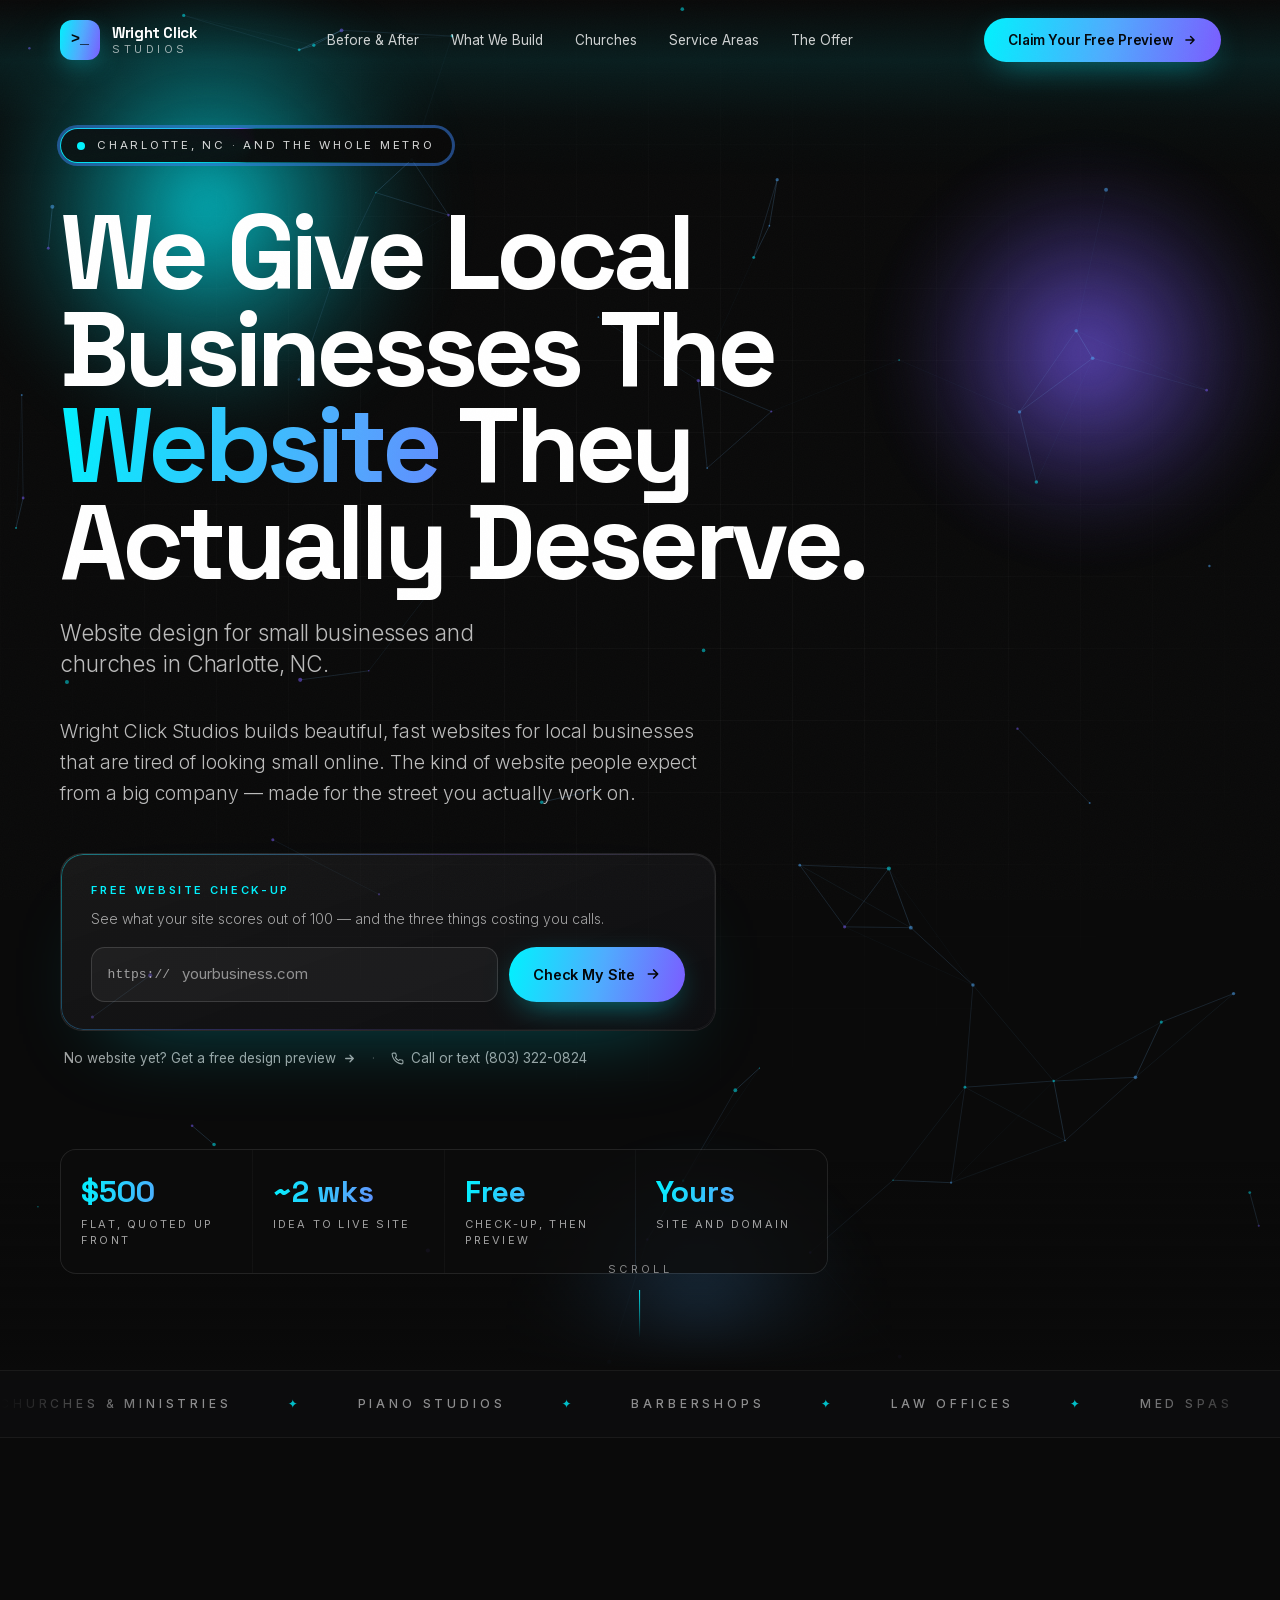
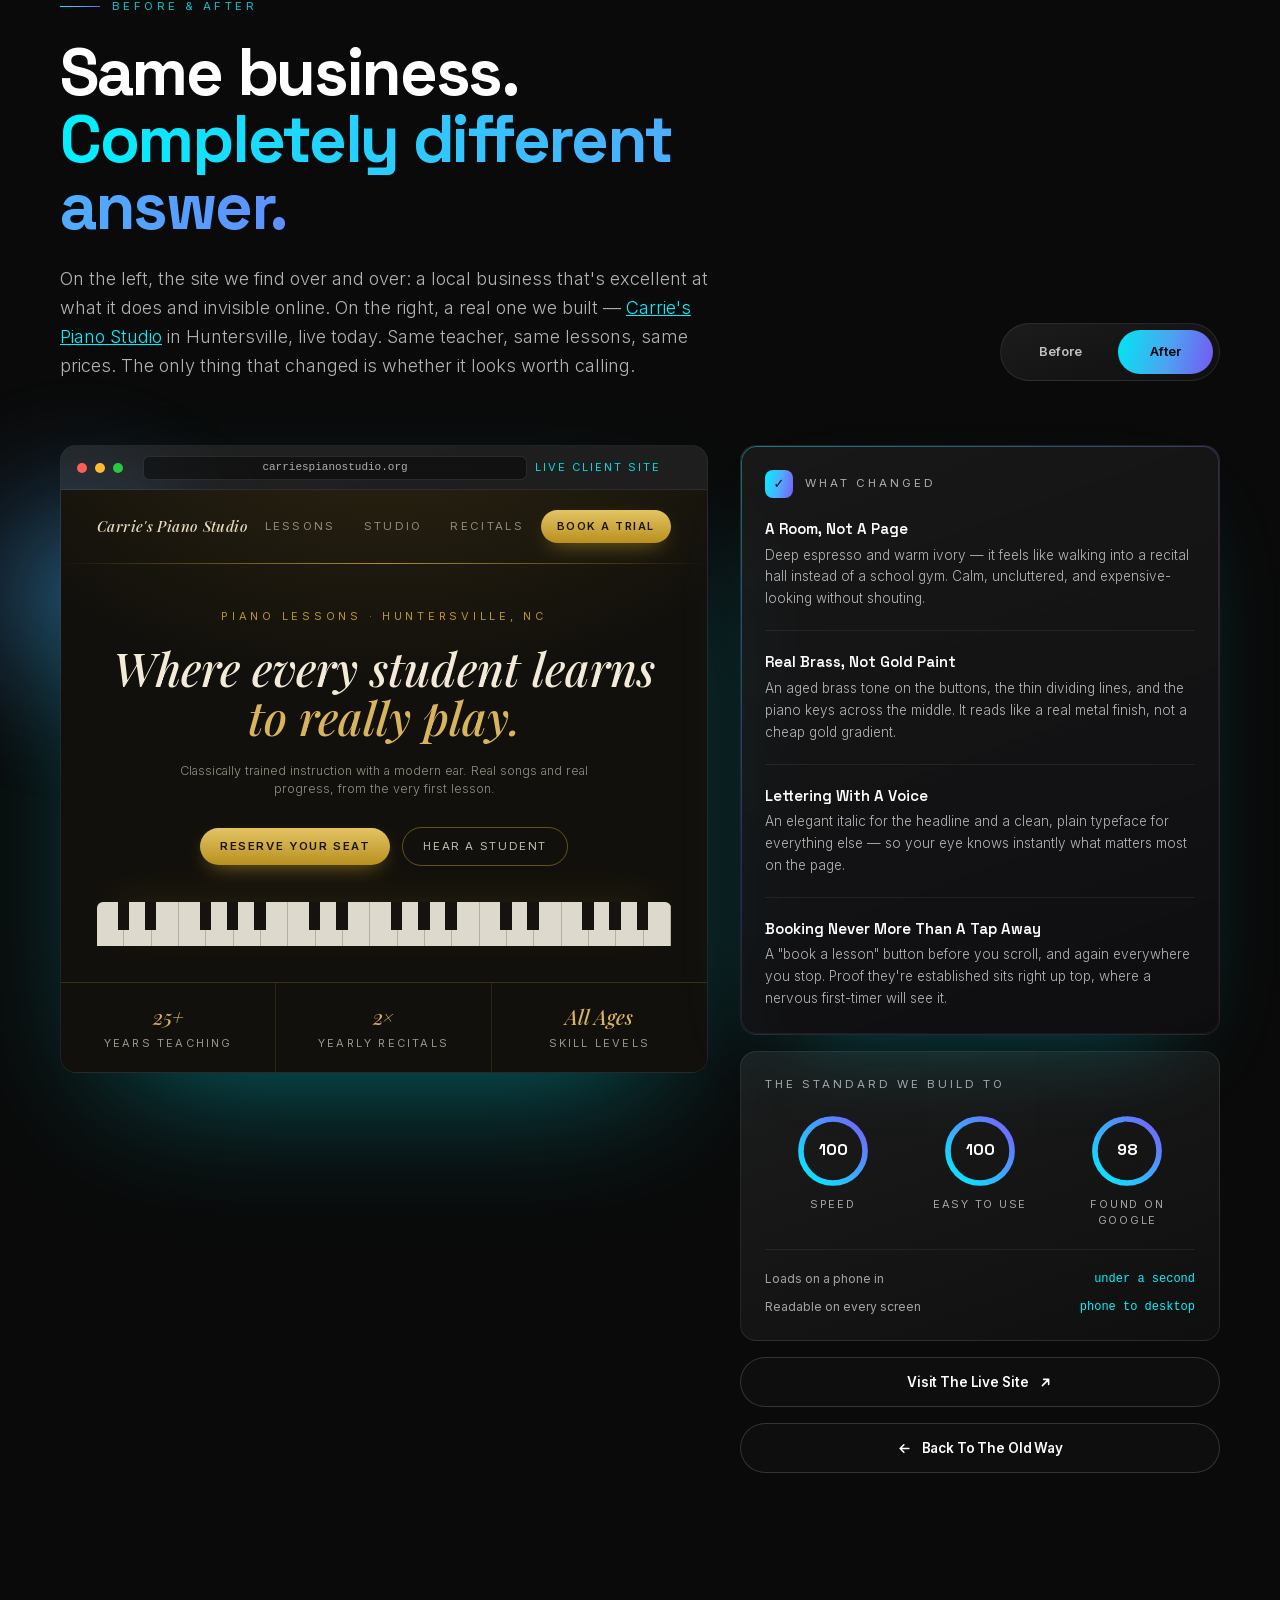
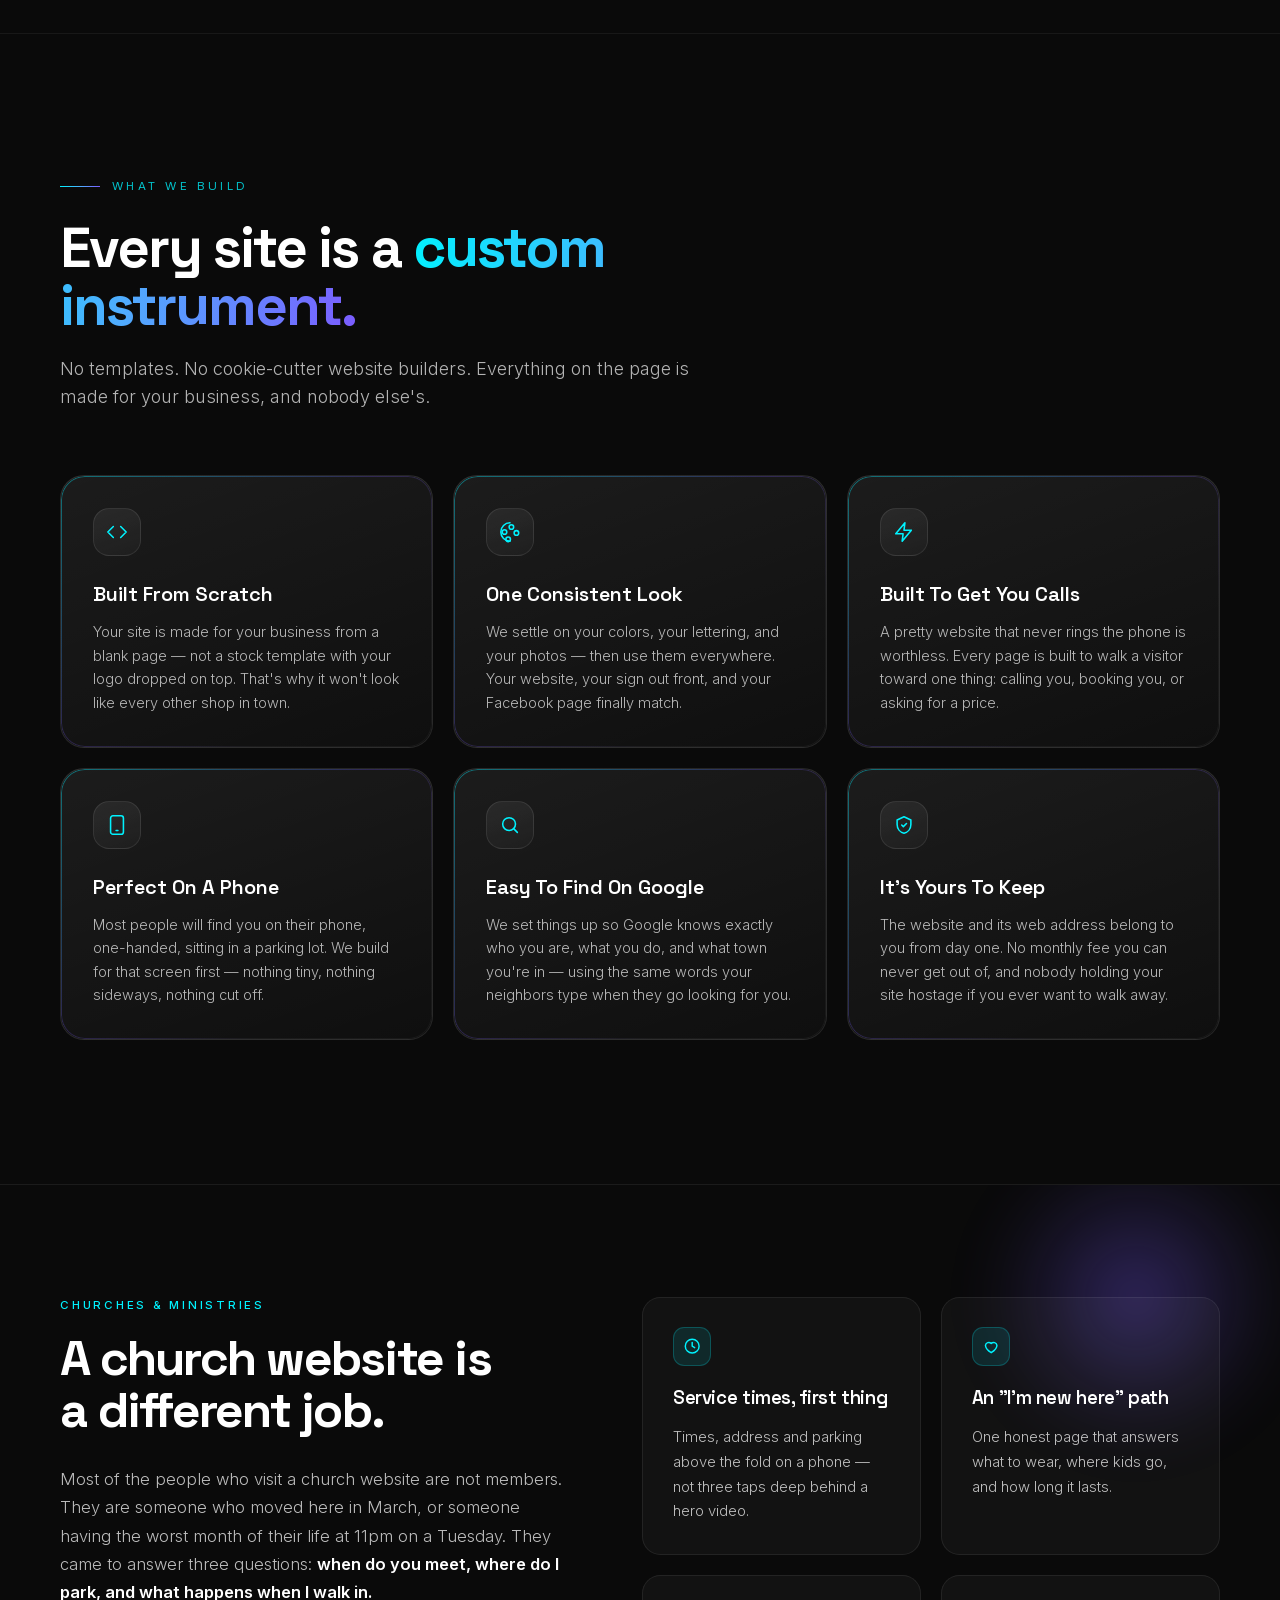
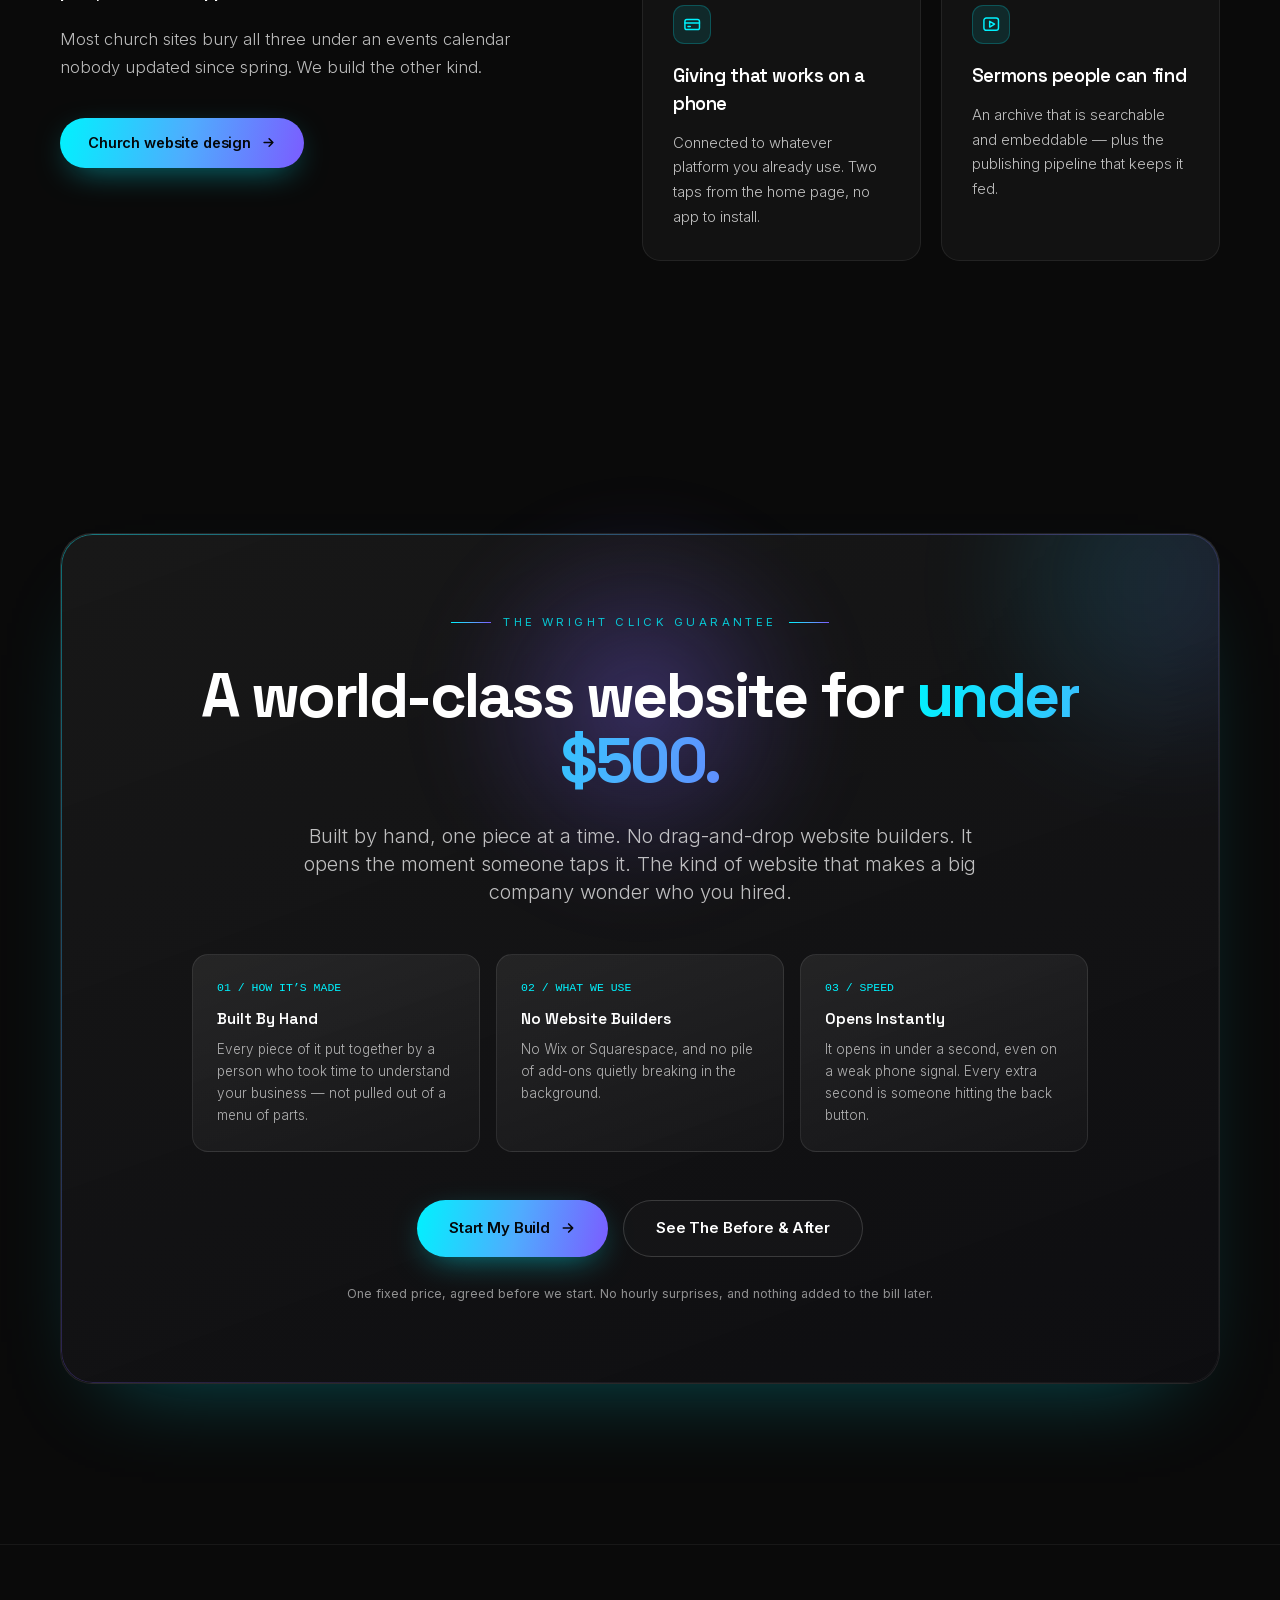
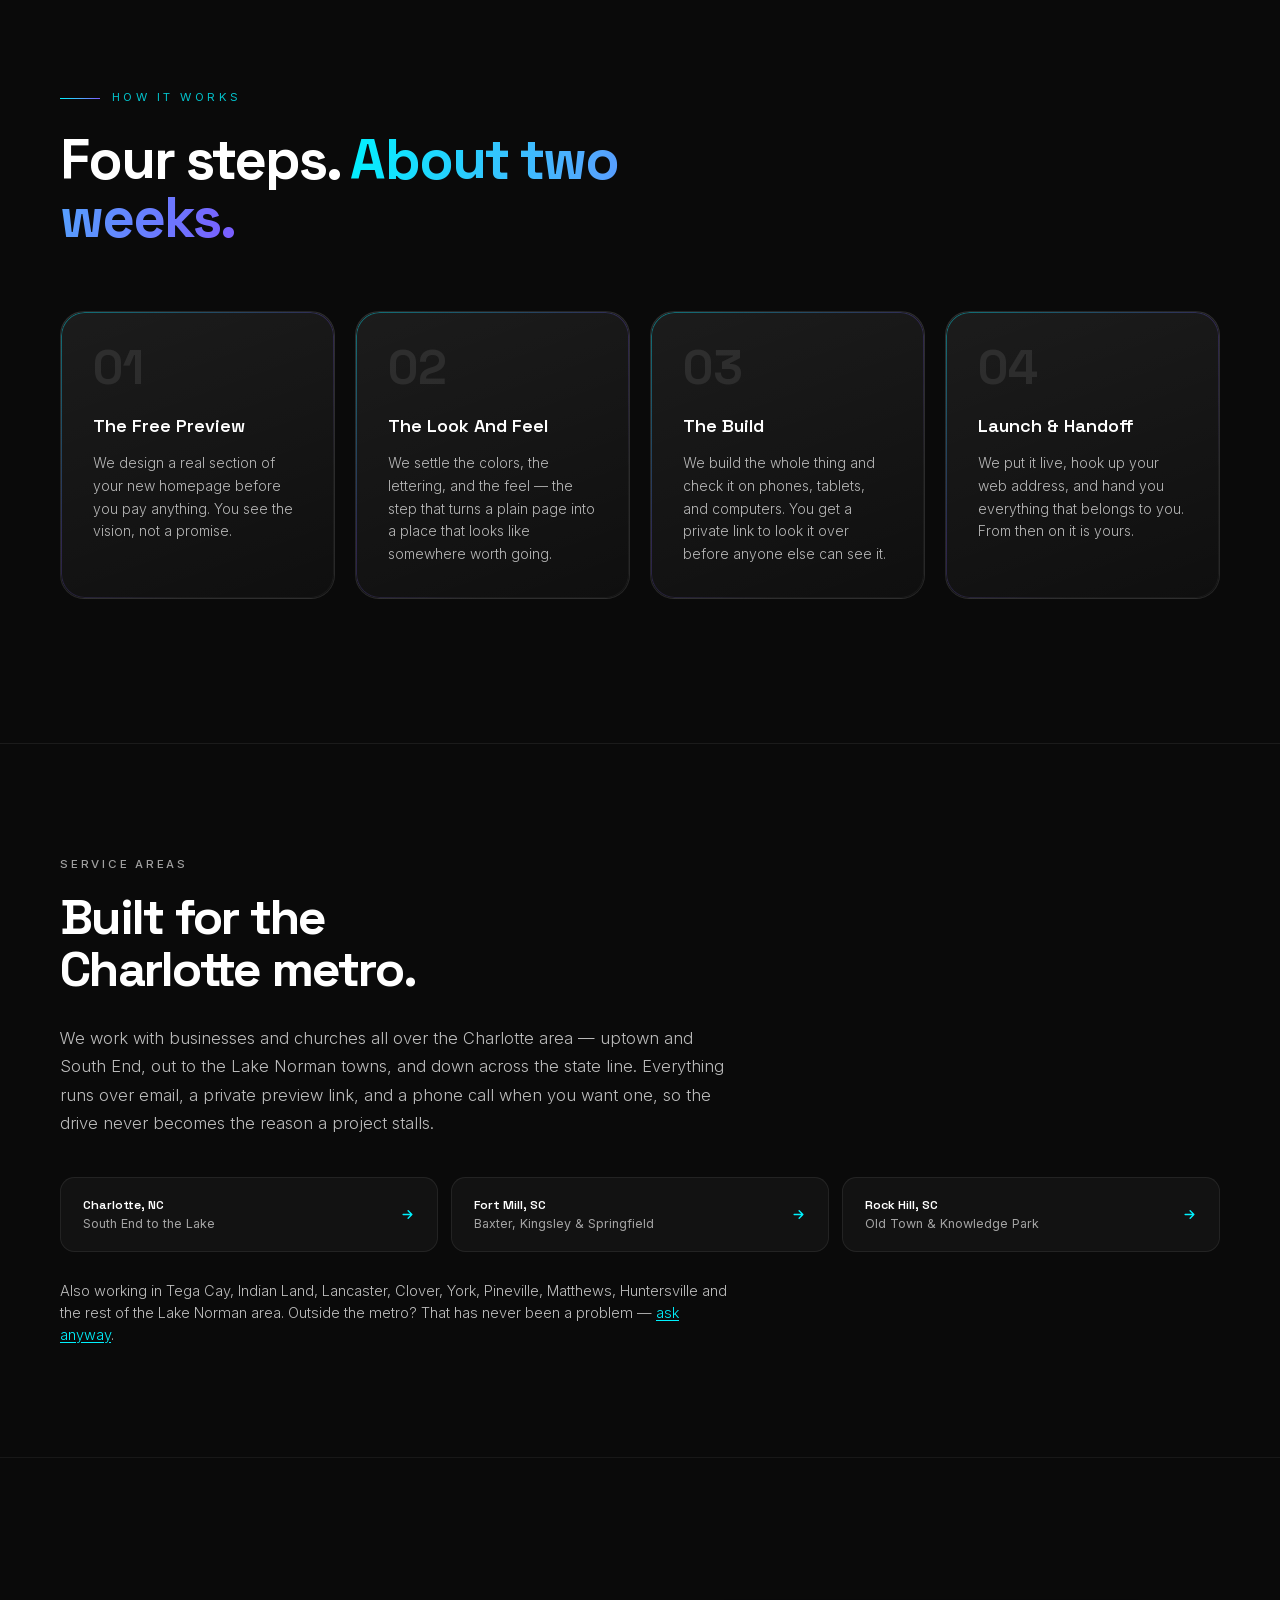
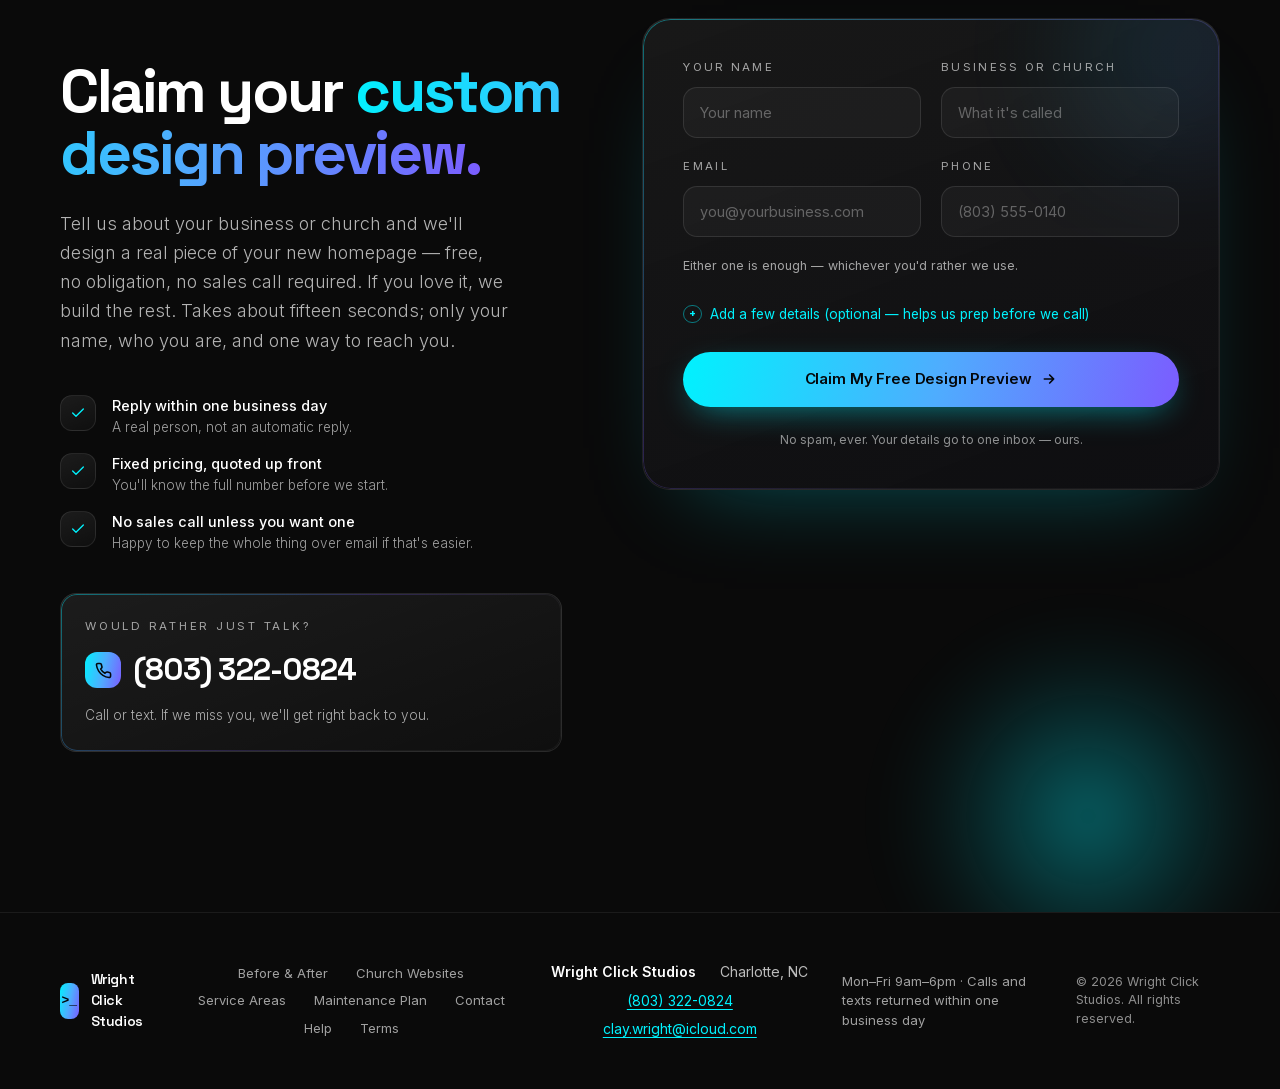
<file: index.html>
<!DOCTYPE html>
<html lang="en" class="scroll-smooth">
<head>
<meta charset="UTF-8" />
<meta name="viewport" content="width=device-width, initial-scale=1.0" />

<title>Website Design in Charlotte, NC | Wright Click Studios</title>
<meta name="description" content="Hand-built websites for local businesses and churches across the Charlotte area. $500 flat, with a free design preview before you pay." />
<link rel="canonical" href="https://wrightclickstudio.com/" />
<meta name="theme-color" content="#0A0A0A" />
<meta name="robots" content="index,follow,max-image-preview:large" />
<meta name="geo.region" content="US-NC" />
<meta name="geo.placename" content="Charlotte, North Carolina" />

<!-- Carried over from the previous page at this domain. Removing it breaks TikTok domain verification. -->
<meta name="tiktok-developers-site-verification" content="P2GTsfRB4DUnDLSib3ySKTYpfyuixVwl" />
<!-- TODO(owner): paste the Google Search Console verification tag here. See README. -->

<meta property="og:title" content="Website Design in Charlotte, NC | Wright Click Studios" />
<meta property="og:description" content="Hand-built websites for local businesses and churches across the Charlotte area. $500 flat, free evaluation, real design preview before you pay." />
<meta property="og:type" content="website" />
<meta property="og:url" content="https://wrightclickstudio.com/" />
<meta property="og:image" content="https://wrightclickstudio.com/images/og-cover.jpg" />
<meta property="og:image:width" content="1200" />
<meta property="og:image:height" content="630" />
<meta property="og:locale" content="en_US" />
<meta property="og:site_name" content="Wright Click Studios" />
<meta name="twitter:card" content="summary_large_image" />
<meta name="twitter:title" content="Website Design in Charlotte, NC" />
<meta name="twitter:description" content="Hand-built websites for local businesses and churches across the Charlotte area. $500 flat." />
<meta name="twitter:image" content="https://wrightclickstudio.com/images/og-cover.jpg" />

<link rel="icon" href="/images/favicon.svg" type="image/svg+xml" />
<link rel="apple-touch-icon" href="/images/apple-touch-icon.png" />
<link rel="manifest" href="/site.webmanifest" />

<link rel="preload" href="/fonts/spacegrotesk-latin-var.woff2" as="font" type="font/woff2" crossorigin />
<link rel="preload" href="/fonts/inter-latin-var.woff2" as="font" type="font/woff2" crossorigin />
<link rel="stylesheet" href="/css/base.css" />
<link rel="stylesheet" href="/css/site.css" />

<!-- Google Analytics 4. Replace G-XXXXXXXXXX with the real measurement ID and
     this whole block goes live; until then it is inert. site.js pushes
     lead_form and lead_call events into dataLayer either way. See README. -->
<script>
  window.dataLayer = window.dataLayer || [];
  function gtag(){dataLayer.push(arguments);}
  var GA4_ID = 'G-XXXXXXXXXX';
  if (GA4_ID.indexOf('XXXX') === -1) {
    var s = document.createElement('script');
    s.async = true; s.src = 'https://www.googletagmanager.com/gtag/js?id=' + GA4_ID;
    document.head.appendChild(s);
    gtag('js', new Date());
    gtag('config', GA4_ID);
  }
</script>

<script type="application/ld+json">
{
  "@context": "https://schema.org",
  "@graph": [
    {
      "@type": ["ProfessionalService", "WebDesignBusiness"],
      "@id": "https://wrightclickstudio.com/#business",
      "name": "Wright Click Studios",
      "description": "Hand-built websites for local businesses, churches and ministries across the Charlotte area. Flat $500 pricing with a free evaluation and design preview.",
      "url": "https://wrightclickstudio.com/",
      "telephone": "+1-803-322-0824",
      "email": "clay.wright@icloud.com",
      "priceRange": "$$",
      "image": "https://wrightclickstudio.com/images/og-cover.jpg",
      "logo": "https://wrightclickstudio.com/images/favicon.svg",
      "address": {
        "@type": "PostalAddress",
        "addressLocality": "Charlotte",
        "addressRegion": "NC",
        "addressCountry": "US"
      },
      "areaServed": [
        { "@type": "City", "name": "Charlotte", "containedInPlace": { "@type": "State", "name": "North Carolina" } },
        { "@type": "City", "name": "Huntersville", "containedInPlace": { "@type": "State", "name": "North Carolina" } },
        { "@type": "City", "name": "Matthews", "containedInPlace": { "@type": "State", "name": "North Carolina" } },
        { "@type": "City", "name": "Pineville", "containedInPlace": { "@type": "State", "name": "North Carolina" } },
        { "@type": "City", "name": "Fort Mill", "containedInPlace": { "@type": "State", "name": "South Carolina" } },
        { "@type": "City", "name": "Rock Hill", "containedInPlace": { "@type": "State", "name": "South Carolina" } }
      ],
      "knowsAbout": ["Website design", "Church website design", "Local SEO", "Google Business Profile", "Landing pages", "Sermon video publishing"],
      "makesOffer": [
        {
          "@type": "Offer",
          "name": "Free evaluation and custom design preview",
          "description": "A real section of the new homepage, designed before any payment.",
          "price": "0",
          "priceCurrency": "USD"
        },
        {
          "@type": "Offer",
          "name": "Custom website, built by hand",
          "price": "500",
          "priceCurrency": "USD",
          "priceSpecification": {
            "@type": "PriceSpecification",
            "price": "500",
            "priceCurrency": "USD",
            "valueAddedTaxIncluded": false
          }
        }
      ],
      "hasOfferCatalog": {
        "@type": "OfferCatalog",
        "name": "Website design services",
        "itemListElement": [
          { "@type": "Offer", "itemOffered": { "@type": "Service", "name": "Small business website design", "serviceType": "Web design" } },
          { "@type": "Offer", "itemOffered": { "@type": "Service", "name": "Church and ministry website design", "serviceType": "Web design" } },
          { "@type": "Offer", "itemOffered": { "@type": "Service", "name": "Website redesign", "serviceType": "Web design" } },
          { "@type": "Offer", "itemOffered": { "@type": "Service", "name": "Local SEO and Google Business Profile setup", "serviceType": "SEO" } }
        ]
      },
      "contactPoint": {
        "@type": "ContactPoint",
        "telephone": "+1-803-322-0824",
        "contactType": "sales",
        "areaServed": ["US-SC", "US-NC"],
        "availableLanguage": "English"
      }
    },
    {
      "@type": "WebSite",
      "@id": "https://wrightclickstudio.com/#website",
      "url": "https://wrightclickstudio.com/",
      "name": "Wright Click Studios",
      "publisher": { "@id": "https://wrightclickstudio.com/#business" },
      "inLanguage": "en-US"
    }
  ]
}
</script>
</head>

<body class="font-body bg-ink text-white antialiased grain">

<a class="skip-link" href="#main">Skip to main content</a>

<div id="progress"></div>
<div id="orb"></div>

<!-- ============================ NAV ============================ -->
<header id="nav" class="fixed top-0 inset-x-0 z-50 transition-all duration-500">
  <div class="max-w-screen mx-auto px-6 lg:px-10">
    <div class="flex items-center justify-between h-20">

      <a href="#top" class="group flex items-center gap-3">
        <div class="relative w-10 h-10 rounded-xl grad-bg grid place-items-center shadow-[0_8px_28px_-10px_rgba(0,242,254,.8)] transition-transform duration-500 group-hover:scale-110 group-hover:rotate-6">
          <span class="font-mono text-[15px] font-bold text-[#04070A]">&gt;_</span>
        </div>
        <div class="leading-none">
          <div class="font-display font-bold tracking-tight text-[15px]">Wright Click</div>
          <div class="text-[10px] uppercase tracking-[.32em] text-white/40 mt-1">Studios</div>
        </div>
      </a>

      <nav class="hidden lg:flex items-center gap-8 text-[13.5px] text-white/65" aria-label="Primary">
        <a href="/#work"     class="navlink hover:text-white transition-colors duration-300">Before &amp; After</a>
        <a href="/#services" class="navlink hover:text-white transition-colors duration-300">What We Build</a>
        <a href="/church-website-design.html" class="navlink hover:text-white transition-colors duration-300">Churches</a>
        <a href="/#areas"    class="navlink hover:text-white transition-colors duration-300">Service Areas</a>
        <a href="/#value"    class="navlink hover:text-white transition-colors duration-300">The Offer</a>
      </nav>

      <div class="hidden lg:block">
        <a href="#contact" class="btn btn-primary sheen px-6 py-3 text-[13.5px]">
          Claim Your Free Preview
          <svg width="14" height="14" viewBox="0 0 24 24" fill="none" stroke="currentColor" stroke-width="2.5" stroke-linecap="round" stroke-linejoin="round"><path d="M5 12h14M13 6l6 6-6 6"/></svg>
        </a>
      </div>

      <button id="menuBtn" aria-label="Open menu" aria-expanded="false"
        class="lg:hidden w-11 h-11 rounded-xl glass grid place-items-center transition-transform duration-300 hover:scale-105">
        <svg id="menuIcon" width="20" height="20" viewBox="0 0 24 24" fill="none" stroke="currentColor" stroke-width="2" stroke-linecap="round"><path d="M4 7h16M4 12h16M4 17h16"/></svg>
      </button>
    </div>
  </div>

  <!-- Mobile menu -->
  <div id="mobileMenu" class="lg:hidden hidden px-6 pb-6">
    <div class="glass-deep rounded-3xl p-6 flex flex-col gap-1">
      <a href="/#work"     class="mob-link py-3 px-3 rounded-xl text-white/80 hover:text-white hover:bg-white/5 transition-all duration-300">Before &amp; After</a>
      <a href="/#services" class="mob-link py-3 px-3 rounded-xl text-white/80 hover:text-white hover:bg-white/5 transition-all duration-300">What We Build</a>
      <a href="/church-website-design.html" class="mob-link py-3 px-3 rounded-xl text-white/80 hover:text-white hover:bg-white/5 transition-all duration-300">Churches &amp; Ministries</a>
      <a href="/#areas"    class="mob-link py-3 px-3 rounded-xl text-white/80 hover:text-white hover:bg-white/5 transition-all duration-300">Service Areas</a>
      <a href="/#value"    class="mob-link py-3 px-3 rounded-xl text-white/80 hover:text-white hover:bg-white/5 transition-all duration-300">The Offer</a>
      <a href="/#process"  class="mob-link py-3 px-3 rounded-xl text-white/80 hover:text-white hover:bg-white/5 transition-all duration-300">Process</a>
      <a href="tel:+18033220824" data-loc="mobile-menu" class="mob-link py-3 px-3 rounded-xl text-white/80 hover:text-white hover:bg-white/5 transition-all duration-300">Call or text (803) 322-0824</a>
      <a href="/#contact"  class="mob-link btn btn-primary sheen mt-4 py-3.5">Claim Your Free Preview</a>
    </div>
  </div>
</header>

<main id="main">

<!-- ============================ HERO ============================ -->
<section id="top" class="relative min-h-[100svh] flex items-center overflow-hidden pt-32 pb-24">

  <!-- ambient: each .plx layer drifts against the cursor at its own depth -->
  <div class="absolute inset-0 overflow-hidden pointer-events-none">
    <div class="plx absolute inset-0" data-depth="12">
      <div class="absolute inset-0 grid-lines opacity-70"></div>
    </div>
    <div class="plx absolute inset-0" data-depth="30">
      <div class="aurora a-cyan drift-slow w-[46rem] h-[46rem] -top-40 -left-40"></div>
    </div>
    <div class="plx absolute inset-0" data-depth="-38">
      <div class="aurora a-violet drift-slower w-[40rem] h-[40rem] top-8 -right-32" style="opacity:.9"></div>
    </div>
    <div class="plx absolute inset-0" data-depth="22">
      <div class="aurora a-azure drift-slow w-[34rem] h-[34rem] bottom-[-14rem] left-1/3" style="opacity:.75"></div>
    </div>

    <canvas id="particles" class="absolute inset-0 w-full h-full"></canvas>
    <div class="scanline"></div>
    <div class="absolute inset-x-0 bottom-0 h-52 bg-gradient-to-t from-ink to-transparent"></div>
  </div>

  <div class="relative max-w-screen mx-auto px-6 lg:px-10 w-full">
    <div id="heroInner" class="max-w-5xl">

      <!-- The old badge here read "2 spots left this month" and was hardcoded,
           so it said the same thing on every visit forever. Fake scarcity that
           never moves reads as a lie the second time someone lands on the page,
           and it costs more trust than it buys urgency. Replaced with something
           that is simply true and does local-SEO work at the same time. -->
      <div class="reveal ring inline-block mb-9" style="--d:0ms">
        <span class="ring-spin"></span>
        <div class="relative flex items-center gap-3 rounded-full bg-ink/95 px-4 py-2">
          <span class="relative flex h-2 w-2">
            <span class="relative inline-flex rounded-full h-2 w-2 bg-cyan"></span>
          </span>
          <span class="text-[11.5px] uppercase tracking-[.24em] text-white/70">Charlotte, NC &middot; and the whole metro</span>
        </div>
      </div>

      <h1 class="hl font-display font-bold tracking-[-.045em] leading-[.92] text-[clamp(2.9rem,8.2vw,7.4rem)]">
        <span class="line-mask"><span class="line-inner" style="--d:80ms">We Give Local</span></span>
        <span class="line-mask"><span class="line-inner" style="--d:190ms">Businesses The</span></span>
        <span class="line-mask"><span class="line-inner" style="--d:300ms"><span class="grad-flow">Website</span> They</span></span>
        <span class="line-mask"><span class="line-inner" style="--d:410ms">Actually Deserve.</span></span>
        <!-- Keyword-bearing half of the H1. The punchy line above carries the
             emotion; this one carries "website design" + the towns, so the H1
             is actually about something a person types into Google. -->
        <span class="line-mask"><span class="line-inner h1-sub" style="--d:520ms">Website design for small businesses and churches in&nbsp;Charlotte,&nbsp;NC.</span></span>
      </h1>

      <p class="reveal mt-9 text-[clamp(1.02rem,1.5vw,1.32rem)] leading-relaxed text-white/55 max-w-2xl font-light" style="--d:620ms">
        Wright Click Studios builds beautiful, fast websites for local businesses that are tired of looking
        small online. The kind of website people expect from a big company — made for the street you
        actually work on.
      </p>

      <!-- Free website check-up. The lowest-commitment door on the page: one
           field, no name, no phone. The design preview is a project-sized ask
           and only converts people already decided; this catches everybody
           else and hands them to the preview once they've seen their score.
           The email is deliberately asked for in a SECOND step, after the URL
           is in — committing to the small thing first is what makes the
           bigger ask land. -->
      <div class="reveal mt-11" style="--d:720ms" data-callbar-after>
        <form id="scoreForm" novalidate class="checkup glass-deep grad-border" data-source="Home hero check-up">

          <!-- step 1: the url -->
          <div class="ck-step" data-ck-step="url">
            <label for="ckUrl" class="ck-label">Free website check-up</label>
            <p class="ck-sub">See what your site scores out of 100 — and the three things costing you calls.</p>
            <div class="ck-row">
              <div class="ck-field">
                <span class="ck-prefix" aria-hidden="true">https://</span>
                <input id="ckUrl" name="ckUrl" type="text" inputmode="url" autocomplete="url"
                       spellcheck="false" placeholder="yourbusiness.com" class="ck-input" />
              </div>
              <button type="submit" class="btn btn-primary sheen ck-go">
                <span id="ckGoLabel">Check My Site</span>
                <svg width="16" height="16" viewBox="0 0 24 24" fill="none" stroke="currentColor" stroke-width="2.5" stroke-linecap="round" stroke-linejoin="round"><path d="M5 12h14M13 6l6 6-6 6"/></svg>
              </button>
            </div>
            <p class="field-err" data-err-for="ckUrl"></p>
          </div>

          <!-- step 2: where to send it -->
          <div class="ck-step" data-ck-step="email" hidden>
            <label for="ckEmail" class="ck-label">Where should we send it?</label>
            <p class="ck-sub">Scoring <span id="ckEchoUrl" class="ck-echo"></span>
              &middot; <button type="button" id="ckEditUrl" class="ck-edit">change</button></p>
            <div class="ck-row">
              <div class="ck-field">
                <input id="ckEmail" name="ckEmail" type="email" inputmode="email" autocomplete="email"
                       placeholder="you@yourbusiness.com" class="ck-input" />
              </div>
              <button type="submit" class="btn btn-primary sheen ck-go">
                <span id="ckSendLabel">Send My Score</span>
                <svg width="16" height="16" viewBox="0 0 24 24" fill="none" stroke="currentColor" stroke-width="2.5" stroke-linecap="round" stroke-linejoin="round"><path d="M5 12h14M13 6l6 6-6 6"/></svg>
              </button>
            </div>
            <p class="field-err" data-err-for="ckEmail"></p>
            <p class="ck-fine">Your report, free. No call unless you ask for one.</p>
          </div>

          <!-- step 3: done -->
          <div class="ck-step ck-done" data-ck-step="done" hidden>
            <span class="ck-tick" aria-hidden="true">
              <svg width="19" height="19" viewBox="0 0 24 24" fill="none" stroke="#04070A" stroke-width="3" stroke-linecap="round" stroke-linejoin="round"><path d="M20 6L9 17l-5-5"/></svg>
            </span>
            <div>
              <div class="ck-done-h">We're on it.</div>
              <p class="ck-sub">We run every check-up by hand, so it lands in your inbox
                within one business day — score, the fixes in plain English, and a card you can keep.</p>
              <!-- The bridge. A score tells someone their site is losing them
                   money; this is the one click that turns that into a project. -->
              <a href="#contact" class="ck-bridge">While you wait &mdash; see your homepage redesigned, free
                <svg width="14" height="14" viewBox="0 0 24 24" fill="none" stroke="currentColor" stroke-width="2.5" stroke-linecap="round" stroke-linejoin="round"><path d="M5 12h14M13 6l6 6-6 6"/></svg>
              </a>
            </div>
          </div>

          <!-- honeypot -->
          <input type="checkbox" name="botcheck" id="ckBotcheck" tabindex="-1" autocomplete="off"
                 style="display:none !important" aria-hidden="true" />

          <div id="ckError" class="ck-err hidden" role="alert">
            We couldn't send that just now. Try again in a moment — or call or text
            <a href="tel:+18033220824" data-loc="checkup-error">(803) 322-0824</a>.
          </div>
        </form>

        <!-- The other two doors. The check-up is useless to someone with no site
             at all — a lot of small churches — so the preview stays one tap away. -->
        <div class="ck-alt">
          <a href="#contact">No website yet? Get a free design preview
            <svg width="13" height="13" viewBox="0 0 24 24" fill="none" stroke="currentColor" stroke-width="2.5" stroke-linecap="round" stroke-linejoin="round"><path d="M5 12h14M13 6l6 6-6 6"/></svg>
          </a>
          <span class="ck-alt-sep" aria-hidden="true">·</span>
          <a href="tel:+18033220824" data-loc="hero">
            <svg width="13" height="13" viewBox="0 0 24 24" fill="none" stroke="currentColor" stroke-width="2" stroke-linecap="round" stroke-linejoin="round"><path d="M22 16.9v3a2 2 0 0 1-2.2 2 19.8 19.8 0 0 1-8.6-3.1 19.5 19.5 0 0 1-6-6A19.8 19.8 0 0 1 2.1 4.2 2 2 0 0 1 4.1 2h3a2 2 0 0 1 2 1.7c.1 1 .4 1.9.7 2.8a2 2 0 0 1-.5 2.1L8.1 9.9a16 16 0 0 0 6 6l1.3-1.3a2 2 0 0 1 2.1-.4c.9.3 1.8.6 2.8.7a2 2 0 0 1 1.7 2Z"/></svg>
            Call or text (803) 322-0824
          </a>
        </div>
      </div>

      <!-- Stat strip. The previous four were about us, not the buyer: "100%
           built by hand", "0 website builders used", and a "<1s load time"
           claim the page itself could not meet. These four are all things the
           buyer gets, and all of them are true. -->
      <div class="reveal mt-20 grid grid-cols-2 md:grid-cols-4 gap-px rounded-2xl overflow-hidden border border-white/[.07] bg-white/[.04] max-w-3xl" style="--d:820ms">
        <div class="stat bg-ink/80 px-5 py-6">
          <div class="font-display text-3xl font-bold grad-text">$<span class="counter" data-count="500">0</span></div>
          <div class="mt-1.5 text-[10.5px] uppercase tracking-[.2em] text-white/40">Flat, quoted up front</div>
        </div>
        <div class="stat bg-ink/80 px-5 py-6">
          <div class="font-display text-3xl font-bold grad-text">~<span class="counter" data-count="2">0</span> wks</div>
          <div class="mt-1.5 text-[10.5px] uppercase tracking-[.2em] text-white/40">Idea to live site</div>
        </div>
        <div class="stat bg-ink/80 px-5 py-6">
          <div class="font-display text-3xl font-bold grad-text">Free</div>
          <div class="mt-1.5 text-[10.5px] uppercase tracking-[.2em] text-white/40">Check-up, then preview</div>
        </div>
        <div class="stat bg-ink/80 px-5 py-6">
          <div class="font-display text-3xl font-bold grad-text">Yours</div>
          <div class="mt-1.5 text-[10.5px] uppercase tracking-[.2em] text-white/40">Site and domain</div>
        </div>
      </div>
    </div>
  </div>

  <div class="absolute bottom-8 left-1/2 -translate-x-1/2 flex flex-col items-center gap-3 text-white/25">
    <span class="text-[10px] uppercase tracking-[.3em]">Scroll</span>
    <div class="cue-line w-px h-12 bg-gradient-to-b from-cyan to-transparent"></div>
  </div>
</section>

<!-- ============================ MARQUEE ============================ -->
<section class="relative border-y border-white/[.06] py-6 bg-ink2/60 overflow-hidden marquee">
  <div class="fade-x">
    <div class="marquee-track flex gap-14 w-max whitespace-nowrap text-[12px] uppercase tracking-[.32em] text-white/30 font-medium">
      <span>Churches &amp; Ministries</span><span class="text-cyan/50">✦</span>
      <span>Piano Studios</span><span class="text-cyan/50">✦</span>
      <span>Barbershops</span><span class="text-cyan/50">✦</span>
      <span>Law Offices</span><span class="text-cyan/50">✦</span>
      <span>Med Spas</span><span class="text-cyan/50">✦</span>
      <span>Contractors</span><span class="text-cyan/50">✦</span>
      <span>Coffee Roasters</span><span class="text-cyan/50">✦</span>
      <span>Private Tutors</span><span class="text-cyan/50">✦</span>
      <span>Boutique Fitness</span><span class="text-cyan/50">✦</span>
      <!-- duplicate for seamless loop -->
      <span>Churches &amp; Ministries</span><span class="text-cyan/50">✦</span>
      <span>Piano Studios</span><span class="text-cyan/50">✦</span>
      <span>Barbershops</span><span class="text-cyan/50">✦</span>
      <span>Law Offices</span><span class="text-cyan/50">✦</span>
      <span>Med Spas</span><span class="text-cyan/50">✦</span>
      <span>Contractors</span><span class="text-cyan/50">✦</span>
      <span>Coffee Roasters</span><span class="text-cyan/50">✦</span>
      <span>Private Tutors</span><span class="text-cyan/50">✦</span>
      <span>Boutique Fitness</span><span class="text-cyan/50">✦</span>
    </div>
  </div>
</section>

<!-- ============================ CASE STUDY ============================ -->
<section id="work" class="relative py-28 lg:py-40 overflow-hidden">
  <div class="aurora a-azure drift-slower w-[38rem] h-[38rem] top-1/4 -left-56" style="opacity:.5"></div>

  <div class="relative max-w-screen mx-auto px-6 lg:px-10">

    <div class="flex flex-col lg:flex-row lg:items-end lg:justify-between gap-8 mb-16">
      <div class="max-w-2xl">
        <div class="reveal flex items-center gap-3 mb-6">
          <span class="eyebrow-line h-px grad-bg"></span>
          <span class="text-[11px] uppercase tracking-[.3em] text-cyan/80">Before &amp; After</span>
        </div>
        <h2 class="reveal font-display font-bold tracking-[-.035em] leading-[1.02] text-[clamp(2.1rem,5.2vw,4.1rem)]" style="--d:80ms">
          Same business.<br /><span class="grad-flow">Completely different answer.</span>
        </h2>
        <!-- "Before" is a composite of what we typically find, not a screenshot
             of this client's old site — labelled that way on the panel itself.
             "After" is the real, live build. Dressing up an invented before as
             a named client's history is the kind of thing that unravels. -->
        <p class="reveal mt-6 text-white/50 text-lg font-light leading-relaxed" style="--d:150ms">
          On the left, the site we find over and over: a local business that's excellent at what it does
          and invisible online. On the right, a real one we built &mdash;
          <a href="https://carriespianostudio.org/" target="_blank" rel="noopener"
             class="text-cyan underline underline-offset-4">Carrie's Piano Studio</a>
          in Huntersville, live today. Same teacher, same lessons, same prices. The only thing that
          changed is whether it looks worth calling.
        </p>
      </div>

      <!-- Tabs -->
      <div class="reveal" style="--d:220ms">
        <div id="tabs" class="relative glass rounded-full p-1.5 flex gap-1 w-full sm:w-auto" role="tablist" aria-label="Before and after comparison">
          <span id="tabIndicator" class="tab-indicator absolute top-1.5 bottom-1.5 left-0 rounded-full grad-bg opacity-95"></span>
          <button class="tab-btn relative z-10 px-6 sm:px-8 py-3 rounded-full text-[13px] font-semibold text-white/55 flex-1"
                  role="tab" aria-selected="false" aria-controls="panel-before" id="tab-before" data-tab="before">
            Before
          </button>
          <button class="tab-btn relative z-10 px-6 sm:px-8 py-3 rounded-full text-[13px] font-semibold text-[#04070A] flex-1"
                  role="tab" aria-selected="true" aria-controls="panel-after" id="tab-after" data-tab="after">
            After
          </button>
        </div>
      </div>
    </div>

    <!-- ---------- PANEL: BEFORE ---------- -->
    <div id="panel-before" class="panel" role="tabpanel" aria-labelledby="tab-before" tabindex="0">
      <div class="case-grid grid lg:grid-cols-[1.35fr_1fr] gap-8 items-start">

        <!-- Browser mock: old site -->
        <div class="rounded-2xl overflow-hidden border border-white/10 bg-[#1a1a1c] shadow-[0_50px_120px_-60px_rgba(0,0,0,.9)]">
          <div class="flex items-center gap-2 px-4 h-11 bg-[#232326] border-b border-black/40">
            <span class="chrome-dot bg-[#FF5F57]"></span>
            <span class="chrome-dot bg-[#FEBC2E]"></span>
            <span class="chrome-dot bg-[#28C840]"></span>
            <div class="ml-3 flex-1 max-w-sm h-6 rounded-md bg-[#141416] border border-white/5 grid place-items-center">
              <span class="font-mono text-[10.5px] text-white/35">thepianostudio.net/home.html</span>
            </div>
            <span class="text-[10px] uppercase tracking-[.18em] text-white/25 hidden sm:block">A Typical Starting Point</span>
          </div>

          <div class="old-site p-0">
            <div class="old-banner py-4 px-3">
              <div style="font-size:22px; font-weight:bold;">The Piano Studio</div>
              <div style="font-size:12px; color:#444;">Piano Lessons &nbsp;|&nbsp; All Ages &nbsp;|&nbsp; Call Today!</div>
            </div>
            <div class="old-nav py-2 px-3">
              <a href="#work" onclick="return false">Home</a> |
              <a href="#work" onclick="return false">About</a> |
              <a href="#work" onclick="return false">Rates</a> |
              <a href="#work" onclick="return false">Contact</a> |
              <a href="#work" onclick="return false">Links</a>
            </div>

            <div class="p-4 sm:p-6">
              <div style="text-align:center; font-size:15px; font-weight:bold; margin-bottom:8px;">
                Welcome to my web site!
              </div>
              <div class="flex flex-col sm:flex-row gap-4">
                <div class="imgbox w-full sm:w-40 h-24 shrink-0">photo1.jpg</div>
                <div style="font-size:13px;">
                  <p style="margin:0 0 8px;">
                    Hello and welcome. We have been teaching piano lessons for many years to students
                    of all ages and skill levels. Lessons are held at our studio. Please call for
                    availability as spots fill up fast.
                  </p>
                  <p style="margin:0;">
                    Rates: $30 per half hour. Recitals are held twice a year.
                    <a href="#work" onclick="return false">Click here</a> for more info.
                  </p>
                </div>
              </div>
              <hr />

              <div style="font-size:14px; font-weight:bold; margin-bottom:6px;">News &amp; Announcements</div>
              <ul style="font-size:12.5px; margin:0 0 10px; padding-left:20px;">
                <li>Summer recital sign-up sheet is posted in the studio. (06/2010)</li>
                <li>No lessons the week of Thanksgiving. (11/2009)</li>
                <li>New students welcome — please call before stopping by. (2008)</li>
              </ul>

              <hr />

              <div style="font-size:14px; font-weight:bold; margin-bottom:6px;">Lesson Rates</div>
              <table style="border-collapse:collapse; font-size:12.5px; width:100%; max-width:420px;">
                <tr style="background:#eee;">
                  <td style="border:1px solid #bbb; padding:4px 8px;"><b>Length</b></td>
                  <td style="border:1px solid #bbb; padding:4px 8px;"><b>Price</b></td>
                  <td style="border:1px solid #bbb; padding:4px 8px;"><b>Notes</b></td>
                </tr>
                <tr>
                  <td style="border:1px solid #bbb; padding:4px 8px;">30 min</td>
                  <td style="border:1px solid #bbb; padding:4px 8px;">$30</td>
                  <td style="border:1px solid #bbb; padding:4px 8px;">Beginners</td>
                </tr>
                <tr>
                  <td style="border:1px solid #bbb; padding:4px 8px;">45 min</td>
                  <td style="border:1px solid #bbb; padding:4px 8px;">$42</td>
                  <td style="border:1px solid #bbb; padding:4px 8px;">Call to ask</td>
                </tr>
                <tr>
                  <td style="border:1px solid #bbb; padding:4px 8px;">60 min</td>
                  <td style="border:1px solid #bbb; padding:4px 8px;">$55</td>
                  <td style="border:1px solid #bbb; padding:4px 8px;">Advanced only</td>
                </tr>
              </table>

              <hr />

              <div class="flex flex-col sm:flex-row gap-4 items-start">
                <div class="imgbox w-28 h-20 shrink-0">studio2.jpg</div>
                <div style="font-size:12.5px;">
                  <b>Contact:</b> Call or email &nbsp;·&nbsp;
                  <a href="#work" onclick="return false">info@thepianostudio.net</a><br />
                  <b>Hours:</b> Mon–Thu 3pm-8pm<br />
                  <b>Location:</b> Home studio — address given after first call.
                </div>
              </div>

              <hr />
              <div style="text-align:center; font-size:11px; color:#777;">
                Last updated: 03/14/2011 &nbsp;|&nbsp; Visitors: 004192 &nbsp;|&nbsp; Best viewed at 1024x768
              </div>
            </div>
          </div>
        </div>

        <!-- Diagnosis -->
        <div class="space-y-4">
          <div class="glass rounded-2xl p-6 grad-border">
            <div class="text-[11px] uppercase tracking-[.26em] text-white/40 mb-4">What's Costing Them Customers</div>
            <ul class="space-y-3.5 text-[14.5px] text-white/60 font-light">
              <li class="flex gap-3"><span class="text-[#FF6B6B] mt-.5">✕</span> Looks like a typed document, not a business</li>
              <li class="flex gap-3"><span class="text-[#FF6B6B] mt-.5">✕</span> Have to pinch and zoom to read it on a phone</li>
              <li class="flex gap-3"><span class="text-[#FF6B6B] mt-.5">✕</span> Prices buried in a paragraph, no way to book</li>
              <li class="flex gap-3"><span class="text-[#FF6B6B] mt-.5">✕</span> Nothing telling a visitor what to do next</li>
              <li class="flex gap-3"><span class="text-[#FF6B6B] mt-.5">✕</span> Old dates that make it look closed down</li>
              <li class="flex gap-3"><span class="text-[#FF6B6B] mt-.5">✕</span> A great business that comes across as cheap</li>
            </ul>
          </div>

          <div class="glass rounded-2xl p-6">
            <p class="text-white/45 text-[14.5px] font-light leading-relaxed italic">
              "This is the one we see most. The business is the best in town, and the website is
              quietly telling everyone it's the cheapest."
            </p>
            <div class="mt-4 text-[11px] uppercase tracking-[.22em] text-white/30">— What We Fix First</div>
          </div>

          <button class="btn btn-ghost w-full py-3.5 text-[13.5px]" data-goto="after">
            See The Wright Click Way
            <svg width="15" height="15" viewBox="0 0 24 24" fill="none" stroke="currentColor" stroke-width="2.5" stroke-linecap="round" stroke-linejoin="round"><path d="M5 12h14M13 6l6 6-6 6"/></svg>
          </button>
        </div>
      </div>
    </div>

    <!-- ---------- PANEL: AFTER ---------- -->
    <div id="panel-after" class="panel active" role="tabpanel" aria-labelledby="tab-after" tabindex="0">
      <div class="case-grid grid lg:grid-cols-[1.35fr_1fr] gap-8 items-start">

        <!-- Browser mock: new site -->
        <div class="relative rounded-2xl overflow-hidden glass-deep shadow-[0_60px_140px_-60px_rgba(0,242,254,.45)]">
          <div class="flex items-center gap-2 px-4 h-11 bg-white/[.04] border-b border-white/[.07]">
            <span class="chrome-dot bg-[#FF5F57]"></span>
            <span class="chrome-dot bg-[#FEBC2E]"></span>
            <span class="chrome-dot bg-[#28C840]"></span>
            <div class="ml-3 flex-1 max-w-sm h-6 rounded-md bg-black/40 border border-white/10 grid place-items-center">
              <span class="font-mono text-[10.5px] text-white/45">carriespianostudio.org</span>
            </div>
            <span class="text-[10px] uppercase tracking-[.18em] text-cyan/70 hidden sm:block">Live Client Site</span>
          </div>

          <div class="new-site">
            <!-- nav -->
            <div class="flex items-center justify-between px-6 sm:px-9 py-5">
              <div class="serif text-[15px] tracking-wide" style="color:#E8DCC0;">Carrie's Piano Studio</div>
              <div class="hidden sm:flex gap-7 text-[11px] uppercase tracking-[.2em]" style="color:rgba(237,230,214,.55)">
                <span>Lessons</span><span>Studio</span><span>Recitals</span>
              </div>
              <div class="brass-btn hidden sm:block text-[10.5px] font-semibold px-4 py-2 rounded-full uppercase tracking-[.14em]">Book a Trial</div>
            </div>
            <div class="brass-rule"></div>

            <!-- hero -->
            <div class="px-6 sm:px-9 pt-11 pb-9 text-center relative">
              <div class="text-[10px] uppercase tracking-[.34em] mb-5" style="color:rgba(201,162,39,.9)">Piano Lessons · Huntersville, NC</div>
              <div class="serif leading-[1.06] text-[clamp(1.7rem,3.6vw,2.9rem)]" style="color:#F3EBD8;">
                Where every student learns<br /><em style="color:#D8B45C;">to really play.</em>
              </div>
              <p class="mt-5 text-[12.5px] font-light max-w-md mx-auto" style="color:rgba(237,230,214,.6)">
                Classically trained instruction with a modern ear. Real songs and real progress,
                from the very first lesson.
              </p>
              <div class="mt-7 flex items-center justify-center gap-3">
                <div class="brass-btn text-[11px] font-semibold px-5 py-2.5 rounded-full uppercase tracking-[.14em]">Reserve Your Seat</div>
                <div class="text-[11px] px-5 py-2.5 rounded-full uppercase tracking-[.14em]" style="border:1px solid rgba(201,162,39,.45); color:rgba(237,230,214,.8)">Hear a Student</div>
              </div>

              <!-- piano keys motif -->
              <div class="mt-9 h-11 rounded-t-md overflow-hidden opacity-90" style="box-shadow:0 -10px 40px -20px rgba(201,162,39,.9)">
                <div class="keys">
                  <i class="b"></i><i class="b"></i><i></i><i class="b"></i><i class="b"></i><i class="b"></i><i></i>
                  <i class="b"></i><i class="b"></i><i></i><i class="b"></i><i class="b"></i><i class="b"></i><i></i>
                  <i class="b"></i><i class="b"></i><i></i><i class="b"></i><i class="b"></i><i class="b"></i><i></i>
                </div>
              </div>
            </div>

            <!-- proof row -->
            <div class="grid grid-cols-3 border-t" style="border-color:rgba(201,162,39,.22)">
              <div class="px-4 py-5 text-center border-r" style="border-color:rgba(201,162,39,.16)">
                <div class="serif text-xl" style="color:#D8B45C;">25+</div>
                <div class="text-[9.5px] uppercase tracking-[.2em] mt-1" style="color:rgba(237,230,214,.62)">Years Teaching</div>
              </div>
              <div class="px-4 py-5 text-center border-r" style="border-color:rgba(201,162,39,.16)">
                <div class="serif text-xl" style="color:#D8B45C;">2×</div>
                <div class="text-[9.5px] uppercase tracking-[.2em] mt-1" style="color:rgba(237,230,214,.62)">Yearly Recitals</div>
              </div>
              <div class="px-4 py-5 text-center">
                <div class="serif text-xl" style="color:#D8B45C;">All Ages</div>
                <div class="text-[9.5px] uppercase tracking-[.2em] mt-1" style="color:rgba(237,230,214,.62)">Skill Levels</div>
              </div>
            </div>
          </div>
        </div>

        <!-- Build sheet -->
        <div class="space-y-4">

          <div class="glass-deep rounded-2xl p-6 spotlight grad-border">
            <div class="flex items-center gap-3 mb-5">
              <span class="w-7 h-7 rounded-lg grad-bg grid place-items-center text-[#04070A] text-[13px] font-bold">✓</span>
              <div class="text-[11px] uppercase tracking-[.26em] text-white/45">What Changed</div>
            </div>

            <div class="space-y-5">
              <div>
                <div class="font-display font-semibold text-[15px] mb-1">A Room, Not A Page</div>
                <p class="text-[13.5px] text-white/50 font-light leading-relaxed">
                  Deep espresso and warm ivory — it feels like walking into a recital hall instead of a
                  school gym. Calm, uncluttered, and expensive-looking without shouting.
                </p>
              </div>
              <div class="h-px bg-white/[.07]"></div>
              <div>
                <div class="font-display font-semibold text-[15px] mb-1">Real Brass, Not Gold Paint</div>
                <p class="text-[13.5px] text-white/50 font-light leading-relaxed">
                  An aged brass tone on the buttons, the thin dividing lines, and the piano keys across
                  the middle. It reads like a real metal finish, not a cheap gold gradient.
                </p>
              </div>
              <div class="h-px bg-white/[.07]"></div>
              <div>
                <div class="font-display font-semibold text-[15px] mb-1">Lettering With A Voice</div>
                <p class="text-[13.5px] text-white/50 font-light leading-relaxed">
                  An elegant italic for the headline and a clean, plain typeface for everything else —
                  so your eye knows instantly what matters most on the page.
                </p>
              </div>
              <div class="h-px bg-white/[.07]"></div>
              <div>
                <div class="font-display font-semibold text-[15px] mb-1">Booking Never More Than A Tap Away</div>
                <p class="text-[13.5px] text-white/50 font-light leading-relaxed">
                  A "book a lesson" button before you scroll, and again everywhere you stop. Proof they're
                  established sits right up top, where a nervous first-timer will see it.
                </p>
              </div>
            </div>
          </div>

          <!-- metric dials -->
          <div class="glass rounded-2xl p-6">
            <div class="text-[11px] uppercase tracking-[.26em] text-white/40 mb-5">The Standard We Build To</div>
            <div class="grid grid-cols-3 gap-3">
              <div class="text-center">
                <svg class="dial w-full max-w-[74px] mx-auto" viewBox="0 0 120 120">
                  <circle class="track" cx="60" cy="60" r="52" fill="none" stroke-width="9"/>
                  <circle class="value" cx="60" cy="60" r="52" fill="none" stroke-width="9" stroke="url(#g1)"
                          stroke-dasharray="326.7" stroke-dashoffset="326.7" data-pct="100"/>
                  <defs>
                    <linearGradient id="g1" x1="0" y1="0" x2="1" y2="1">
                      <stop offset="0%" stop-color="#00F2FE"/><stop offset="100%" stop-color="#7B5CFF"/>
                    </linearGradient>
                  </defs>
                  <text x="60" y="67" text-anchor="middle" class="fill-white font-display" font-size="26" font-weight="700">100</text>
                </svg>
                <div class="mt-2 text-[10px] uppercase tracking-[.16em] text-white/40">Speed</div>
              </div>
              <div class="text-center">
                <svg class="dial w-full max-w-[74px] mx-auto" viewBox="0 0 120 120">
                  <circle class="track" cx="60" cy="60" r="52" fill="none" stroke-width="9"/>
                  <circle class="value" cx="60" cy="60" r="52" fill="none" stroke-width="9" stroke="url(#g1)"
                          stroke-dasharray="326.7" stroke-dashoffset="326.7" data-pct="100"/>
                  <text x="60" y="67" text-anchor="middle" class="fill-white font-display" font-size="26" font-weight="700">100</text>
                </svg>
                <div class="mt-2 text-[10px] uppercase tracking-[.16em] text-white/40">Easy to use</div>
              </div>
              <div class="text-center">
                <svg class="dial w-full max-w-[74px] mx-auto" viewBox="0 0 120 120">
                  <circle class="track" cx="60" cy="60" r="52" fill="none" stroke-width="9"/>
                  <circle class="value" cx="60" cy="60" r="52" fill="none" stroke-width="9" stroke="url(#g1)"
                          stroke-dasharray="326.7" stroke-dashoffset="326.7" data-pct="98"/>
                  <text x="60" y="67" text-anchor="middle" class="fill-white font-display" font-size="26" font-weight="700">98</text>
                </svg>
                <div class="mt-2 text-[10px] uppercase tracking-[.16em] text-white/40">Found on Google</div>
              </div>
            </div>
            <div class="mt-5 pt-5 border-t border-white/[.07] flex items-center justify-between text-[12px]">
              <span class="text-white/40">Loads on a phone in</span>
              <span class="font-mono text-cyan">under a second</span>
            </div>
            <div class="mt-2.5 flex items-center justify-between text-[12px]">
              <span class="text-white/40">Readable on every screen</span>
              <span class="font-mono text-cyan">phone to desktop</span>
            </div>
          </div>

          <a href="https://carriespianostudio.org/" target="_blank" rel="noopener"
             class="btn btn-ghost w-full py-3.5 text-[13.5px]">
            Visit The Live Site
            <svg width="15" height="15" viewBox="0 0 24 24" fill="none" stroke="currentColor" stroke-width="2.5" stroke-linecap="round" stroke-linejoin="round"><path d="M7 17 17 7M9 7h8v8"/></svg>
          </a>

          <!-- TODO(owner): the single highest-value thing left on this page.
               Ask Carrie for two sentences and a line of permission to use her
               name, then delete this comment and uncomment the block. Do not
               ship a paraphrase written for her — a quote nobody said is worth
               less than no quote at all, and it is the one thing a prospect
               can check by picking up the phone.
          <div class="glass rounded-2xl p-6 grad-border">
            <p class="text-white/60 text-[14.5px] font-light leading-relaxed italic">
              "&hellip;"
            </p>
            <div class="mt-4 text-[11px] uppercase tracking-[.22em] text-white/40">
              &mdash; Carrie Wright, Carrie's Piano Studio
            </div>
          </div>
          -->

          <button class="btn btn-ghost w-full py-3.5 text-[13.5px]" data-goto="before">
            <svg width="15" height="15" viewBox="0 0 24 24" fill="none" stroke="currentColor" stroke-width="2.5" stroke-linecap="round" stroke-linejoin="round"><path d="M19 12H5M11 18l-6-6 6-6"/></svg>
            Back To The Old Way
          </button>
        </div>
      </div>
    </div>
  </div>
</section>

<!-- ============================ SERVICES ============================ -->
<section id="services" class="relative py-28 lg:py-36 border-t border-white/[.06]">
  <div class="max-w-screen mx-auto px-6 lg:px-10">

    <div class="max-w-2xl mb-16">
      <div class="reveal flex items-center gap-3 mb-6">
        <span class="eyebrow-line h-px grad-bg"></span>
        <span class="text-[11px] uppercase tracking-[.3em] text-cyan/80">What We Build</span>
      </div>
      <h2 class="reveal font-display font-bold tracking-[-.035em] leading-[1.04] text-[clamp(2rem,4.6vw,3.5rem)]" style="--d:80ms">
        Every site is a <span class="grad-text">custom instrument.</span>
      </h2>
      <p class="reveal mt-5 text-white/50 text-lg font-light" style="--d:150ms">
        No templates. No cookie-cutter website builders. Everything on the page is made for your
        business, and nobody else's.
      </p>
    </div>

    <div class="grid md:grid-cols-2 lg:grid-cols-3 gap-5">

      <div class="reveal spotlight glass rounded-3xl p-8 grad-border lift" style="--d:0ms">
        <div class="w-12 h-12 rounded-2xl glass grid place-items-center mb-6 text-cyan">
          <svg width="22" height="22" viewBox="0 0 24 24" fill="none" stroke="currentColor" stroke-width="1.7" stroke-linecap="round" stroke-linejoin="round"><path d="M16 18l6-6-6-6M8 6l-6 6 6 6"/></svg>
        </div>
        <h3 class="font-display font-semibold text-xl mb-3">Built From Scratch</h3>
        <p class="text-white/50 text-[14.5px] font-light leading-relaxed">
          Your site is made for your business from a blank page — not a stock template with your
          logo dropped on top. That's why it won't look like every other shop in town.
        </p>
      </div>

      <div class="reveal spotlight glass rounded-3xl p-8 grad-border lift" style="--d:80ms">
        <div class="w-12 h-12 rounded-2xl glass grid place-items-center mb-6 text-cyan">
          <svg width="22" height="22" viewBox="0 0 24 24" fill="none" stroke="currentColor" stroke-width="1.7" stroke-linecap="round" stroke-linejoin="round"><circle cx="13.5" cy="6.5" r="2.5"/><circle cx="19" cy="13" r="2.5"/><circle cx="6" cy="12" r="2.5"/><circle cx="10" cy="20" r="2.5"/><path d="M12 2a10 10 0 100 20"/></svg>
        </div>
        <h3 class="font-display font-semibold text-xl mb-3">One Consistent Look</h3>
        <p class="text-white/50 text-[14.5px] font-light leading-relaxed">
          We settle on your colors, your lettering, and your photos — then use them everywhere. Your
          website, your sign out front, and your Facebook page finally match.
        </p>
      </div>

      <div class="reveal spotlight glass rounded-3xl p-8 grad-border lift" style="--d:160ms">
        <div class="w-12 h-12 rounded-2xl glass grid place-items-center mb-6 text-cyan">
          <svg width="22" height="22" viewBox="0 0 24 24" fill="none" stroke="currentColor" stroke-width="1.7" stroke-linecap="round" stroke-linejoin="round"><path d="M13 2L3 14h8l-1 8 10-12h-8l1-8z"/></svg>
        </div>
        <h3 class="font-display font-semibold text-xl mb-3">Built To Get You Calls</h3>
        <p class="text-white/50 text-[14.5px] font-light leading-relaxed">
          A pretty website that never rings the phone is worthless. Every page is built to walk a
          visitor toward one thing: calling you, booking you, or asking for a price.
        </p>
      </div>

      <div class="reveal spotlight glass rounded-3xl p-8 grad-border lift" style="--d:0ms">
        <div class="w-12 h-12 rounded-2xl glass grid place-items-center mb-6 text-cyan">
          <svg width="22" height="22" viewBox="0 0 24 24" fill="none" stroke="currentColor" stroke-width="1.7" stroke-linecap="round" stroke-linejoin="round"><rect x="5" y="2" width="14" height="20" rx="2.5"/><path d="M11 18h2"/></svg>
        </div>
        <h3 class="font-display font-semibold text-xl mb-3">Perfect On A Phone</h3>
        <p class="text-white/50 text-[14.5px] font-light leading-relaxed">
          Most people will find you on their phone, one-handed, sitting in a parking lot. We build
          for that screen first — nothing tiny, nothing sideways, nothing cut off.
        </p>
      </div>

      <div class="reveal spotlight glass rounded-3xl p-8 grad-border lift" style="--d:80ms">
        <div class="w-12 h-12 rounded-2xl glass grid place-items-center mb-6 text-cyan">
          <svg width="22" height="22" viewBox="0 0 24 24" fill="none" stroke="currentColor" stroke-width="1.7" stroke-linecap="round" stroke-linejoin="round"><circle cx="11" cy="11" r="7"/><path d="M20 20l-3.5-3.5"/></svg>
        </div>
        <h3 class="font-display font-semibold text-xl mb-3">Easy To Find On Google</h3>
        <p class="text-white/50 text-[14.5px] font-light leading-relaxed">
          We set things up so Google knows exactly who you are, what you do, and what town you're
          in — using the same words your neighbors type when they go looking for you.
        </p>
      </div>

      <div class="reveal spotlight glass rounded-3xl p-8 grad-border lift" style="--d:160ms">
        <div class="w-12 h-12 rounded-2xl glass grid place-items-center mb-6 text-cyan">
          <svg width="22" height="22" viewBox="0 0 24 24" fill="none" stroke="currentColor" stroke-width="1.7" stroke-linecap="round" stroke-linejoin="round"><path d="M12 3l7.5 3.5v5c0 4.6-3.1 8.5-7.5 9.5-4.4-1-7.5-4.9-7.5-9.5v-5L12 3z"/><path d="M9.5 12l1.8 1.8 3.4-3.4"/></svg>
        </div>
        <h3 class="font-display font-semibold text-xl mb-3">It's Yours To Keep</h3>
        <p class="text-white/50 text-[14.5px] font-light leading-relaxed">
          The website and its web address belong to you from day one. No monthly fee you can never
          get out of, and nobody holding your site hostage if you ever want to walk away.
        </p>
      </div>
    </div>
  </div>
</section>

<!-- ============================ VALUE / GUARANTEE ============================ -->
<!-- ============================ CHURCHES ============================
     The previous build never used the word "church" anywhere, in the marquee,
     the copy, or the business-type dropdown — so a pastor landing on it saw
     nothing addressed to them. This band exists to catch that visitor and
     hand them to a page written for how churches actually decide. -->
<section id="churches" class="sec sec--line relative overflow-hidden">
  <div class="aurora a-violet drift-slower w-[34rem] h-[34rem] -top-40 -right-32" style="opacity:.45"></div>

  <div class="relative max-w-screen mx-auto px-6 lg:px-10">
    <div class="grid lg:grid-cols-[1fr_1.15fr] gap-12 lg:gap-20 items-start">

      <div class="reveal">
        <p class="eyebrow"><em>Churches &amp; Ministries</em></p>
        <h2>A church website is<br>a different job.</h2>
        <div class="prose mt-7">
          <p>
            Most of the people who visit a church website are not members. They are someone
            who moved here in March, or someone having the worst month of their life at
            11pm on a Tuesday. They came to answer three questions: <strong>when do you meet,
            where do I park, and what happens when I walk in.</strong>
          </p>
          <p>
            Most church sites bury all three under an events calendar nobody updated since
            spring. We build the other kind.
          </p>
        </div>

        <a href="/church-website-design.html" class="btn btn-primary sheen magnetic px-7 py-3.5 text-[14.5px] mt-9">
          Church website design
          <svg width="15" height="15" viewBox="0 0 24 24" fill="none" stroke="currentColor" stroke-width="2.5" stroke-linecap="round" stroke-linejoin="round"><path d="M5 12h14M13 6l6 6-6 6"/></svg>
        </a>
      </div>

      <div class="reveal" style="--d:120ms">
        <div class="cards cards--2 !mt-0">
          <article class="pcard">
            <span class="ico" aria-hidden="true"><svg viewBox="0 0 24 24"><circle cx="12" cy="12" r="9"/><path d="M12 7v5l3.2 1.9"/></svg></span>
            <h3>Service times, first thing</h3>
            <p>Times, address and parking above the fold on a phone — not three taps deep behind a hero video.</p>
          </article>
          <article class="pcard">
            <span class="ico" aria-hidden="true"><svg viewBox="0 0 24 24"><path d="M12 20.5s-7.5-4.4-7.5-9.6A4.4 4.4 0 0 1 12 8.4a4.4 4.4 0 0 1 7.5 2.5c0 5.2-7.5 9.6-7.5 9.6Z"/></svg></span>
            <h3>An "I'm new here" path</h3>
            <p>One honest page that answers what to wear, where kids go, and how long it lasts.</p>
          </article>
          <article class="pcard">
            <span class="ico" aria-hidden="true"><svg viewBox="0 0 24 24"><rect x="2.5" y="6" width="19" height="13" rx="2.5"/><path d="M2.5 10.5h19M6.5 15h3"/></svg></span>
            <h3>Giving that works on a phone</h3>
            <p>Connected to whatever platform you already use. Two taps from the home page, no app to install.</p>
          </article>
          <article class="pcard">
            <span class="ico" aria-hidden="true"><svg viewBox="0 0 24 24"><path d="M10 8.2v7.6l6.4-3.8z"/><rect x="2.5" y="4" width="19" height="16" rx="3"/></svg></span>
            <h3>Sermons people can find</h3>
            <p>An archive that is searchable and embeddable — plus the publishing pipeline that keeps it fed.</p>
          </article>
        </div>
      </div>

    </div>
  </div>
</section>

<section id="value" class="relative py-28 lg:py-40 overflow-hidden">
  <div class="aurora a-violet drift-slow w-[42rem] h-[42rem] top-0 left-1/2 -translate-x-1/2" style="opacity:.55"></div>

  <div class="relative max-w-screen mx-auto px-6 lg:px-10">
    <div class="reveal glass-deep rounded-[2rem] p-8 sm:p-14 lg:p-20 grad-border overflow-hidden relative">
      <div class="absolute -top-24 -right-24 w-72 h-72 rounded-full grad-bg opacity-[.13] blur-3xl"></div>

      <div class="relative text-center max-w-4xl mx-auto">
        <div class="flex items-center justify-center gap-3 mb-8">
          <span class="eyebrow-line h-px grad-bg"></span>
          <span class="text-[11px] uppercase tracking-[.3em] text-cyan/80">The Wright Click Guarantee</span>
          <span class="eyebrow-line h-px grad-bg"></span>
        </div>

        <h2 class="font-display font-bold tracking-[-.04em] leading-[1.05] text-[clamp(1.9rem,5vw,3.9rem)]">
          A world-class website for
          <span class="grad-flow">under $500.</span>
        </h2>

        <p class="mt-7 text-white/55 text-lg sm:text-xl font-light leading-relaxed max-w-2xl mx-auto">
          Built by hand, one piece at a time. No drag-and-drop website builders. It opens the moment
          someone taps it. The kind of website that makes a big company wonder who you hired.
        </p>

        <div class="mt-12 grid sm:grid-cols-3 gap-4 text-left">
          <div class="glass rounded-2xl p-6">
            <div class="font-mono text-[11px] text-cyan mb-3">01 / HOW IT’S MADE</div>
            <div class="font-display font-semibold text-[15.5px] mb-2">Built By Hand</div>
            <p class="text-white/45 text-[13.5px] font-light leading-relaxed">Every piece of it put together by a person who took time to understand your business — not pulled out of a menu of parts.</p>
          </div>
          <div class="glass rounded-2xl p-6">
            <div class="font-mono text-[11px] text-cyan mb-3">02 / WHAT WE USE</div>
            <div class="font-display font-semibold text-[15.5px] mb-2">No Website Builders</div>
            <p class="text-white/45 text-[13.5px] font-light leading-relaxed">No Wix or Squarespace, and no pile of add-ons quietly breaking in the background.</p>
          </div>
          <div class="glass rounded-2xl p-6">
            <div class="font-mono text-[11px] text-cyan mb-3">03 / SPEED</div>
            <div class="font-display font-semibold text-[15.5px] mb-2">Opens Instantly</div>
            <p class="text-white/45 text-[13.5px] font-light leading-relaxed">It opens in under a second, even on a weak phone signal. Every extra second is someone hitting the back button.</p>
          </div>
        </div>

        <div class="mt-12 flex flex-col sm:flex-row gap-4 justify-center">
          <a href="#contact" class="btn btn-primary sheen px-8 py-4 text-[15px]">
            Start My Build
            <svg width="16" height="16" viewBox="0 0 24 24" fill="none" stroke="currentColor" stroke-width="2.5" stroke-linecap="round" stroke-linejoin="round"><path d="M5 12h14M13 6l6 6-6 6"/></svg>
          </a>
          <a href="#work" class="btn btn-ghost px-8 py-4 text-[15px]">See The Before &amp; After</a>
        </div>

        <p class="mt-7 text-[12.5px] text-white/30">
          One fixed price, agreed before we start. No hourly surprises, and nothing added to the bill later.
        </p>
      </div>
    </div>
  </div>
</section>

<!-- ============================ PROCESS ============================ -->
<section id="process" class="relative py-28 lg:py-36 border-t border-white/[.06]">
  <div class="max-w-screen mx-auto px-6 lg:px-10">

    <div class="max-w-2xl mb-16">
      <div class="reveal flex items-center gap-3 mb-6">
        <span class="eyebrow-line h-px grad-bg"></span>
        <span class="text-[11px] uppercase tracking-[.3em] text-cyan/80">How It Works</span>
      </div>
      <h2 class="reveal font-display font-bold tracking-[-.035em] leading-[1.04] text-[clamp(2rem,4.6vw,3.5rem)]" style="--d:80ms">
        Four steps. <span class="grad-text">About two weeks.</span>
      </h2>
    </div>

    <div class="grid md:grid-cols-2 lg:grid-cols-4 gap-5">
      <div class="reveal glass rounded-3xl p-8 grad-border spotlight lift" style="--d:0ms">
        <div class="font-display text-5xl font-bold text-white/[.09] mb-5">01</div>
        <h3 class="font-display font-semibold text-lg mb-3">The Free Preview</h3>
        <p class="text-white/50 text-[14px] font-light leading-relaxed">
          We design a real section of your new homepage before you pay anything. You see the vision,
          not a promise.
        </p>
      </div>
      <div class="reveal glass rounded-3xl p-8 grad-border spotlight lift" style="--d:80ms">
        <div class="font-display text-5xl font-bold text-white/[.09] mb-5">02</div>
        <h3 class="font-display font-semibold text-lg mb-3">The Look And Feel</h3>
        <p class="text-white/50 text-[14px] font-light leading-relaxed">
          We settle the colors, the lettering, and the feel — the step that turns a plain page into a
          place that looks like somewhere worth going.
        </p>
      </div>
      <div class="reveal glass rounded-3xl p-8 grad-border spotlight lift" style="--d:160ms">
        <div class="font-display text-5xl font-bold text-white/[.09] mb-5">03</div>
        <h3 class="font-display font-semibold text-lg mb-3">The Build</h3>
        <p class="text-white/50 text-[14px] font-light leading-relaxed">
          We build the whole thing and check it on phones, tablets, and computers. You get a private
          link to look it over before anyone else can see it.
        </p>
      </div>
      <div class="reveal glass rounded-3xl p-8 grad-border spotlight lift" style="--d:240ms">
        <div class="font-display text-5xl font-bold text-white/[.09] mb-5">04</div>
        <h3 class="font-display font-semibold text-lg mb-3">Launch &amp; Handoff</h3>
        <p class="text-white/50 text-[14px] font-light leading-relaxed">
          We put it live, hook up your web address, and hand you everything that belongs to you. From
          then on it is yours.
        </p>
      </div>
    </div>
  </div>
</section>

<!-- ============================ CONTACT ============================ -->
<!-- ============================ SERVICE AREAS ============================
     The old page said "local businesses" 14 times and never once named a town,
     which left Google nothing to rank it for locally. These are real pages with
     their own copy, not doorway duplicates. -->
<section id="areas" class="sec sec--line">
  <div class="max-w-screen mx-auto px-6 lg:px-10">
    <div class="reveal max-w-2xl">
      <p class="eyebrow">Service Areas</p>
      <h2>Built for the<br>Charlotte metro.</h2>
      <div class="prose mt-7">
        <p>
          We work with businesses and churches all over the Charlotte area — uptown and South End,
          out to the Lake Norman towns, and down across the state line. Everything runs over
          email, a private preview link, and a phone call when you want one, so the drive
          never becomes the reason a project stalls.
        </p>
      </div>
    </div>

    <div class="areas reveal" style="--d:100ms">
      <a class="area" href="/web-design-charlotte-nc.html">
        <span><b>Charlotte, NC</b><br><span>South End to the Lake</span></span>
        <svg viewBox="0 0 24 24" fill="none" stroke-width="2.2" stroke-linecap="round" stroke-linejoin="round" aria-hidden="true"><path d="M5 12h14M13 6l6 6-6 6"/></svg>
      </a>
      <a class="area" href="/web-design-fort-mill-sc.html">
        <span><b>Fort Mill, SC</b><br><span>Baxter, Kingsley &amp; Springfield</span></span>
        <svg viewBox="0 0 24 24" fill="none" stroke-width="2.2" stroke-linecap="round" stroke-linejoin="round" aria-hidden="true"><path d="M5 12h14M13 6l6 6-6 6"/></svg>
      </a>
      <a class="area" href="/web-design-rock-hill-sc.html">
        <span><b>Rock Hill, SC</b><br><span>Old Town &amp; Knowledge Park</span></span>
        <svg viewBox="0 0 24 24" fill="none" stroke-width="2.2" stroke-linecap="round" stroke-linejoin="round" aria-hidden="true"><path d="M5 12h14M13 6l6 6-6 6"/></svg>
      </a>
    </div>

    <p class="mt-7 text-[14.5px] text-white/55 font-light max-w-2xl">
      Also working in Tega Cay, Indian Land, Lancaster, Clover, York, Pineville, Matthews,
      Huntersville and the rest of the Lake Norman area. Outside the metro? That has never
      been a problem — <a href="#contact" class="text-cyan underline underline-offset-2">ask anyway</a>.
    </p>
  </div>
</section>

<section id="contact" class="relative py-28 lg:py-40 overflow-hidden border-t border-white/[.06]">
  <div class="aurora a-cyan drift-slower w-[40rem] h-[40rem] -bottom-56 -right-32" style="opacity:.5"></div>

  <div class="relative max-w-screen mx-auto px-6 lg:px-10">
    <div class="grid lg:grid-cols-[1fr_1.15fr] gap-12 lg:gap-20 items-start">

      <!-- Left copy -->
      <div>
        <div class="reveal flex items-center gap-3 mb-6">
          <span class="eyebrow-line h-px grad-bg"></span>
          <span class="text-[11px] uppercase tracking-[.3em] text-cyan/80">Start The Conversation</span>
        </div>
        <h2 class="reveal font-display font-bold tracking-[-.04em] leading-[1.03] text-[clamp(2.1rem,5vw,3.8rem)]" style="--d:80ms">
          Claim your <span class="grad-text">custom design preview.</span>
        </h2>
        <p class="reveal mt-6 text-white/50 text-lg font-light leading-relaxed max-w-md" style="--d:150ms">
          Tell us about your business or church and we'll design a real piece of your new homepage —
          free, no obligation, no sales call required. If you love it, we build the rest.
          Takes about fifteen seconds; only your name, who you are, and one way to reach you.
        </p>

        <div class="reveal mt-10 space-y-4" style="--d:220ms">
          <div class="flex items-start gap-4">
            <span class="w-9 h-9 rounded-xl glass grid place-items-center text-cyan shrink-0">
              <svg width="16" height="16" viewBox="0 0 24 24" fill="none" stroke="currentColor" stroke-width="2" stroke-linecap="round" stroke-linejoin="round"><path d="M20 6L9 17l-5-5"/></svg>
            </span>
            <div>
              <div class="font-medium text-[14.5px]">Reply within one business day</div>
              <div class="text-white/40 text-[13.5px] font-light">A real person, not an automatic reply.</div>
            </div>
          </div>
          <div class="flex items-start gap-4">
            <span class="w-9 h-9 rounded-xl glass grid place-items-center text-cyan shrink-0">
              <svg width="16" height="16" viewBox="0 0 24 24" fill="none" stroke="currentColor" stroke-width="2" stroke-linecap="round" stroke-linejoin="round"><path d="M20 6L9 17l-5-5"/></svg>
            </span>
            <div>
              <div class="font-medium text-[14.5px]">Fixed pricing, quoted up front</div>
              <div class="text-white/40 text-[13.5px] font-light">You'll know the full number before we start.</div>
            </div>
          </div>
          <div class="flex items-start gap-4">
            <span class="w-9 h-9 rounded-xl glass grid place-items-center text-cyan shrink-0">
              <svg width="16" height="16" viewBox="0 0 24 24" fill="none" stroke="currentColor" stroke-width="2" stroke-linecap="round" stroke-linejoin="round"><path d="M20 6L9 17l-5-5"/></svg>
            </span>
            <div>
              <div class="font-medium text-[14.5px]">No sales call unless you want one</div>
              <div class="text-white/40 text-[13.5px] font-light">Happy to keep the whole thing over email if that's easier.</div>
            </div>
          </div>
        </div>

        <!-- Call option, for people who would rather not fill in a form -->
        <div class="reveal mt-10 glass rounded-2xl p-6 grad-border" style="--d:280ms">
          <div class="text-[11px] uppercase tracking-[.24em] text-white/40 mb-3">Would rather just talk?</div>
          <a href="tel:+18033220824"
             class="group inline-flex items-center gap-3 font-display font-bold tracking-tight text-[clamp(1.5rem,2.6vw,1.9rem)] transition-colors duration-300 hover:text-cyan">
            <span class="w-9 h-9 rounded-xl grad-bg grid place-items-center text-[#04070A] shrink-0 transition-transform duration-500 group-hover:scale-110">
              <svg width="17" height="17" viewBox="0 0 24 24" fill="none" stroke="currentColor" stroke-width="2.2" stroke-linecap="round" stroke-linejoin="round"><path d="M22 16.9v3a2 2 0 01-2.2 2 19.8 19.8 0 01-8.6-3.1 19.5 19.5 0 01-6-6A19.8 19.8 0 012.1 4.2 2 2 0 014.1 2h3a2 2 0 012 1.7c.1 1 .3 1.9.7 2.8a2 2 0 01-.5 2.1L8.1 9.9a16 16 0 006 6l1.3-1.2a2 2 0 012.1-.5c.9.4 1.8.6 2.8.7a2 2 0 011.7 2z"/></svg>
            </span>
            (803) 322-0824
          </a>
          <p class="mt-3 text-white/45 text-[13.5px] font-light leading-relaxed">
            Call or text. If we miss you, we'll get right back to you.
          </p>
        </div>
      </div>

      <!-- Form -->
      <div class="reveal" style="--d:120ms">
        <div class="glass-deep rounded-[1.75rem] p-7 sm:p-10 grad-border relative overflow-hidden">
          <div class="absolute -top-20 -right-20 w-56 h-56 rounded-full grad-bg opacity-[.12] blur-3xl pointer-events-none"></div>

          <!-- Quick capture. The previous version required five fields including
               a free-text essay, in exchange for something advertised as free.
               Now three easy fields send a lead, contact can be EITHER email or
               phone, and everything else lives behind a disclosure for the
               people who want to say more. data-source tags the lead so it is
               possible to tell which page is actually working. -->
          <form id="inquiryForm" novalidate class="relative space-y-5" data-source="Home">
            <div class="grid sm:grid-cols-2 gap-5">
              <div>
                <label for="name" class="block text-[11px] uppercase tracking-[.2em] text-white/40 mb-2.5">Your Name</label>
                <input id="name" name="name" type="text" autocomplete="name" placeholder="Your name"
                       class="field w-full px-4 py-3.5 text-[14.5px] text-white" />
                <p class="field-err" data-err-for="name"></p>
              </div>
              <div>
                <label for="business" class="block text-[11px] uppercase tracking-[.2em] text-white/40 mb-2.5">Business Or Church</label>
                <input id="business" name="business" type="text" autocomplete="organization" placeholder="What it's called"
                       class="field w-full px-4 py-3.5 text-[14.5px] text-white" />
                <p class="field-err" data-err-for="business"></p>
              </div>
            </div>

            <div class="grid sm:grid-cols-2 gap-5">
              <div>
                <label for="email" class="block text-[11px] uppercase tracking-[.2em] text-white/40 mb-2.5">Email</label>
                <input id="email" name="email" type="email" autocomplete="email" inputmode="email" placeholder="you@yourbusiness.com"
                       class="field w-full px-4 py-3.5 text-[14.5px] text-white" />
                <p class="field-err" data-err-for="email"></p>
              </div>
              <div>
                <label for="phone" class="block text-[11px] uppercase tracking-[.2em] text-white/40 mb-2.5">Phone</label>
                <input id="phone" name="phone" type="tel" autocomplete="tel" inputmode="tel" placeholder="(803) 555-0140"
                       class="field w-full px-4 py-3.5 text-[14.5px] text-white" />
              </div>
            </div>
            <p class="hint">Either one is enough — whichever you'd rather we use.</p>

            <details class="disclosure">
              <summary>Add a few details (optional — helps us prep before we call)</summary>
              <div class="more">
                <div>
                  <label for="type" class="block text-[11px] uppercase tracking-[.2em] text-white/40 mb-2.5">Type Of Business</label>
                  <select id="type" name="type" class="field w-full px-4 py-3.5 text-[14.5px] text-white appearance-none">
                    <option value="" selected>Select one…</option>
                    <option>Church, ministry or nonprofit</option>
                    <option>Studio / Instruction (music, art, dance)</option>
                    <option>Health, Wellness &amp; Med Spa</option>
                    <option>Trades &amp; Home Services</option>
                    <option>Food, Coffee &amp; Hospitality</option>
                    <option>Professional Services (legal, finance)</option>
                    <option>Retail &amp; Boutique</option>
                    <option>Something else entirely</option>
                  </select>
                </div>

                <div>
                  <label for="message" class="block text-[11px] uppercase tracking-[.2em] text-white/40 mb-2.5">What Should Your Site Do For You?</label>
                  <textarea id="message" name="message" rows="4" placeholder="I want the phone to ring more, and a site that looks as good as the work we do…"
                            class="field w-full px-4 py-3.5 text-[14.5px] text-white resize-none"></textarea>
                </div>

                <div>
                  <label for="current" class="block text-[11px] uppercase tracking-[.2em] text-white/40 mb-2.5">Current Website</label>
                  <input id="current" name="current" type="text" placeholder="yourbusiness.com — or 'none yet'"
                         class="field w-full px-4 py-3.5 text-[14.5px] text-white" />
                </div>
              </div>
            </details>

            <!-- Honeypot. Hidden from people, and bots that tick it get rejected by Web3Forms. -->
            <input type="checkbox" name="botcheck" id="botcheck" tabindex="-1" autocomplete="off"
                   style="display:none !important" aria-hidden="true" />

            <div id="formError" class="hidden rounded-xl px-4 py-3.5 text-[13.5px] leading-relaxed"
                 style="border:1px solid rgba(255,107,107,.4); background:rgba(255,107,107,.1); color:#FFB4B4;"
                 role="alert">
              We couldn't send that just now. Please try again in a moment — or call or text us at
              <a href="tel:+18033220824" data-loc="form-error" class="font-semibold underline underline-offset-2" style="color:#FFD9D9;">(803) 322-0824</a>
              and we'll take it from there.
            </div>

            <button type="submit" id="submitBtn" class="btn btn-primary sheen w-full py-4 text-[15px] mt-2">
              <span id="btnLabel">Claim My Free Design Preview</span>
              <svg id="btnIcon" width="16" height="16" viewBox="0 0 24 24" fill="none" stroke="currentColor" stroke-width="2.5" stroke-linecap="round" stroke-linejoin="round"><path d="M5 12h14M13 6l6 6-6 6"/></svg>
            </button>

            <p class="text-center text-[12px] text-white/30 pt-1">
              No spam, ever. Your details go to one inbox — ours.
            </p>
          </form>

          <!-- success state -->
          <div id="successState" class="hidden relative text-center py-10">
            <div class="w-16 h-16 rounded-2xl grad-bg grid place-items-center mx-auto mb-6 shadow-[0_18px_50px_-16px_rgba(0,242,254,.8)]">
              <svg width="28" height="28" viewBox="0 0 24 24" fill="none" stroke="#04070A" stroke-width="3" stroke-linecap="round" stroke-linejoin="round"><path d="M20 6L9 17l-5-5"/></svg>
            </div>
            <h3 class="font-display font-bold text-2xl mb-3">Request received.</h3>
            <p class="text-white/50 font-light max-w-sm mx-auto">
              We'll review your business and send your custom design preview within one business day.
              Keep an eye on your inbox.
            </p>
            <button id="resetForm" class="btn btn-ghost mt-8 px-6 py-3 text-[13.5px]">Send another request</button>
          </div>
        </div>
      </div>
    </div>
  </div>
</section>

<!-- ============================ FOOTER ============================ -->
</main>

<footer class="relative border-t border-white/[.07] py-12">
  <div class="max-w-screen mx-auto px-6 lg:px-10">
    <div class="flex flex-col sm:flex-row items-center justify-between gap-6">

      <a href="#top" class="group flex items-center gap-3">
        <div class="w-9 h-9 rounded-lg grad-bg grid place-items-center transition-transform duration-500 group-hover:scale-110">
          <span class="font-mono text-[13px] font-bold text-[#04070A]">&gt;_</span>
        </div>
        <span class="font-display font-semibold text-[14px] tracking-tight">Wright Click Studios</span>
      </a>

      <nav class="flex flex-wrap items-center justify-center gap-x-7 gap-y-2 text-[13px] text-white/40" aria-label="Footer">
        <a href="/#work" class="hover:text-white transition-colors duration-300">Before &amp; After</a>
        <a href="/church-website-design.html" class="hover:text-white transition-colors duration-300">Church Websites</a>
        <a href="/#areas" class="hover:text-white transition-colors duration-300">Service Areas</a>
        <a href="/maintenance-plan.html" class="hover:text-white transition-colors duration-300">Maintenance Plan</a>
        <a href="/#contact" class="hover:text-white transition-colors duration-300">Contact</a>
        <a href="/help.html" class="hover:text-white transition-colors duration-300">Help</a>
        <a href="/terms.html" class="hover:text-white transition-colors duration-300">Terms</a>
      </nav>

      <!-- NAP block. Name, address and phone in crawlable text is the single
           strongest local-pack signal and the old footer had none of it. These
           three lines must stay byte-identical to the Google Business Profile
           listing — if the profile says "Studios" and this says "Studio", the
           two stop reinforcing each other. -->
      <div class="nap justify-center text-center" itemscope itemtype="https://schema.org/LocalBusiness">
        <span><strong itemprop="name">Wright Click Studios</strong></span>
        <span itemprop="address" itemscope itemtype="https://schema.org/PostalAddress">
          <span itemprop="addressLocality">Charlotte</span>,
          <span itemprop="addressRegion">NC</span>
        </span>
        <span><a itemprop="telephone" href="tel:+18033220824" data-loc="footer">(803) 322-0824</a></span>
        <span><a itemprop="email" href="mailto:clay.wright@icloud.com">clay.wright@icloud.com</a></span>
      </div>
      <p class="nap-hours">Mon–Fri 9am–6pm · Calls and texts returned within one business day</p>

      <p class="text-[12.5px] text-white/30">© <span id="yr">2026</span> Wright Click Studios. All rights reserved.</p>
    </div>
  </div>
</footer>

<!-- Sticky mobile call bar. Below 1024px the header CTA and the phone number
     both collapse into the hamburger, which left a phone visitor — most of the
     audience — with no way to act without hunting for one. -->
<div class="callbar" id="callbar">
  <a class="cb-call" href="tel:+18033220824" data-loc="callbar">
    <svg viewBox="0 0 24 24" fill="none" stroke="currentColor" stroke-width="2.1" stroke-linecap="round" stroke-linejoin="round" aria-hidden="true"><path d="M22 16.9v3a2 2 0 0 1-2.2 2 19.8 19.8 0 0 1-8.6-3.1 19.5 19.5 0 0 1-6-6A19.8 19.8 0 0 1 2.1 4.2 2 2 0 0 1 4.1 2h3a2 2 0 0 1 2 1.7c.1 1 .4 1.9.7 2.8a2 2 0 0 1-.5 2.1L8.1 9.9a16 16 0 0 0 6 6l1.3-1.3a2 2 0 0 1 2.1-.4c.9.3 1.8.6 2.8.7a2 2 0 0 1 1.7 2Z"/></svg>
    Call or text
  </a>
  <a class="cb-cta" href="#contact">Free design preview</a>
</div>

<script src="/js/site.js" defer></script>
<script>document.getElementById('yr').textContent = new Date().getFullYear();</script>
</body>
</html>
</file>
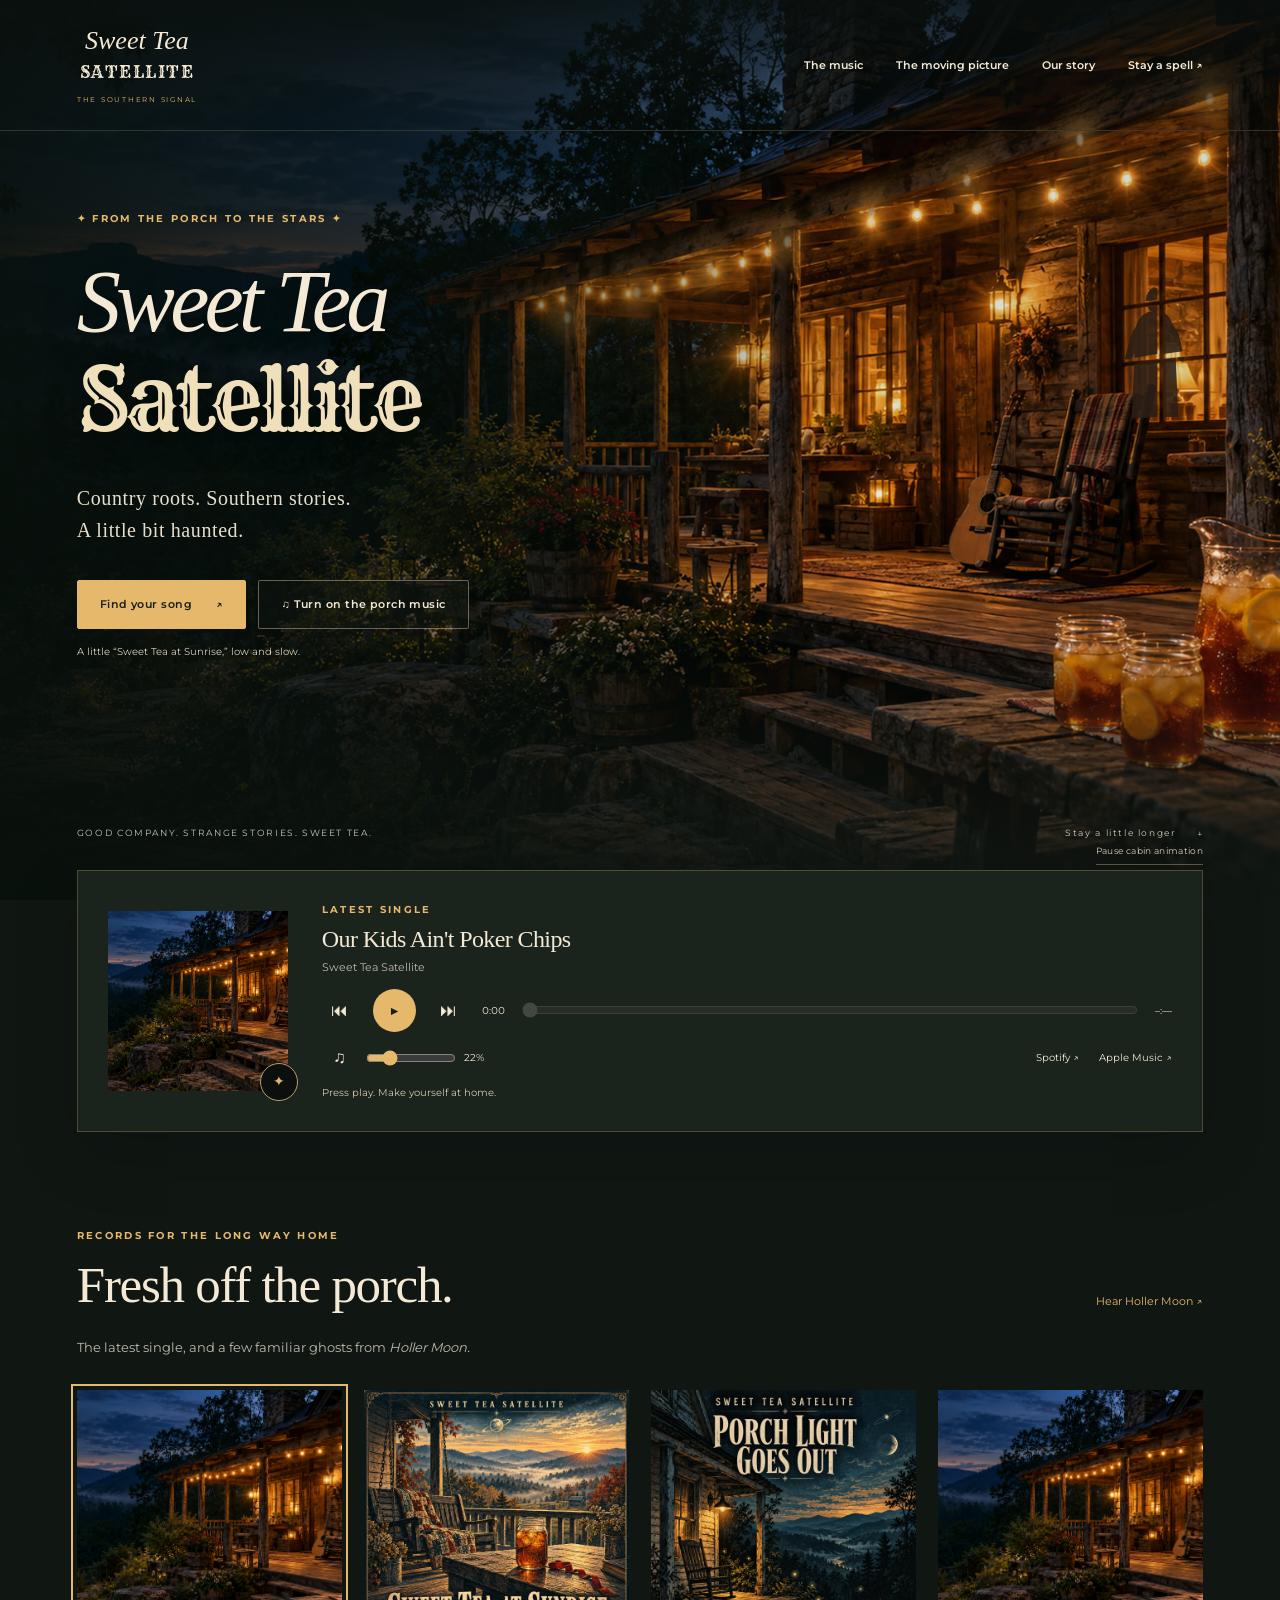
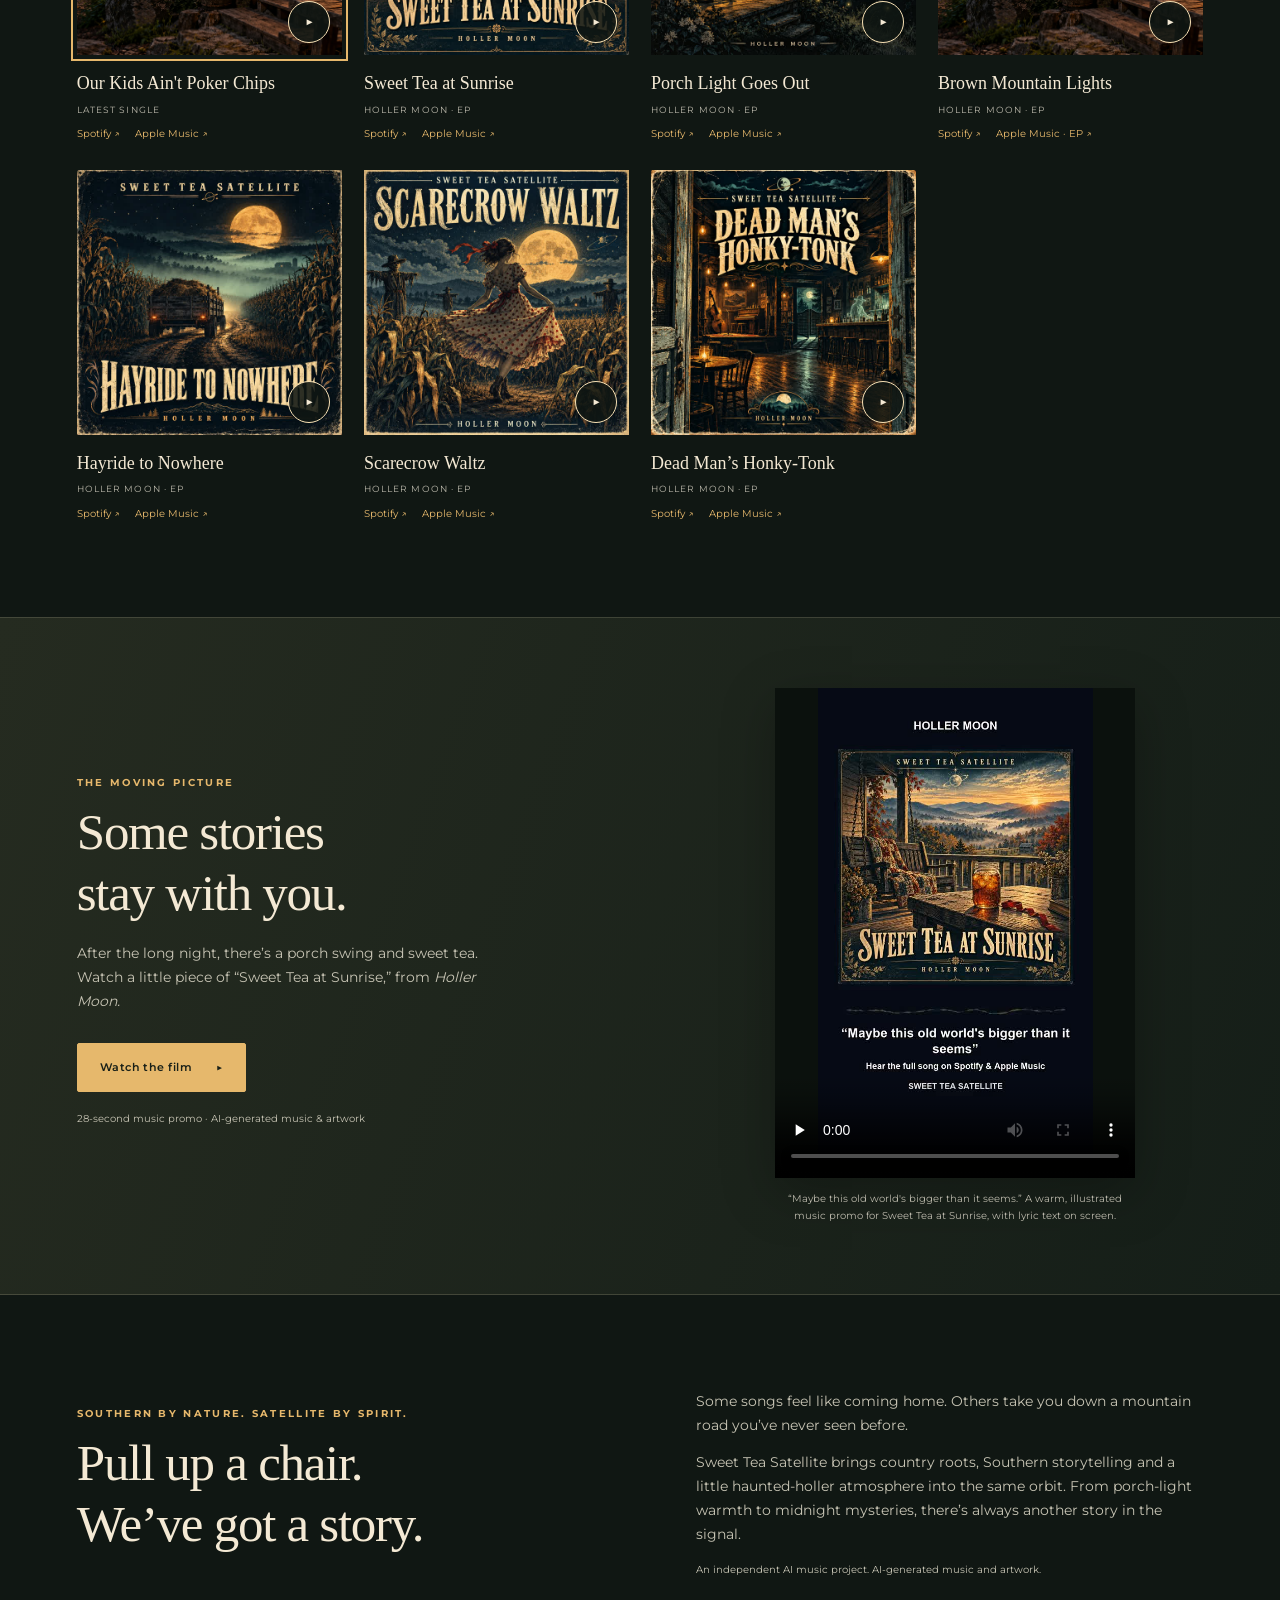
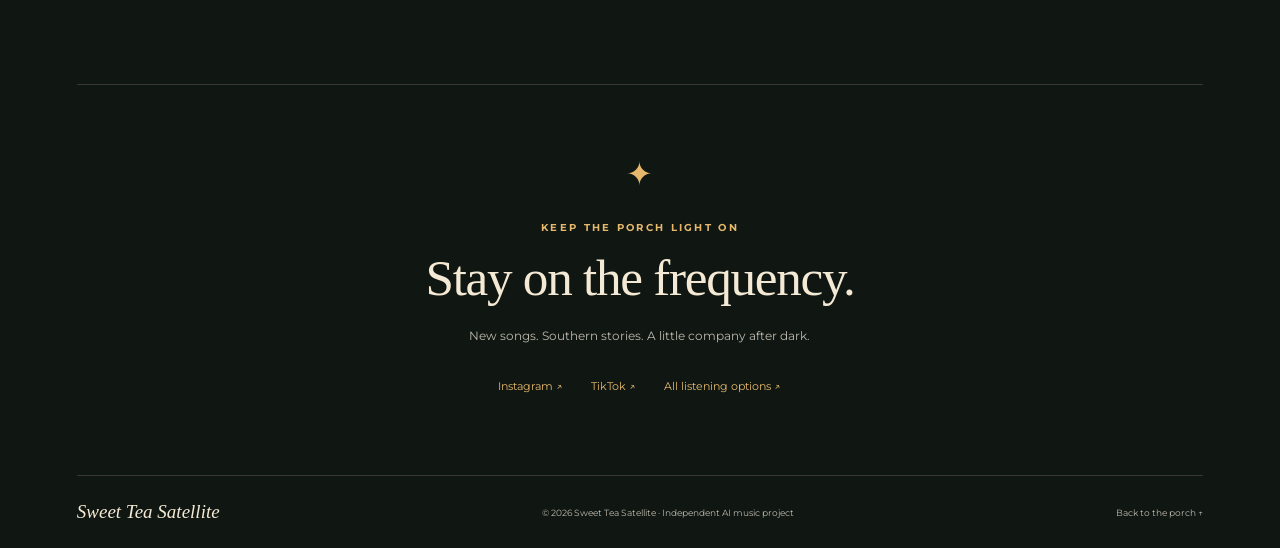
<file: sweet-tea-satellite-cinematic/index.html>
<!doctype html>
<html lang="en">
<head>
<meta charset="utf-8"><meta name="viewport" content="width=device-width,initial-scale=1">
<meta name="theme-color" content="#101713">
<title>Sweet Tea Satellite · The Southern Signal</title>
<meta name="description" content="Pull up a chair. Hear the latest Sweet Tea Satellite releases, country roots and Southern stories from somewhere past the moon.">
<link rel="canonical" href="https://wrightclickstudio.com/sweet-tea-satellite-cinematic/">
<meta property="og:title" content="Sweet Tea Satellite · The Southern Signal"><meta property="og:description" content="Country roots. Southern stories. A little bit haunted. Pull up a chair and listen."><meta property="og:type" content="website"><meta property="og:image" content="https://wrightclickstudio.com/sweet-tea-satellite-cinematic/assets/cabin.jpg">
<link rel="preload" href="assets/cabin.jpg" as="image"><link rel="stylesheet" href="style.css?v=cabin-resident-1"><script src="player.js?v=cabin-resident-1" defer></script>
</head>
<body>
<a class="skip" href="#main">Skip to content</a>
<header class="header"><a class="brand" href="#home" aria-label="Sweet Tea Satellite home"><span>Sweet Tea</span><strong>SATELLITE</strong><small>THE SOUTHERN SIGNAL</small></a><button class="menu" id="menu" aria-controls="navigation" aria-expanded="false">Menu <span aria-hidden="true">☰</span></button><nav id="navigation" aria-label="Main navigation"><a href="#music">The music</a><a href="#film">The moving picture</a><a href="#story">Our story</a><a href="#connect">Stay a spell ↗</a></nav></header>
<main id="main">
<section class="hero" id="home" aria-labelledby="hero-title"><img class="hero-photo" src="assets/cabin.jpg" alt="A Southern timber cabin glowing with porch lights, a rocking chair and guitar, a pitcher of sweet tea, and a person moving behind the lit window." width="1920" height="1080" fetchpriority="high"><svg class="hero-lights" viewBox="0 0 1672 941" aria-hidden="true" focusable="false"><defs><filter id="porch-halo" x="-100%" y="-100%" width="300%" height="300%"><feGaussianBlur stdDeviation="10"/></filter><filter id="porch-core" x="-100%" y="-100%" width="300%" height="300%"><feGaussianBlur stdDeviation="1.2"/></filter><clipPath id="inside-panes"><path d="M1383 261 L1417 255 L1417 313 L1383 319 Z M1423 254 L1460 247 L1460 306 L1423 312 Z M1383 325 L1417 319 L1417 370 L1383 376 Z M1423 318 L1460 312 L1460 365 L1423 370 Z M1383 382 L1417 376 L1417 436 L1383 438 Z M1423 376 L1460 371 L1460 436 L1423 436 Z"/></clipPath></defs><g class="cabin-resident" clip-path="url(#inside-panes)"><g class="resident-walk"><g class="resident-body" fill="#302017" opacity=".88"><ellipse cx="1415" cy="314" rx="10" ry="13"/><path d="M1408 326 Q1394 331 1394 349 L1390 440 L1439 440 L1435 348 Q1432 330 1423 327 Z"/><path class="resident-arm" d="M1400 337 Q1390 343 1387 360 L1383 374 Q1383 380 1389 377 L1401 354 Z"/><path d="M1427 336 Q1439 341 1442 361 L1445 375 Q1444 380 1439 376 L1427 354 Z"/></g></g></g><g class="porch-bulb" style="--cycle:8.00s;--offset:-0.00s"><ellipse cx="800" cy="332" rx="20" ry="25" fill="#ffb03b" opacity=".6" filter="url(#porch-halo)"/><ellipse cx="800" cy="332" rx="3.5" ry="6" fill="#fff2c4" filter="url(#porch-core)"/></g><g class="porch-bulb" style="--cycle:8.73s;--offset:-1.91s"><ellipse cx="873" cy="306" rx="20" ry="25" fill="#ffb03b" opacity=".6" filter="url(#porch-halo)"/><ellipse cx="873" cy="306" rx="3.5" ry="6" fill="#fff2c4" filter="url(#porch-core)"/></g><g class="porch-bulb" style="--cycle:9.46s;--offset:-3.82s"><ellipse cx="949" cy="281" rx="20" ry="25" fill="#ffb03b" opacity=".6" filter="url(#porch-halo)"/><ellipse cx="949" cy="281" rx="3.5" ry="6" fill="#fff2c4" filter="url(#porch-core)"/></g><g class="porch-bulb" style="--cycle:10.19s;--offset:-5.73s"><ellipse cx="1030" cy="253" rx="20" ry="25" fill="#ffb03b" opacity=".6" filter="url(#porch-halo)"/><ellipse cx="1030" cy="253" rx="3.5" ry="6" fill="#fff2c4" filter="url(#porch-core)"/></g><g class="porch-bulb" style="--cycle:10.92s;--offset:-7.64s"><ellipse cx="1118" cy="223" rx="20" ry="25" fill="#ffb03b" opacity=".6" filter="url(#porch-halo)"/><ellipse cx="1118" cy="223" rx="3.5" ry="6" fill="#fff2c4" filter="url(#porch-core)"/></g><g class="porch-bulb" style="--cycle:11.65s;--offset:-9.55s"><ellipse cx="1218" cy="189" rx="20" ry="25" fill="#ffb03b" opacity=".6" filter="url(#porch-halo)"/><ellipse cx="1218" cy="189" rx="3.5" ry="6" fill="#fff2c4" filter="url(#porch-core)"/></g><g class="porch-bulb" style="--cycle:12.38s;--offset:-11.46s"><ellipse cx="1336" cy="146" rx="20" ry="25" fill="#ffb03b" opacity=".6" filter="url(#porch-halo)"/><ellipse cx="1336" cy="146" rx="3.5" ry="6" fill="#fff2c4" filter="url(#porch-core)"/></g><g class="porch-bulb" style="--cycle:13.11s;--offset:-13.37s"><ellipse cx="1472" cy="103" rx="20" ry="25" fill="#ffb03b" opacity=".6" filter="url(#porch-halo)"/><ellipse cx="1472" cy="103" rx="3.5" ry="6" fill="#fff2c4" filter="url(#porch-core)"/></g><g class="porch-bulb" style="--cycle:13.84s;--offset:-15.28s"><ellipse cx="1632" cy="53" rx="20" ry="25" fill="#ffb03b" opacity=".6" filter="url(#porch-halo)"/><ellipse cx="1632" cy="53" rx="3.5" ry="6" fill="#fff2c4" filter="url(#porch-core)"/></g></svg><div class="hero-shade"></div><div class="hero-copy"><p class="eyebrow">✦ FROM THE PORCH TO THE STARS ✦</p><h1 id="hero-title"><span>Sweet Tea</span><strong>Satellite</strong></h1><p class="hero-tagline">Country roots. Southern stories.<br>A little bit haunted.</p><div class="hero-actions"><a class="button gold" href="#music">Find your song <span aria-hidden="true">↗</span></a><button class="button ghost" id="porch" aria-pressed="false"><span aria-hidden="true">♫</span> Turn on the porch music</button></div><p class="porch-note" id="porch-note">A little “Sweet Tea at Sunrise,” low and slow.</p></div><button class="light-toggle" id="light-toggle" aria-pressed="false">Pause cabin animation</button><div class="hero-bottom"><span>GOOD COMPANY. STRANGE STORIES. SWEET TEA.</span><a href="#music">Stay a little longer <span aria-hidden="true">↓</span></a></div></section>
<section class="listening wrap" aria-labelledby="listening-title"><div class="player-art-wrap"><img id="player-art" src="assets/cabin.jpg" alt="" width="192" height="192"><span class="vinyl" aria-hidden="true">✦</span></div><div class="player-content"><p class="eyebrow" id="player-label">LATEST SINGLE</p><h2 id="listening-title">Our Kids Ain't Poker Chips</h2><p class="artist">Sweet Tea Satellite</p><div class="transport"><button id="previous" class="icon" aria-label="Previous song">⏮</button><button id="play" class="play icon" aria-label="Play selected song">▶</button><button id="next" class="icon" aria-label="Next song">⏭</button><span id="elapsed" class="time">0:00</span><label class="sr-only" for="seek">Song position</label><input id="seek" type="range" min="0" max="100" step="0.1" value="0" disabled><span id="duration" class="time">–:––</span></div><div class="player-lower"><div class="volume"><button class="icon" id="mute" aria-label="Mute audio" aria-pressed="false">♫</button><label class="sr-only" for="volume">Volume</label><input type="range" id="volume" min="0" max="1" step="0.01" value="0.22"><span id="volume-value">22%</span></div><a id="spotify" href="https://open.spotify.com/track/12f8Plg23bgvCk3pcYCBns" target="_blank" rel="noopener">Spotify ↗</a><a id="apple" href="https://music.apple.com/us/album/our-kids-aint-poker-chips/6828922702?i=6828922703" target="_blank" rel="noopener">Apple Music ↗</a></div><p class="status" id="status" role="status" aria-live="polite">Press play. Make yourself at home.</p></div></section>
<section class="section wrap" id="music"><div class="section-heading"><div><p class="eyebrow">RECORDS FOR THE LONG WAY HOME</p><h2>Fresh off the porch.</h2></div><a class="text-link" href="https://distrokid.com/hyperfollow/sweetteasatellite/holler-moon" target="_blank" rel="noopener">Hear Holler Moon ↗</a></div><p class="section-intro">The latest single, and a few familiar ghosts from <em>Holler Moon.</em></p><div id="releases" class="releases"></div><noscript><p>The music player needs JavaScript. Hear the songs on <a href="https://distrokid.com/hyperfollow/sweetteasatellite/our-kids-aint-poker-chips">the latest single’s listening page</a> or <a href="https://distrokid.com/hyperfollow/sweetteasatellite/holler-moon">Holler Moon’s listening page</a>.</p></noscript></section>
<section class="film-section" id="film"><div class="wrap film-grid"><div class="film-copy"><p class="eyebrow">THE MOVING PICTURE</p><h2>Some stories<br>stay with you.</h2><p>After the long night, there’s a porch swing and sweet tea. Watch a little piece of “Sweet Tea at Sunrise,” from <em>Holler Moon.</em></p><button class="button gold" id="watch">Watch the film <span aria-hidden="true">▶</span></button><p class="fine">28-second music promo · AI-generated music &amp; artwork</p></div><div class="film-frame"><video id="video" controls playsinline preload="none" poster="assets/video-poster.jpg" width="540" height="960" aria-label="Sweet Tea at Sunrise music promo" aria-describedby="video-description"><source src="assets/sweet-tea-at-sunrise.mp4" type="video/mp4"><track kind="captions" src="assets/sunrise.vtt" srclang="en" label="English" default></video><p id="video-description">“Maybe this old world's bigger than it seems.” A warm, illustrated music promo for Sweet Tea at Sunrise, with lyric text on screen.</p></div></div></section>
<section class="section wrap story" id="story"><div><p class="eyebrow">SOUTHERN BY NATURE. SATELLITE BY SPIRIT.</p><h2>Pull up a chair.<br>We’ve got a story.</h2></div><div><p>Some songs feel like coming home. Others take you down a mountain road you’ve never seen before.</p><p>Sweet Tea Satellite brings country roots, Southern storytelling and a little haunted-holler atmosphere into the same orbit. From porch-light warmth to midnight mysteries, there’s always another story in the signal.</p><p class="fine">An independent AI music project. AI-generated music and artwork.</p></div></section>
<section class="connect wrap" id="connect"><span class="star" aria-hidden="true">✦</span><p class="eyebrow">KEEP THE PORCH LIGHT ON</p><h2>Stay on the frequency.</h2><p>New songs. Southern stories. A little company after dark.</p><div class="connect-links"><a href="https://www.instagram.com/sweetteasatellite/" target="_blank" rel="noopener">Instagram ↗</a><a href="https://www.tiktok.com/@sweetteasatellite8" target="_blank" rel="noopener">TikTok ↗</a><a href="https://distrokid.com/hyperfollow/sweetteasatellite/our-kids-aint-poker-chips" target="_blank" rel="noopener">All listening options ↗</a></div></section>
</main><footer class="wrap footer"><a class="footer-brand" href="#home">Sweet Tea Satellite</a><p>© <span id="year">2026</span> Sweet Tea Satellite · Independent AI music project</p><a href="#home">Back to the porch ↑</a></footer>
<audio id="audio" preload="none"></audio>
</body></html>
</file>
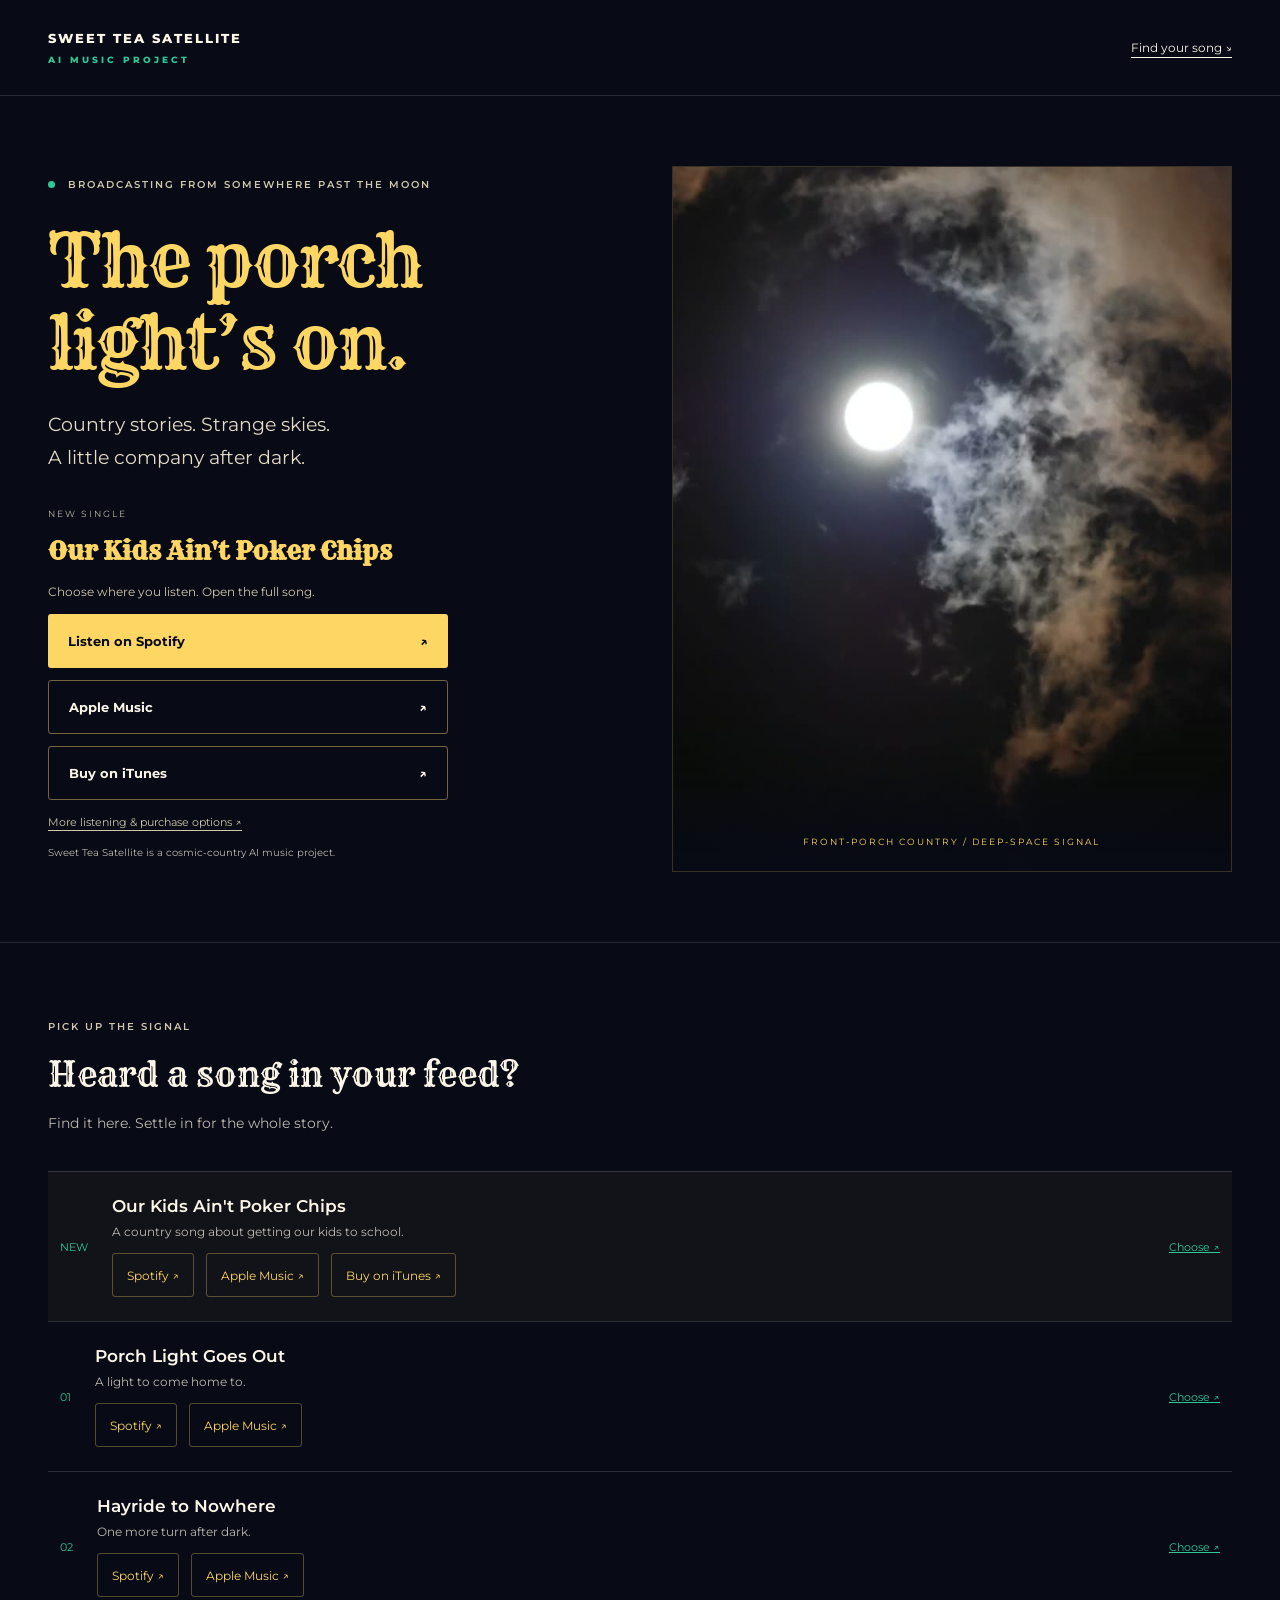
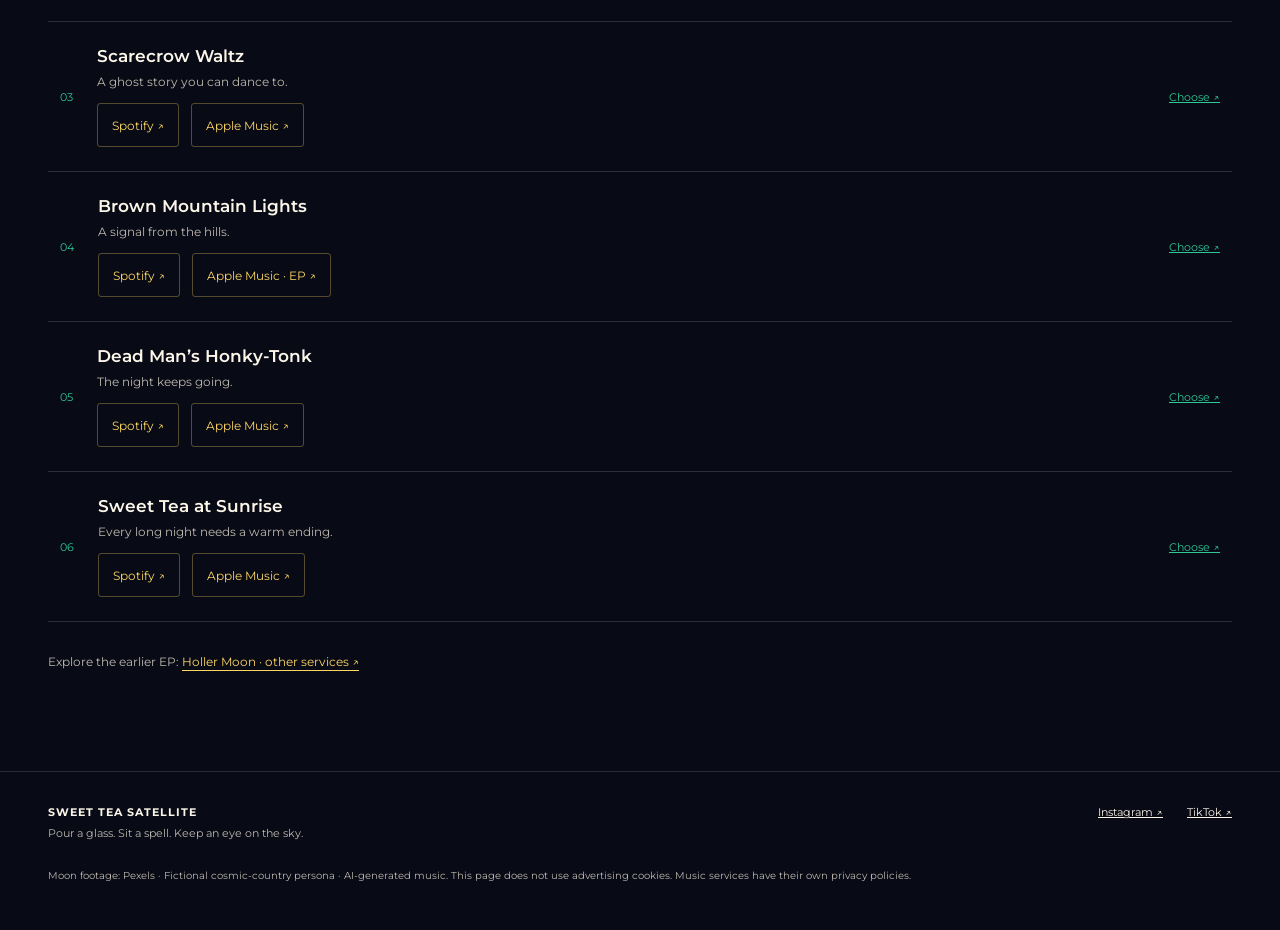
<file: sweet-tea-satellite/index.html>
<!doctype html>
<html lang="en">
<head>
<meta charset="utf-8"><meta name="viewport" content="width=device-width,initial-scale=1">
<title>Our Kids Ain't Poker Chips — Sweet Tea Satellite</title>
<meta name="description" content="Listen to Our Kids Ain't Poker Chips by Sweet Tea Satellite. Stream on Spotify and Apple Music or buy the single on iTunes.">
<meta name="theme-color" content="#080a16">
<link rel="canonical" href="https://wrightclickstudio.com/sweet-tea-satellite/">
<meta property="og:title" content="Our Kids Ain't Poker Chips · Sweet Tea Satellite">
<meta property="og:description" content="Our Kids Ain't Poker Chips is out now. Stream on Spotify or Apple Music, or buy on iTunes.">
<meta property="og:type" content="website"><meta property="og:url" content="https://wrightclickstudio.com/sweet-tea-satellite/">
<meta property="og:image" content="https://wrightclickstudio.com/sweet-tea-satellite/assets/moon.jpg">
<meta name="twitter:card" content="summary_large_image">
<link rel="stylesheet" href="style.css?v=kids-20261101"><script src="links.js?v=kids-20261101" defer></script>
</head>
<body>
<a class="skip" href="#listen">Skip to listening links</a>
<header><a class="wordmark" href="./">SWEET TEA SATELLITE <span>AI MUSIC PROJECT</span></a><a class="nav-link" href="#songs">Find your song ↘</a></header>
<main>
<section class="hero" aria-labelledby="title">
<div class="copy"><p class="eyebrow"><span class="signal"></span> BROADCASTING FROM SOMEWHERE PAST THE MOON</p>
<h1 id="title">The porch<br>light’s on.</h1>
<p class="intro">Country stories. Strange skies.<br>A little company after dark.</p>
<div id="listen"><p class="release" id="featured-release">NEW SINGLE</p><h2 class="featured-title" id="featured-title">Our Kids Ain't Poker Chips</h2><p class="choose-service">Choose where you listen. Open the full song.</p>
<a class="button primary" id="featured-spotify" data-destination="spotify" href="https://open.spotify.com/track/12f8Plg23bgvCk3pcYCBns">Listen on Spotify <span aria-hidden="true">↗</span></a>
<a class="button secondary" id="featured-apple" data-destination="apple" href="https://music.apple.com/us/album/our-kids-aint-poker-chips/6828922702?i=6828922703"><span id="featured-apple-label">Apple Music</span> <span aria-hidden="true">↗</span></a><a class="button secondary" id="featured-itunes" data-destination="itunes" href="https://music.apple.com/us/album/our-kids-aint-poker-chips/6828922702?i=6828922703&amp;app=itunes">Buy on iTunes <span aria-hidden="true">↗</span></a><p class="more-services"><a id="featured-other" data-destination="smartlink" href="https://distrokid.com/hyperfollow/sweetteasatellite/our-kids-aint-poker-chips">More listening &amp; purchase options ↗</a></p>
<p class="disclosure">Sweet Tea Satellite is a cosmic-country AI music project.</p></div></div>
<figure><img src="assets/moon.jpg" alt="A full moon against the night sky" width="1600" height="900"><figcaption>FRONT-PORCH COUNTRY / DEEP-SPACE SIGNAL</figcaption></figure>
</section>
<section class="songs" id="songs" aria-labelledby="songs-title"><div class="section-heading"><p class="eyebrow">PICK UP THE SIGNAL</p><h2 id="songs-title">Heard a song in your feed?</h2><p>Find it here. Settle in for the whole story.</p></div>
<div class="track-list">
<article class="track" data-song="our-kids-aint-poker-chips"><span class="number">NEW</span><div class="track-copy"><h3>Our Kids Ain&#x27;t Poker Chips</h3><p>A country song about getting our kids to school.</p><div class="service-links"><a data-destination="spotify" href="https://open.spotify.com/track/12f8Plg23bgvCk3pcYCBns">Spotify ↗</a><a data-destination="apple" href="https://music.apple.com/us/album/our-kids-aint-poker-chips/6828922702?i=6828922703">Apple Music ↗</a><a data-destination="itunes" href="https://music.apple.com/us/album/our-kids-aint-poker-chips/6828922702?i=6828922703&amp;app=itunes">Buy on iTunes ↗</a></div></div><a class="feature-link" href="?song=our-kids-aint-poker-chips#listen" aria-label="Choose Our Kids Ain&#x27;t Poker Chips">Choose ↗</a></article>
<article class="track" data-song="porch-light-goes-out"><span class="number">01</span><div class="track-copy"><h3>Porch Light Goes Out</h3><p>A light to come home to.</p><div class="service-links"><a data-destination="spotify" href="https://open.spotify.com/track/5bZQUNRDWtI1Pmm9BlDwT7">Spotify ↗</a><a data-destination="apple" href="https://music.apple.com/us/album/porch-light-goes-out/6819980176?i=6819980177">Apple Music ↗</a></div></div><a class="feature-link" href="?song=porch-light-goes-out#listen" aria-label="Choose Porch Light Goes Out">Choose ↗</a></article>
<article class="track" data-song="hayride-to-nowhere"><span class="number">02</span><div class="track-copy"><h3>Hayride to Nowhere</h3><p>One more turn after dark.</p><div class="service-links"><a data-destination="spotify" href="https://open.spotify.com/track/7BwHNmDPwtHaADWZeqd8cq">Spotify ↗</a><a data-destination="apple" href="https://music.apple.com/us/album/hayride-to-nowhere/6819980176?i=6819980178">Apple Music ↗</a></div></div><a class="feature-link" href="?song=hayride-to-nowhere#listen" aria-label="Choose Hayride to Nowhere">Choose ↗</a></article>
<article class="track" data-song="scarecrow-waltz"><span class="number">03</span><div class="track-copy"><h3>Scarecrow Waltz</h3><p>A ghost story you can dance to.</p><div class="service-links"><a data-destination="spotify" href="https://open.spotify.com/track/5F7adfazIa5qQbi3yUcv5Y">Spotify ↗</a><a data-destination="apple" href="https://music.apple.com/us/album/scarecrow-waltz/6819980176?i=6819980179">Apple Music ↗</a></div></div><a class="feature-link" href="?song=scarecrow-waltz#listen" aria-label="Choose Scarecrow Waltz">Choose ↗</a></article>
<article class="track" data-song="brown-mountain-lights"><span class="number">04</span><div class="track-copy"><h3>Brown Mountain Lights</h3><p>A signal from the hills.</p><div class="service-links"><a data-destination="spotify" href="https://open.spotify.com/track/35n16v966SJAPj0fI5nLtx">Spotify ↗</a><a data-destination="apple" href="https://music.apple.com/us/album/holler-moon-ep/6819980176">Apple Music · EP ↗</a></div></div><a class="feature-link" href="?song=brown-mountain-lights#listen" aria-label="Choose Brown Mountain Lights">Choose ↗</a></article>
<article class="track" data-song="dead-mans-honky-tonk"><span class="number">05</span><div class="track-copy"><h3>Dead Man’s Honky-Tonk</h3><p>The night keeps going.</p><div class="service-links"><a data-destination="spotify" href="https://open.spotify.com/track/0yDZIvNQv1idNGkipm0hP5">Spotify ↗</a><a data-destination="apple" href="https://music.apple.com/us/album/dead-mans-honky-tonk/6819980176?i=6819980181">Apple Music ↗</a></div></div><a class="feature-link" href="?song=dead-mans-honky-tonk#listen" aria-label="Choose Dead Man’s Honky-Tonk">Choose ↗</a></article>
<article class="track" data-song="sweet-tea-at-sunrise"><span class="number">06</span><div class="track-copy"><h3>Sweet Tea at Sunrise</h3><p>Every long night needs a warm ending.</p><div class="service-links"><a data-destination="spotify" href="https://open.spotify.com/track/0WKz3bULeba0BTbNx9BQSp">Spotify ↗</a><a data-destination="apple" href="https://music.apple.com/us/album/sweet-tea-at-sunrise/6819980176?i=6819980182">Apple Music ↗</a></div></div><a class="feature-link" href="?song=sweet-tea-at-sunrise#listen" aria-label="Choose Sweet Tea at Sunrise">Choose ↗</a></article>
</div><p class="other-service">Explore the earlier EP: <a data-destination="smartlink" href="https://distrokid.com/hyperfollow/sweetteasatellite/holler-moon">Holler Moon · other services ↗</a></p></section>
</main>
<footer><p>SWEET TEA SATELLITE<br><span>Pour a glass. Sit a spell. Keep an eye on the sky.</span></p><div><a href="https://www.instagram.com/sweetteasatellite/">Instagram ↗</a><a href="https://www.tiktok.com/@sweetteasatellite8">TikTok ↗</a></div><small>Moon footage: Pexels · Fictional cosmic-country persona · AI-generated music. This page does not use advertising cookies. Music services have their own privacy policies.</small></footer>
</body></html>
</file>
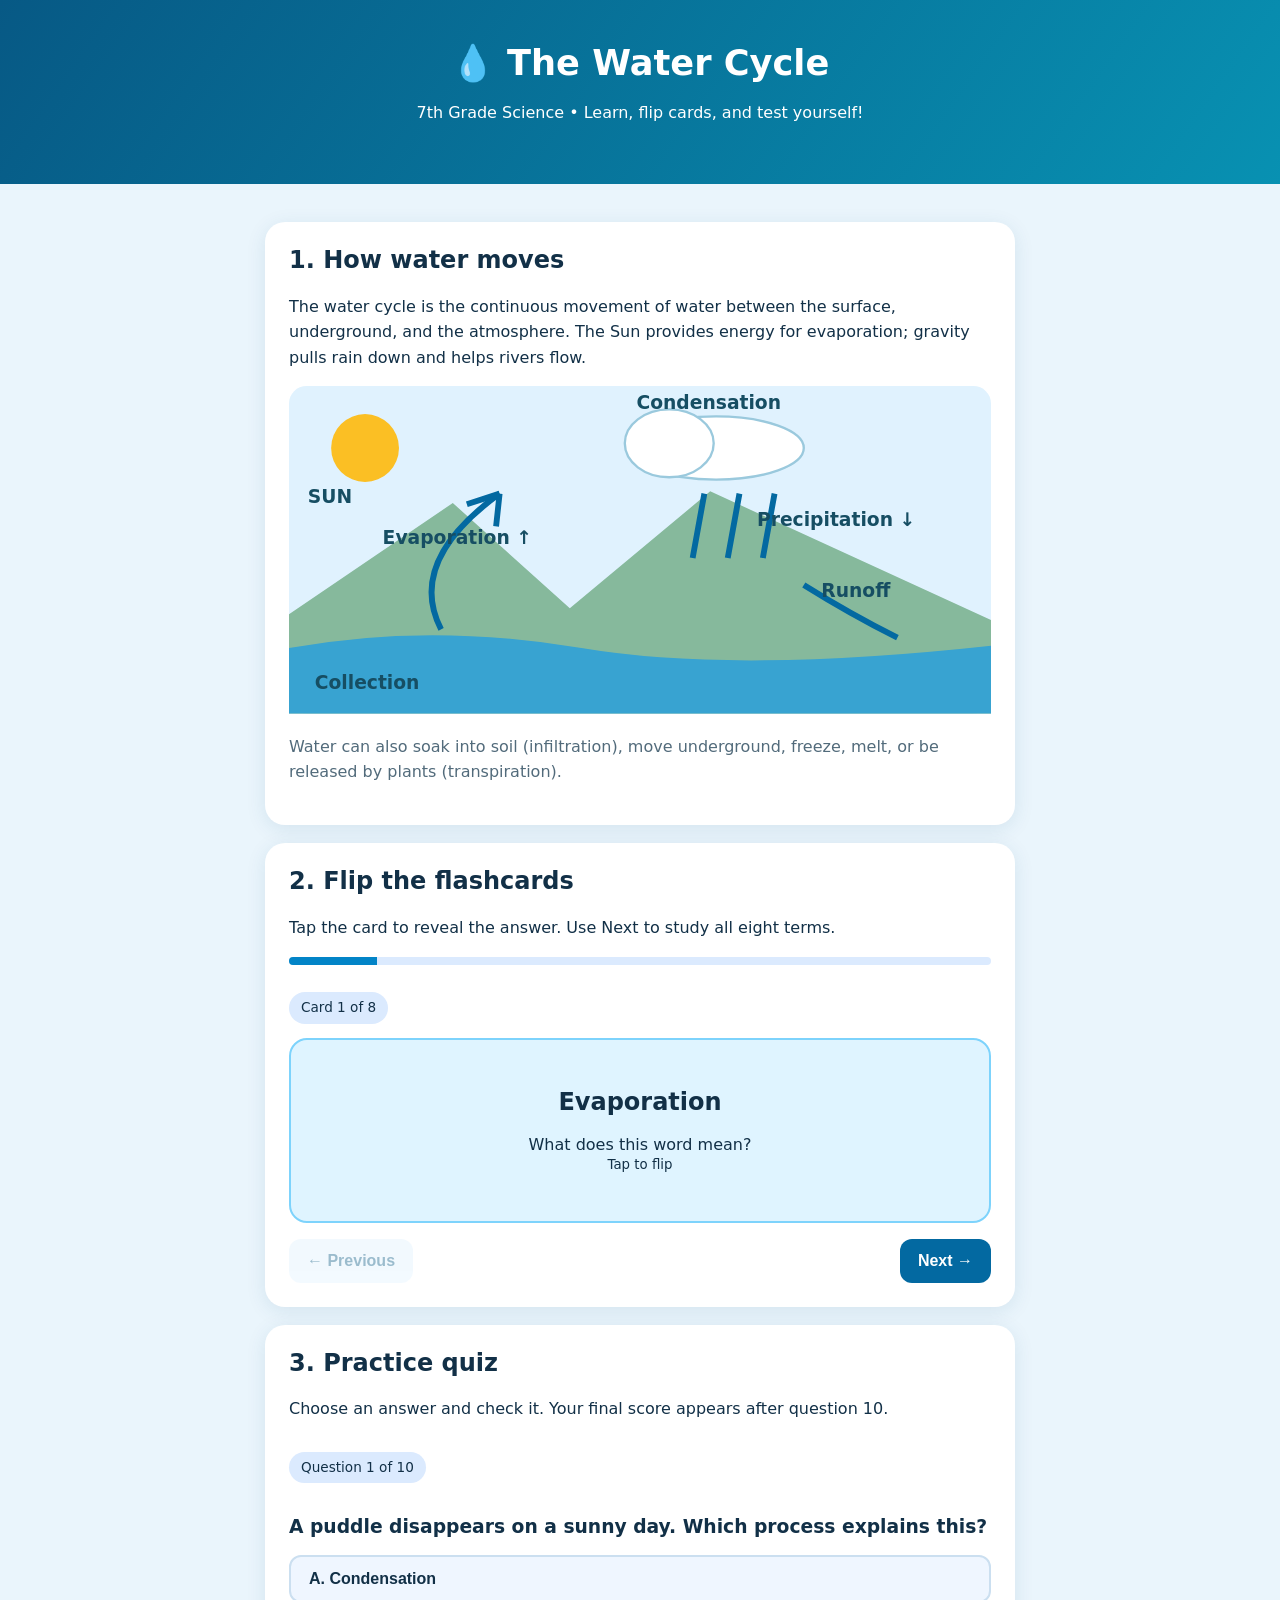
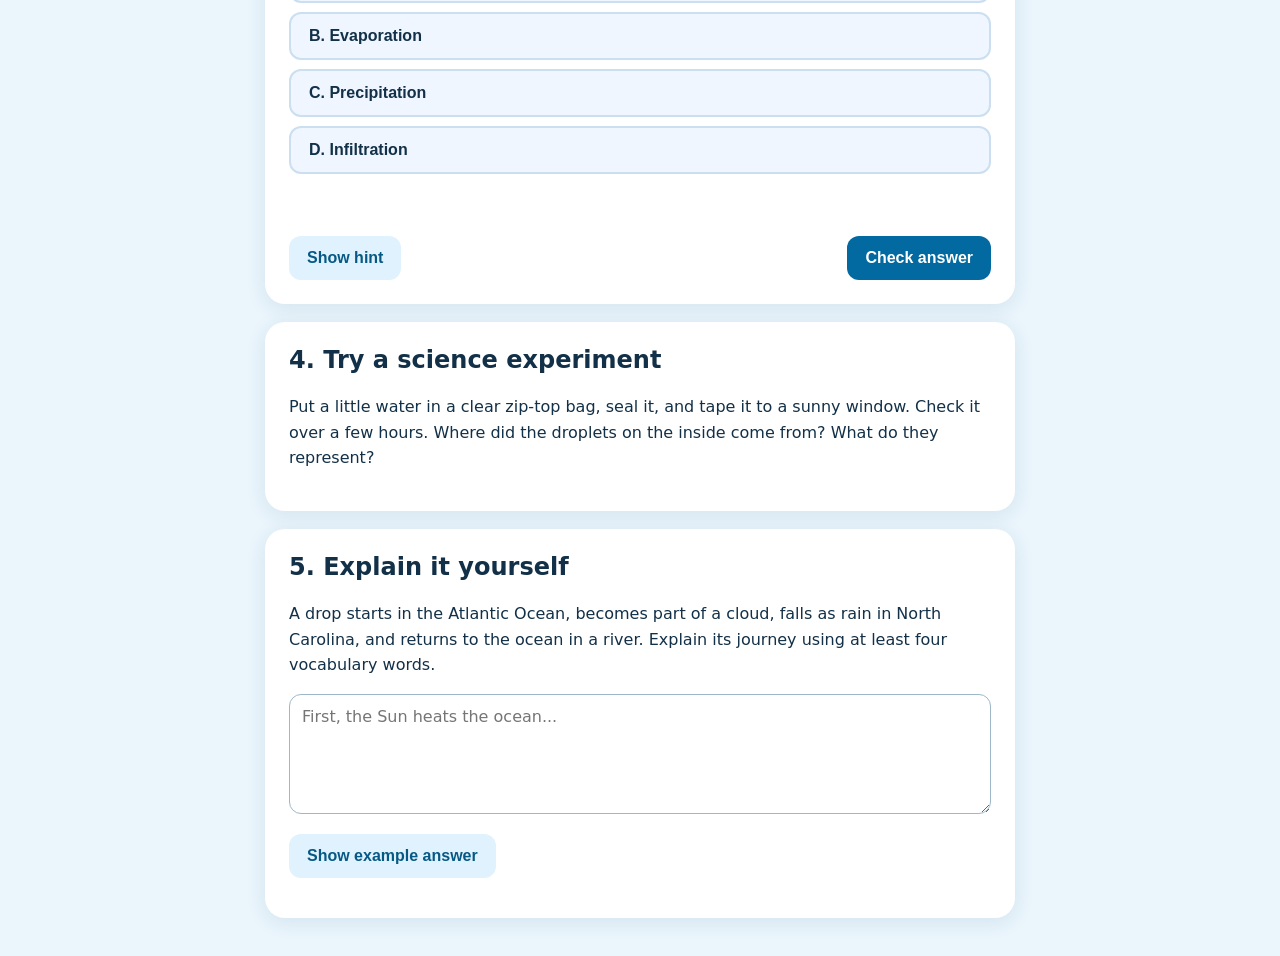
<file: water-cycle/index.html>
<!doctype html><html lang="en"><head><meta charset="utf-8"><meta name="viewport" content="width=device-width,initial-scale=1"><title>Water Cycle | 7th Grade Science</title><style>
:root{font-family:system-ui,-apple-system,sans-serif;color:#123047;background:#eaf5fc}*{box-sizing:border-box}body{margin:0}header{background:linear-gradient(125deg,#075985,#0891b2);color:white;text-align:center;padding:42px 15px}main{max-width:790px;margin:auto;padding:20px}section{background:white;border-radius:20px;padding:24px;margin:18px 0;box-shadow:0 4px 20px #0b52771a}h1{margin:0;font-size:2.2rem}h2{margin-top:0}p{line-height:1.6}button{border:0;border-radius:12px;background:#0369a1;color:white;padding:13px 18px;font-weight:700;cursor:pointer;font-size:1rem}button:focus-visible{outline:3px solid #f59e0b}button.secondary{background:#e0f2fe;color:#075985}button:disabled{opacity:.4}.buttons{display:flex;justify-content:space-between;gap:10px;flex-wrap:wrap}.card{background:#dff4ff;border:2px solid #7dd3fc;border-radius:18px;min-height:185px;display:flex;align-items:center;justify-content:center;flex-direction:column;text-align:center;padding:24px;cursor:pointer;user-select:none}.card strong{font-size:1.5rem}.card p{margin-bottom:0}.muted{color:#526b7b}.choice{display:block;text-align:left;width:100%;margin:9px 0;background:#eff6ff;color:#123047;border:2px solid #cbdff0}.choice.selected{background:#bae6fd;border-color:#0284c7}.choice.correct{background:#bbf7d0;border-color:#16a34a}.choice.wrong{background:#fecaca;border-color:#dc2626}.hidden{display:none}svg{max-width:100%;height:auto}textarea{width:100%;min-height:120px;padding:12px;border:1px solid #9db8c9;border-radius:12px;font:inherit}.pill{display:inline-block;background:#dbeafe;border-radius:99px;padding:5px 12px;font-size:.85rem}.progress{height:8px;background:#dbeafe;border-radius:8px;overflow:hidden;margin:14px 0}.progress div{height:100%;background:#0284c7;transition:width .2s}#feedback{font-weight:600;min-height:30px}@media(max-width:480px){section{padding:17px}h1{font-size:1.8rem}}</style></head><body><header><h1>💧 The Water Cycle</h1><p>7th Grade Science • Learn, flip cards, and test yourself!</p></header><main><section><h2>1. How water moves</h2><p>The water cycle is the continuous movement of water between the surface, underground, and the atmosphere. The Sun provides energy for evaporation; gravity pulls rain down and helps rivers flow.</p><svg viewBox="0 0 600 280" role="img" aria-label="Water cycle diagram showing evaporation rising from ocean, clouds forming, precipitation falling over land, and runoff returning to ocean"><rect width="600" height="280" rx="15" fill="#e0f2fe"/><circle cx="65" cy="53" r="29" fill="#fbbf24"/><path d="M0 195L140 100 240 190 360 90 600 200V280H0Z" fill="#86b99c"/><path d="M0 224Q120 202 250 224T600 222V280H0Z" fill="#38a3d1"/><g fill="white" stroke="#9ac9dd" stroke-width="2"><ellipse cx="365" cy="53" rx="75" ry="27"/><ellipse cx="325" cy="49" rx="38" ry="29"/></g><g stroke="#0369a1" stroke-width="5" fill="none"><path d="M130 208Q100 150 180 92"/><path d="M180 92l-28 9m28-9-3 28"/><path d="M355 92l-10 55m40-55-10 55m40-55-10 55"/><path d="M440 170Q480 195 520 215"/></g><g fill="#164e63" font-size="16" font-weight="bold"><text x="16" y="100">SUN</text><text x="80" y="135">Evaporation ↑</text><text x="297" y="20">Condensation</text><text x="400" y="120">Precipitation ↓</text><text x="455" y="180">Runoff</text><text x="22" y="259">Collection</text></g></svg><p class="muted">Water can also soak into soil (infiltration), move underground, freeze, melt, or be released by plants (transpiration).</p></section><section><h2>2. Flip the flashcards</h2><p>Tap the card to reveal the answer. Use Next to study all eight terms.</p><div class="progress"><div id="bar"></div></div><p class="pill" id="count"></p><div class="card" id="flash" role="button" tabindex="0" aria-label="Flip flashcard"><strong id="front"></strong><p id="back"></p><small id="flipHint">Tap to flip</small></div><p></p><div class="buttons"><button class="secondary" id="prev">← Previous</button><button id="next">Next →</button></div></section><section><h2>3. Practice quiz</h2><p>Choose an answer and check it. Your final score appears after question 10.</p><p class="pill" id="quizCount"></p><h3 id="question"></h3><div id="choices"></div><p id="feedback" aria-live="polite"></p><div class="buttons"><button class="secondary" id="hintBtn">Show hint</button><button id="checkBtn">Check answer</button><button id="nextQ" class="hidden">Next question →</button></div><p id="hint" class="hidden muted"></p><div id="results" class="hidden"><h2 id="score"></h2><p id="message"></p><button id="retry">Try again</button></div></section><section><h2>4. Try a science experiment</h2><p>Put a little water in a clear zip-top bag, seal it, and tape it to a sunny window. Check it over a few hours. Where did the droplets on the inside come from? What do they represent?</p></section><section><h2>5. Explain it yourself</h2><p>A drop starts in the Atlantic Ocean, becomes part of a cloud, falls as rain in North Carolina, and returns to the ocean in a river. Explain its journey using at least four vocabulary words.</p><textarea placeholder="First, the Sun heats the ocean..."></textarea><p><button class="secondary" id="sampleBtn">Show example answer</button></p><p id="sample" class="hidden">The Sun heats ocean water, causing <b>evaporation</b>. Water vapor cools and undergoes <b>condensation</b>, forming droplets in clouds. Water falls as <b>precipitation</b>, flows downhill as <b>runoff</b> into rivers, and returns to the ocean for <b>collection</b>.</p></section></main><script>
(()=>{'use strict';
const cards=[['Evaporation','Liquid water changes into water vapor (gas).'],['Condensation','Water vapor cools and changes into liquid droplets.'],['Precipitation','Water falls as rain, snow, sleet, or hail.'],['Transpiration','Plants release water vapor from their leaves.'],['Runoff','Water flows over land into rivers and lakes.'],['Infiltration','Water soaks into soil and rock.'],['Collection','Water gathers in oceans, rivers, lakes, and other reservoirs.'],['Sublimation','Ice or snow changes directly into water vapor.']];
const $=id=>document.getElementById(id);let ci=0,flip=false;
function drawCard(){ $('count').textContent='Card '+(ci+1)+' of '+cards.length;$('bar').style.width=((ci+1)/cards.length*100)+'%';$('front').textContent=cards[ci][flip?1:0];$('back').textContent=flip?'':'What does this word mean?';$('flipHint').textContent=flip?'Tap to see term':'Tap to flip';$('prev').disabled=ci===0;$('next').textContent=ci===cards.length-1?'Start over ↻':'Next →'}
function toggle(){flip=!flip;drawCard()}$('flash').addEventListener('click',toggle);$('flash').addEventListener('keydown',e=>{if(e.key==='Enter'||e.key===' '){e.preventDefault();toggle()}});$('prev').onclick=()=>{if(ci){ci--;flip=false;drawCard()}};$('next').onclick=()=>{ci=(ci+1)%cards.length;flip=false;drawCard()};drawCard();
const quiz=[
['A puddle disappears on a sunny day. Which process explains this?',['Condensation','Evaporation','Precipitation','Infiltration'],1,'Liquid water can gain energy and become vapor.','Think about what happens when water gains heat.'],
['Water vapor cools and forms tiny cloud droplets. What is this?',['Transpiration','Evaporation','Condensation','Sublimation'],2,'Condensation turns water vapor into liquid droplets.','Think about a cold glass on a humid day.'],
['What supplies much of the energy for evaporation?',['The Moon','Gravity','The Sun','Earthquakes'],2,'The Sun heats surface water and helps it evaporate.','What warms oceans and lakes?'],
['Rain flows downhill across pavement into a stream. This is called:',['Infiltration','Transpiration','Condensation','Runoff'],3,'Runoff is water flowing across land.','Is the water entering the ground or moving across it?'],
['Which is a form of precipitation?',['Water vapor','Rain','Evaporation','Condensation'],1,'Rain is liquid precipitation falling from clouds.','Think about what falls from clouds.'],
['Rainwater sinks into the soil. What is this process?',['Infiltration','Collection','Precipitation','Condensation'],0,'Infiltration is water entering the soil.','Think about water entering the ground.'],
['Plants release water vapor from their leaves. This is:',['Runoff','Freezing','Transpiration','Precipitation'],2,'Transpiration releases water vapor from plants.','This process happens in living plants.'],
['Snow turns directly into water vapor. What happened?',['Melting','Freezing','Sublimation','Condensation'],2,'Sublimation skips the liquid phase.','Which process skips melting?'],
['What force pulls rain downward and moves rivers downhill?',['Sunlight','Gravity','Surface tension','Magnetism'],1,'Gravity pulls water toward lower elevations.','What pulls objects toward Earth?'],
['A grassy field is replaced with pavement. What usually happens during heavy rain?',['More infiltration','Less runoff','More transpiration','More runoff'],3,'Pavement blocks infiltration, often increasing runoff.','Can water soak into pavement as easily as soil?']];
let qi=0,selected=-1,locked=false,score=0;
function drawQ(){const q=quiz[qi];selected=-1;locked=false;$('quizCount').textContent='Question '+(qi+1)+' of '+quiz.length;$('question').textContent=q[0];$('choices').replaceChildren();q[1].forEach((label,i)=>{const b=document.createElement('button');b.className='choice';b.textContent=String.fromCharCode(65+i)+'. '+label;b.onclick=()=>{if(locked)return;selected=i;document.querySelectorAll('.choice').forEach((x,j)=>x.classList.toggle('selected',i===j))};$('choices').append(b)});$('feedback').textContent='';$('hint').classList.add('hidden');$('hint').textContent=q[4];$('hintBtn').classList.remove('hidden');$('checkBtn').classList.remove('hidden');$('nextQ').classList.add('hidden');$('nextQ').textContent=qi===quiz.length-1?'See my score →':'Next question →';$('quizCount').classList.remove('hidden');$('question').classList.remove('hidden');$('choices').classList.remove('hidden')}
$('hintBtn').onclick=()=>$('hint').classList.toggle('hidden');
$('checkBtn').onclick=()=>{if(selected<0){$('feedback').textContent='Choose an answer first!';return}locked=true;const q=quiz[qi];const buttons=[...document.querySelectorAll('.choice')];buttons.forEach((b,i)=>{b.disabled=true;if(i===q[2])b.classList.add('correct');else if(i===selected)b.classList.add('wrong')});if(selected===q[2])score++;$('feedback').textContent=(selected===q[2]?'✓ Nice work! ':'Not quite. ')+q[3];$('checkBtn').classList.add('hidden');$('nextQ').classList.remove('hidden')};
$('nextQ').onclick=()=>{qi++;if(qi<quiz.length)drawQ();else{['quizCount','question','choices','feedback','hint','hintBtn','checkBtn','nextQ'].forEach(id=>$(id).classList.add('hidden'));$('results').classList.remove('hidden');$('score').textContent='Your score: '+score+' / '+quiz.length+' ('+score*10+'%)';$('message').textContent=score>=8?'Great job! You know the water cycle.':'Review the flashcards and try again. You can do it!'}};
$('retry').onclick=()=>{qi=0;score=0;$('results').classList.add('hidden');drawQ()};
$('sampleBtn').onclick=()=>{$('sample').classList.toggle('hidden');$('sampleBtn').textContent=$('sample').classList.contains('hidden')?'Show example answer':'Hide example answer'};drawQ();
})();</script></body></html>
</file>
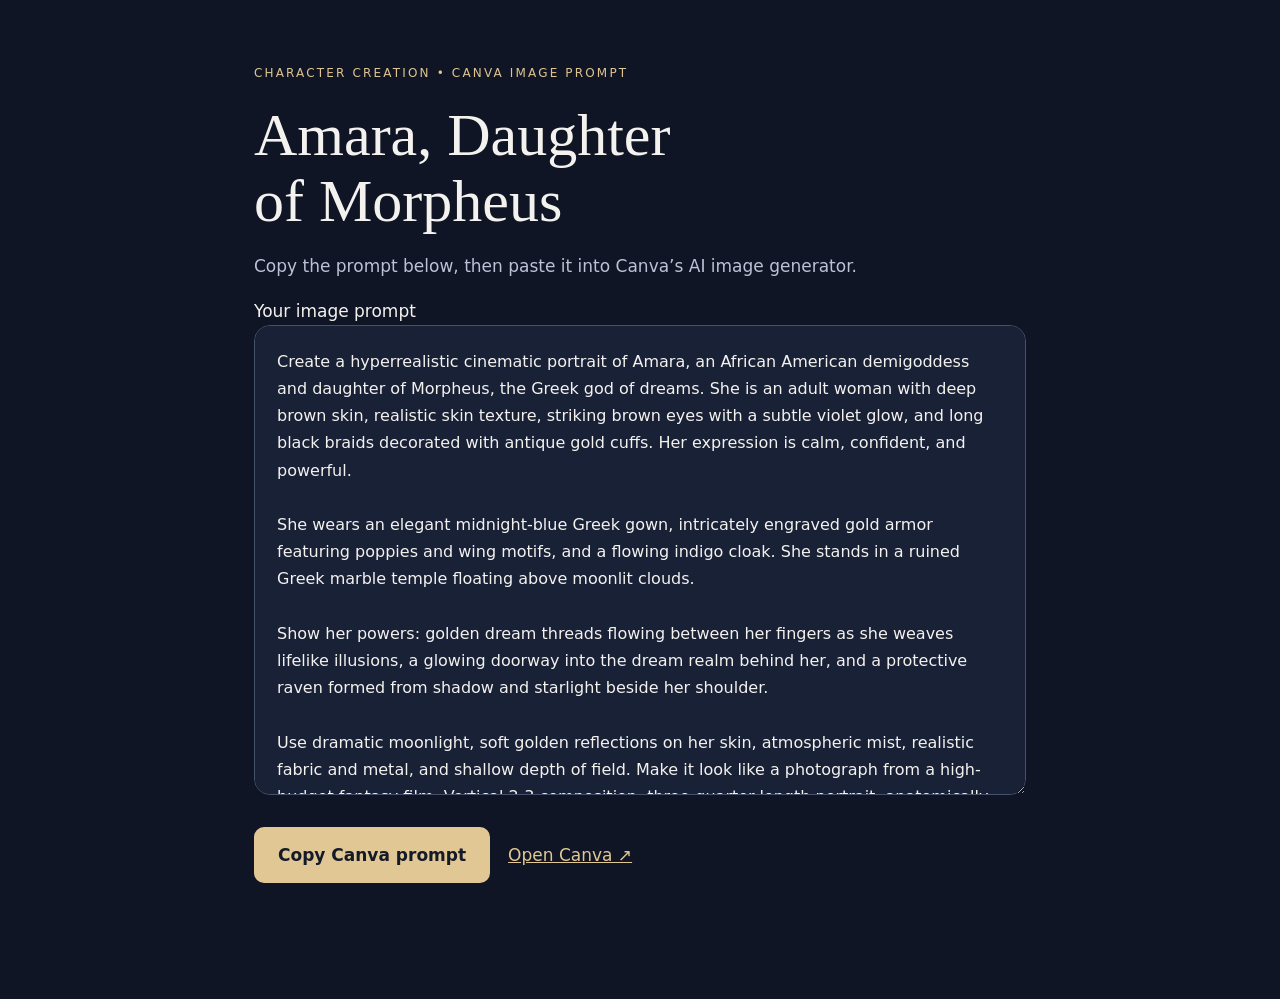
<file: amara-canva-prompt.html>
<!doctype html>
<html lang="en"><head><meta charset="utf-8"><meta name="viewport" content="width=device-width,initial-scale=1"><title>Amara — Canva Prompt</title><meta name="robots" content="noindex"><style>
*{box-sizing:border-box}body{margin:0;background:#101525;color:#f4f2ee;font:17px/1.65 system-ui,sans-serif}main{max-width:820px;margin:auto;padding:64px 24px}.eyebrow{color:#dec590;text-transform:uppercase;letter-spacing:.18em;font-size:12px}h1{font:clamp(36px,7vw,60px)/1.1 Georgia,serif;margin:18px 0}p{color:#bbc2d6}textarea{width:100%;min-height:470px;resize:vertical;background:#192137;color:#f4f2ee;border:1px solid #46516b;border-radius:16px;padding:22px;font:16px/1.7 system-ui,sans-serif}textarea:focus,button:focus-visible,a:focus-visible{outline:3px solid #dec590;outline-offset:4px}.actions{display:flex;flex-wrap:wrap;align-items:center;gap:18px;margin:24px 0}button,a{font:inherit}button{background:#e1c793;color:#151a29;border:0;border-radius:10px;padding:14px 24px;cursor:pointer;font-weight:700}a{color:#e1c793}#status{min-height:28px;color:#dec590;font-size:14px}</style></head>
<body><main><div class="eyebrow">Character creation • Canva image prompt</div><h1>Amara, Daughter<br>of Morpheus</h1><p>Copy the prompt below, then paste it into Canva’s AI image generator.</p><label for="prompt">Your image prompt</label><textarea id="prompt" readonly>Create a hyperrealistic cinematic portrait of Amara, an African American demigoddess and daughter of Morpheus, the Greek god of dreams. She is an adult woman with deep brown skin, realistic skin texture, striking brown eyes with a subtle violet glow, and long black braids decorated with antique gold cuffs. Her expression is calm, confident, and powerful.

She wears an elegant midnight-blue Greek gown, intricately engraved gold armor featuring poppies and wing motifs, and a flowing indigo cloak. She stands in a ruined Greek marble temple floating above moonlit clouds.

Show her powers: golden dream threads flowing between her fingers as she weaves lifelike illusions, a glowing doorway into the dream realm behind her, and a protective raven formed from shadow and starlight beside her shoulder.

Use dramatic moonlight, soft golden reflections on her skin, atmospheric mist, realistic fabric and metal, and shallow depth of field. Make it look like a photograph from a high-budget fantasy film. Vertical 2:3 composition, three-quarter-length portrait, anatomically accurate hands. No text, logos, cartoon styling, or plastic-looking skin.</textarea><div class="actions"><button id="copy" type="button">Copy Canva prompt</button><a href="https://www.canva.com/" target="_blank" rel="noopener noreferrer">Open Canva ↗</a></div><div id="status" role="status" aria-live="polite"></div></main><script>
const field=document.getElementById('prompt'),status=document.getElementById('status');
document.getElementById('copy').addEventListener('click',async()=>{try{await navigator.clipboard.writeText(field.value);status.textContent='Copied! Paste it into Canva’s image generator.';}catch(e){field.focus();field.select();field.setSelectionRange(0,field.value.length);let copied=false;try{copied=document.execCommand('copy')}catch(e){}status.textContent=copied?'Copied! Paste it into Canva.':'Prompt selected. Press and hold to copy, or use Ctrl+C / Command+C.';}});
</script></body></html>
</file>
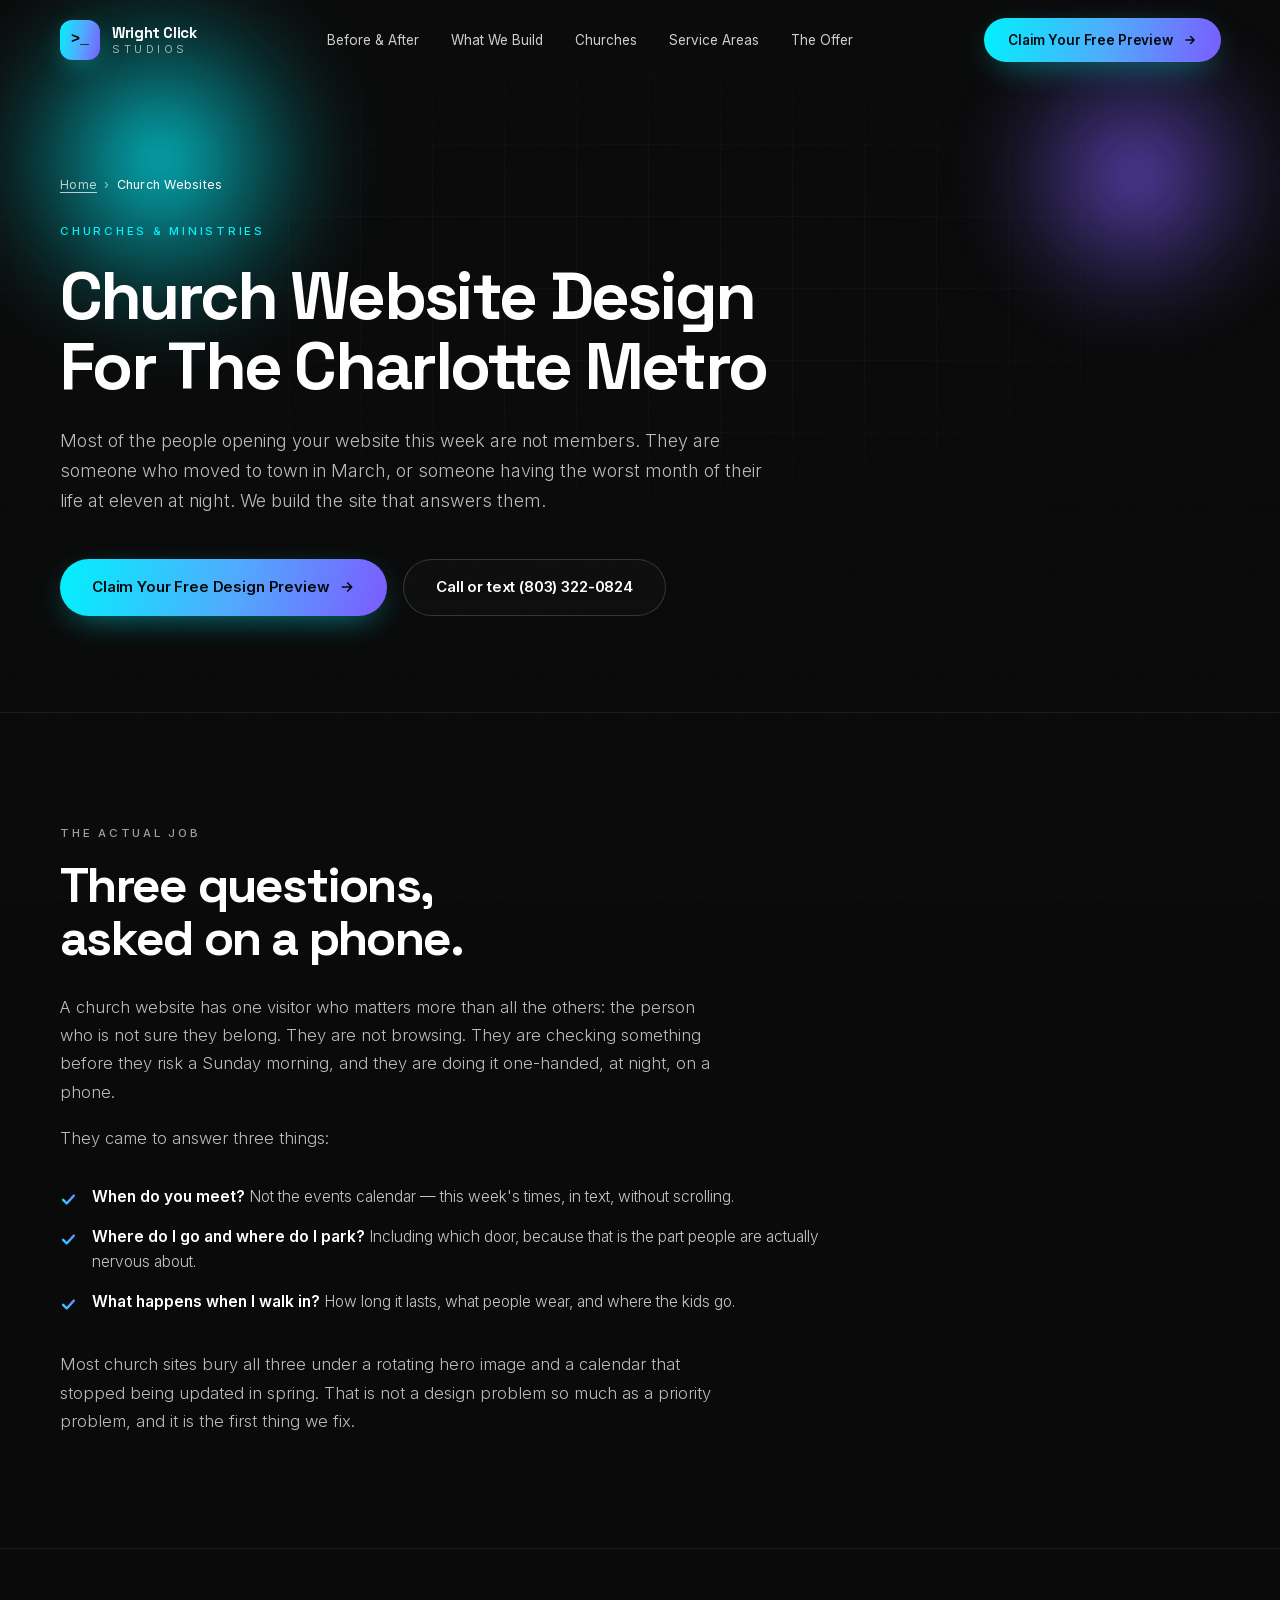
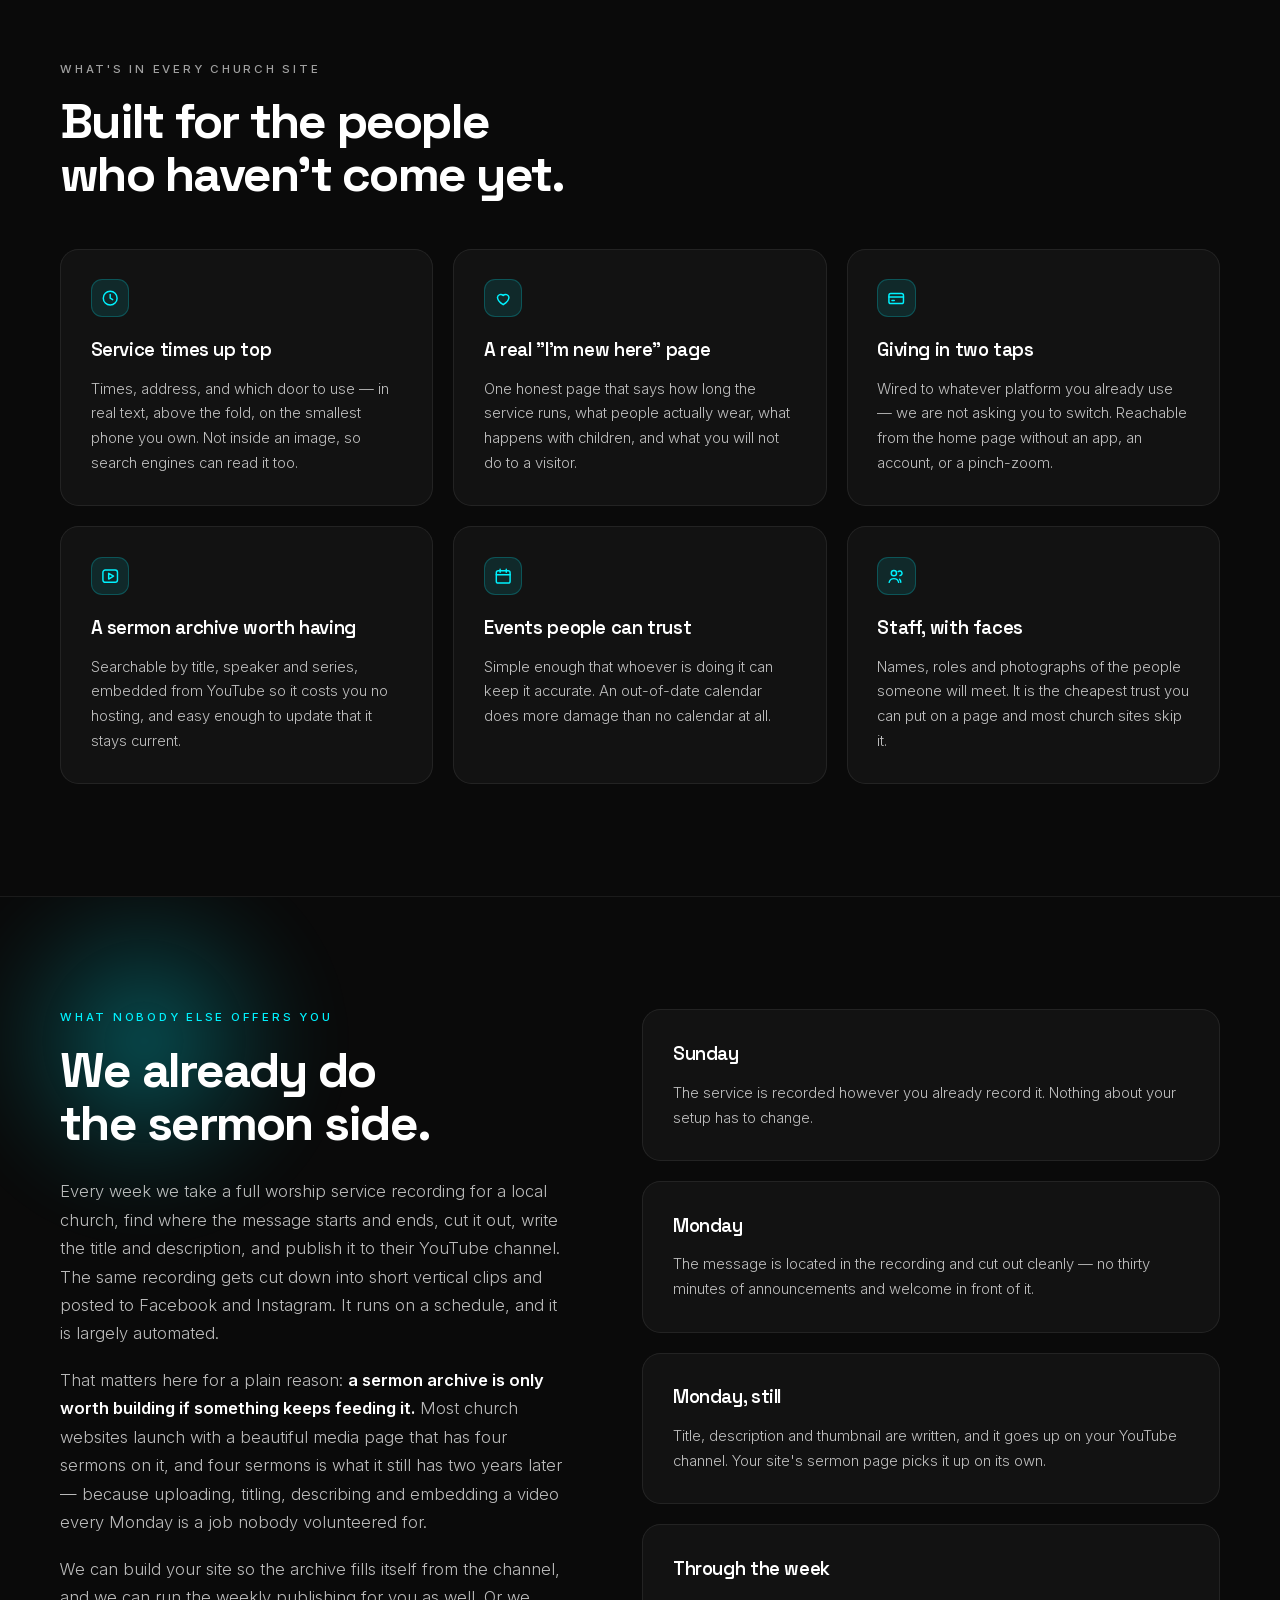
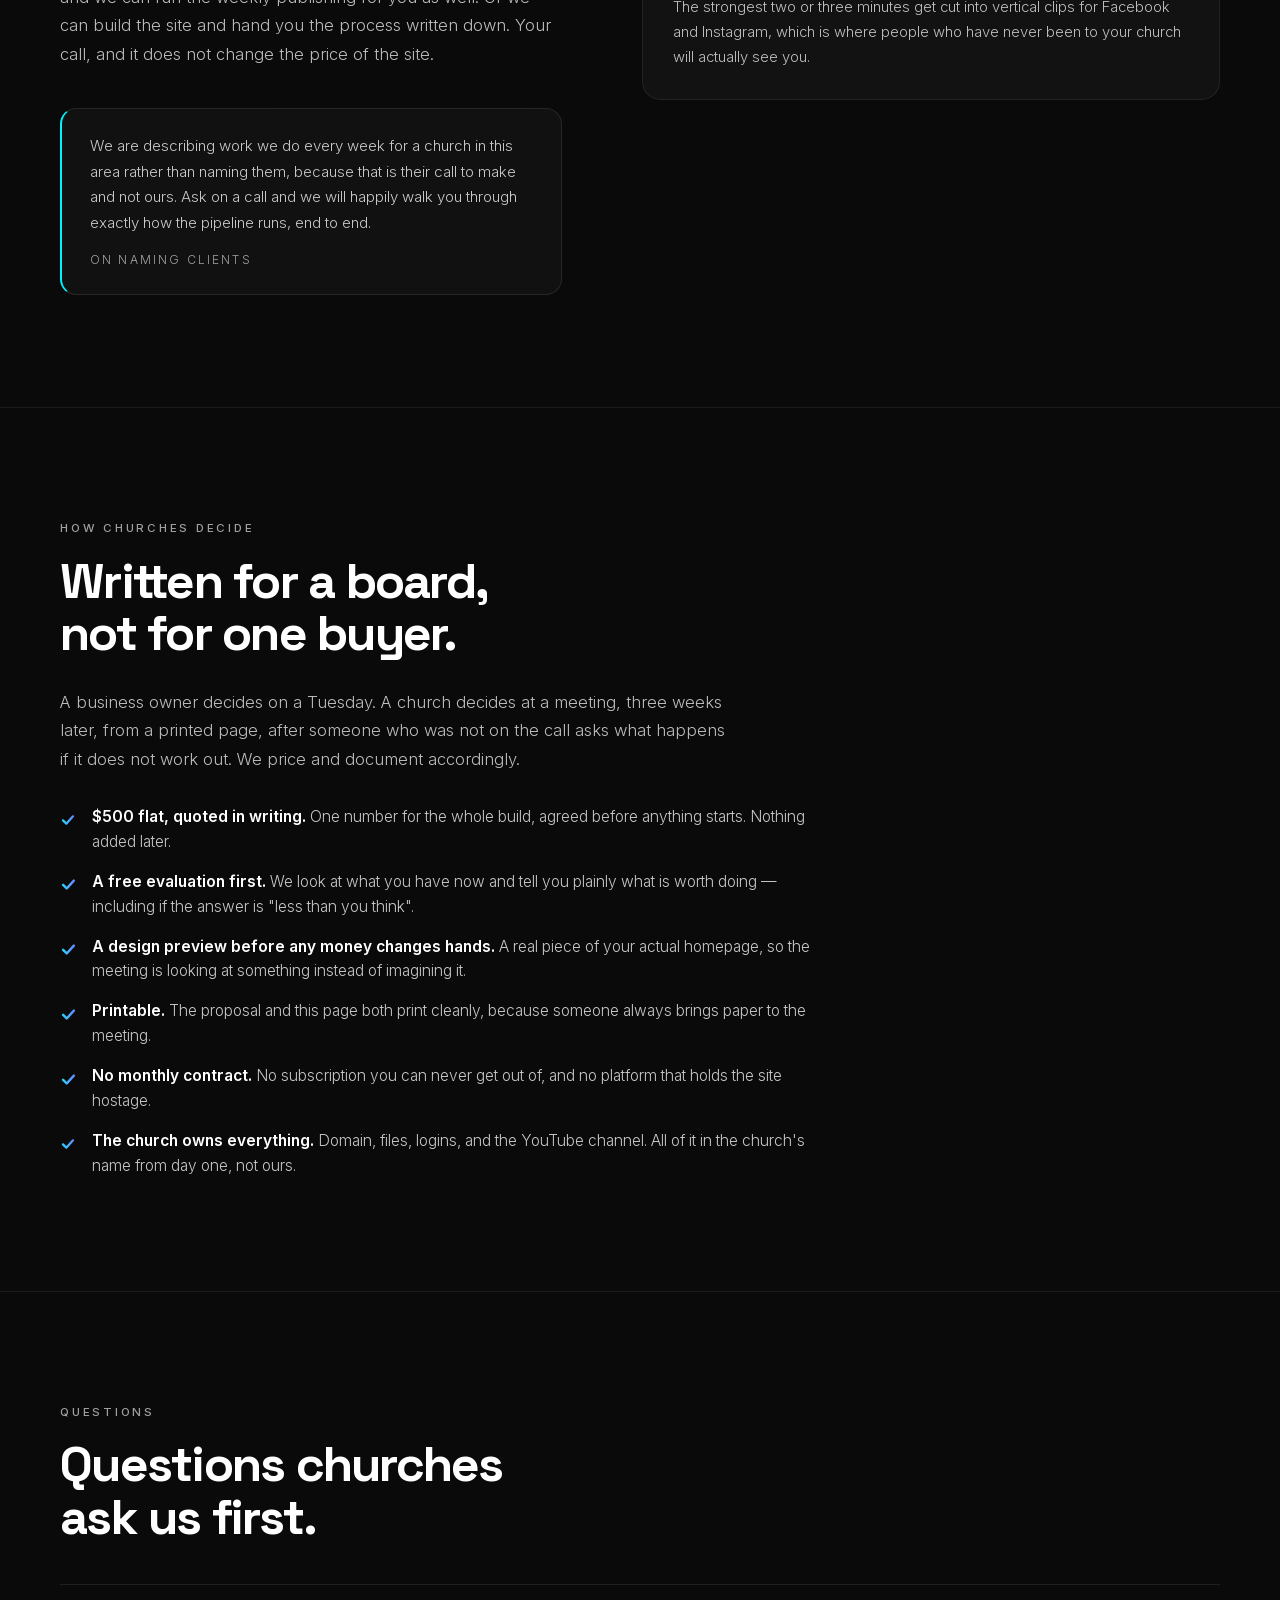
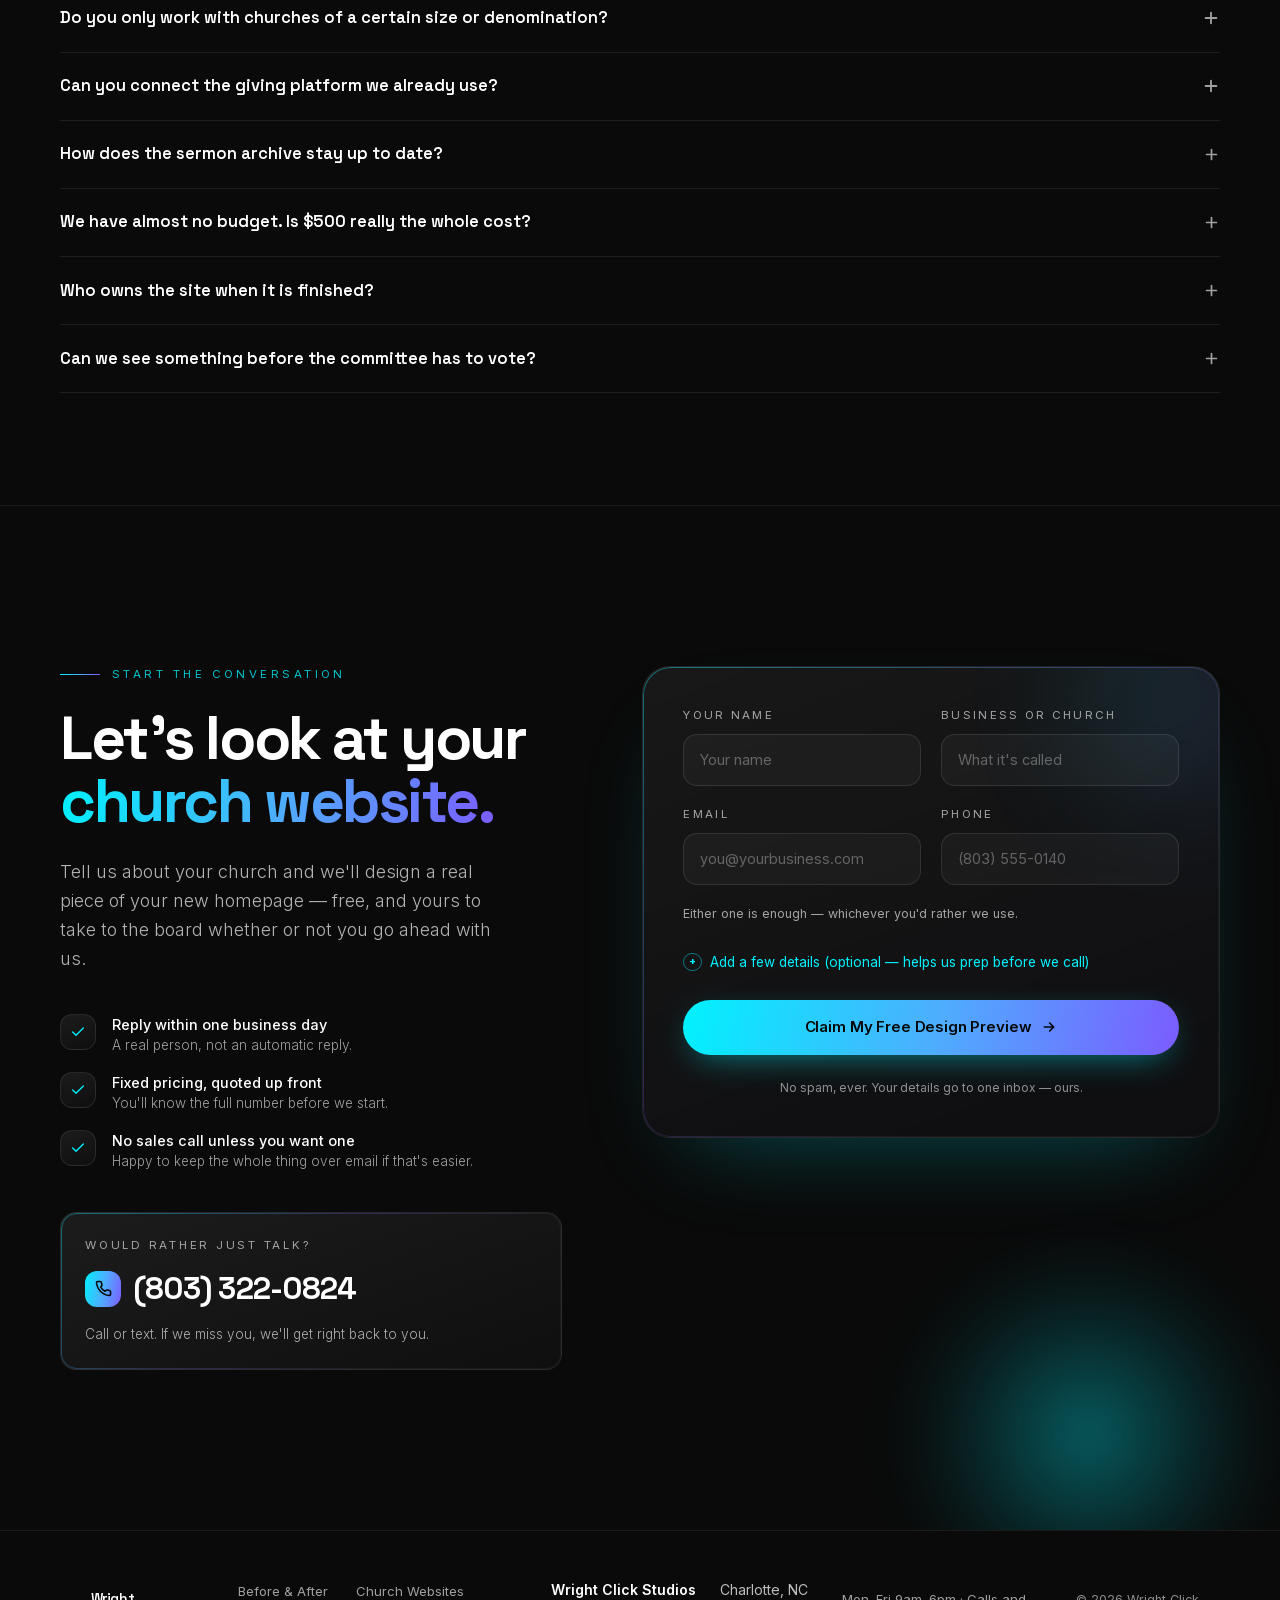
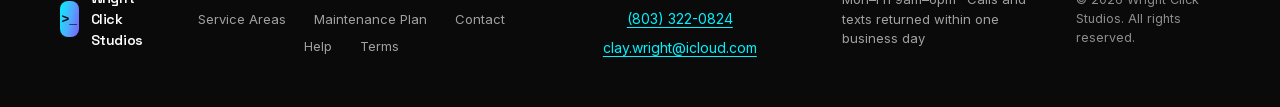
<file: church-website-design.html>
<!DOCTYPE html>
<html lang="en" class="scroll-smooth">
<head>
<meta charset="UTF-8" />
<meta name="viewport" content="width=device-width, initial-scale=1.0" />

<title>Church Website Design in Charlotte, NC | Wright Click Studios</title>
<meta name="description" content="Church and ministry website design across the Charlotte area. Service times and giving that work on a phone, plus $500 flat pricing a board can approve." />
<link rel="canonical" href="https://wrightclickstudio.com/church-website-design.html" />
<meta name="theme-color" content="#0A0A0A" />
<meta name="robots" content="index,follow,max-image-preview:large" />
<meta name="geo.region" content="US-NC" />
<meta name="geo.placename" content="Charlotte, North Carolina" />

<meta property="og:title" content="Church Website Design in Charlotte, NC | Wright Click Studios" />
<meta property="og:description" content="Church and ministry website design across the Charlotte area. Service times and giving that work on a phone, plus $500 flat pricing a board can approve." />
<meta property="og:type" content="website" />
<meta property="og:url" content="https://wrightclickstudio.com/church-website-design.html" />
<meta property="og:image" content="https://wrightclickstudio.com/images/og-cover.jpg" />
<meta property="og:image:width" content="1200" />
<meta property="og:image:height" content="630" />
<meta property="og:site_name" content="Wright Click Studios" />
<meta name="twitter:card" content="summary_large_image" />
<meta name="twitter:title" content="Church Website Design in Charlotte, NC" />
<meta name="twitter:description" content="Church and ministry website design across the Charlotte area. Service times and giving that work on a phone, plus $500 flat pricing a board can approve." />
<meta name="twitter:image" content="https://wrightclickstudio.com/images/og-cover.jpg" />

<link rel="icon" href="/images/favicon.svg" type="image/svg+xml" />
<link rel="apple-touch-icon" href="/images/apple-touch-icon.png" />
<link rel="manifest" href="/site.webmanifest" />

<link rel="preload" href="/fonts/spacegrotesk-latin-var.woff2" as="font" type="font/woff2" crossorigin />
<link rel="preload" href="/fonts/inter-latin-var.woff2" as="font" type="font/woff2" crossorigin />
<link rel="stylesheet" href="/css/base.css" />
<link rel="stylesheet" href="/css/site.css" />

<script>
  window.dataLayer = window.dataLayer || [];
  function gtag(){dataLayer.push(arguments);}
  var GA4_ID = 'G-XXXXXXXXXX';
  if (GA4_ID.indexOf('XXXX') === -1) {
    var s = document.createElement('script');
    s.async = true; s.src = 'https://www.googletagmanager.com/gtag/js?id=' + GA4_ID;
    document.head.appendChild(s);
    gtag('js', new Date());
    gtag('config', GA4_ID);
  }
</script>

<script type="application/ld+json">
{
  "@context": "https://schema.org",
  "@graph": [
    {
      "@type": "Service",
      "name": "Church and ministry website design",
      "serviceType": "Church website design",
      "provider": {
        "@id": "https://wrightclickstudio.com/#business"
      },
      "areaServed": [
        {
          "@type": "City",
          "name": "Charlotte"
        },
        {
          "@type": "City",
          "name": "Huntersville"
        },
        {
          "@type": "City",
          "name": "Matthews"
        },
        {
          "@type": "City",
          "name": "Fort Mill"
        },
        {
          "@type": "City",
          "name": "Rock Hill"
        },
        {
          "@type": "City",
          "name": "Tega Cay"
        }
      ],
      "description": "Church and ministry website design across the Charlotte area. Service times and giving that work on a phone, plus $500 flat pricing a board can approve.",
      "offers": {
        "@type": "Offer",
        "price": "500",
        "priceCurrency": "USD"
      },
      "url": "https://wrightclickstudio.com/church-website-design.html"
    },
    {
      "@type": "FAQPage",
      "mainEntity": [
        {
          "@type": "Question",
          "name": "Do you only work with churches of a certain size or denomination?",
          "acceptedAnswer": {
            "@type": "Answer",
            "text": "No. We have built for and worked with small congregations, and the site we build does not assume a media team, a full-time office, or anyone with a design background. If one volunteer has to keep it current, we build it so one volunteer can."
          }
        },
        {
          "@type": "Question",
          "name": "Can you connect the giving platform we already use?",
          "acceptedAnswer": {
            "@type": "Answer",
            "text": "Yes, and we would rather you keep it. Tithe.ly, Pushpay, Givelify, Planning Center, a Subsplash page, or a plain PayPal link all work the same way from the site's point of view. Switching platforms is a separate decision and not one we need you to make to build the site."
          }
        },
        {
          "@type": "Question",
          "name": "How does the sermon archive stay up to date?",
          "acceptedAnswer": {
            "@type": "Answer",
            "text": "The site pulls from your YouTube channel, so anything published there appears on the sermon page without anybody touching the website. If you would like us to handle the weekly publishing too \u2014 pulling the message out of the service recording, writing the title and description, and posting it \u2014 we already run that process every week and can run it for you."
          }
        },
        {
          "@type": "Question",
          "name": "We have almost no budget. Is $500 really the whole cost?",
          "acceptedAnswer": {
            "@type": "Answer",
            "text": "That is the whole build. What sits outside it is the domain name, which runs about fifteen dollars a year and stays in the church's own account, and hosting, which for a site this size is usually free or close to it. We will show you both numbers in the evaluation rather than surprising you at the end."
          }
        },
        {
          "@type": "Question",
          "name": "Who owns the site when it is finished?",
          "acceptedAnswer": {
            "@type": "Answer",
            "text": "The church does \u2014 completely. The domain, the files, the hosting login and the YouTube channel are all in the church's name from the start. If you decide in a year to have someone else take it over, everything they need hands across in an afternoon and nothing has to be rebuilt."
          }
        },
        {
          "@type": "Question",
          "name": "Can we see something before the committee has to vote?",
          "acceptedAnswer": {
            "@type": "Answer",
            "text": "That is exactly what the free design preview is for. We design a real section of your actual homepage before you have paid anything, so the meeting is looking at a real page with your name on it rather than a description of one."
          }
        }
      ]
    },
    {
      "@type": "BreadcrumbList",
      "itemListElement": [
        {
          "@type": "ListItem",
          "position": 1,
          "name": "Home",
          "item": "https://wrightclickstudio.com/"
        },
        {
          "@type": "ListItem",
          "position": 2,
          "name": "Church Websites",
          "item": "https://wrightclickstudio.com/church-website-design.html"
        }
      ]
    }
  ]
}
</script>
</head>

<body class="font-body bg-ink text-white antialiased grain">

<a class="skip-link" href="#main">Skip to main content</a>

<div id="progress"></div>
<div id="orb"></div>

<header id="nav" class="fixed top-0 inset-x-0 z-50 transition-all duration-500">
  <div class="max-w-screen mx-auto px-6 lg:px-10">
    <div class="flex items-center justify-between h-20">

      <a href="/" class="group flex items-center gap-3">
        <div class="relative w-10 h-10 rounded-xl grad-bg grid place-items-center shadow-[0_8px_28px_-10px_rgba(0,242,254,.8)] transition-transform duration-500 group-hover:scale-110 group-hover:rotate-6">
          <span class="font-mono text-[15px] font-bold text-[#04070A]">&gt;_</span>
        </div>
        <div class="leading-none">
          <div class="font-display font-bold tracking-tight text-[15px]">Wright Click</div>
          <div class="text-[10px] uppercase tracking-[.32em] text-white/40 mt-1">Studios</div>
        </div>
      </a>

      <nav class="hidden lg:flex items-center gap-8 text-[13.5px] text-white/65" aria-label="Primary">
        <a href="/#work"     class="navlink hover:text-white transition-colors duration-300">Before &amp; After</a>
        <a href="/#services" class="navlink hover:text-white transition-colors duration-300">What We Build</a>
        <a href="/church-website-design.html" class="navlink hover:text-white transition-colors duration-300">Churches</a>
        <a href="/#areas"    class="navlink hover:text-white transition-colors duration-300">Service Areas</a>
        <a href="/#value"    class="navlink hover:text-white transition-colors duration-300">The Offer</a>
      </nav>

      <div class="hidden lg:block">
        <a href="#contact" class="btn btn-primary sheen px-6 py-3 text-[13.5px]">
          Claim Your Free Preview
          <svg width="14" height="14" viewBox="0 0 24 24" fill="none" stroke="currentColor" stroke-width="2.5" stroke-linecap="round" stroke-linejoin="round"><path d="M5 12h14M13 6l6 6-6 6"/></svg>
        </a>
      </div>

      <button id="menuBtn" aria-label="Open menu" aria-expanded="false"
        class="lg:hidden w-11 h-11 rounded-xl glass grid place-items-center transition-transform duration-300 hover:scale-105">
        <svg id="menuIcon" width="20" height="20" viewBox="0 0 24 24" fill="none" stroke="currentColor" stroke-width="2" stroke-linecap="round"><path d="M4 7h16M4 12h16M4 17h16"/></svg>
      </button>
    </div>
  </div>

  <!-- Mobile menu -->
  <div id="mobileMenu" class="lg:hidden hidden px-6 pb-6">
    <div class="glass-deep rounded-3xl p-6 flex flex-col gap-1">
      <a href="/#work"     class="mob-link py-3 px-3 rounded-xl text-white/80 hover:text-white hover:bg-white/5 transition-all duration-300">Before &amp; After</a>
      <a href="/#services" class="mob-link py-3 px-3 rounded-xl text-white/80 hover:text-white hover:bg-white/5 transition-all duration-300">What We Build</a>
      <a href="/church-website-design.html" class="mob-link py-3 px-3 rounded-xl text-white/80 hover:text-white hover:bg-white/5 transition-all duration-300">Churches &amp; Ministries</a>
      <a href="/#areas"    class="mob-link py-3 px-3 rounded-xl text-white/80 hover:text-white hover:bg-white/5 transition-all duration-300">Service Areas</a>
      <a href="/#value"    class="mob-link py-3 px-3 rounded-xl text-white/80 hover:text-white hover:bg-white/5 transition-all duration-300">The Offer</a>
      <a href="/#process"  class="mob-link py-3 px-3 rounded-xl text-white/80 hover:text-white hover:bg-white/5 transition-all duration-300">Process</a>
      <a href="tel:+18033220824" data-loc="mobile-menu" class="mob-link py-3 px-3 rounded-xl text-white/80 hover:text-white hover:bg-white/5 transition-all duration-300">Call or text (803) 322-0824</a>
      <a href="/#contact"  class="mob-link btn btn-primary sheen mt-4 py-3.5">Claim Your Free Preview</a>
    </div>
  </div>
</header>

<main id="main">

<section class="phero">
  <div class="absolute inset-0 overflow-hidden pointer-events-none">
    <div class="plx absolute inset-0" data-depth="12"><div class="absolute inset-0 grid-lines opacity-70"></div></div>
    <div class="plx absolute inset-0" data-depth="30"><div class="aurora a-cyan drift-slow w-[40rem] h-[40rem] -top-40 -left-40"></div></div>
    <div class="plx absolute inset-0" data-depth="-38"><div class="aurora a-violet drift-slower w-[34rem] h-[34rem] -top-24 -right-32" style="opacity:.8"></div></div>
    <div class="absolute inset-x-0 bottom-0 h-52 bg-gradient-to-t from-ink to-transparent"></div>
  </div>

  <div class="relative max-w-screen mx-auto px-6 lg:px-10">
    <nav class="crumbs reveal" aria-label="Breadcrumb">
      <a href="/">Home</a>
      <span aria-hidden="true">&rsaquo;</span>
      <span aria-current="page">Church Websites</span>
    </nav>

    <p class="eyebrow reveal" style="--d:60ms; margin-top:1.75rem"><em>Churches &amp; Ministries</em></p>
    <h1 class="reveal" style="--d:120ms">Church Website Design<br>For The Charlotte Metro</h1>
    <p class="lede reveal" style="--d:200ms">Most of the people opening your website this week are not members. They are someone who moved to town in March, or someone having the worst month of their life at eleven at night. We build the site that answers them.</p>

    <div class="reveal mt-11 flex flex-col sm:flex-row gap-4" style="--d:280ms" data-callbar-after>
      <a href="#contact" class="btn btn-primary sheen magnetic px-8 py-4 text-[15px]">
        Claim Your Free Design Preview
        <svg width="16" height="16" viewBox="0 0 24 24" fill="none" stroke="currentColor" stroke-width="2.5" stroke-linecap="round" stroke-linejoin="round"><path d="M5 12h14M13 6l6 6-6 6"/></svg>
      </a>
      <a href="tel:+18033220824" data-loc="page-hero" class="btn btn-ghost magnetic px-8 py-4 text-[15px]">
        Call or text (803) 322-0824
      </a>
    </div>
  </div>
</section>


<section class="sec sec--line">
  <div class="max-w-screen mx-auto px-6 lg:px-10">
    <div class="reveal max-w-3xl">
      <p class="eyebrow">The Actual Job</p>
      <h2>Three questions,<br>asked on a phone.</h2>
      <div class="prose mt-7">
        <p>
          A church website has one visitor who matters more than all the others: the person
          who is not sure they belong. They are not browsing. They are checking something
          before they risk a Sunday morning, and they are doing it one-handed, at night,
          on a phone.
        </p>
        <p>They came to answer three things:</p>
      </div>
      <ul class="ticks">
        <li><strong>When do you meet?</strong> Not the events calendar — this week's times, in text, without scrolling.</li>
        <li><strong>Where do I go and where do I park?</strong> Including which door, because that is the part people are actually nervous about.</li>
        <li><strong>What happens when I walk in?</strong> How long it lasts, what people wear, and where the kids go.</li>
      </ul>
      <div class="prose mt-9">
        <p>
          Most church sites bury all three under a rotating hero image and a calendar that
          stopped being updated in spring. That is not a design problem so much as a
          priority problem, and it is the first thing we fix.
        </p>
      </div>
    </div>
  </div>
</section>

<section class="sec sec--line">
  <div class="max-w-screen mx-auto px-6 lg:px-10">
    <div class="reveal max-w-2xl">
      <p class="eyebrow">What's In Every Church Site</p>
      <h2>Built for the people<br>who haven't come yet.</h2>
    </div>
    <div class="cards cards--3 reveal">
      <article class="pcard">
        <span class="ico" aria-hidden="true"><svg viewBox="0 0 24 24"><circle cx="12" cy="12" r="9"/><path d="M12 7v5l3.2 1.9"/></svg></span>
        <h3>Service times up top</h3>
        <p>Times, address, and which door to use — in real text, above the fold, on the smallest phone you own. Not inside an image, so search engines can read it too.</p>
      </article>
      <article class="pcard">
        <span class="ico" aria-hidden="true"><svg viewBox="0 0 24 24"><path d="M12 20.5s-7.5-4.4-7.5-9.6A4.4 4.4 0 0 1 12 8.4a4.4 4.4 0 0 1 7.5 2.5c0 5.2-7.5 9.6-7.5 9.6Z"/></svg></span>
        <h3>A real "I'm new here" page</h3>
        <p>One honest page that says how long the service runs, what people actually wear, what happens with children, and what you will not do to a visitor.</p>
      </article>
      <article class="pcard">
        <span class="ico" aria-hidden="true"><svg viewBox="0 0 24 24"><rect x="2.5" y="6" width="19" height="13" rx="2.5"/><path d="M2.5 10.5h19M6.5 15h3"/></svg></span>
        <h3>Giving in two taps</h3>
        <p>Wired to whatever platform you already use — we are not asking you to switch. Reachable from the home page without an app, an account, or a pinch-zoom.</p>
      </article>
      <article class="pcard">
        <span class="ico" aria-hidden="true"><svg viewBox="0 0 24 24"><path d="M10 8.2v7.6l6.4-3.8z"/><rect x="2.5" y="4" width="19" height="16" rx="3"/></svg></span>
        <h3>A sermon archive worth having</h3>
        <p>Searchable by title, speaker and series, embedded from YouTube so it costs you no hosting, and easy enough to update that it stays current.</p>
      </article>
      <article class="pcard">
        <span class="ico" aria-hidden="true"><svg viewBox="0 0 24 24"><rect x="3" y="5" width="18" height="16" rx="2.5"/><path d="M3 10h18M8 3v4M16 3v4"/></svg></span>
        <h3>Events people can trust</h3>
        <p>Simple enough that whoever is doing it can keep it accurate. An out-of-date calendar does more damage than no calendar at all.</p>
      </article>
      <article class="pcard">
        <span class="ico" aria-hidden="true"><svg viewBox="0 0 24 24"><circle cx="9" cy="8" r="3.4"/><path d="M2.8 20a6.4 6.4 0 0 1 12.4 0M17 11.2a3 3 0 1 0-2.4-5.2M18 20a5.6 5.6 0 0 0-1.6-3.9"/></svg></span>
        <h3>Staff, with faces</h3>
        <p>Names, roles and photographs of the people someone will meet. It is the cheapest trust you can put on a page and most church sites skip it.</p>
      </article>
    </div>
  </div>
</section>

<section class="sec sec--line relative overflow-hidden">
  <div class="aurora a-cyan drift-slower w-[38rem] h-[38rem] -top-40 -left-40" style="opacity:.4"></div>
  <div class="relative max-w-screen mx-auto px-6 lg:px-10">
    <div class="grid lg:grid-cols-[1fr_1.15fr] gap-12 lg:gap-20 items-start">
      <div class="reveal">
        <p class="eyebrow"><em>What Nobody Else Offers You</em></p>
        <h2>We already do<br>the sermon side.</h2>
        <div class="prose mt-7">
          <p>
            Every week we take a full worship service recording for a local church, find
            where the message starts and ends, cut it out, write the title and description,
            and publish it to their YouTube channel. The same recording gets cut down into
            short vertical clips and posted to Facebook and Instagram. It runs on a
            schedule, and it is largely automated.
          </p>
          <p>
            That matters here for a plain reason: <strong>a sermon archive is only worth
            building if something keeps feeding it.</strong> Most church websites launch
            with a beautiful media page that has four sermons on it, and four sermons is
            what it still has two years later — because uploading, titling, describing and
            embedding a video every Monday is a job nobody volunteered for.
          </p>
          <p>
            We can build your site so the archive fills itself from the channel, and we can
            run the weekly publishing for you as well. Or we can build the site and hand you
            the process written down. Your call, and it does not change the price of the site.
          </p>
        </div>
        <div class="note">
          <p>
            We are describing work we do every week for a church in this area rather than
            naming them, because that is their call to make and not ours. Ask on a call and
            we will happily walk you through exactly how the pipeline runs, end to end.
          </p>
          <p class="who">On naming clients</p>
        </div>
      </div>

      <div class="reveal" style="--d:120ms">
        <div class="cards !mt-0">
          <article class="pcard">
            <h3>Sunday</h3>
            <p>The service is recorded however you already record it. Nothing about your setup has to change.</p>
          </article>
          <article class="pcard">
            <h3>Monday</h3>
            <p>The message is located in the recording and cut out cleanly — no thirty minutes of announcements and welcome in front of it.</p>
          </article>
          <article class="pcard">
            <h3>Monday, still</h3>
            <p>Title, description and thumbnail are written, and it goes up on your YouTube channel. Your site's sermon page picks it up on its own.</p>
          </article>
          <article class="pcard">
            <h3>Through the week</h3>
            <p>The strongest two or three minutes get cut into vertical clips for Facebook and Instagram, which is where people who have never been to your church will actually see you.</p>
          </article>
        </div>
      </div>
    </div>
  </div>
</section>

<section class="sec sec--line">
  <div class="max-w-screen mx-auto px-6 lg:px-10">
    <div class="reveal max-w-3xl">
      <p class="eyebrow">How Churches Decide</p>
      <h2>Written for a board,<br>not for one buyer.</h2>
      <div class="prose mt-7">
        <p>
          A business owner decides on a Tuesday. A church decides at a meeting, three weeks
          later, from a printed page, after someone who was not on the call asks what
          happens if it does not work out. We price and document accordingly.
        </p>
      </div>
      <ul class="ticks">
        <li><strong>$500 flat, quoted in writing.</strong> One number for the whole build, agreed before anything starts. Nothing added later.</li>
        <li><strong>A free evaluation first.</strong> We look at what you have now and tell you plainly what is worth doing — including if the answer is "less than you think".</li>
        <li><strong>A design preview before any money changes hands.</strong> A real piece of your actual homepage, so the meeting is looking at something instead of imagining it.</li>
        <li><strong>Printable.</strong> The proposal and this page both print cleanly, because someone always brings paper to the meeting.</li>
        <li><strong>No monthly contract.</strong> No subscription you can never get out of, and no platform that holds the site hostage.</li>
        <li><strong>The church owns everything.</strong> Domain, files, logins, and the YouTube channel. All of it in the church's name from day one, not ours.</li>
      </ul>
    </div>
  </div>
</section>


<section class="sec sec--line">
  <div class="max-w-screen mx-auto px-6 lg:px-10">
    <div class="reveal max-w-2xl">
      <p class="eyebrow">Questions</p>
      <h2>Questions churches<br>ask us first.</h2>
    </div>
    <div class="faq">
      <details class="qa reveal">
        <summary>Do you only work with churches of a certain size or denomination?</summary>
        <div class="ans"><p>No. We have built for and worked with small congregations, and the site we build does not assume a media team, a full-time office, or anyone with a design background. If one volunteer has to keep it current, we build it so one volunteer can.</p></div>
      </details>
      <details class="qa reveal">
        <summary>Can you connect the giving platform we already use?</summary>
        <div class="ans"><p>Yes, and we would rather you keep it. Tithe.ly, Pushpay, Givelify, Planning Center, a Subsplash page, or a plain PayPal link all work the same way from the site's point of view. Switching platforms is a separate decision and not one we need you to make to build the site.</p></div>
      </details>
      <details class="qa reveal">
        <summary>How does the sermon archive stay up to date?</summary>
        <div class="ans"><p>The site pulls from your YouTube channel, so anything published there appears on the sermon page without anybody touching the website. If you would like us to handle the weekly publishing too — pulling the message out of the service recording, writing the title and description, and posting it — we already run that process every week and can run it for you.</p></div>
      </details>
      <details class="qa reveal">
        <summary>We have almost no budget. Is $500 really the whole cost?</summary>
        <div class="ans"><p>That is the whole build. What sits outside it is the domain name, which runs about fifteen dollars a year and stays in the church's own account, and hosting, which for a site this size is usually free or close to it. We will show you both numbers in the evaluation rather than surprising you at the end.</p></div>
      </details>
      <details class="qa reveal">
        <summary>Who owns the site when it is finished?</summary>
        <div class="ans"><p>The church does — completely. The domain, the files, the hosting login and the YouTube channel are all in the church's name from the start. If you decide in a year to have someone else take it over, everything they need hands across in an afternoon and nothing has to be rebuilt.</p></div>
      </details>
      <details class="qa reveal">
        <summary>Can we see something before the committee has to vote?</summary>
        <div class="ans"><p>That is exactly what the free design preview is for. We design a real section of your actual homepage before you have paid anything, so the meeting is looking at a real page with your name on it rather than a description of one.</p></div>
      </details>
    </div>
  </div>
</section>

<section id="contact" class="relative py-28 lg:py-40 overflow-hidden border-t border-white/[.06]">
  <div class="aurora a-cyan drift-slower w-[40rem] h-[40rem] -bottom-56 -right-32" style="opacity:.5"></div>

  <div class="relative max-w-screen mx-auto px-6 lg:px-10">
    <div class="grid lg:grid-cols-[1fr_1.15fr] gap-12 lg:gap-20 items-start">

      <!-- Left copy -->
      <div>
        <div class="reveal flex items-center gap-3 mb-6">
          <span class="eyebrow-line h-px grad-bg"></span>
          <span class="text-[11px] uppercase tracking-[.3em] text-cyan/80">Start The Conversation</span>
        </div>
        <h2 class="reveal font-display font-bold tracking-[-.04em] leading-[1.03] text-[clamp(2.1rem,5vw,3.8rem)]" style="--d:80ms">Let's look at your <span class="grad-text">church website.</span></h2>
        <p class="reveal mt-6 text-white/50 text-lg font-light leading-relaxed max-w-md" style="--d:150ms">Tell us about your church and we'll design a real piece of your new homepage — free, and yours to take to the board whether or not you go ahead with us.</p>

        <div class="reveal mt-10 space-y-4" style="--d:220ms">
          <div class="flex items-start gap-4">
            <span class="w-9 h-9 rounded-xl glass grid place-items-center text-cyan shrink-0">
              <svg width="16" height="16" viewBox="0 0 24 24" fill="none" stroke="currentColor" stroke-width="2" stroke-linecap="round" stroke-linejoin="round"><path d="M20 6L9 17l-5-5"/></svg>
            </span>
            <div>
              <div class="font-medium text-[14.5px]">Reply within one business day</div>
              <div class="text-white/40 text-[13.5px] font-light">A real person, not an automatic reply.</div>
            </div>
          </div>
          <div class="flex items-start gap-4">
            <span class="w-9 h-9 rounded-xl glass grid place-items-center text-cyan shrink-0">
              <svg width="16" height="16" viewBox="0 0 24 24" fill="none" stroke="currentColor" stroke-width="2" stroke-linecap="round" stroke-linejoin="round"><path d="M20 6L9 17l-5-5"/></svg>
            </span>
            <div>
              <div class="font-medium text-[14.5px]">Fixed pricing, quoted up front</div>
              <div class="text-white/40 text-[13.5px] font-light">You'll know the full number before we start.</div>
            </div>
          </div>
          <div class="flex items-start gap-4">
            <span class="w-9 h-9 rounded-xl glass grid place-items-center text-cyan shrink-0">
              <svg width="16" height="16" viewBox="0 0 24 24" fill="none" stroke="currentColor" stroke-width="2" stroke-linecap="round" stroke-linejoin="round"><path d="M20 6L9 17l-5-5"/></svg>
            </span>
            <div>
              <div class="font-medium text-[14.5px]">No sales call unless you want one</div>
              <div class="text-white/40 text-[13.5px] font-light">Happy to keep the whole thing over email if that's easier.</div>
            </div>
          </div>
        </div>

        <!-- Call option, for people who would rather not fill in a form -->
        <div class="reveal mt-10 glass rounded-2xl p-6 grad-border" style="--d:280ms">
          <div class="text-[11px] uppercase tracking-[.24em] text-white/40 mb-3">Would rather just talk?</div>
          <a href="tel:+18033220824"
             class="group inline-flex items-center gap-3 font-display font-bold tracking-tight text-[clamp(1.5rem,2.6vw,1.9rem)] transition-colors duration-300 hover:text-cyan">
            <span class="w-9 h-9 rounded-xl grad-bg grid place-items-center text-[#04070A] shrink-0 transition-transform duration-500 group-hover:scale-110">
              <svg width="17" height="17" viewBox="0 0 24 24" fill="none" stroke="currentColor" stroke-width="2.2" stroke-linecap="round" stroke-linejoin="round"><path d="M22 16.9v3a2 2 0 01-2.2 2 19.8 19.8 0 01-8.6-3.1 19.5 19.5 0 01-6-6A19.8 19.8 0 012.1 4.2 2 2 0 014.1 2h3a2 2 0 012 1.7c.1 1 .3 1.9.7 2.8a2 2 0 01-.5 2.1L8.1 9.9a16 16 0 006 6l1.3-1.2a2 2 0 012.1-.5c.9.4 1.8.6 2.8.7a2 2 0 011.7 2z"/></svg>
            </span>
            (803) 322-0824
          </a>
          <p class="mt-3 text-white/45 text-[13.5px] font-light leading-relaxed">
            Call or text. If we miss you, we'll get right back to you.
          </p>
        </div>
      </div>

      <!-- Form -->
      <div class="reveal" style="--d:120ms">
        <div class="glass-deep rounded-[1.75rem] p-7 sm:p-10 grad-border relative overflow-hidden">
          <div class="absolute -top-20 -right-20 w-56 h-56 rounded-full grad-bg opacity-[.12] blur-3xl pointer-events-none"></div>

          <!-- Quick capture. The previous version required five fields including
               a free-text essay, in exchange for something advertised as free.
               Now three easy fields send a lead, contact can be EITHER email or
               phone, and everything else lives behind a disclosure for the
               people who want to say more. data-source tags the lead so it is
               possible to tell which page is actually working. -->
          <form id="inquiryForm" novalidate class="relative space-y-5" data-source="Church page">
            <div class="grid sm:grid-cols-2 gap-5">
              <div>
                <label for="name" class="block text-[11px] uppercase tracking-[.2em] text-white/40 mb-2.5">Your Name</label>
                <input id="name" name="name" type="text" autocomplete="name" placeholder="Your name"
                       class="field w-full px-4 py-3.5 text-[14.5px] text-white" />
                <p class="field-err" data-err-for="name"></p>
              </div>
              <div>
                <label for="business" class="block text-[11px] uppercase tracking-[.2em] text-white/40 mb-2.5">Business Or Church</label>
                <input id="business" name="business" type="text" autocomplete="organization" placeholder="What it's called"
                       class="field w-full px-4 py-3.5 text-[14.5px] text-white" />
                <p class="field-err" data-err-for="business"></p>
              </div>
            </div>

            <div class="grid sm:grid-cols-2 gap-5">
              <div>
                <label for="email" class="block text-[11px] uppercase tracking-[.2em] text-white/40 mb-2.5">Email</label>
                <input id="email" name="email" type="email" autocomplete="email" inputmode="email" placeholder="you@yourbusiness.com"
                       class="field w-full px-4 py-3.5 text-[14.5px] text-white" />
                <p class="field-err" data-err-for="email"></p>
              </div>
              <div>
                <label for="phone" class="block text-[11px] uppercase tracking-[.2em] text-white/40 mb-2.5">Phone</label>
                <input id="phone" name="phone" type="tel" autocomplete="tel" inputmode="tel" placeholder="(803) 555-0140"
                       class="field w-full px-4 py-3.5 text-[14.5px] text-white" />
              </div>
            </div>
            <p class="hint">Either one is enough — whichever you'd rather we use.</p>

            <details class="disclosure">
              <summary>Add a few details (optional — helps us prep before we call)</summary>
              <div class="more">
                <div>
                  <label for="type" class="block text-[11px] uppercase tracking-[.2em] text-white/40 mb-2.5">Type Of Business</label>
                  <select id="type" name="type" class="field w-full px-4 py-3.5 text-[14.5px] text-white appearance-none">
                    <option value="" selected>Select one…</option>
                    <option>Church, ministry or nonprofit</option>
                    <option>Studio / Instruction (music, art, dance)</option>
                    <option>Health, Wellness &amp; Med Spa</option>
                    <option>Trades &amp; Home Services</option>
                    <option>Food, Coffee &amp; Hospitality</option>
                    <option>Professional Services (legal, finance)</option>
                    <option>Retail &amp; Boutique</option>
                    <option>Something else entirely</option>
                  </select>
                </div>

                <div>
                  <label for="message" class="block text-[11px] uppercase tracking-[.2em] text-white/40 mb-2.5">What Should Your Site Do For You?</label>
                  <textarea id="message" name="message" rows="4" placeholder="I want the phone to ring more, and a site that looks as good as the work we do…"
                            class="field w-full px-4 py-3.5 text-[14.5px] text-white resize-none"></textarea>
                </div>

                <div>
                  <label for="current" class="block text-[11px] uppercase tracking-[.2em] text-white/40 mb-2.5">Current Website</label>
                  <input id="current" name="current" type="text" placeholder="yourbusiness.com — or 'none yet'"
                         class="field w-full px-4 py-3.5 text-[14.5px] text-white" />
                </div>
              </div>
            </details>

            <!-- Honeypot. Hidden from people, and bots that tick it get rejected by Web3Forms. -->
            <input type="checkbox" name="botcheck" id="botcheck" tabindex="-1" autocomplete="off"
                   style="display:none !important" aria-hidden="true" />

            <div id="formError" class="hidden rounded-xl px-4 py-3.5 text-[13.5px] leading-relaxed"
                 style="border:1px solid rgba(255,107,107,.4); background:rgba(255,107,107,.1); color:#FFB4B4;"
                 role="alert">
              We couldn't send that just now. Please try again in a moment — or call or text us at
              <a href="tel:+18033220824" data-loc="form-error" class="font-semibold underline underline-offset-2" style="color:#FFD9D9;">(803) 322-0824</a>
              and we'll take it from there.
            </div>

            <button type="submit" id="submitBtn" class="btn btn-primary sheen w-full py-4 text-[15px] mt-2">
              <span id="btnLabel">Claim My Free Design Preview</span>
              <svg id="btnIcon" width="16" height="16" viewBox="0 0 24 24" fill="none" stroke="currentColor" stroke-width="2.5" stroke-linecap="round" stroke-linejoin="round"><path d="M5 12h14M13 6l6 6-6 6"/></svg>
            </button>

            <p class="text-center text-[12px] text-white/30 pt-1">
              No spam, ever. Your details go to one inbox — ours.
            </p>
          </form>

          <!-- success state -->
          <div id="successState" class="hidden relative text-center py-10">
            <div class="w-16 h-16 rounded-2xl grad-bg grid place-items-center mx-auto mb-6 shadow-[0_18px_50px_-16px_rgba(0,242,254,.8)]">
              <svg width="28" height="28" viewBox="0 0 24 24" fill="none" stroke="#04070A" stroke-width="3" stroke-linecap="round" stroke-linejoin="round"><path d="M20 6L9 17l-5-5"/></svg>
            </div>
            <h3 class="font-display font-bold text-2xl mb-3">Request received.</h3>
            <p class="text-white/50 font-light max-w-sm mx-auto">
              We'll review your business and send your custom design preview within one business day.
              Keep an eye on your inbox.
            </p>
            <button id="resetForm" class="btn btn-ghost mt-8 px-6 py-3 text-[13.5px]">Send another request</button>
          </div>
        </div>
      </div>
    </div>
  </div>
</section>

</main>

<footer class="relative border-t border-white/[.07] py-12">
  <div class="max-w-screen mx-auto px-6 lg:px-10">
    <div class="flex flex-col sm:flex-row items-center justify-between gap-6">

      <a href="/" class="group flex items-center gap-3">
        <div class="w-9 h-9 rounded-lg grad-bg grid place-items-center transition-transform duration-500 group-hover:scale-110">
          <span class="font-mono text-[13px] font-bold text-[#04070A]">&gt;_</span>
        </div>
        <span class="font-display font-semibold text-[14px] tracking-tight">Wright Click Studios</span>
      </a>

      <nav class="flex flex-wrap items-center justify-center gap-x-7 gap-y-2 text-[13px] text-white/40" aria-label="Footer">
        <a href="/#work" class="hover:text-white transition-colors duration-300">Before &amp; After</a>
        <a href="/church-website-design.html" class="hover:text-white transition-colors duration-300">Church Websites</a>
        <a href="/#areas" class="hover:text-white transition-colors duration-300">Service Areas</a>
        <a href="/maintenance-plan.html" class="hover:text-white transition-colors duration-300">Maintenance Plan</a>
        <a href="/#contact" class="hover:text-white transition-colors duration-300">Contact</a>
        <a href="/help.html" class="hover:text-white transition-colors duration-300">Help</a>
        <a href="/terms.html" class="hover:text-white transition-colors duration-300">Terms</a>
      </nav>

      <!-- NAP block. Name, address and phone in crawlable text is the single
           strongest local-pack signal and the old footer had none of it. These
           three lines must stay byte-identical to the Google Business Profile
           listing — if the profile says "Studios" and this says "Studio", the
           two stop reinforcing each other. -->
      <div class="nap justify-center text-center" itemscope itemtype="https://schema.org/LocalBusiness">
        <span><strong itemprop="name">Wright Click Studios</strong></span>
        <span itemprop="address" itemscope itemtype="https://schema.org/PostalAddress">
          <span itemprop="addressLocality">Charlotte</span>,
          <span itemprop="addressRegion">NC</span>
        </span>
        <span><a itemprop="telephone" href="tel:+18033220824" data-loc="footer">(803) 322-0824</a></span>
        <span><a itemprop="email" href="mailto:clay.wright@icloud.com">clay.wright@icloud.com</a></span>
      </div>
      <p class="nap-hours">Mon–Fri 9am–6pm · Calls and texts returned within one business day</p>

      <p class="text-[12.5px] text-white/30">© <span id="yr">2026</span> Wright Click Studios. All rights reserved.</p>
    </div>
  </div>
</footer>

<div class="callbar" id="callbar">
  <a class="cb-call" href="tel:+18033220824" data-loc="callbar">
    <svg viewBox="0 0 24 24" fill="none" stroke="currentColor" stroke-width="2.1" stroke-linecap="round" stroke-linejoin="round" aria-hidden="true"><path d="M22 16.9v3a2 2 0 0 1-2.2 2 19.8 19.8 0 0 1-8.6-3.1 19.5 19.5 0 0 1-6-6A19.8 19.8 0 0 1 2.1 4.2 2 2 0 0 1 4.1 2h3a2 2 0 0 1 2 1.7c.1 1 .4 1.9.7 2.8a2 2 0 0 1-.5 2.1L8.1 9.9a16 16 0 0 0 6 6l1.3-1.3a2 2 0 0 1 2.1-.4c.9.3 1.8.6 2.8.7a2 2 0 0 1 1.7 2Z"/></svg>
    Call or text
  </a>
  <a class="cb-cta" href="#contact">Free design preview</a>
</div>


<script src="/js/site.js" defer></script>
<script>document.getElementById('yr').textContent = new Date().getFullYear();</script>
</body>
</html>
</file>
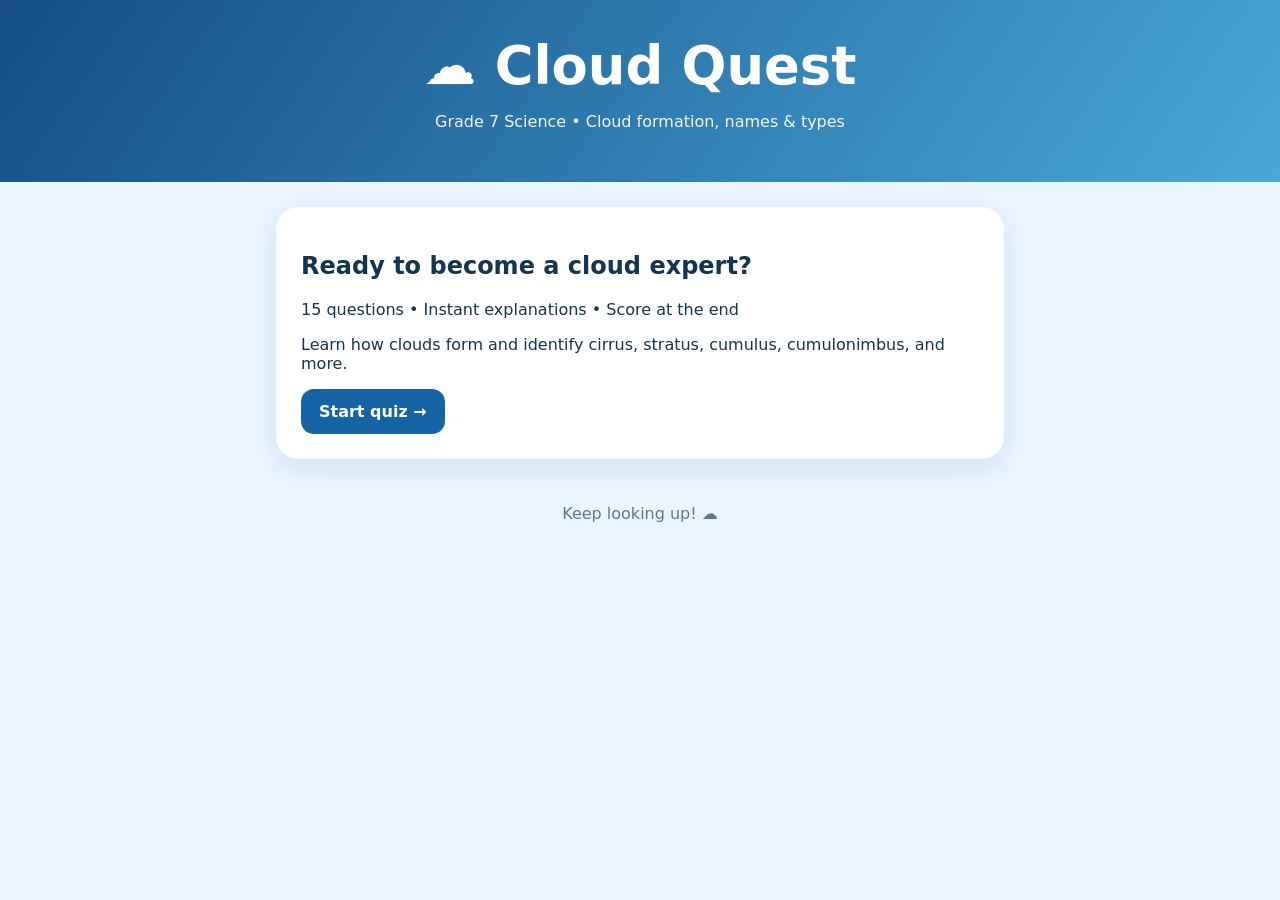
<file: cloud-quest.html>
<!doctype html><html lang="en"><head><meta charset="utf-8"><meta name="viewport" content="width=device-width,initial-scale=1"><title>Cloud Quest | Grade 7 Science</title><style>:root{font-family:system-ui,-apple-system,sans-serif;color:#15344e;background:#eaf5ff}*{box-sizing:border-box}body{margin:0}header{background:linear-gradient(125deg,#154d83,#49a8d9);color:white;padding:35px 18px;text-align:center}h1{margin:0;font-size:clamp(2rem,6vw,3.3rem)}header p{opacity:.95}main{max-width:760px;margin:25px auto;padding:0 16px}.panel{background:white;border-radius:22px;padding:25px;box-shadow:0 8px 30px #14436b1b}button{font:inherit;cursor:pointer;border:0;border-radius:13px;padding:13px 18px;font-weight:650}.primary{background:#1663a5;color:white}.primary:disabled{opacity:.45;cursor:not-allowed}.choice{display:block;text-align:left;width:100%;margin:10px 0;background:#eff6fc;border:2px solid transparent}.choice:hover:not(:disabled){background:#e1effc}.choice.selected{border-color:#1877c9;background:#dcefff}.choice.correct{background:#d7f6e5;border-color:#188a55}.choice.wrong{background:#ffe0e0;border-color:#d04b4b}.choice:disabled{cursor:default}.meta{display:flex;justify-content:space-between;gap:12px;flex-wrap:wrap;font-weight:700}.bar{height:10px;background:#d9eaf7;border-radius:30px;overflow:hidden;margin:16px 0 24px}.fill{height:100%;background:#2a9fd6;transition:width .3s}.feedback{padding:14px;border-radius:12px;background:#eaf4fd;margin:14px 0;line-height:1.5}.actions{display:flex;justify-content:space-between;gap:10px;margin-top:22px}.muted{color:#577087}.hidden{display:none}#result{text-align:center}#result strong{font-size:3rem}footer{text-align:center;padding:20px;color:#60788b}#question{font-size:1.35rem;line-height:1.4}</style></head><body><header><h1>☁️ Cloud Quest</h1><p>Grade 7 Science • Cloud formation, names & types</p></header><main><section class="panel" id="intro"><h2>Ready to become a cloud expert?</h2><p>15 questions • Instant explanations • Score at the end</p><p>Learn how clouds form and identify cirrus, stratus, cumulus, cumulonimbus, and more.</p><button class="primary" onclick="start()">Start quiz →</button></section><section class="panel hidden" id="quiz"><div class="meta"><span id="counter"></span><span id="score"></span></div><div class="bar"><div class="fill" id="fill"></div></div><h2 id="question"></h2><div id="answers"></div><div class="feedback hidden" id="feedback" aria-live="polite"></div><div class="actions"><button onclick="restart()">↺ Restart</button><button class="primary" id="next" onclick="next()" disabled>Check answer</button></div></section><section class="panel hidden" id="result"><h2>Cloud Quest Complete! 🎉</h2><strong id="finalScore"></strong><p id="message"></p><button class="primary" onclick="restart()">Try again</button></section></main><footer>Keep looking up! ☁️</footer><script>const questions=[["What causes water vapor to condense into cloud droplets?",["Air warms up","Air cools to its dew point","Wind stops","Sunlight disappears"],1,"Cooling air reaches saturation, allowing water vapor to condense onto tiny particles."],["What is the main process that makes rising moist air cool?",["Expansion as air pressure decreases","Compression by higher pressure","Absorbing heat from soil","Increasing humidity alone"],0,"Rising air expands in lower pressure and cools."],["Which cloud type is thin, wispy, and high in the sky?",["Stratus","Cumulus","Cirrus","Nimbostratus"],2,"Cirrus clouds are high and made mainly of ice crystals."],["Which cloud type looks like a low, gray blanket?",["Stratus","Cirrocumulus","Cumulonimbus","Cirrus"],0,"Stratus clouds form low, fairly uniform layers."],["Which cloud type often looks like fluffy cotton with flat bases?",["Altostratus","Cumulus","Cirrostratus","Nimbostratus"],1,"Fair-weather cumulus clouds often have puffy tops and flatter bases."],["Which cloud is most associated with thunderstorms?",["Cirrus","Altocumulus","Cumulonimbus","Stratus"],2,"Cumulonimbus clouds grow vertically and can produce lightning and heavy rain."],["What does the prefix 'alto-' usually indicate in cloud names?",["Low-level clouds","Middle-level clouds","Thunderstorm clouds","Ice-only clouds"],1,"Alto- typically indicates clouds at middle altitudes."],["What does 'nimbus' or 'nimbo-' suggest in a cloud name?",["Rain or precipitation","High altitude","Clear skies","Strong sunshine"],0,"Nimbus relates to precipitation-producing clouds."],["Which cloud commonly brings widespread steady rain or snow?",["Nimbostratus","Cirrocumulus","Fair-weather cumulus","Cirrus"],0,"Nimbostratus forms thick layered clouds associated with sustained precipitation."],["Why do cloud droplets usually form around dust, salt, or smoke particles?",["They supply oxygen","They act as condensation nuclei","They stop evaporation entirely","They create gravity"],1,"Tiny airborne particles provide surfaces where vapor can condense."],["Which high cloud can create a halo around the Sun or Moon?",["Stratocumulus","Cirrostratus","Cumulus","Altocumulus"],1,"Cirrostratus ice crystals can refract light to produce halos."],["What is fog?",["A cloud touching the ground","A cloud above 6 km","Frozen rain","A type of wind"],0,"Fog is essentially a cloud at ground level."],["Which describes stratocumulus clouds?",["Thin wisps high above","Low, lumpy cloud layers","Very tall thunderheads","A clear blue sky"],1,"Stratocumulus are low clouds arranged in patches or layers of rounded masses."],["When warm moist air is forced up a mountain, clouds can form because the air…",["Expands and cools","Gets denser and heats up","Loses all its water instantly","Stops moving"],0,"Orographic lifting makes air rise, expand, and cool toward saturation."],["What are most high-altitude cirrus clouds made of?",["Large raindrops","Ice crystals","Sand grains","Only oxygen"],1,"Cirrus form in cold upper air and consist mainly of ice crystals."]];let order=[],index=0,points=0,selected=null,checked=false;const el=id=>document.getElementById(id);function show(id){['intro','quiz','result'].forEach(x=>el(x).classList.toggle('hidden',x!==id))}function start(){order=questions.map((_,i)=>i).sort(()=>Math.random()-.5);index=0;points=0;show('quiz');render()}function restart(){start()}function render(){selected=null;checked=false;const q=questions[order[index]];el('counter').textContent='Question '+(index+1)+' of '+order.length;el('score').textContent='Score: '+points;el('fill').style.width=(index/order.length*100)+'%';el('question').textContent=q[0];el('feedback').classList.add('hidden');el('answers').innerHTML='';q[1].forEach((a,i)=>{const b=document.createElement('button');b.className='choice';b.textContent=String.fromCharCode(65+i)+'. '+a;b.onclick=()=>{if(checked)return;selected=i;document.querySelectorAll('.choice').forEach((x,j)=>x.classList.toggle('selected',j===i));el('next').disabled=false};el('answers').appendChild(b)});el('next').textContent='Check answer';el('next').disabled=true}function next(){if(!checked){if(selected===null)return;checked=true;const q=questions[order[index]];if(selected===q[2])points++;document.querySelectorAll('.choice').forEach((b,i)=>{b.disabled=true;b.classList.remove('selected');if(i===q[2])b.classList.add('correct');else if(i===selected)b.classList.add('wrong')});el('feedback').textContent=(selected===q[2]?'✅ You got it! ':'💡 Not quite. ')+q[3];el('feedback').classList.remove('hidden');el('score').textContent='Score: '+points;el('next').textContent=index===order.length-1?'See results →':'Next question →'}else{index++;if(index>=order.length){show('result');el('finalScore').textContent=points+' / '+order.length;el('message').textContent=points>=13?'Amazing cloud knowledge!':points>=10?'Great work! Review the tricky ones and try again.':'Good practice! Try again to improve your score.'}else render()}}</script></body></html>
</file>
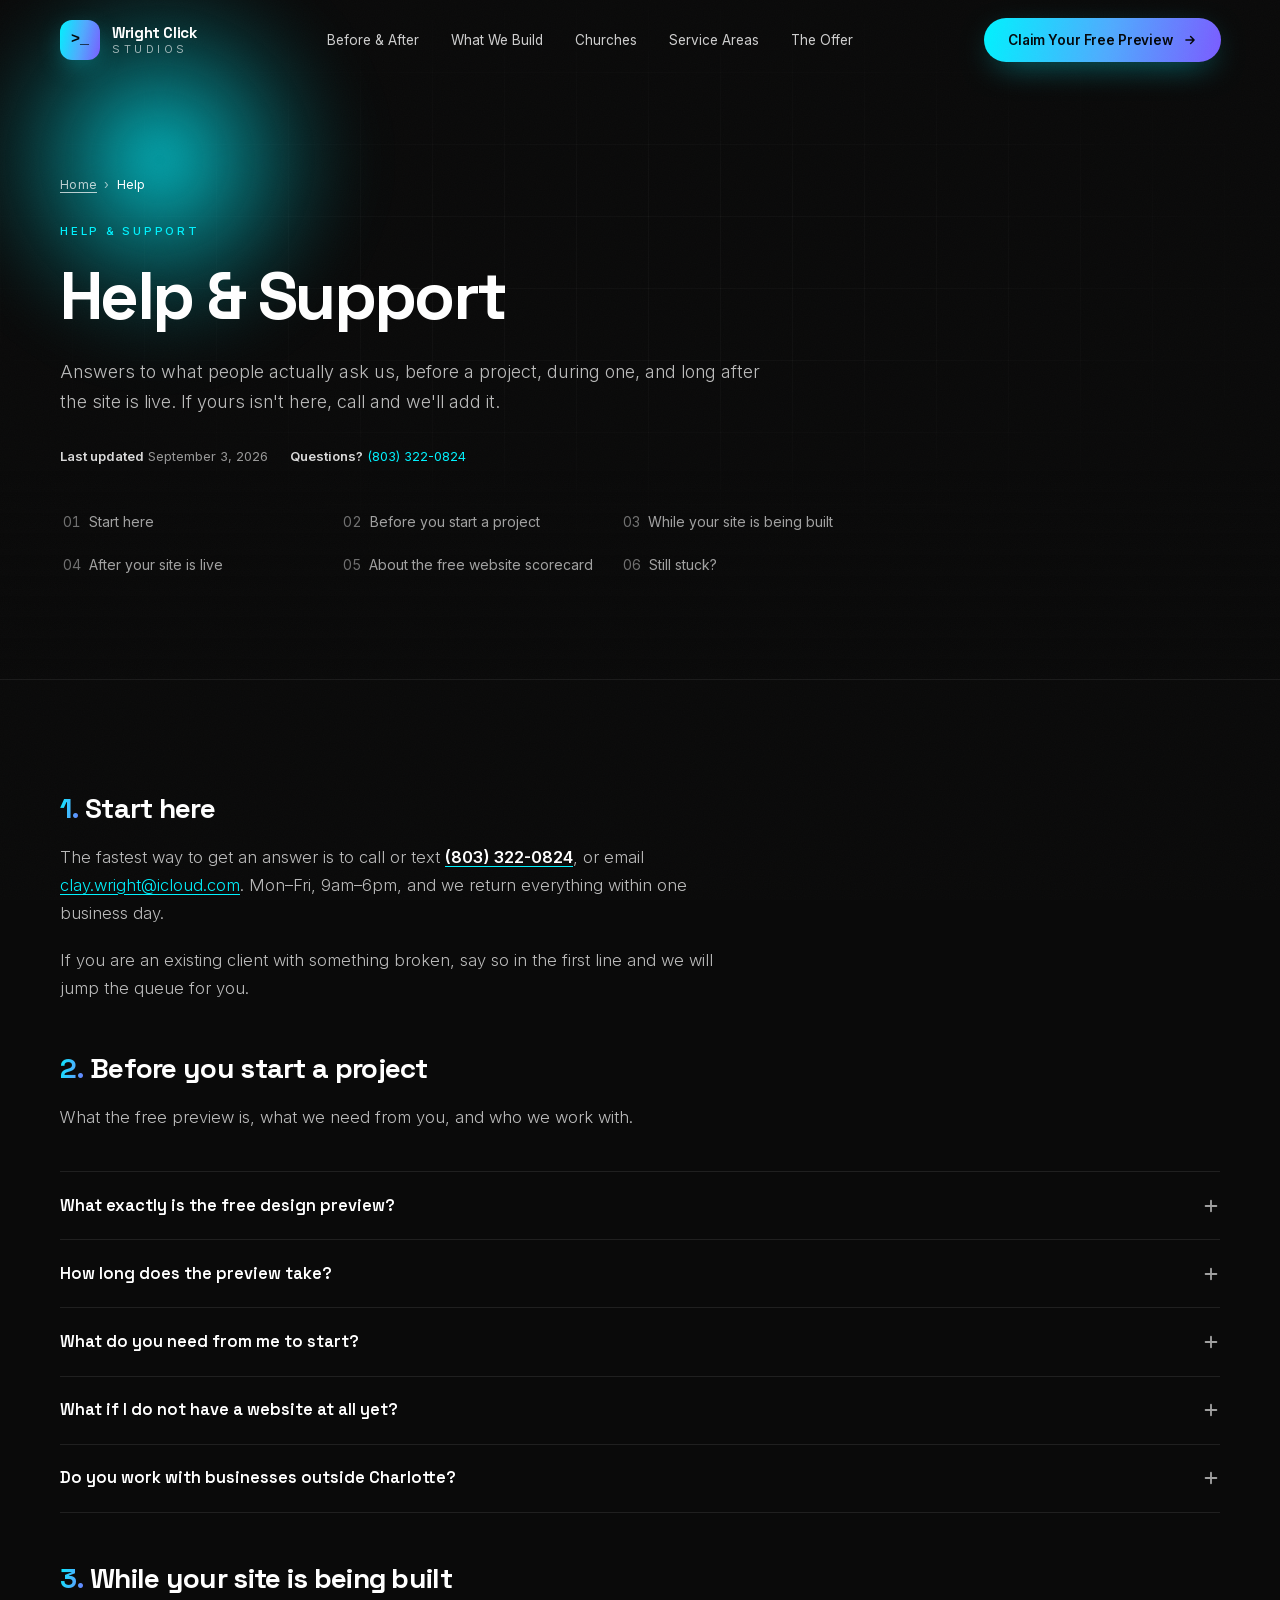
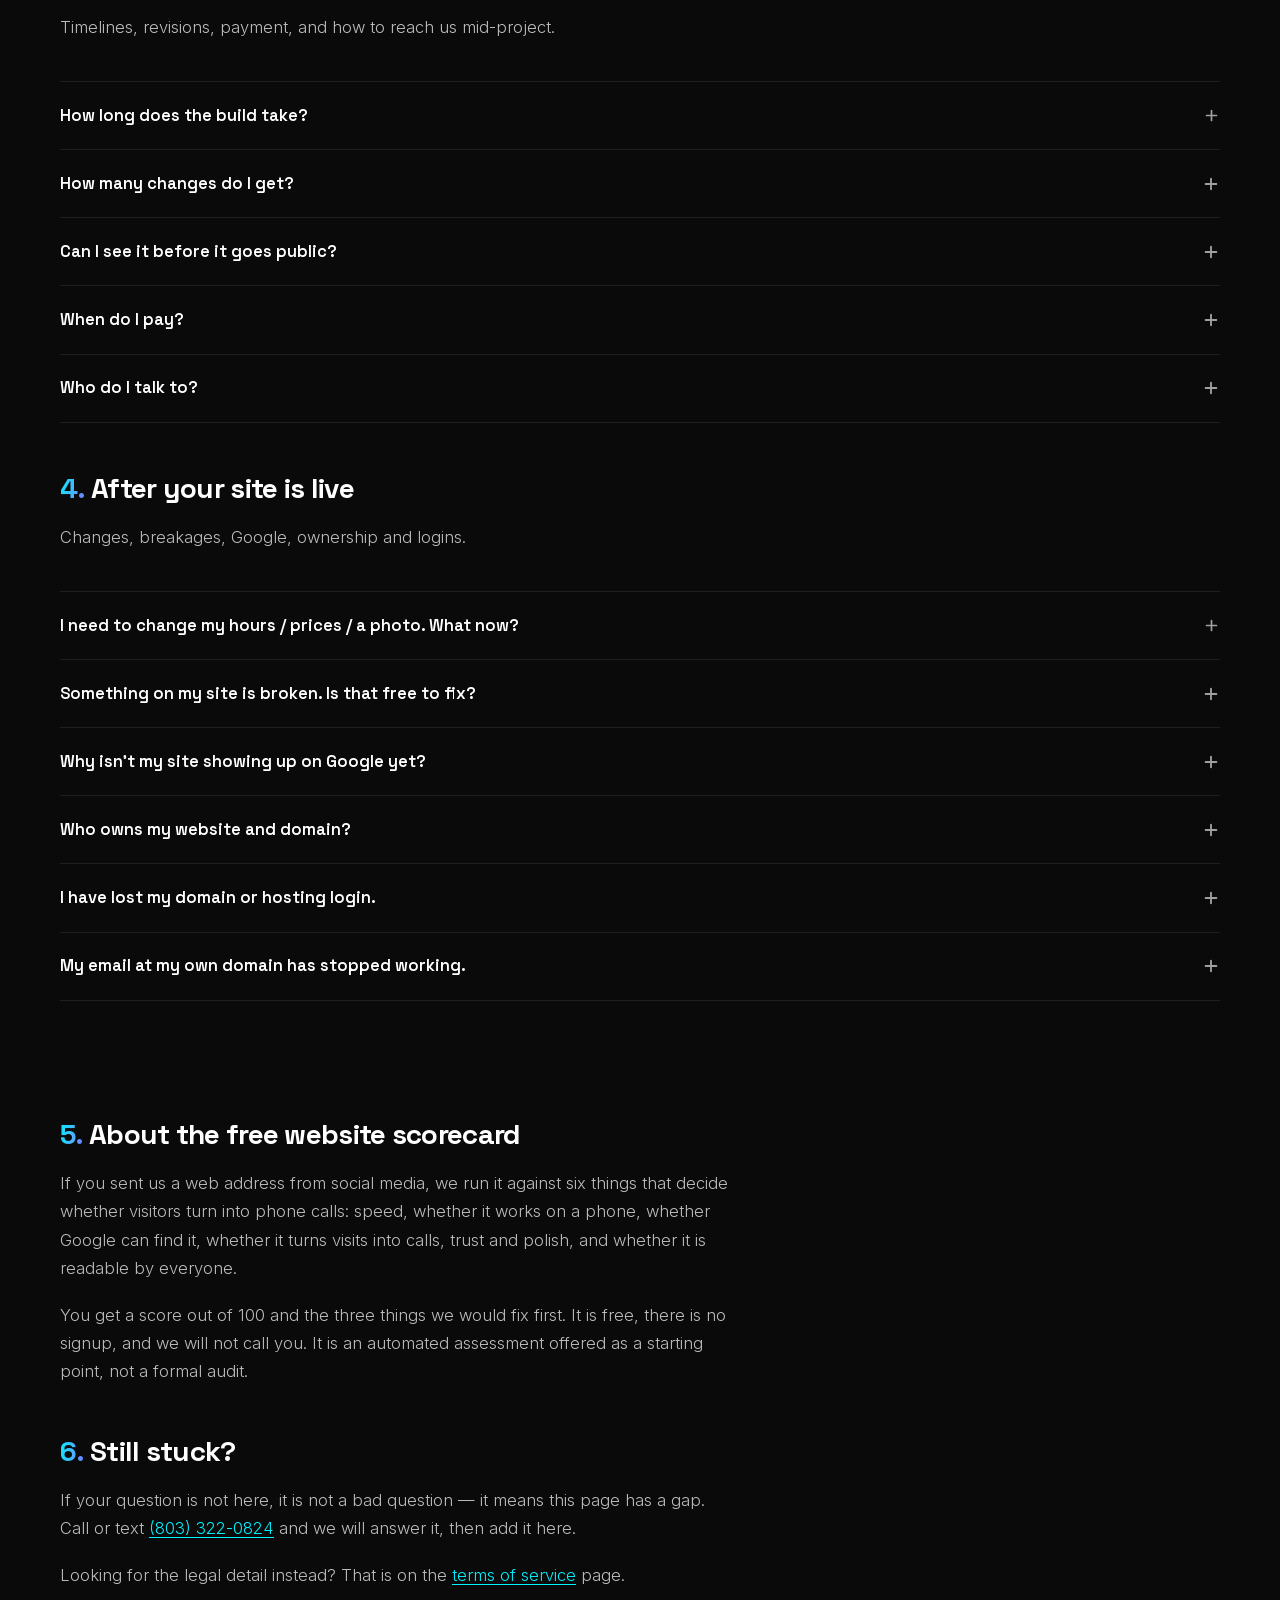
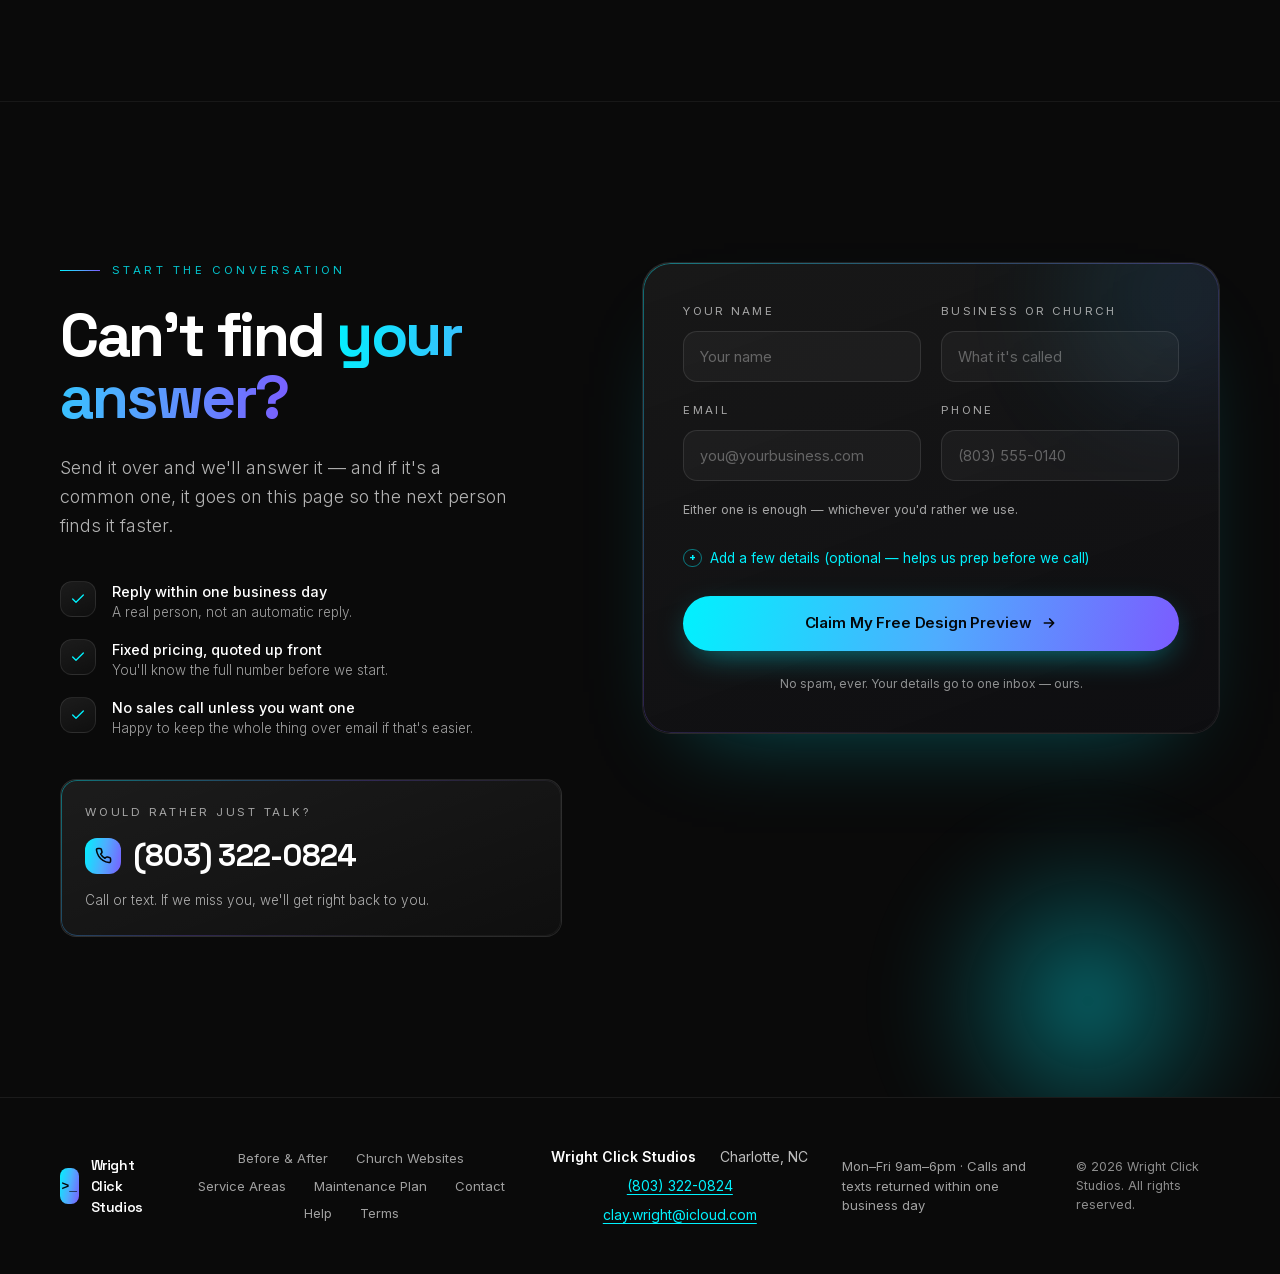
<file: help.html>
<!DOCTYPE html>
<html lang="en" class="scroll-smooth">
<head>
<meta charset="UTF-8" />
<meta name="viewport" content="width=device-width, initial-scale=1.0" />

<title>Help &amp; Support | Wright Click Studios</title>
<meta name="description" content="Answers for Wright Click Studios clients — how the free preview works, what happens during a build, and how to get changes, logins or fixes after your site is live." />
<link rel="canonical" href="https://wrightclickstudio.com/help.html" />
<meta name="theme-color" content="#0A0A0A" />
<meta name="robots" content="index,follow,max-image-preview:large" />

<meta property="og:title" content="Help &amp; Support | Wright Click Studios" />
<meta property="og:description" content="Answers for Wright Click Studios clients — how the free preview works, what happens during a build, and how to get changes, logins or fixes after your site is live." />
<meta property="og:type" content="website" />
<meta property="og:url" content="https://wrightclickstudio.com/help.html" />
<meta property="og:image" content="https://wrightclickstudio.com/images/og-cover.jpg" />
<meta property="og:image:width" content="1200" />
<meta property="og:image:height" content="630" />
<meta property="og:site_name" content="Wright Click Studios" />
<meta name="twitter:card" content="summary_large_image" />
<meta name="twitter:title" content="Help &amp; Support" />
<meta name="twitter:description" content="Answers for Wright Click Studios clients — how the free preview works, what happens during a build, and how to get changes, logins or fixes after your site is live." />
<meta name="twitter:image" content="https://wrightclickstudio.com/images/og-cover.jpg" />

<link rel="icon" href="/images/favicon.svg" type="image/svg+xml" />
<link rel="apple-touch-icon" href="/images/apple-touch-icon.png" />
<link rel="manifest" href="/site.webmanifest" />

<link rel="preload" href="/fonts/spacegrotesk-latin-var.woff2" as="font" type="font/woff2" crossorigin />
<link rel="preload" href="/fonts/inter-latin-var.woff2" as="font" type="font/woff2" crossorigin />
<link rel="stylesheet" href="/css/base.css" />
<link rel="stylesheet" href="/css/site.css" />

<script>
  window.dataLayer = window.dataLayer || [];
  function gtag(){dataLayer.push(arguments);}
  var GA4_ID = 'G-XXXXXXXXXX';
  if (GA4_ID.indexOf('XXXX') === -1) {
    var s = document.createElement('script');
    s.async = true; s.src = 'https://www.googletagmanager.com/gtag/js?id=' + GA4_ID;
    document.head.appendChild(s);
    gtag('js', new Date());
    gtag('config', GA4_ID);
  }
</script>

<script type="application/ld+json">
{
  "@context": "https://schema.org",
  "@graph": [
    {
      "@type": "WebPage",
      "name": "Help & Support",
      "url": "https://wrightclickstudio.com/help.html",
      "description": "Answers for Wright Click Studios clients \u2014 how the free preview works, what happens during a build, and how to get changes, logins or fixes after your site is live.",
      "isPartOf": {
        "@id": "https://wrightclickstudio.com/#website"
      },
      "publisher": {
        "@id": "https://wrightclickstudio.com/#business"
      },
      "dateModified": "2026-09-03",
      "inLanguage": "en-US"
    },
    {
      "@type": "BreadcrumbList",
      "itemListElement": [
        {
          "@type": "ListItem",
          "position": 1,
          "name": "Home",
          "item": "https://wrightclickstudio.com/"
        },
        {
          "@type": "ListItem",
          "position": 2,
          "name": "Help",
          "item": "https://wrightclickstudio.com/help.html"
        }
      ]
    },
    {
      "@type": "FAQPage",
      "mainEntity": [
        {
          "@type": "Question",
          "name": "What exactly is the free design preview?",
          "acceptedAnswer": {
            "@type": "Answer",
            "text": "We design a real section of your actual homepage \u2014 your business, your words, your photos \u2014 and send you a private link to look at it. It is not a template with your logo dropped on it. It costs nothing, and asking for one does not commit you to anything."
          }
        },
        {
          "@type": "Question",
          "name": "How long does the preview take?",
          "acceptedAnswer": {
            "@type": "Answer",
            "text": "We reply within one business day of your request, and the preview itself usually lands within two to three business days after that, depending on how much we can find out about your business."
          }
        },
        {
          "@type": "Question",
          "name": "What do you need from me to start?",
          "acceptedAnswer": {
            "@type": "Answer",
            "text": "Your business name, what you do, and the town you work in is enough to begin. For the full build we will need your services and prices, hours, photos, and your logo if you have one. If you do not have written copy, that is normal \u2014 we will ask you questions and write it."
          }
        },
        {
          "@type": "Question",
          "name": "What if I do not have a website at all yet?",
          "acceptedAnswer": {
            "@type": "Answer",
            "text": "That is the easiest case, and a common one. There is nothing to migrate and no old decisions to work around. We will register the domain in your name and build from a blank page."
          }
        },
        {
          "@type": "Question",
          "name": "Do you work with businesses outside Charlotte?",
          "acceptedAnswer": {
            "@type": "Answer",
            "text": "Yes. Most of our work is across the metro \u2014 Fort Mill, Rock Hill, Tega Cay, Indian Land, Matthews, Pineville and the Lake Norman towns. Outside the metro has never been a problem either; everything runs over email, a preview link and a phone call."
          }
        },
        {
          "@type": "Question",
          "name": "How long does the build take?",
          "acceptedAnswer": {
            "@type": "Answer",
            "text": "About two weeks from the point where we have your content and you have signed off on the look and feel. The single thing that makes a project run long is waiting on photos and text, so the sooner those arrive the sooner it goes live."
          }
        },
        {
          "@type": "Question",
          "name": "How many changes do I get?",
          "acceptedAnswer": {
            "@type": "Answer",
            "text": "Two rounds while we settle the look and feel, plus one final pass after you review the private link and before it goes live. Typos, broken links and anything we got wrong are fixed any time and do not count as a revision."
          }
        },
        {
          "@type": "Question",
          "name": "Can I see it before it goes public?",
          "acceptedAnswer": {
            "@type": "Answer",
            "text": "Yes \u2014 you get a private preview link during the build. Nobody else can find it, and nothing goes live until you say so."
          }
        },
        {
          "@type": "Question",
          "name": "When do I pay?",
          "acceptedAnswer": {
            "@type": "Answer",
            "text": "Half when you accept the quote and we start building, half when the site goes live. No hourly charges, nothing added to the bill later, and no monthly fee."
          }
        },
        {
          "@type": "Question",
          "name": "Who do I talk to?",
          "acceptedAnswer": {
            "@type": "Answer",
            "text": "The person who built your site. Call or text (803) 322-0824, or email clay.wright@icloud.com. Mon\u2013Fri 9am\u20136pm, and we return calls and texts within one business day."
          }
        },
        {
          "@type": "Question",
          "name": "I need to change my hours / prices / a photo. What now?",
          "acceptedAnswer": {
            "@type": "Answer",
            "text": "Send us what needs to change and we will quote it \u2014 these are usually small and quick. There is no maintenance plan and no retainer, so you only pay when you actually need something done."
          }
        },
        {
          "@type": "Question",
          "name": "Something on my site is broken. Is that free to fix?",
          "acceptedAnswer": {
            "@type": "Answer",
            "text": "For the first 30 days after launch, yes \u2014 anything genuinely broken in what we built is fixed free. After that, get in touch anyway; if it is our mistake we will still fix it."
          }
        },
        {
          "@type": "Question",
          "name": "Why isn't my site showing up on Google yet?",
          "acceptedAnswer": {
            "@type": "Answer",
            "text": "New sites take time to be indexed \u2014 usually a few days to a few weeks. The fastest way to help it along is to claim your Google Business Profile and make the name, town and phone number match your site exactly. If it has been more than a month, call us and we will look."
          }
        },
        {
          "@type": "Question",
          "name": "Who owns my website and domain?",
          "acceptedAnswer": {
            "@type": "Answer",
            "text": "You do, outright, from launch. The site files, the design and the web address are yours, and the accounts are in your name. If you ever want to move to another designer, you take everything with you and we will hand over the logins the same day."
          }
        },
        {
          "@type": "Question",
          "name": "I have lost my domain or hosting login.",
          "acceptedAnswer": {
            "@type": "Answer",
            "text": "Call us. We know which provider your domain and hosting are with and we can walk you through recovering access. Because the accounts are in your name, the provider can reset them for you \u2014 you are never locked out because of us."
          }
        },
        {
          "@type": "Question",
          "name": "My email at my own domain has stopped working.",
          "acceptedAnswer": {
            "@type": "Answer",
            "text": "Email is run by a separate provider from your website, so the site being fine does not mean email is. Call us with what you are seeing and we will help you work out where it is failing."
          }
        },
        {
          "@type": "Question",
          "name": "Can I edit the site myself?",
          "acceptedAnswer": {
            "@type": "Answer",
            "text": "The sites we build are hand-written rather than run on a drag-and-drop builder, which is why they load as fast as they do. For most owners the practical answer is to send us changes. If editing it yourself matters to you, say so before we start and we will build it that way."
          }
        }
      ]
    }
  ]
}
</script>
</head>

<body class="font-body bg-ink text-white antialiased grain">

<a class="skip-link" href="#main">Skip to main content</a>

<div id="progress"></div>
<div id="orb"></div>

<header id="nav" class="fixed top-0 inset-x-0 z-50 transition-all duration-500">
  <div class="max-w-screen mx-auto px-6 lg:px-10">
    <div class="flex items-center justify-between h-20">

      <a href="/" class="group flex items-center gap-3">
        <div class="relative w-10 h-10 rounded-xl grad-bg grid place-items-center shadow-[0_8px_28px_-10px_rgba(0,242,254,.8)] transition-transform duration-500 group-hover:scale-110 group-hover:rotate-6">
          <span class="font-mono text-[15px] font-bold text-[#04070A]">&gt;_</span>
        </div>
        <div class="leading-none">
          <div class="font-display font-bold tracking-tight text-[15px]">Wright Click</div>
          <div class="text-[10px] uppercase tracking-[.32em] text-white/40 mt-1">Studios</div>
        </div>
      </a>

      <nav class="hidden lg:flex items-center gap-8 text-[13.5px] text-white/65" aria-label="Primary">
        <a href="/#work"     class="navlink hover:text-white transition-colors duration-300">Before &amp; After</a>
        <a href="/#services" class="navlink hover:text-white transition-colors duration-300">What We Build</a>
        <a href="/church-website-design.html" class="navlink hover:text-white transition-colors duration-300">Churches</a>
        <a href="/#areas"    class="navlink hover:text-white transition-colors duration-300">Service Areas</a>
        <a href="/#value"    class="navlink hover:text-white transition-colors duration-300">The Offer</a>
      </nav>

      <div class="hidden lg:block">
        <a href="#contact" class="btn btn-primary sheen px-6 py-3 text-[13.5px]">
          Claim Your Free Preview
          <svg width="14" height="14" viewBox="0 0 24 24" fill="none" stroke="currentColor" stroke-width="2.5" stroke-linecap="round" stroke-linejoin="round"><path d="M5 12h14M13 6l6 6-6 6"/></svg>
        </a>
      </div>

      <button id="menuBtn" aria-label="Open menu" aria-expanded="false"
        class="lg:hidden w-11 h-11 rounded-xl glass grid place-items-center transition-transform duration-300 hover:scale-105">
        <svg id="menuIcon" width="20" height="20" viewBox="0 0 24 24" fill="none" stroke="currentColor" stroke-width="2" stroke-linecap="round"><path d="M4 7h16M4 12h16M4 17h16"/></svg>
      </button>
    </div>
  </div>

  <!-- Mobile menu -->
  <div id="mobileMenu" class="lg:hidden hidden px-6 pb-6">
    <div class="glass-deep rounded-3xl p-6 flex flex-col gap-1">
      <a href="/#work"     class="mob-link py-3 px-3 rounded-xl text-white/80 hover:text-white hover:bg-white/5 transition-all duration-300">Before &amp; After</a>
      <a href="/#services" class="mob-link py-3 px-3 rounded-xl text-white/80 hover:text-white hover:bg-white/5 transition-all duration-300">What We Build</a>
      <a href="/church-website-design.html" class="mob-link py-3 px-3 rounded-xl text-white/80 hover:text-white hover:bg-white/5 transition-all duration-300">Churches &amp; Ministries</a>
      <a href="/#areas"    class="mob-link py-3 px-3 rounded-xl text-white/80 hover:text-white hover:bg-white/5 transition-all duration-300">Service Areas</a>
      <a href="/#value"    class="mob-link py-3 px-3 rounded-xl text-white/80 hover:text-white hover:bg-white/5 transition-all duration-300">The Offer</a>
      <a href="/#process"  class="mob-link py-3 px-3 rounded-xl text-white/80 hover:text-white hover:bg-white/5 transition-all duration-300">Process</a>
      <a href="tel:+18033220824" data-loc="mobile-menu" class="mob-link py-3 px-3 rounded-xl text-white/80 hover:text-white hover:bg-white/5 transition-all duration-300">Call or text (803) 322-0824</a>
      <a href="/#contact"  class="mob-link btn btn-primary sheen mt-4 py-3.5">Claim Your Free Preview</a>
    </div>
  </div>
</header>

<main id="main">

<section class="phero">
  <div class="absolute inset-0 overflow-hidden pointer-events-none">
    <div class="plx absolute inset-0" data-depth="12"><div class="absolute inset-0 grid-lines opacity-70"></div></div>
    <div class="plx absolute inset-0" data-depth="30"><div class="aurora a-cyan drift-slow w-[40rem] h-[40rem] -top-40 -left-40"></div></div>
    <div class="absolute inset-x-0 bottom-0 h-52 bg-gradient-to-t from-ink to-transparent"></div>
  </div>

  <div class="relative max-w-screen mx-auto px-6 lg:px-10">
    <nav class="crumbs reveal" aria-label="Breadcrumb">
      <a href="/">Home</a>
      <span aria-hidden="true">&rsaquo;</span>
      <span aria-current="page">Help</span>
    </nav>

    <p class="eyebrow reveal" style="--d:60ms; margin-top:1.75rem"><em>Help &amp; Support</em></p>
    <h1 class="reveal" style="--d:120ms">Help &amp; Support</h1>
    <p class="lede reveal" style="--d:200ms">Answers to what people actually ask us, before a project, during one, and long after the site is live. If yours isn't here, call and we'll add it.</p>

    <div class="docmeta reveal" style="--d:260ms">
      <span><strong>Last updated</strong> September 3, 2026</span>
      <span><strong>Questions?</strong> <a href="tel:+18033220824" data-loc="doc-hero" style="color:var(--cyan)">(803) 322-0824</a></span>
    </div>

    <nav class="doctoc reveal" style="--d:320ms" aria-label="On this page">
      <a href="#start"><span>01</span>&nbsp; Start here</a>
      <a href="#before"><span>02</span>&nbsp; Before you start a project</a>
      <a href="#during"><span>03</span>&nbsp; While your site is being built</a>
      <a href="#after"><span>04</span>&nbsp; After your site is live</a>
      <a href="#scorecard"><span>05</span>&nbsp; About the free website scorecard</a>
      <a href="#still"><span>06</span>&nbsp; Still stuck?</a>
    </nav>
  </div>
</section>

<section class="sec sec--line">
  <div class="max-w-screen mx-auto px-6 lg:px-10">
    <div class="doc">
      <section class="clause reveal" id="start">
        <h2>Start here</h2>
        <div class="prose">
          <p>The fastest way to get an answer is to call or text <a href="tel:+18033220824" data-loc="help-top"><strong>(803) 322-0824</strong></a>, or email <a href="mailto:clay.wright@icloud.com">clay.wright@icloud.com</a>. Mon&ndash;Fri, 9am&ndash;6pm, and we return everything within one business day.</p>
          <p>If you are an existing client with something broken, say so in the first line and we will jump the queue for you.</p>
        </div>
      </section>
      <section class="clause reveal" id="before">
        <h2>Before you start a project</h2>
        <div class="prose">
          <p>What the free preview is, what we need from you, and who we work with.</p>
        </div>
<div class="faq">
      <details class="qa reveal">
        <summary>What exactly is the free design preview?</summary>
        <div class="ans"><p>We design a real section of your actual homepage &mdash; your business, your words, your photos &mdash; and send you a private link to look at it. It is not a template with your logo dropped on it. It costs nothing, and asking for one does not commit you to anything.</p></div>
      </details>
      <details class="qa reveal">
        <summary>How long does the preview take?</summary>
        <div class="ans"><p>We reply within one business day of your request, and the preview itself usually lands within two to three business days after that, depending on how much we can find out about your business.</p></div>
      </details>
      <details class="qa reveal">
        <summary>What do you need from me to start?</summary>
        <div class="ans"><p>Your business name, what you do, and the town you work in is enough to begin. For the full build we will need your services and prices, hours, photos, and your logo if you have one. If you do not have written copy, that is normal &mdash; we will ask you questions and write it.</p></div>
      </details>
      <details class="qa reveal">
        <summary>What if I do not have a website at all yet?</summary>
        <div class="ans"><p>That is the easiest case, and a common one. There is nothing to migrate and no old decisions to work around. We will register the domain in your name and build from a blank page.</p></div>
      </details>
      <details class="qa reveal">
        <summary>Do you work with businesses outside Charlotte?</summary>
        <div class="ans"><p>Yes. Most of our work is across the metro &mdash; Fort Mill, Rock Hill, Tega Cay, Indian Land, Matthews, Pineville and the Lake Norman towns. Outside the metro has never been a problem either; everything runs over email, a preview link and a phone call.</p></div>
      </details>
    </div>
      </section>
      <section class="clause reveal" id="during">
        <h2>While your site is being built</h2>
        <div class="prose">
          <p>Timelines, revisions, payment, and how to reach us mid-project.</p>
        </div>
<div class="faq">
      <details class="qa reveal">
        <summary>How long does the build take?</summary>
        <div class="ans"><p>About two weeks from the point where we have your content and you have signed off on the look and feel. The single thing that makes a project run long is waiting on photos and text, so the sooner those arrive the sooner it goes live.</p></div>
      </details>
      <details class="qa reveal">
        <summary>How many changes do I get?</summary>
        <div class="ans"><p>Two rounds while we settle the look and feel, plus one final pass after you review the private link and before it goes live. Typos, broken links and anything we got wrong are fixed any time and do not count as a revision.</p></div>
      </details>
      <details class="qa reveal">
        <summary>Can I see it before it goes public?</summary>
        <div class="ans"><p>Yes &mdash; you get a private preview link during the build. Nobody else can find it, and nothing goes live until you say so.</p></div>
      </details>
      <details class="qa reveal">
        <summary>When do I pay?</summary>
        <div class="ans"><p>Half when you accept the quote and we start building, half when the site goes live. No hourly charges, nothing added to the bill later, and no monthly fee.</p></div>
      </details>
      <details class="qa reveal">
        <summary>Who do I talk to?</summary>
        <div class="ans"><p>The person who built your site. Call or text <a href="tel:+18033220824" data-loc="help-faq">(803) 322-0824</a>, or email clay.wright@icloud.com. Mon&ndash;Fri 9am&ndash;6pm, and we return calls and texts within one business day.</p></div>
      </details>
    </div>
      </section>
      <section class="clause reveal" id="after">
        <h2>After your site is live</h2>
        <div class="prose">
          <p>Changes, breakages, Google, ownership and logins.</p>
        </div>
<div class="faq">
      <details class="qa reveal">
        <summary>I need to change my hours / prices / a photo. What now?</summary>
        <div class="ans"><p>Send us what needs to change and we will quote it &mdash; these are usually small and quick. There is no maintenance plan and no retainer, so you only pay when you actually need something done.</p></div>
      </details>
      <details class="qa reveal">
        <summary>Something on my site is broken. Is that free to fix?</summary>
        <div class="ans"><p>For the first 30 days after launch, yes &mdash; anything genuinely broken in what we built is fixed free. After that, get in touch anyway; if it is our mistake we will still fix it.</p></div>
      </details>
      <details class="qa reveal">
        <summary>Why isn't my site showing up on Google yet?</summary>
        <div class="ans"><p>New sites take time to be indexed &mdash; usually a few days to a few weeks. The fastest way to help it along is to claim your Google Business Profile and make the name, town and phone number match your site exactly. If it has been more than a month, call us and we will look.</p></div>
      </details>
      <details class="qa reveal">
        <summary>Who owns my website and domain?</summary>
        <div class="ans"><p>You do, outright, from launch. The site files, the design and the web address are yours, and the accounts are in your name. If you ever want to move to another designer, you take everything with you and we will hand over the logins the same day.</p></div>
      </details>
      <details class="qa reveal">
        <summary>I have lost my domain or hosting login.</summary>
        <div class="ans"><p>Call us. We know which provider your domain and hosting are with and we can walk you through recovering access. Because the accounts are in your name, the provider can reset them for you &mdash; you are never locked out because of us.</p></div>
      </details>
      <details class="qa reveal">
        <summary>My email at my own domain has stopped working.</summary>
        <div class="ans"><p>Email is run by a separate provider from your website, so the site being fine does not mean email is. Call us with what you are seeing and we will help you work out where it is failing.</p></div>
      </details>
      <details class="qa reveal">
        <summary>Can I edit the site myself?</summary>
        <div class="ans"><p>The sites we build are hand-written rather than run on a drag-and-drop builder, which is why they load as fast as they do. For most owners the practical answer is to send us changes. If editing it yourself matters to you, say so before we start and we will build it that way.</p></div>
      </details>
    </div>
      </section>
      <section class="clause reveal" id="scorecard">
        <h2>About the free website scorecard</h2>
        <div class="prose">
          <p>If you sent us a web address from social media, we run it against six things that decide whether visitors turn into phone calls: speed, whether it works on a phone, whether Google can find it, whether it turns visits into calls, trust and polish, and whether it is readable by everyone.</p>
          <p>You get a score out of 100 and the three things we would fix first. It is free, there is no signup, and we will not call you. It is an automated assessment offered as a starting point, not a formal audit.</p>
        </div>
      </section>
      <section class="clause reveal" id="still">
        <h2>Still stuck?</h2>
        <div class="prose">
          <p>If your question is not here, it is not a bad question &mdash; it means this page has a gap. Call or text <a href="tel:+18033220824" data-loc="help-bottom">(803) 322-0824</a> and we will answer it, then add it here.</p>
          <p>Looking for the legal detail instead? That is on the <a href="/terms.html">terms of service</a> page.</p>
        </div>
      </section>
    </div>
  </div>
</section>

<section id="contact" class="relative py-28 lg:py-40 overflow-hidden border-t border-white/[.06]">
  <div class="aurora a-cyan drift-slower w-[40rem] h-[40rem] -bottom-56 -right-32" style="opacity:.5"></div>

  <div class="relative max-w-screen mx-auto px-6 lg:px-10">
    <div class="grid lg:grid-cols-[1fr_1.15fr] gap-12 lg:gap-20 items-start">

      <!-- Left copy -->
      <div>
        <div class="reveal flex items-center gap-3 mb-6">
          <span class="eyebrow-line h-px grad-bg"></span>
          <span class="text-[11px] uppercase tracking-[.3em] text-cyan/80">Start The Conversation</span>
        </div>
        <h2 class="reveal font-display font-bold tracking-[-.04em] leading-[1.03] text-[clamp(2.1rem,5vw,3.8rem)]" style="--d:80ms">Can't find <span class="grad-text">your answer?</span></h2>
        <p class="reveal mt-6 text-white/50 text-lg font-light leading-relaxed max-w-md" style="--d:150ms">Send it over and we'll answer it — and if it's a common one, it goes on this page so the next person finds it faster.</p>

        <div class="reveal mt-10 space-y-4" style="--d:220ms">
          <div class="flex items-start gap-4">
            <span class="w-9 h-9 rounded-xl glass grid place-items-center text-cyan shrink-0">
              <svg width="16" height="16" viewBox="0 0 24 24" fill="none" stroke="currentColor" stroke-width="2" stroke-linecap="round" stroke-linejoin="round"><path d="M20 6L9 17l-5-5"/></svg>
            </span>
            <div>
              <div class="font-medium text-[14.5px]">Reply within one business day</div>
              <div class="text-white/40 text-[13.5px] font-light">A real person, not an automatic reply.</div>
            </div>
          </div>
          <div class="flex items-start gap-4">
            <span class="w-9 h-9 rounded-xl glass grid place-items-center text-cyan shrink-0">
              <svg width="16" height="16" viewBox="0 0 24 24" fill="none" stroke="currentColor" stroke-width="2" stroke-linecap="round" stroke-linejoin="round"><path d="M20 6L9 17l-5-5"/></svg>
            </span>
            <div>
              <div class="font-medium text-[14.5px]">Fixed pricing, quoted up front</div>
              <div class="text-white/40 text-[13.5px] font-light">You'll know the full number before we start.</div>
            </div>
          </div>
          <div class="flex items-start gap-4">
            <span class="w-9 h-9 rounded-xl glass grid place-items-center text-cyan shrink-0">
              <svg width="16" height="16" viewBox="0 0 24 24" fill="none" stroke="currentColor" stroke-width="2" stroke-linecap="round" stroke-linejoin="round"><path d="M20 6L9 17l-5-5"/></svg>
            </span>
            <div>
              <div class="font-medium text-[14.5px]">No sales call unless you want one</div>
              <div class="text-white/40 text-[13.5px] font-light">Happy to keep the whole thing over email if that's easier.</div>
            </div>
          </div>
        </div>

        <!-- Call option, for people who would rather not fill in a form -->
        <div class="reveal mt-10 glass rounded-2xl p-6 grad-border" style="--d:280ms">
          <div class="text-[11px] uppercase tracking-[.24em] text-white/40 mb-3">Would rather just talk?</div>
          <a href="tel:+18033220824"
             class="group inline-flex items-center gap-3 font-display font-bold tracking-tight text-[clamp(1.5rem,2.6vw,1.9rem)] transition-colors duration-300 hover:text-cyan">
            <span class="w-9 h-9 rounded-xl grad-bg grid place-items-center text-[#04070A] shrink-0 transition-transform duration-500 group-hover:scale-110">
              <svg width="17" height="17" viewBox="0 0 24 24" fill="none" stroke="currentColor" stroke-width="2.2" stroke-linecap="round" stroke-linejoin="round"><path d="M22 16.9v3a2 2 0 01-2.2 2 19.8 19.8 0 01-8.6-3.1 19.5 19.5 0 01-6-6A19.8 19.8 0 012.1 4.2 2 2 0 014.1 2h3a2 2 0 012 1.7c.1 1 .3 1.9.7 2.8a2 2 0 01-.5 2.1L8.1 9.9a16 16 0 006 6l1.3-1.2a2 2 0 012.1-.5c.9.4 1.8.6 2.8.7a2 2 0 011.7 2z"/></svg>
            </span>
            (803) 322-0824
          </a>
          <p class="mt-3 text-white/45 text-[13.5px] font-light leading-relaxed">
            Call or text. If we miss you, we'll get right back to you.
          </p>
        </div>
      </div>

      <!-- Form -->
      <div class="reveal" style="--d:120ms">
        <div class="glass-deep rounded-[1.75rem] p-7 sm:p-10 grad-border relative overflow-hidden">
          <div class="absolute -top-20 -right-20 w-56 h-56 rounded-full grad-bg opacity-[.12] blur-3xl pointer-events-none"></div>

          <!-- Quick capture. The previous version required five fields including
               a free-text essay, in exchange for something advertised as free.
               Now three easy fields send a lead, contact can be EITHER email or
               phone, and everything else lives behind a disclosure for the
               people who want to say more. data-source tags the lead so it is
               possible to tell which page is actually working. -->
          <form id="inquiryForm" novalidate class="relative space-y-5" data-source="Help page">
            <div class="grid sm:grid-cols-2 gap-5">
              <div>
                <label for="name" class="block text-[11px] uppercase tracking-[.2em] text-white/40 mb-2.5">Your Name</label>
                <input id="name" name="name" type="text" autocomplete="name" placeholder="Your name"
                       class="field w-full px-4 py-3.5 text-[14.5px] text-white" />
                <p class="field-err" data-err-for="name"></p>
              </div>
              <div>
                <label for="business" class="block text-[11px] uppercase tracking-[.2em] text-white/40 mb-2.5">Business Or Church</label>
                <input id="business" name="business" type="text" autocomplete="organization" placeholder="What it's called"
                       class="field w-full px-4 py-3.5 text-[14.5px] text-white" />
                <p class="field-err" data-err-for="business"></p>
              </div>
            </div>

            <div class="grid sm:grid-cols-2 gap-5">
              <div>
                <label for="email" class="block text-[11px] uppercase tracking-[.2em] text-white/40 mb-2.5">Email</label>
                <input id="email" name="email" type="email" autocomplete="email" inputmode="email" placeholder="you@yourbusiness.com"
                       class="field w-full px-4 py-3.5 text-[14.5px] text-white" />
                <p class="field-err" data-err-for="email"></p>
              </div>
              <div>
                <label for="phone" class="block text-[11px] uppercase tracking-[.2em] text-white/40 mb-2.5">Phone</label>
                <input id="phone" name="phone" type="tel" autocomplete="tel" inputmode="tel" placeholder="(803) 555-0140"
                       class="field w-full px-4 py-3.5 text-[14.5px] text-white" />
              </div>
            </div>
            <p class="hint">Either one is enough — whichever you'd rather we use.</p>

            <details class="disclosure">
              <summary>Add a few details (optional — helps us prep before we call)</summary>
              <div class="more">
                <div>
                  <label for="type" class="block text-[11px] uppercase tracking-[.2em] text-white/40 mb-2.5">Type Of Business</label>
                  <select id="type" name="type" class="field w-full px-4 py-3.5 text-[14.5px] text-white appearance-none">
                    <option value="" selected>Select one…</option>
                    <option>Church, ministry or nonprofit</option>
                    <option>Studio / Instruction (music, art, dance)</option>
                    <option>Health, Wellness &amp; Med Spa</option>
                    <option>Trades &amp; Home Services</option>
                    <option>Food, Coffee &amp; Hospitality</option>
                    <option>Professional Services (legal, finance)</option>
                    <option>Retail &amp; Boutique</option>
                    <option>Something else entirely</option>
                  </select>
                </div>

                <div>
                  <label for="message" class="block text-[11px] uppercase tracking-[.2em] text-white/40 mb-2.5">What Should Your Site Do For You?</label>
                  <textarea id="message" name="message" rows="4" placeholder="I want the phone to ring more, and a site that looks as good as the work we do…"
                            class="field w-full px-4 py-3.5 text-[14.5px] text-white resize-none"></textarea>
                </div>

                <div>
                  <label for="current" class="block text-[11px] uppercase tracking-[.2em] text-white/40 mb-2.5">Current Website</label>
                  <input id="current" name="current" type="text" placeholder="yourbusiness.com — or 'none yet'"
                         class="field w-full px-4 py-3.5 text-[14.5px] text-white" />
                </div>
              </div>
            </details>

            <!-- Honeypot. Hidden from people, and bots that tick it get rejected by Web3Forms. -->
            <input type="checkbox" name="botcheck" id="botcheck" tabindex="-1" autocomplete="off"
                   style="display:none !important" aria-hidden="true" />

            <div id="formError" class="hidden rounded-xl px-4 py-3.5 text-[13.5px] leading-relaxed"
                 style="border:1px solid rgba(255,107,107,.4); background:rgba(255,107,107,.1); color:#FFB4B4;"
                 role="alert">
              We couldn't send that just now. Please try again in a moment — or call or text us at
              <a href="tel:+18033220824" data-loc="form-error" class="font-semibold underline underline-offset-2" style="color:#FFD9D9;">(803) 322-0824</a>
              and we'll take it from there.
            </div>

            <button type="submit" id="submitBtn" class="btn btn-primary sheen w-full py-4 text-[15px] mt-2">
              <span id="btnLabel">Claim My Free Design Preview</span>
              <svg id="btnIcon" width="16" height="16" viewBox="0 0 24 24" fill="none" stroke="currentColor" stroke-width="2.5" stroke-linecap="round" stroke-linejoin="round"><path d="M5 12h14M13 6l6 6-6 6"/></svg>
            </button>

            <p class="text-center text-[12px] text-white/30 pt-1">
              No spam, ever. Your details go to one inbox — ours.
            </p>
          </form>

          <!-- success state -->
          <div id="successState" class="hidden relative text-center py-10">
            <div class="w-16 h-16 rounded-2xl grad-bg grid place-items-center mx-auto mb-6 shadow-[0_18px_50px_-16px_rgba(0,242,254,.8)]">
              <svg width="28" height="28" viewBox="0 0 24 24" fill="none" stroke="#04070A" stroke-width="3" stroke-linecap="round" stroke-linejoin="round"><path d="M20 6L9 17l-5-5"/></svg>
            </div>
            <h3 class="font-display font-bold text-2xl mb-3">Request received.</h3>
            <p class="text-white/50 font-light max-w-sm mx-auto">
              We'll review your business and send your custom design preview within one business day.
              Keep an eye on your inbox.
            </p>
            <button id="resetForm" class="btn btn-ghost mt-8 px-6 py-3 text-[13.5px]">Send another request</button>
          </div>
        </div>
      </div>
    </div>
  </div>
</section>

</main>

<footer class="relative border-t border-white/[.07] py-12">
  <div class="max-w-screen mx-auto px-6 lg:px-10">
    <div class="flex flex-col sm:flex-row items-center justify-between gap-6">

      <a href="/" class="group flex items-center gap-3">
        <div class="w-9 h-9 rounded-lg grad-bg grid place-items-center transition-transform duration-500 group-hover:scale-110">
          <span class="font-mono text-[13px] font-bold text-[#04070A]">&gt;_</span>
        </div>
        <span class="font-display font-semibold text-[14px] tracking-tight">Wright Click Studios</span>
      </a>

      <nav class="flex flex-wrap items-center justify-center gap-x-7 gap-y-2 text-[13px] text-white/40" aria-label="Footer">
        <a href="/#work" class="hover:text-white transition-colors duration-300">Before &amp; After</a>
        <a href="/church-website-design.html" class="hover:text-white transition-colors duration-300">Church Websites</a>
        <a href="/#areas" class="hover:text-white transition-colors duration-300">Service Areas</a>
        <a href="/maintenance-plan.html" class="hover:text-white transition-colors duration-300">Maintenance Plan</a>
        <a href="/#contact" class="hover:text-white transition-colors duration-300">Contact</a>
        <a href="/help.html" class="hover:text-white transition-colors duration-300">Help</a>
        <a href="/terms.html" class="hover:text-white transition-colors duration-300">Terms</a>
      </nav>

      <!-- NAP block. Name, address and phone in crawlable text is the single
           strongest local-pack signal and the old footer had none of it. These
           three lines must stay byte-identical to the Google Business Profile
           listing — if the profile says "Studios" and this says "Studio", the
           two stop reinforcing each other. -->
      <div class="nap justify-center text-center" itemscope itemtype="https://schema.org/LocalBusiness">
        <span><strong itemprop="name">Wright Click Studios</strong></span>
        <span itemprop="address" itemscope itemtype="https://schema.org/PostalAddress">
          <span itemprop="addressLocality">Charlotte</span>,
          <span itemprop="addressRegion">NC</span>
        </span>
        <span><a itemprop="telephone" href="tel:+18033220824" data-loc="footer">(803) 322-0824</a></span>
        <span><a itemprop="email" href="mailto:clay.wright@icloud.com">clay.wright@icloud.com</a></span>
      </div>
      <p class="nap-hours">Mon–Fri 9am–6pm · Calls and texts returned within one business day</p>

      <p class="text-[12.5px] text-white/30">© <span id="yr">2026</span> Wright Click Studios. All rights reserved.</p>
    </div>
  </div>
</footer>

<div class="callbar" id="callbar">
  <a class="cb-call" href="tel:+18033220824" data-loc="callbar">
    <svg viewBox="0 0 24 24" fill="none" stroke="currentColor" stroke-width="2.1" stroke-linecap="round" stroke-linejoin="round" aria-hidden="true"><path d="M22 16.9v3a2 2 0 0 1-2.2 2 19.8 19.8 0 0 1-8.6-3.1 19.5 19.5 0 0 1-6-6A19.8 19.8 0 0 1 2.1 4.2 2 2 0 0 1 4.1 2h3a2 2 0 0 1 2 1.7c.1 1 .4 1.9.7 2.8a2 2 0 0 1-.5 2.1L8.1 9.9a16 16 0 0 0 6 6l1.3-1.3a2 2 0 0 1 2.1-.4c.9.3 1.8.6 2.8.7a2 2 0 0 1 1.7 2Z"/></svg>
    Call or text
  </a>
  <a class="cb-cta" href="#contact">Free design preview</a>
</div>


<script src="/js/site.js" defer></script>
<script>document.getElementById('yr').textContent = new Date().getFullYear();</script>
</body>
</html>
</file>
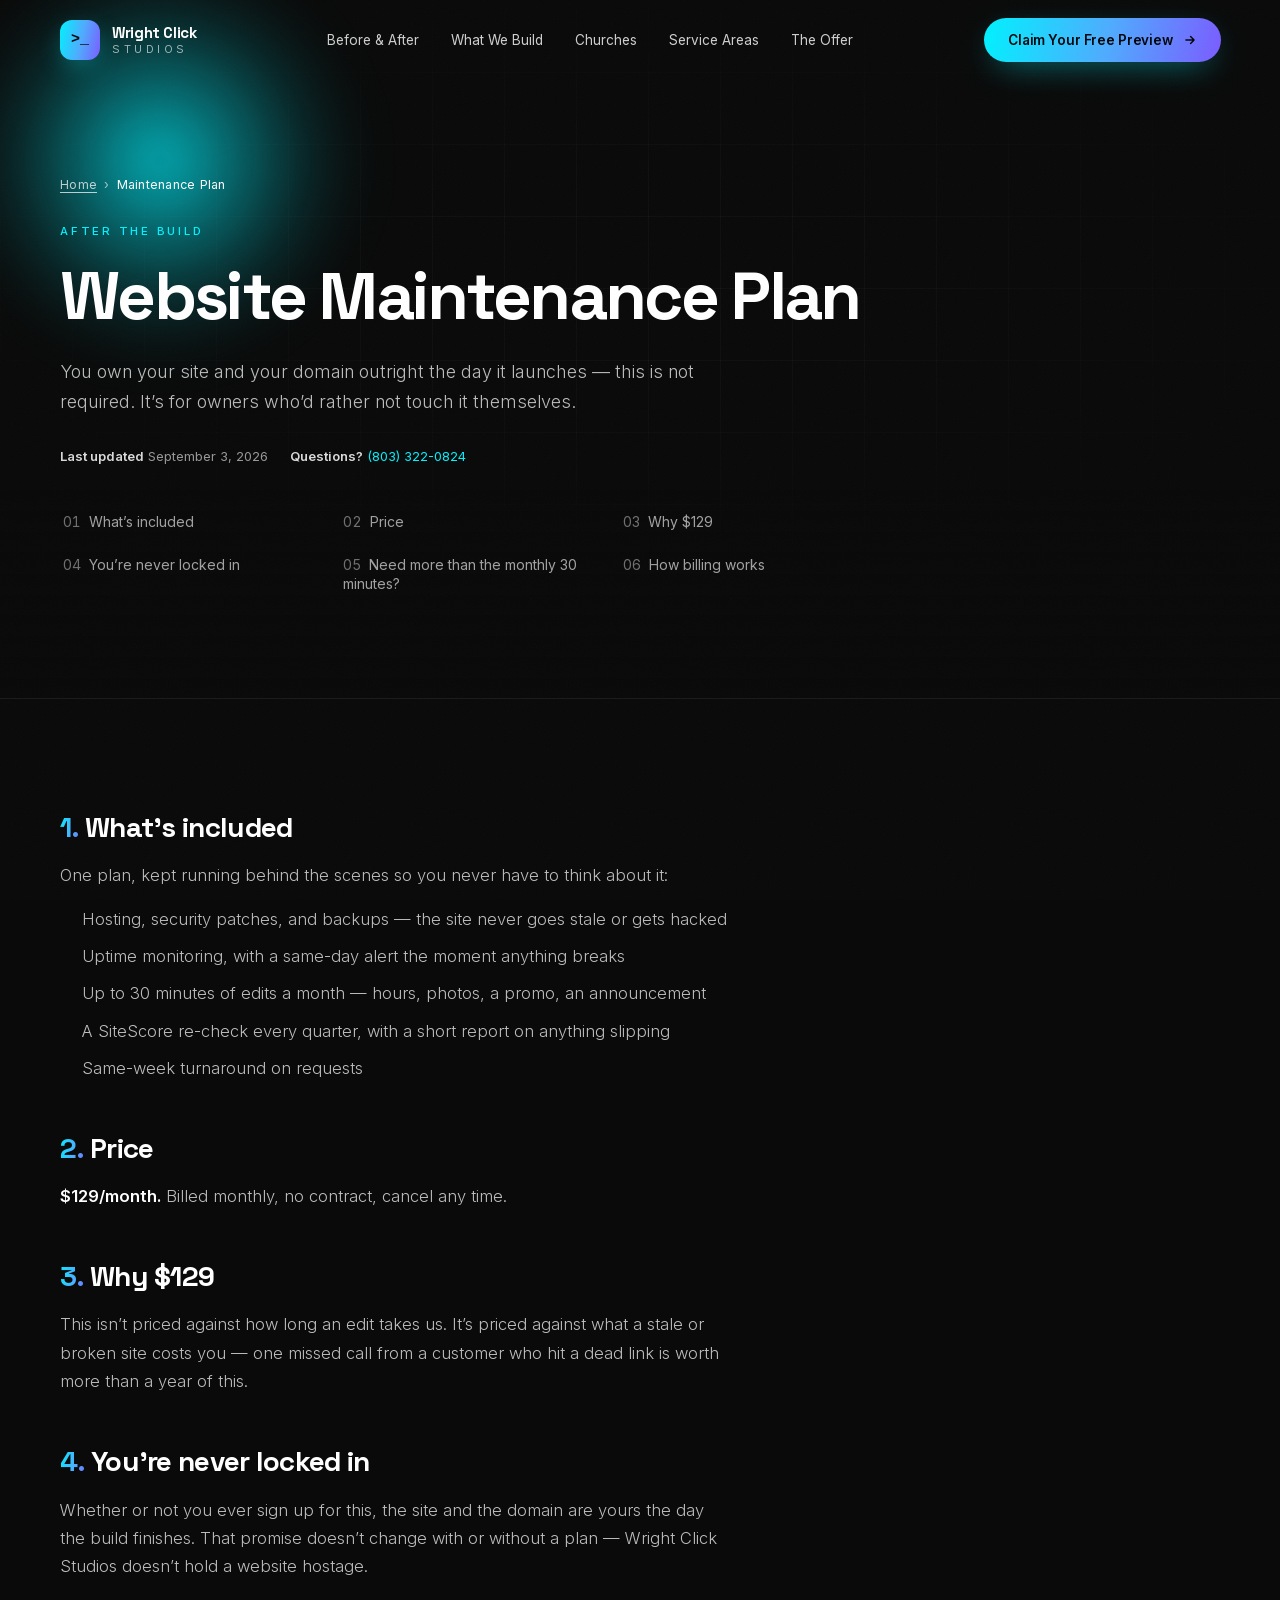
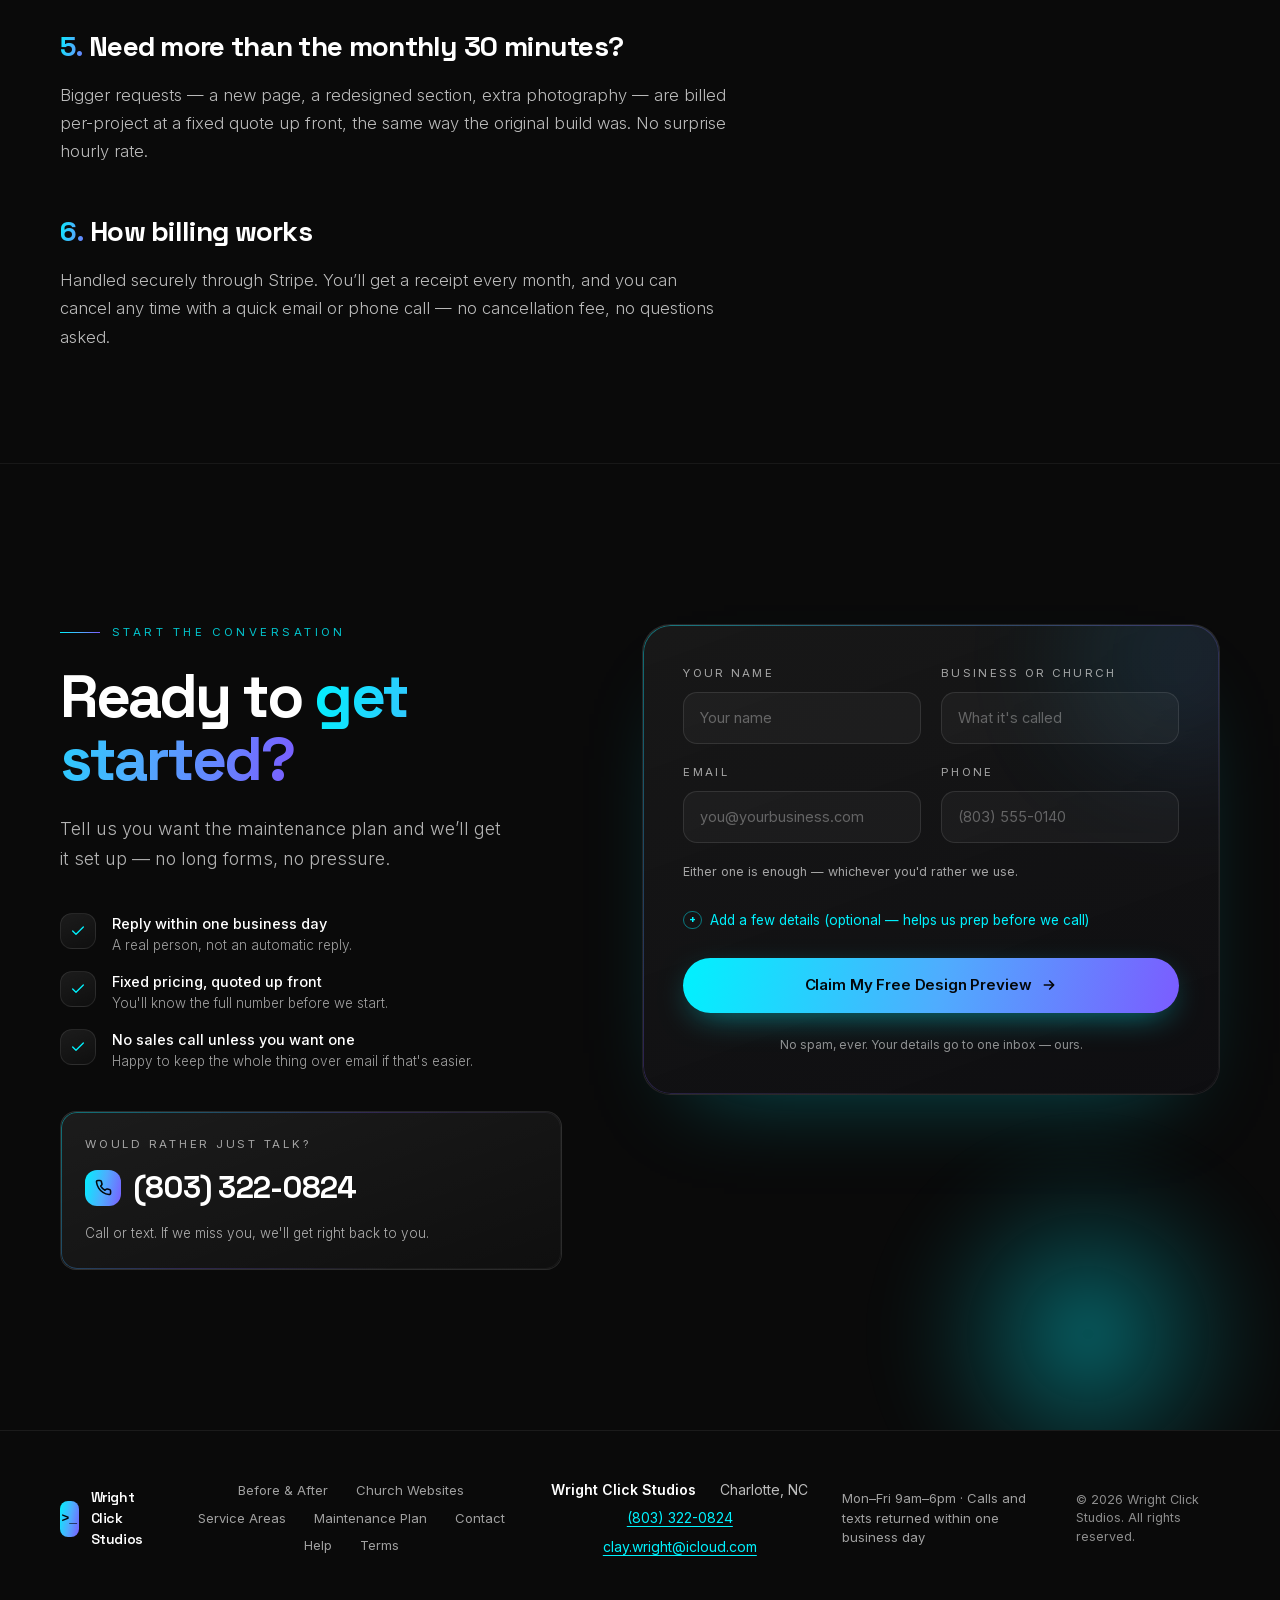
<file: maintenance-plan.html>
<!DOCTYPE html>
<html lang="en" class="scroll-smooth">
<head>
<meta charset="UTF-8" />
<meta name="viewport" content="width=device-width, initial-scale=1.0" />

<title>Website Maintenance Plan | Wright Click Studios</title>
<meta name="description" content="An optional $129/month care plan from Wright Click Studios: hosting, security, backups, uptime monitoring, and up to 30 minutes of edits a month. No contract, cancel any time." />
<link rel="canonical" href="https://wrightclickstudio.com/maintenance-plan.html" />
<meta name="theme-color" content="#0A0A0A" />
<meta name="robots" content="index,follow,max-image-preview:large" />

<meta property="og:title" content="Website Maintenance Plan | Wright Click Studios" />
<meta property="og:description" content="An optional $129/month care plan from Wright Click Studios: hosting, security, backups, uptime monitoring, and up to 30 minutes of edits a month. No contract, cancel any time." />
<meta property="og:type" content="website" />
<meta property="og:url" content="https://wrightclickstudio.com/maintenance-plan.html" />
<meta property="og:image" content="https://wrightclickstudio.com/images/og-cover.jpg" />
<meta property="og:image:width" content="1200" />
<meta property="og:image:height" content="630" />
<meta property="og:site_name" content="Wright Click Studios" />
<meta name="twitter:card" content="summary_large_image" />
<meta name="twitter:title" content="Website Maintenance Plan" />
<meta name="twitter:description" content="An optional $129/month care plan from Wright Click Studios: hosting, security, backups, uptime monitoring, and up to 30 minutes of edits a month. No contract, cancel any time." />
<meta name="twitter:image" content="https://wrightclickstudio.com/images/og-cover.jpg" />

<link rel="icon" href="/images/favicon.svg" type="image/svg+xml" />
<link rel="apple-touch-icon" href="/images/apple-touch-icon.png" />
<link rel="manifest" href="/site.webmanifest" />

<link rel="preload" href="/fonts/spacegrotesk-latin-var.woff2" as="font" type="font/woff2" crossorigin />
<link rel="preload" href="/fonts/inter-latin-var.woff2" as="font" type="font/woff2" crossorigin />
<link rel="stylesheet" href="/css/base.css" />
<link rel="stylesheet" href="/css/site.css" />

<script>
  window.dataLayer = window.dataLayer || [];
  function gtag(){dataLayer.push(arguments);}
  var GA4_ID = 'G-XXXXXXXXXX';
  if (GA4_ID.indexOf('XXXX') === -1) {
    var s = document.createElement('script');
    s.async = true; s.src = 'https://www.googletagmanager.com/gtag/js?id=' + GA4_ID;
    document.head.appendChild(s);
    gtag('js', new Date());
    gtag('config', GA4_ID);
  }
</script>

<script type="application/ld+json">
{
  "@context": "https://schema.org",
  "@graph": [
    {
      "@type": "WebPage",
      "name": "Website Maintenance Plan",
      "url": "https://wrightclickstudio.com/maintenance-plan.html",
      "description": "An optional $129/month care plan from Wright Click Studios: hosting, security, backups, uptime monitoring, and up to 30 minutes of edits a month. No contract, cancel any time.",
      "isPartOf": {
        "@id": "https://wrightclickstudio.com/#website"
      },
      "publisher": {
        "@id": "https://wrightclickstudio.com/#business"
      },
      "dateModified": "2026-09-03",
      "inLanguage": "en-US"
    },
    {
      "@type": "BreadcrumbList",
      "itemListElement": [
        {
          "@type": "ListItem",
          "position": 1,
          "name": "Home",
          "item": "https://wrightclickstudio.com/"
        },
        {
          "@type": "ListItem",
          "position": 2,
          "name": "Maintenance Plan",
          "item": "https://wrightclickstudio.com/maintenance-plan.html"
        }
      ]
    }
  ]
}
</script>
</head>

<body class="font-body bg-ink text-white antialiased grain">

<a class="skip-link" href="#main">Skip to main content</a>

<div id="progress"></div>
<div id="orb"></div>

<header id="nav" class="fixed top-0 inset-x-0 z-50 transition-all duration-500">
  <div class="max-w-screen mx-auto px-6 lg:px-10">
    <div class="flex items-center justify-between h-20">

      <a href="/" class="group flex items-center gap-3">
        <div class="relative w-10 h-10 rounded-xl grad-bg grid place-items-center shadow-[0_8px_28px_-10px_rgba(0,242,254,.8)] transition-transform duration-500 group-hover:scale-110 group-hover:rotate-6">
          <span class="font-mono text-[15px] font-bold text-[#04070A]">&gt;_</span>
        </div>
        <div class="leading-none">
          <div class="font-display font-bold tracking-tight text-[15px]">Wright Click</div>
          <div class="text-[10px] uppercase tracking-[.32em] text-white/40 mt-1">Studios</div>
        </div>
      </a>

      <nav class="hidden lg:flex items-center gap-8 text-[13.5px] text-white/65" aria-label="Primary">
        <a href="/#work"     class="navlink hover:text-white transition-colors duration-300">Before &amp; After</a>
        <a href="/#services" class="navlink hover:text-white transition-colors duration-300">What We Build</a>
        <a href="/church-website-design.html" class="navlink hover:text-white transition-colors duration-300">Churches</a>
        <a href="/#areas"    class="navlink hover:text-white transition-colors duration-300">Service Areas</a>
        <a href="/#value"    class="navlink hover:text-white transition-colors duration-300">The Offer</a>
      </nav>

      <div class="hidden lg:block">
        <a href="#contact" class="btn btn-primary sheen px-6 py-3 text-[13.5px]">
          Claim Your Free Preview
          <svg width="14" height="14" viewBox="0 0 24 24" fill="none" stroke="currentColor" stroke-width="2.5" stroke-linecap="round" stroke-linejoin="round"><path d="M5 12h14M13 6l6 6-6 6"/></svg>
        </a>
      </div>

      <button id="menuBtn" aria-label="Open menu" aria-expanded="false"
        class="lg:hidden w-11 h-11 rounded-xl glass grid place-items-center transition-transform duration-300 hover:scale-105">
        <svg id="menuIcon" width="20" height="20" viewBox="0 0 24 24" fill="none" stroke="currentColor" stroke-width="2" stroke-linecap="round"><path d="M4 7h16M4 12h16M4 17h16"/></svg>
      </button>
    </div>
  </div>

  <!-- Mobile menu -->
  <div id="mobileMenu" class="lg:hidden hidden px-6 pb-6">
    <div class="glass-deep rounded-3xl p-6 flex flex-col gap-1">
      <a href="/#work"     class="mob-link py-3 px-3 rounded-xl text-white/80 hover:text-white hover:bg-white/5 transition-all duration-300">Before &amp; After</a>
      <a href="/#services" class="mob-link py-3 px-3 rounded-xl text-white/80 hover:text-white hover:bg-white/5 transition-all duration-300">What We Build</a>
      <a href="/church-website-design.html" class="mob-link py-3 px-3 rounded-xl text-white/80 hover:text-white hover:bg-white/5 transition-all duration-300">Churches &amp; Ministries</a>
      <a href="/#areas"    class="mob-link py-3 px-3 rounded-xl text-white/80 hover:text-white hover:bg-white/5 transition-all duration-300">Service Areas</a>
      <a href="/#value"    class="mob-link py-3 px-3 rounded-xl text-white/80 hover:text-white hover:bg-white/5 transition-all duration-300">The Offer</a>
      <a href="/#process"  class="mob-link py-3 px-3 rounded-xl text-white/80 hover:text-white hover:bg-white/5 transition-all duration-300">Process</a>
      <a href="tel:+18033220824" data-loc="mobile-menu" class="mob-link py-3 px-3 rounded-xl text-white/80 hover:text-white hover:bg-white/5 transition-all duration-300">Call or text (803) 322-0824</a>
      <a href="/#contact"  class="mob-link btn btn-primary sheen mt-4 py-3.5">Claim Your Free Preview</a>
    </div>
  </div>
</header>

<main id="main">

<section class="phero">
  <div class="absolute inset-0 overflow-hidden pointer-events-none">
    <div class="plx absolute inset-0" data-depth="12"><div class="absolute inset-0 grid-lines opacity-70"></div></div>
    <div class="plx absolute inset-0" data-depth="30"><div class="aurora a-cyan drift-slow w-[40rem] h-[40rem] -top-40 -left-40"></div></div>
    <div class="absolute inset-x-0 bottom-0 h-52 bg-gradient-to-t from-ink to-transparent"></div>
  </div>

  <div class="relative max-w-screen mx-auto px-6 lg:px-10">
    <nav class="crumbs reveal" aria-label="Breadcrumb">
      <a href="/">Home</a>
      <span aria-hidden="true">&rsaquo;</span>
      <span aria-current="page">Maintenance Plan</span>
    </nav>

    <p class="eyebrow reveal" style="--d:60ms; margin-top:1.75rem"><em>After The Build</em></p>
    <h1 class="reveal" style="--d:120ms">Website Maintenance Plan</h1>
    <p class="lede reveal" style="--d:200ms">You own your site and your domain outright the day it launches &mdash; this is not required. It&rsquo;s for owners who&rsquo;d rather not touch it themselves.</p>

    <div class="docmeta reveal" style="--d:260ms">
      <span><strong>Last updated</strong> September 3, 2026</span>
      <span><strong>Questions?</strong> <a href="tel:+18033220824" data-loc="doc-hero" style="color:var(--cyan)">(803) 322-0824</a></span>
    </div>

    <nav class="doctoc reveal" style="--d:320ms" aria-label="On this page">
      <a href="#whats-included"><span>01</span>&nbsp; What&rsquo;s included</a>
      <a href="#price"><span>02</span>&nbsp; Price</a>
      <a href="#why-129"><span>03</span>&nbsp; Why $129</a>
      <a href="#not-required"><span>04</span>&nbsp; You&rsquo;re never locked in</a>
      <a href="#beyond-the-plan"><span>05</span>&nbsp; Need more than the monthly 30 minutes?</a>
      <a href="#how-billing-works"><span>06</span>&nbsp; How billing works</a>
    </nav>
  </div>
</section>

<section class="sec sec--line">
  <div class="max-w-screen mx-auto px-6 lg:px-10">
    <div class="doc">
      <section class="clause reveal" id="whats-included">
        <h2>What&rsquo;s included</h2>
        <div class="prose">
          <p>One plan, kept running behind the scenes so you never have to think about it:</p>
          <ul>
            <li>Hosting, security patches, and backups &mdash; the site never goes stale or gets hacked</li>
            <li>Uptime monitoring, with a same-day alert the moment anything breaks</li>
            <li>Up to 30 minutes of edits a month &mdash; hours, photos, a promo, an announcement</li>
            <li>A SiteScore re-check every quarter, with a short report on anything slipping</li>
            <li>Same-week turnaround on requests</li>
          </ul>
        </div>
      </section>
      <section class="clause reveal" id="price">
        <h2>Price</h2>
        <div class="prose">
          <p><strong>$129/month.</strong> Billed monthly, no contract, cancel any time.</p>
        </div>
      </section>
      <section class="clause reveal" id="why-129">
        <h2>Why $129</h2>
        <div class="prose">
          <p>This isn&rsquo;t priced against how long an edit takes us. It&rsquo;s priced against what a stale or broken site costs you &mdash; one missed call from a customer who hit a dead link is worth more than a year of this.</p>
        </div>
      </section>
      <section class="clause reveal" id="not-required">
        <h2>You&rsquo;re never locked in</h2>
        <div class="prose">
          <p>Whether or not you ever sign up for this, the site and the domain are yours the day the build finishes. That promise doesn&rsquo;t change with or without a plan &mdash; Wright Click Studios doesn&rsquo;t hold a website hostage.</p>
        </div>
      </section>
      <section class="clause reveal" id="beyond-the-plan">
        <h2>Need more than the monthly 30 minutes?</h2>
        <div class="prose">
          <p>Bigger requests &mdash; a new page, a redesigned section, extra photography &mdash; are billed per-project at a fixed quote up front, the same way the original build was. No surprise hourly rate.</p>
        </div>
      </section>
      <section class="clause reveal" id="how-billing-works">
        <h2>How billing works</h2>
        <div class="prose">
          <p>Handled securely through Stripe. You&rsquo;ll get a receipt every month, and you can cancel any time with a quick email or phone call &mdash; no cancellation fee, no questions asked.</p>
        </div>
      </section>
    </div>
  </div>
</section>

<section id="contact" class="relative py-28 lg:py-40 overflow-hidden border-t border-white/[.06]">
  <div class="aurora a-cyan drift-slower w-[40rem] h-[40rem] -bottom-56 -right-32" style="opacity:.5"></div>

  <div class="relative max-w-screen mx-auto px-6 lg:px-10">
    <div class="grid lg:grid-cols-[1fr_1.15fr] gap-12 lg:gap-20 items-start">

      <!-- Left copy -->
      <div>
        <div class="reveal flex items-center gap-3 mb-6">
          <span class="eyebrow-line h-px grad-bg"></span>
          <span class="text-[11px] uppercase tracking-[.3em] text-cyan/80">Start The Conversation</span>
        </div>
        <h2 class="reveal font-display font-bold tracking-[-.04em] leading-[1.03] text-[clamp(2.1rem,5vw,3.8rem)]" style="--d:80ms">Ready to <span class="grad-text">get started?</span></h2>
        <p class="reveal mt-6 text-white/50 text-lg font-light leading-relaxed max-w-md" style="--d:150ms">Tell us you want the maintenance plan and we&rsquo;ll get it set up &mdash; no long forms, no pressure.</p>

        <div class="reveal mt-10 space-y-4" style="--d:220ms">
          <div class="flex items-start gap-4">
            <span class="w-9 h-9 rounded-xl glass grid place-items-center text-cyan shrink-0">
              <svg width="16" height="16" viewBox="0 0 24 24" fill="none" stroke="currentColor" stroke-width="2" stroke-linecap="round" stroke-linejoin="round"><path d="M20 6L9 17l-5-5"/></svg>
            </span>
            <div>
              <div class="font-medium text-[14.5px]">Reply within one business day</div>
              <div class="text-white/40 text-[13.5px] font-light">A real person, not an automatic reply.</div>
            </div>
          </div>
          <div class="flex items-start gap-4">
            <span class="w-9 h-9 rounded-xl glass grid place-items-center text-cyan shrink-0">
              <svg width="16" height="16" viewBox="0 0 24 24" fill="none" stroke="currentColor" stroke-width="2" stroke-linecap="round" stroke-linejoin="round"><path d="M20 6L9 17l-5-5"/></svg>
            </span>
            <div>
              <div class="font-medium text-[14.5px]">Fixed pricing, quoted up front</div>
              <div class="text-white/40 text-[13.5px] font-light">You'll know the full number before we start.</div>
            </div>
          </div>
          <div class="flex items-start gap-4">
            <span class="w-9 h-9 rounded-xl glass grid place-items-center text-cyan shrink-0">
              <svg width="16" height="16" viewBox="0 0 24 24" fill="none" stroke="currentColor" stroke-width="2" stroke-linecap="round" stroke-linejoin="round"><path d="M20 6L9 17l-5-5"/></svg>
            </span>
            <div>
              <div class="font-medium text-[14.5px]">No sales call unless you want one</div>
              <div class="text-white/40 text-[13.5px] font-light">Happy to keep the whole thing over email if that's easier.</div>
            </div>
          </div>
        </div>

        <!-- Call option, for people who would rather not fill in a form -->
        <div class="reveal mt-10 glass rounded-2xl p-6 grad-border" style="--d:280ms">
          <div class="text-[11px] uppercase tracking-[.24em] text-white/40 mb-3">Would rather just talk?</div>
          <a href="tel:+18033220824"
             class="group inline-flex items-center gap-3 font-display font-bold tracking-tight text-[clamp(1.5rem,2.6vw,1.9rem)] transition-colors duration-300 hover:text-cyan">
            <span class="w-9 h-9 rounded-xl grad-bg grid place-items-center text-[#04070A] shrink-0 transition-transform duration-500 group-hover:scale-110">
              <svg width="17" height="17" viewBox="0 0 24 24" fill="none" stroke="currentColor" stroke-width="2.2" stroke-linecap="round" stroke-linejoin="round"><path d="M22 16.9v3a2 2 0 01-2.2 2 19.8 19.8 0 01-8.6-3.1 19.5 19.5 0 01-6-6A19.8 19.8 0 012.1 4.2 2 2 0 014.1 2h3a2 2 0 012 1.7c.1 1 .3 1.9.7 2.8a2 2 0 01-.5 2.1L8.1 9.9a16 16 0 006 6l1.3-1.2a2 2 0 012.1-.5c.9.4 1.8.6 2.8.7a2 2 0 011.7 2z"/></svg>
            </span>
            (803) 322-0824
          </a>
          <p class="mt-3 text-white/45 text-[13.5px] font-light leading-relaxed">
            Call or text. If we miss you, we'll get right back to you.
          </p>
        </div>
      </div>

      <!-- Form -->
      <div class="reveal" style="--d:120ms">
        <div class="glass-deep rounded-[1.75rem] p-7 sm:p-10 grad-border relative overflow-hidden">
          <div class="absolute -top-20 -right-20 w-56 h-56 rounded-full grad-bg opacity-[.12] blur-3xl pointer-events-none"></div>

          <!-- Quick capture. The previous version required five fields including
               a free-text essay, in exchange for something advertised as free.
               Now three easy fields send a lead, contact can be EITHER email or
               phone, and everything else lives behind a disclosure for the
               people who want to say more. data-source tags the lead so it is
               possible to tell which page is actually working. -->
          <form id="inquiryForm" novalidate class="relative space-y-5" data-source="Maintenance page">
            <div class="grid sm:grid-cols-2 gap-5">
              <div>
                <label for="name" class="block text-[11px] uppercase tracking-[.2em] text-white/40 mb-2.5">Your Name</label>
                <input id="name" name="name" type="text" autocomplete="name" placeholder="Your name"
                       class="field w-full px-4 py-3.5 text-[14.5px] text-white" />
                <p class="field-err" data-err-for="name"></p>
              </div>
              <div>
                <label for="business" class="block text-[11px] uppercase tracking-[.2em] text-white/40 mb-2.5">Business Or Church</label>
                <input id="business" name="business" type="text" autocomplete="organization" placeholder="What it's called"
                       class="field w-full px-4 py-3.5 text-[14.5px] text-white" />
                <p class="field-err" data-err-for="business"></p>
              </div>
            </div>

            <div class="grid sm:grid-cols-2 gap-5">
              <div>
                <label for="email" class="block text-[11px] uppercase tracking-[.2em] text-white/40 mb-2.5">Email</label>
                <input id="email" name="email" type="email" autocomplete="email" inputmode="email" placeholder="you@yourbusiness.com"
                       class="field w-full px-4 py-3.5 text-[14.5px] text-white" />
                <p class="field-err" data-err-for="email"></p>
              </div>
              <div>
                <label for="phone" class="block text-[11px] uppercase tracking-[.2em] text-white/40 mb-2.5">Phone</label>
                <input id="phone" name="phone" type="tel" autocomplete="tel" inputmode="tel" placeholder="(803) 555-0140"
                       class="field w-full px-4 py-3.5 text-[14.5px] text-white" />
              </div>
            </div>
            <p class="hint">Either one is enough — whichever you'd rather we use.</p>

            <details class="disclosure">
              <summary>Add a few details (optional — helps us prep before we call)</summary>
              <div class="more">
                <div>
                  <label for="type" class="block text-[11px] uppercase tracking-[.2em] text-white/40 mb-2.5">Type Of Business</label>
                  <select id="type" name="type" class="field w-full px-4 py-3.5 text-[14.5px] text-white appearance-none">
                    <option value="" selected>Select one…</option>
                    <option>Church, ministry or nonprofit</option>
                    <option>Studio / Instruction (music, art, dance)</option>
                    <option>Health, Wellness &amp; Med Spa</option>
                    <option>Trades &amp; Home Services</option>
                    <option>Food, Coffee &amp; Hospitality</option>
                    <option>Professional Services (legal, finance)</option>
                    <option>Retail &amp; Boutique</option>
                    <option>Something else entirely</option>
                  </select>
                </div>

                <div>
                  <label for="message" class="block text-[11px] uppercase tracking-[.2em] text-white/40 mb-2.5">What Should Your Site Do For You?</label>
                  <textarea id="message" name="message" rows="4" placeholder="I want the phone to ring more, and a site that looks as good as the work we do…"
                            class="field w-full px-4 py-3.5 text-[14.5px] text-white resize-none"></textarea>
                </div>

                <div>
                  <label for="current" class="block text-[11px] uppercase tracking-[.2em] text-white/40 mb-2.5">Current Website</label>
                  <input id="current" name="current" type="text" placeholder="yourbusiness.com — or 'none yet'"
                         class="field w-full px-4 py-3.5 text-[14.5px] text-white" />
                </div>
              </div>
            </details>

            <!-- Honeypot. Hidden from people, and bots that tick it get rejected by Web3Forms. -->
            <input type="checkbox" name="botcheck" id="botcheck" tabindex="-1" autocomplete="off"
                   style="display:none !important" aria-hidden="true" />

            <div id="formError" class="hidden rounded-xl px-4 py-3.5 text-[13.5px] leading-relaxed"
                 style="border:1px solid rgba(255,107,107,.4); background:rgba(255,107,107,.1); color:#FFB4B4;"
                 role="alert">
              We couldn't send that just now. Please try again in a moment — or call or text us at
              <a href="tel:+18033220824" data-loc="form-error" class="font-semibold underline underline-offset-2" style="color:#FFD9D9;">(803) 322-0824</a>
              and we'll take it from there.
            </div>

            <button type="submit" id="submitBtn" class="btn btn-primary sheen w-full py-4 text-[15px] mt-2">
              <span id="btnLabel">Claim My Free Design Preview</span>
              <svg id="btnIcon" width="16" height="16" viewBox="0 0 24 24" fill="none" stroke="currentColor" stroke-width="2.5" stroke-linecap="round" stroke-linejoin="round"><path d="M5 12h14M13 6l6 6-6 6"/></svg>
            </button>

            <p class="text-center text-[12px] text-white/30 pt-1">
              No spam, ever. Your details go to one inbox — ours.
            </p>
          </form>

          <!-- success state -->
          <div id="successState" class="hidden relative text-center py-10">
            <div class="w-16 h-16 rounded-2xl grad-bg grid place-items-center mx-auto mb-6 shadow-[0_18px_50px_-16px_rgba(0,242,254,.8)]">
              <svg width="28" height="28" viewBox="0 0 24 24" fill="none" stroke="#04070A" stroke-width="3" stroke-linecap="round" stroke-linejoin="round"><path d="M20 6L9 17l-5-5"/></svg>
            </div>
            <h3 class="font-display font-bold text-2xl mb-3">Request received.</h3>
            <p class="text-white/50 font-light max-w-sm mx-auto">
              We'll review your business and send your custom design preview within one business day.
              Keep an eye on your inbox.
            </p>
            <button id="resetForm" class="btn btn-ghost mt-8 px-6 py-3 text-[13.5px]">Send another request</button>
          </div>
        </div>
      </div>
    </div>
  </div>
</section>

</main>

<footer class="relative border-t border-white/[.07] py-12">
  <div class="max-w-screen mx-auto px-6 lg:px-10">
    <div class="flex flex-col sm:flex-row items-center justify-between gap-6">

      <a href="/" class="group flex items-center gap-3">
        <div class="w-9 h-9 rounded-lg grad-bg grid place-items-center transition-transform duration-500 group-hover:scale-110">
          <span class="font-mono text-[13px] font-bold text-[#04070A]">&gt;_</span>
        </div>
        <span class="font-display font-semibold text-[14px] tracking-tight">Wright Click Studios</span>
      </a>

      <nav class="flex flex-wrap items-center justify-center gap-x-7 gap-y-2 text-[13px] text-white/40" aria-label="Footer">
        <a href="/#work" class="hover:text-white transition-colors duration-300">Before &amp; After</a>
        <a href="/church-website-design.html" class="hover:text-white transition-colors duration-300">Church Websites</a>
        <a href="/#areas" class="hover:text-white transition-colors duration-300">Service Areas</a>
        <a href="/maintenance-plan.html" class="hover:text-white transition-colors duration-300">Maintenance Plan</a>
        <a href="/#contact" class="hover:text-white transition-colors duration-300">Contact</a>
        <a href="/help.html" class="hover:text-white transition-colors duration-300">Help</a>
        <a href="/terms.html" class="hover:text-white transition-colors duration-300">Terms</a>
      </nav>

      <!-- NAP block. Name, address and phone in crawlable text is the single
           strongest local-pack signal and the old footer had none of it. These
           three lines must stay byte-identical to the Google Business Profile
           listing — if the profile says "Studios" and this says "Studio", the
           two stop reinforcing each other. -->
      <div class="nap justify-center text-center" itemscope itemtype="https://schema.org/LocalBusiness">
        <span><strong itemprop="name">Wright Click Studios</strong></span>
        <span itemprop="address" itemscope itemtype="https://schema.org/PostalAddress">
          <span itemprop="addressLocality">Charlotte</span>,
          <span itemprop="addressRegion">NC</span>
        </span>
        <span><a itemprop="telephone" href="tel:+18033220824" data-loc="footer">(803) 322-0824</a></span>
        <span><a itemprop="email" href="mailto:clay.wright@icloud.com">clay.wright@icloud.com</a></span>
      </div>
      <p class="nap-hours">Mon–Fri 9am–6pm · Calls and texts returned within one business day</p>

      <p class="text-[12.5px] text-white/30">© <span id="yr">2026</span> Wright Click Studios. All rights reserved.</p>
    </div>
  </div>
</footer>

<div class="callbar" id="callbar">
  <a class="cb-call" href="tel:+18033220824" data-loc="callbar">
    <svg viewBox="0 0 24 24" fill="none" stroke="currentColor" stroke-width="2.1" stroke-linecap="round" stroke-linejoin="round" aria-hidden="true"><path d="M22 16.9v3a2 2 0 0 1-2.2 2 19.8 19.8 0 0 1-8.6-3.1 19.5 19.5 0 0 1-6-6A19.8 19.8 0 0 1 2.1 4.2 2 2 0 0 1 4.1 2h3a2 2 0 0 1 2 1.7c.1 1 .4 1.9.7 2.8a2 2 0 0 1-.5 2.1L8.1 9.9a16 16 0 0 0 6 6l1.3-1.3a2 2 0 0 1 2.1-.4c.9.3 1.8.6 2.8.7a2 2 0 0 1 1.7 2Z"/></svg>
    Call or text
  </a>
  <a class="cb-cta" href="#contact">Free design preview</a>
</div>


<script src="/js/site.js" defer></script>
<script>document.getElementById('yr').textContent = new Date().getFullYear();</script>
</body>
</html>
</file>
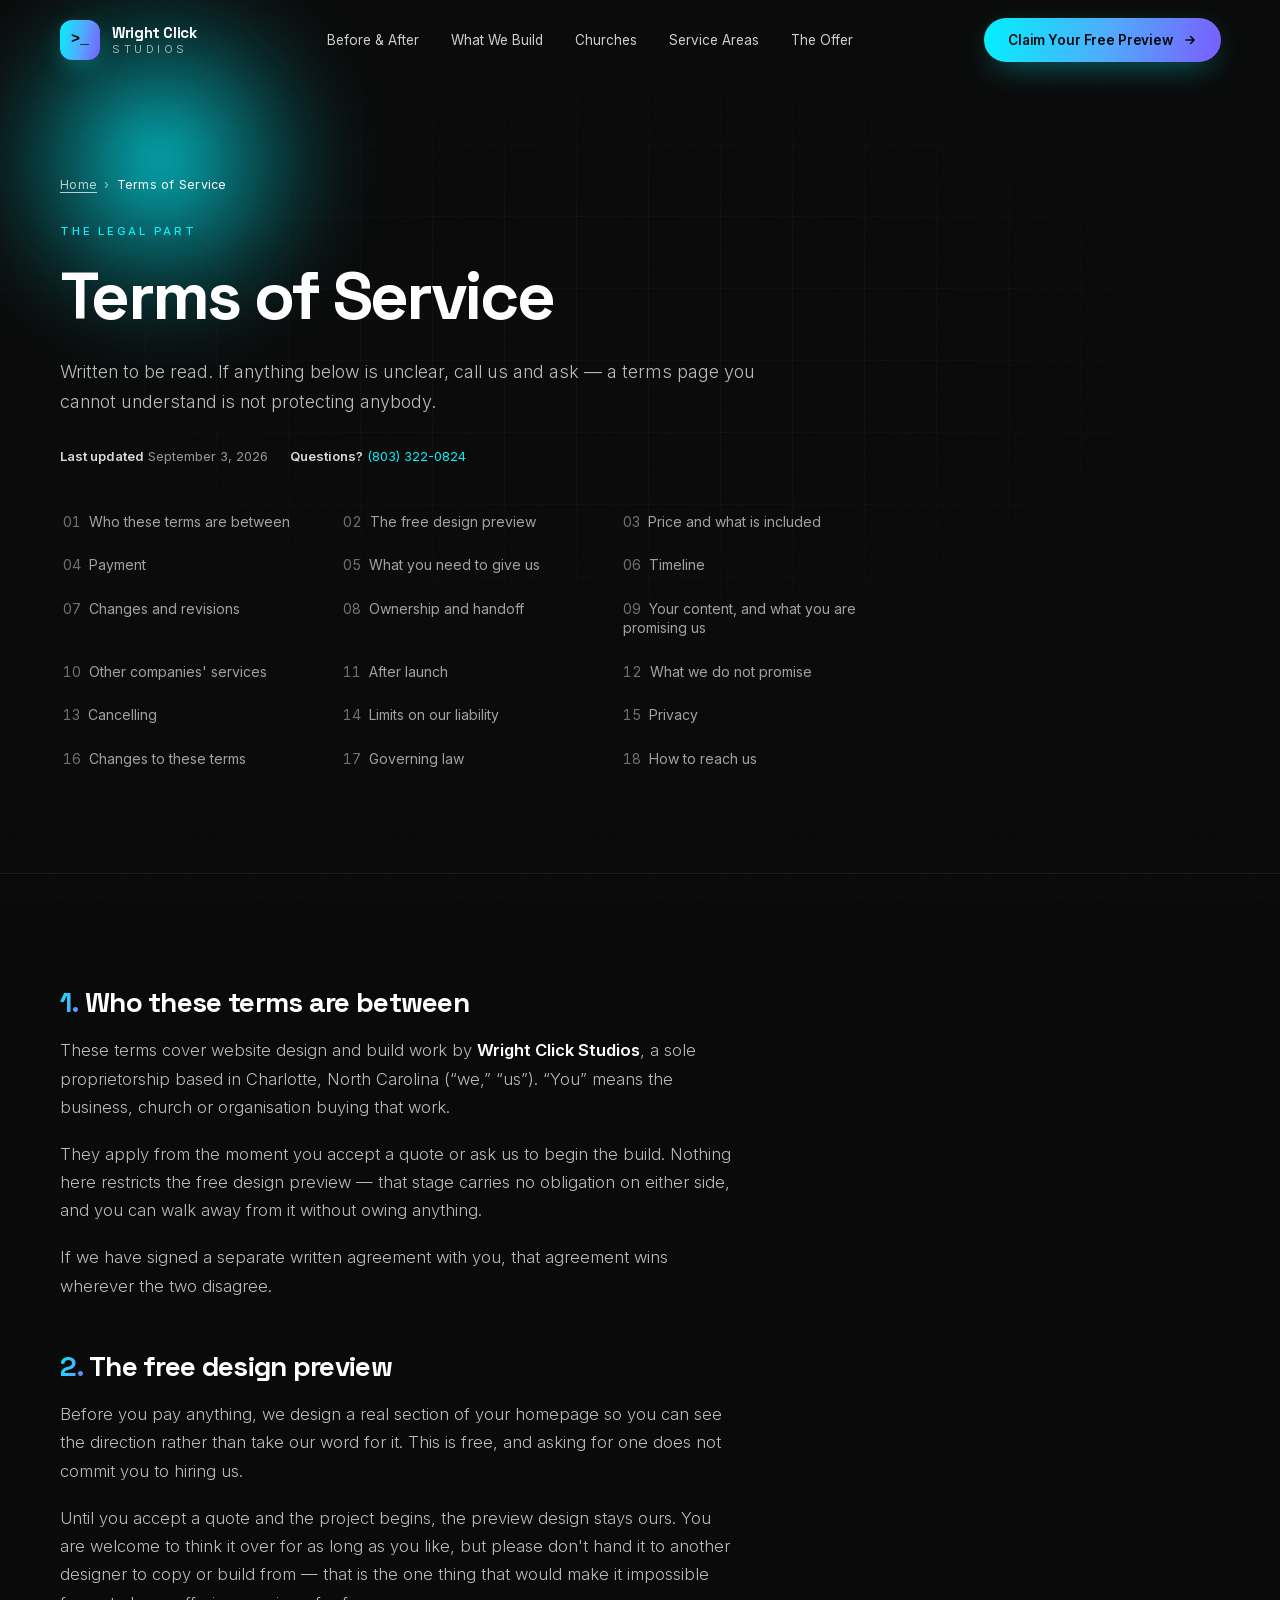
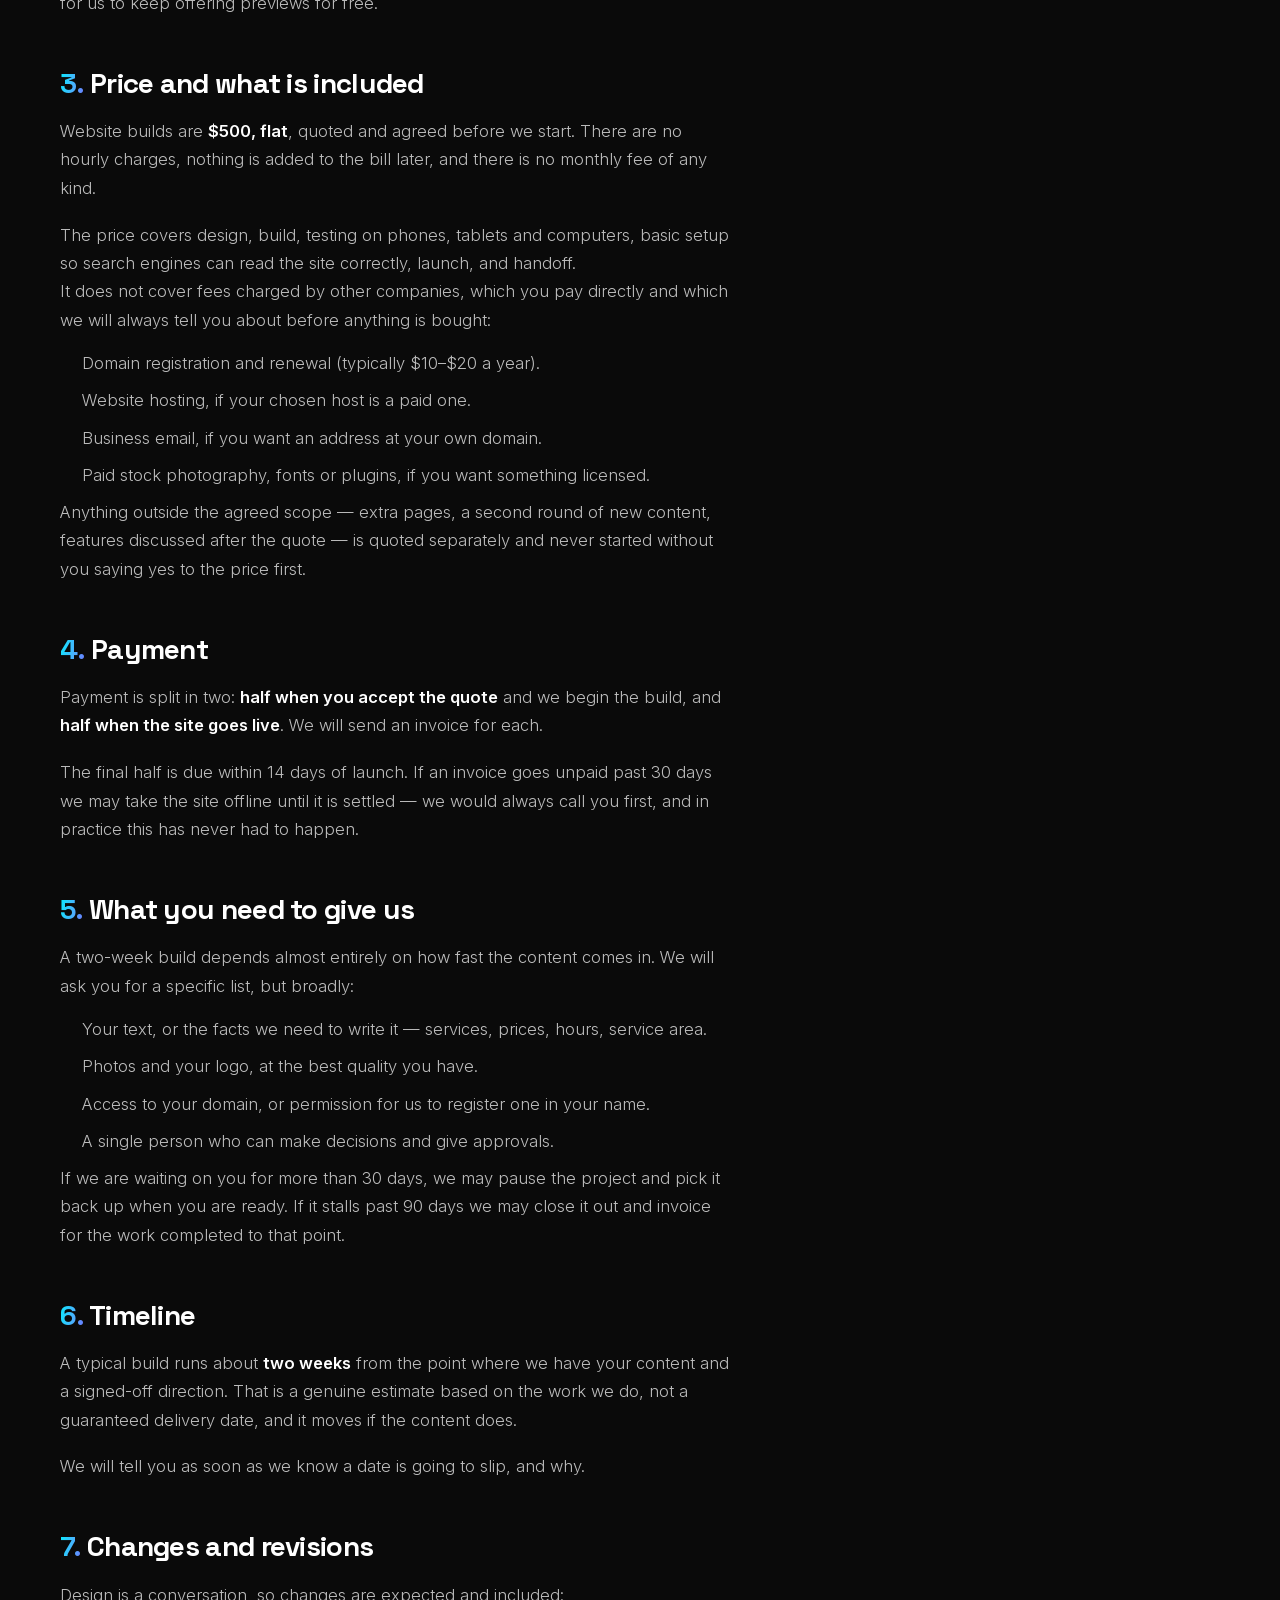
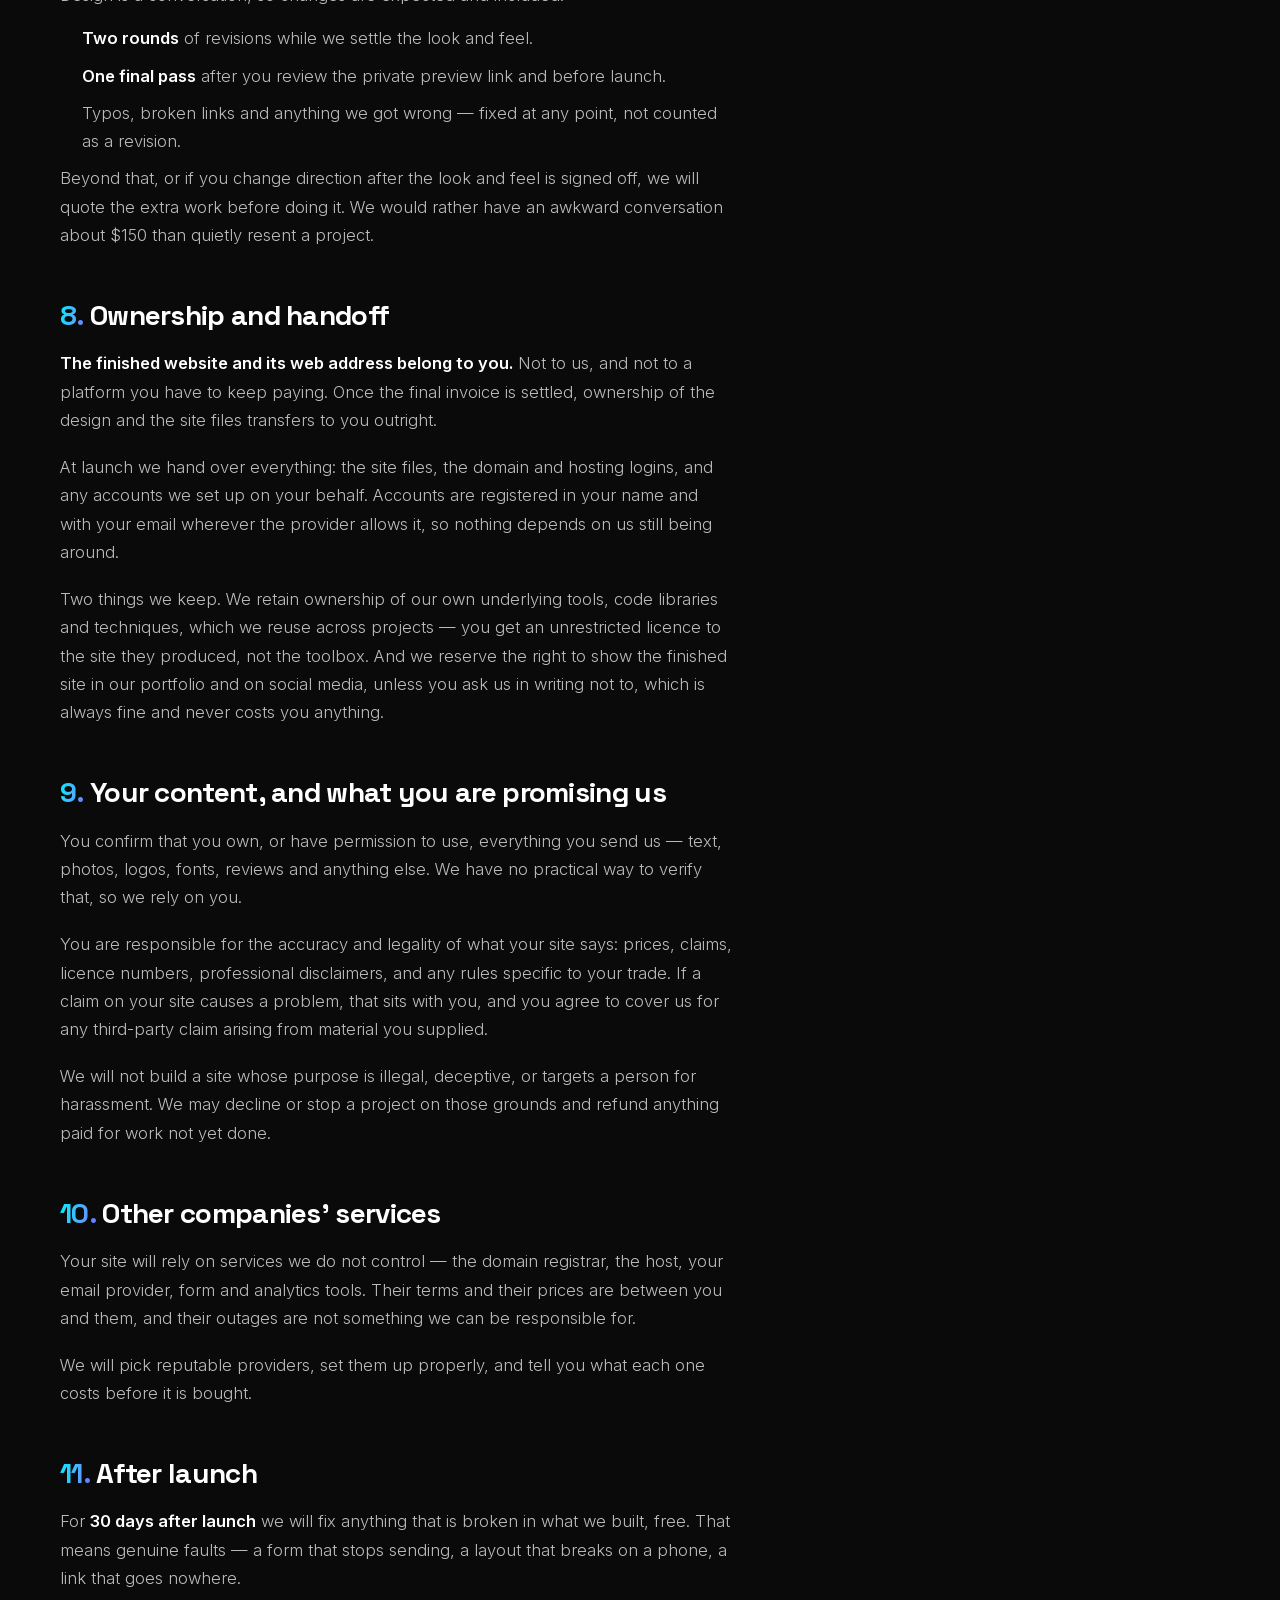
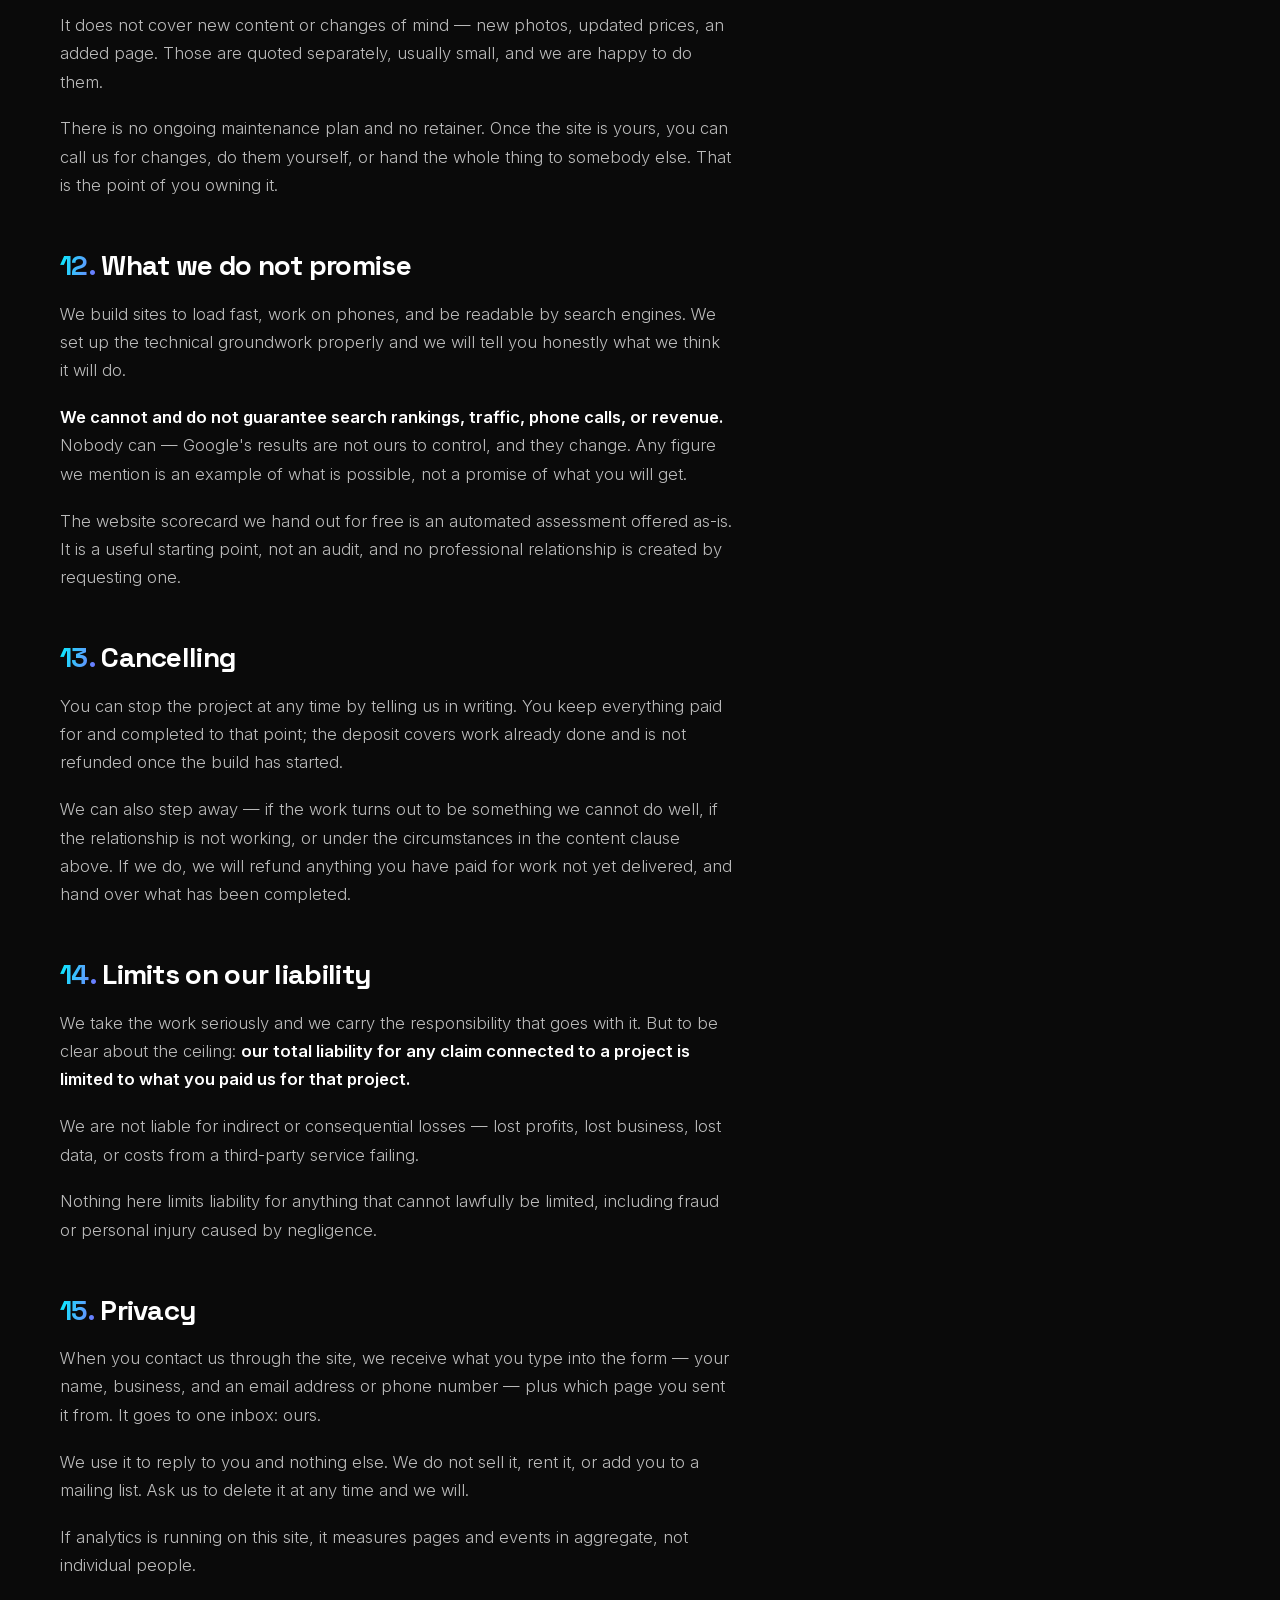
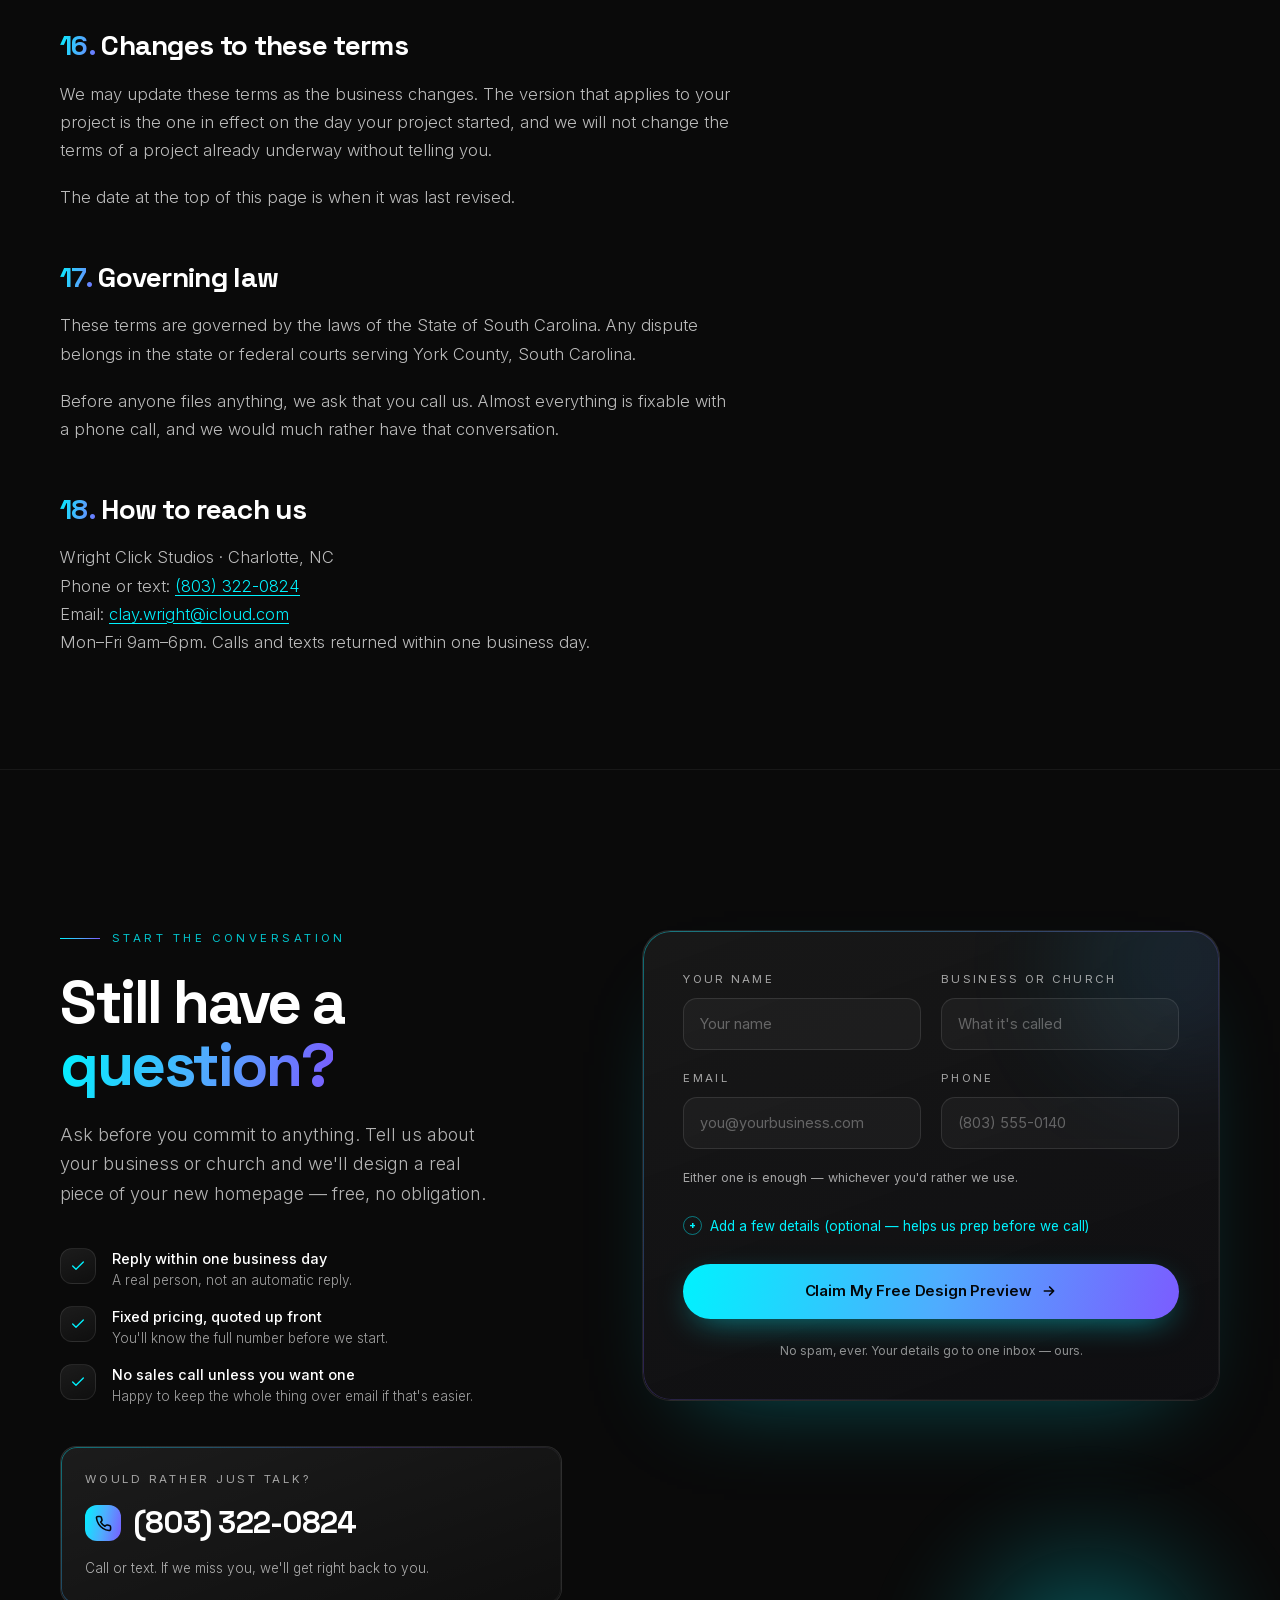
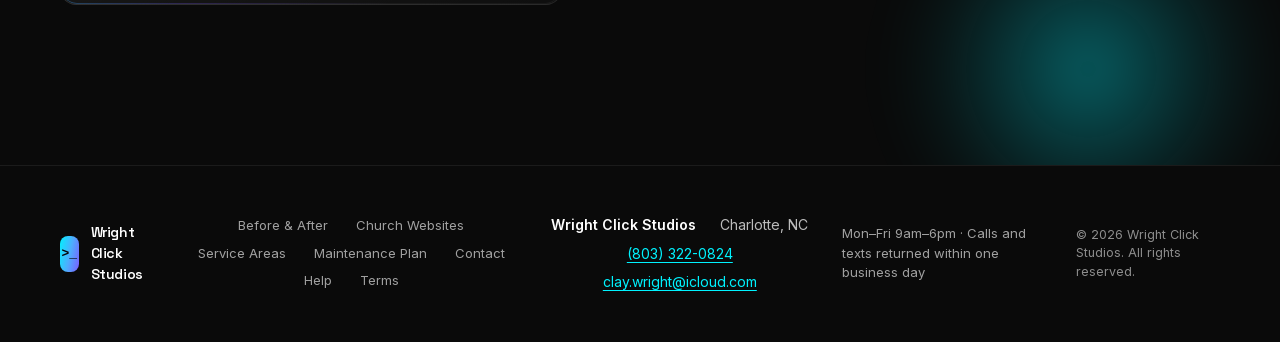
<file: terms.html>
<!DOCTYPE html>
<html lang="en" class="scroll-smooth">
<head>
<meta charset="UTF-8" />
<meta name="viewport" content="width=device-width, initial-scale=1.0" />

<title>Terms of Service | Wright Click Studios</title>
<meta name="description" content="The terms Wright Click Studios works under: $500 flat pricing, what is included, payment, revisions, and confirmation that the finished site and domain belong to you." />
<link rel="canonical" href="https://wrightclickstudio.com/terms.html" />
<meta name="theme-color" content="#0A0A0A" />
<meta name="robots" content="index,follow,max-image-preview:large" />

<meta property="og:title" content="Terms of Service | Wright Click Studios" />
<meta property="og:description" content="The terms Wright Click Studios works under: $500 flat pricing, what is included, payment, revisions, and confirmation that the finished site and domain belong to you." />
<meta property="og:type" content="website" />
<meta property="og:url" content="https://wrightclickstudio.com/terms.html" />
<meta property="og:image" content="https://wrightclickstudio.com/images/og-cover.jpg" />
<meta property="og:image:width" content="1200" />
<meta property="og:image:height" content="630" />
<meta property="og:site_name" content="Wright Click Studios" />
<meta name="twitter:card" content="summary_large_image" />
<meta name="twitter:title" content="Terms of Service" />
<meta name="twitter:description" content="The terms Wright Click Studios works under: $500 flat pricing, what is included, payment, revisions, and confirmation that the finished site and domain belong to you." />
<meta name="twitter:image" content="https://wrightclickstudio.com/images/og-cover.jpg" />

<link rel="icon" href="/images/favicon.svg" type="image/svg+xml" />
<link rel="apple-touch-icon" href="/images/apple-touch-icon.png" />
<link rel="manifest" href="/site.webmanifest" />

<link rel="preload" href="/fonts/spacegrotesk-latin-var.woff2" as="font" type="font/woff2" crossorigin />
<link rel="preload" href="/fonts/inter-latin-var.woff2" as="font" type="font/woff2" crossorigin />
<link rel="stylesheet" href="/css/base.css" />
<link rel="stylesheet" href="/css/site.css" />

<script>
  window.dataLayer = window.dataLayer || [];
  function gtag(){dataLayer.push(arguments);}
  var GA4_ID = 'G-XXXXXXXXXX';
  if (GA4_ID.indexOf('XXXX') === -1) {
    var s = document.createElement('script');
    s.async = true; s.src = 'https://www.googletagmanager.com/gtag/js?id=' + GA4_ID;
    document.head.appendChild(s);
    gtag('js', new Date());
    gtag('config', GA4_ID);
  }
</script>

<script type="application/ld+json">
{
  "@context": "https://schema.org",
  "@graph": [
    {
      "@type": "WebPage",
      "name": "Terms of Service",
      "url": "https://wrightclickstudio.com/terms.html",
      "description": "The terms Wright Click Studios works under: $500 flat pricing, what is included, payment, revisions, and confirmation that the finished site and domain belong to you.",
      "isPartOf": {
        "@id": "https://wrightclickstudio.com/#website"
      },
      "publisher": {
        "@id": "https://wrightclickstudio.com/#business"
      },
      "dateModified": "2026-09-03",
      "inLanguage": "en-US"
    },
    {
      "@type": "BreadcrumbList",
      "itemListElement": [
        {
          "@type": "ListItem",
          "position": 1,
          "name": "Home",
          "item": "https://wrightclickstudio.com/"
        },
        {
          "@type": "ListItem",
          "position": 2,
          "name": "Terms of Service",
          "item": "https://wrightclickstudio.com/terms.html"
        }
      ]
    }
  ]
}
</script>
</head>

<body class="font-body bg-ink text-white antialiased grain">

<a class="skip-link" href="#main">Skip to main content</a>

<div id="progress"></div>
<div id="orb"></div>

<header id="nav" class="fixed top-0 inset-x-0 z-50 transition-all duration-500">
  <div class="max-w-screen mx-auto px-6 lg:px-10">
    <div class="flex items-center justify-between h-20">

      <a href="/" class="group flex items-center gap-3">
        <div class="relative w-10 h-10 rounded-xl grad-bg grid place-items-center shadow-[0_8px_28px_-10px_rgba(0,242,254,.8)] transition-transform duration-500 group-hover:scale-110 group-hover:rotate-6">
          <span class="font-mono text-[15px] font-bold text-[#04070A]">&gt;_</span>
        </div>
        <div class="leading-none">
          <div class="font-display font-bold tracking-tight text-[15px]">Wright Click</div>
          <div class="text-[10px] uppercase tracking-[.32em] text-white/40 mt-1">Studios</div>
        </div>
      </a>

      <nav class="hidden lg:flex items-center gap-8 text-[13.5px] text-white/65" aria-label="Primary">
        <a href="/#work"     class="navlink hover:text-white transition-colors duration-300">Before &amp; After</a>
        <a href="/#services" class="navlink hover:text-white transition-colors duration-300">What We Build</a>
        <a href="/church-website-design.html" class="navlink hover:text-white transition-colors duration-300">Churches</a>
        <a href="/#areas"    class="navlink hover:text-white transition-colors duration-300">Service Areas</a>
        <a href="/#value"    class="navlink hover:text-white transition-colors duration-300">The Offer</a>
      </nav>

      <div class="hidden lg:block">
        <a href="#contact" class="btn btn-primary sheen px-6 py-3 text-[13.5px]">
          Claim Your Free Preview
          <svg width="14" height="14" viewBox="0 0 24 24" fill="none" stroke="currentColor" stroke-width="2.5" stroke-linecap="round" stroke-linejoin="round"><path d="M5 12h14M13 6l6 6-6 6"/></svg>
        </a>
      </div>

      <button id="menuBtn" aria-label="Open menu" aria-expanded="false"
        class="lg:hidden w-11 h-11 rounded-xl glass grid place-items-center transition-transform duration-300 hover:scale-105">
        <svg id="menuIcon" width="20" height="20" viewBox="0 0 24 24" fill="none" stroke="currentColor" stroke-width="2" stroke-linecap="round"><path d="M4 7h16M4 12h16M4 17h16"/></svg>
      </button>
    </div>
  </div>

  <!-- Mobile menu -->
  <div id="mobileMenu" class="lg:hidden hidden px-6 pb-6">
    <div class="glass-deep rounded-3xl p-6 flex flex-col gap-1">
      <a href="/#work"     class="mob-link py-3 px-3 rounded-xl text-white/80 hover:text-white hover:bg-white/5 transition-all duration-300">Before &amp; After</a>
      <a href="/#services" class="mob-link py-3 px-3 rounded-xl text-white/80 hover:text-white hover:bg-white/5 transition-all duration-300">What We Build</a>
      <a href="/church-website-design.html" class="mob-link py-3 px-3 rounded-xl text-white/80 hover:text-white hover:bg-white/5 transition-all duration-300">Churches &amp; Ministries</a>
      <a href="/#areas"    class="mob-link py-3 px-3 rounded-xl text-white/80 hover:text-white hover:bg-white/5 transition-all duration-300">Service Areas</a>
      <a href="/#value"    class="mob-link py-3 px-3 rounded-xl text-white/80 hover:text-white hover:bg-white/5 transition-all duration-300">The Offer</a>
      <a href="/#process"  class="mob-link py-3 px-3 rounded-xl text-white/80 hover:text-white hover:bg-white/5 transition-all duration-300">Process</a>
      <a href="tel:+18033220824" data-loc="mobile-menu" class="mob-link py-3 px-3 rounded-xl text-white/80 hover:text-white hover:bg-white/5 transition-all duration-300">Call or text (803) 322-0824</a>
      <a href="/#contact"  class="mob-link btn btn-primary sheen mt-4 py-3.5">Claim Your Free Preview</a>
    </div>
  </div>
</header>

<main id="main">

<section class="phero">
  <div class="absolute inset-0 overflow-hidden pointer-events-none">
    <div class="plx absolute inset-0" data-depth="12"><div class="absolute inset-0 grid-lines opacity-70"></div></div>
    <div class="plx absolute inset-0" data-depth="30"><div class="aurora a-cyan drift-slow w-[40rem] h-[40rem] -top-40 -left-40"></div></div>
    <div class="absolute inset-x-0 bottom-0 h-52 bg-gradient-to-t from-ink to-transparent"></div>
  </div>

  <div class="relative max-w-screen mx-auto px-6 lg:px-10">
    <nav class="crumbs reveal" aria-label="Breadcrumb">
      <a href="/">Home</a>
      <span aria-hidden="true">&rsaquo;</span>
      <span aria-current="page">Terms of Service</span>
    </nav>

    <p class="eyebrow reveal" style="--d:60ms; margin-top:1.75rem"><em>The Legal Part</em></p>
    <h1 class="reveal" style="--d:120ms">Terms of Service</h1>
    <p class="lede reveal" style="--d:200ms">Written to be read. If anything below is unclear, call us and ask &mdash; a terms page you cannot understand is not protecting anybody.</p>

    <div class="docmeta reveal" style="--d:260ms">
      <span><strong>Last updated</strong> September 3, 2026</span>
      <span><strong>Questions?</strong> <a href="tel:+18033220824" data-loc="doc-hero" style="color:var(--cyan)">(803) 322-0824</a></span>
    </div>

    <nav class="doctoc reveal" style="--d:320ms" aria-label="On this page">
      <a href="#about"><span>01</span>&nbsp; Who these terms are between</a>
      <a href="#preview"><span>02</span>&nbsp; The free design preview</a>
      <a href="#price"><span>03</span>&nbsp; Price and what is included</a>
      <a href="#payment"><span>04</span>&nbsp; Payment</a>
      <a href="#yours"><span>05</span>&nbsp; What you need to give us</a>
      <a href="#timeline"><span>06</span>&nbsp; Timeline</a>
      <a href="#revisions"><span>07</span>&nbsp; Changes and revisions</a>
      <a href="#ownership"><span>08</span>&nbsp; Ownership and handoff</a>
      <a href="#content"><span>09</span>&nbsp; Your content, and what you are promising us</a>
      <a href="#third-party"><span>10</span>&nbsp; Other companies' services</a>
      <a href="#after"><span>11</span>&nbsp; After launch</a>
      <a href="#results"><span>12</span>&nbsp; What we do not promise</a>
      <a href="#cancel"><span>13</span>&nbsp; Cancelling</a>
      <a href="#liability"><span>14</span>&nbsp; Limits on our liability</a>
      <a href="#privacy"><span>15</span>&nbsp; Privacy</a>
      <a href="#changes"><span>16</span>&nbsp; Changes to these terms</a>
      <a href="#law"><span>17</span>&nbsp; Governing law</a>
      <a href="#contact-terms"><span>18</span>&nbsp; How to reach us</a>
    </nav>
  </div>
</section>

<section class="sec sec--line">
  <div class="max-w-screen mx-auto px-6 lg:px-10">
    <div class="doc">
      <section class="clause reveal" id="about">
        <h2>Who these terms are between</h2>
        <div class="prose">
          <p>These terms cover website design and build work by <strong>Wright Click Studios</strong>, a sole proprietorship based in Charlotte, North Carolina (&ldquo;we,&rdquo; &ldquo;us&rdquo;). &ldquo;You&rdquo; means the business, church or organisation buying that work.</p>
          <p>They apply from the moment you accept a quote or ask us to begin the build. Nothing here restricts the free design preview &mdash; that stage carries no obligation on either side, and you can walk away from it without owing anything.</p>
          <p>If we have signed a separate written agreement with you, that agreement wins wherever the two disagree.</p>
        </div>
      </section>
      <section class="clause reveal" id="preview">
        <h2>The free design preview</h2>
        <div class="prose">
          <p>Before you pay anything, we design a real section of your homepage so you can see the direction rather than take our word for it. This is free, and asking for one does not commit you to hiring us.</p>
          <p>Until you accept a quote and the project begins, the preview design stays ours. You are welcome to think it over for as long as you like, but please don't hand it to another designer to copy or build from &mdash; that is the one thing that would make it impossible for us to keep offering previews for free.</p>
        </div>
      </section>
      <section class="clause reveal" id="price">
        <h2>Price and what is included</h2>
        <div class="prose">
          <p>Website builds are <strong>$500, flat</strong>, quoted and agreed before we start. There are no hourly charges, nothing is added to the bill later, and there is no monthly fee of any kind.</p>
          <p>The price covers design, build, testing on phones, tablets and computers, basic setup so search engines can read the site correctly, launch, and handoff.</p>
        </div>        <div class="prose">
          <p>It does not cover fees charged by other companies, which you pay directly and which we will always tell you about before anything is bought:</p>
          <ul>
            <li>Domain registration and renewal (typically $10&ndash;$20 a year).</li>
            <li>Website hosting, if your chosen host is a paid one.</li>
            <li>Business email, if you want an address at your own domain.</li>
            <li>Paid stock photography, fonts or plugins, if you want something licensed.</li>
          </ul>
        </div>        <div class="prose">
          <p>Anything outside the agreed scope &mdash; extra pages, a second round of new content, features discussed after the quote &mdash; is quoted separately and never started without you saying yes to the price first.</p>
        </div>
      </section>
      <section class="clause reveal" id="payment">
        <h2>Payment</h2>
        <div class="prose">
          <p>Payment is split in two: <strong>half when you accept the quote</strong> and we begin the build, and <strong>half when the site goes live</strong>. We will send an invoice for each.</p>
          <p>The final half is due within 14 days of launch. If an invoice goes unpaid past 30 days we may take the site offline until it is settled &mdash; we would always call you first, and in practice this has never had to happen.</p>
        </div>
      </section>
      <section class="clause reveal" id="yours">
        <h2>What you need to give us</h2>
        <div class="prose">
          <p>A two-week build depends almost entirely on how fast the content comes in. We will ask you for a specific list, but broadly:</p>
        </div>        <div class="prose">
          <ul>
            <li>Your text, or the facts we need to write it &mdash; services, prices, hours, service area.</li>
            <li>Photos and your logo, at the best quality you have.</li>
            <li>Access to your domain, or permission for us to register one in your name.</li>
            <li>A single person who can make decisions and give approvals.</li>
          </ul>
        </div>        <div class="prose">
          <p>If we are waiting on you for more than 30 days, we may pause the project and pick it back up when you are ready. If it stalls past 90 days we may close it out and invoice for the work completed to that point.</p>
        </div>
      </section>
      <section class="clause reveal" id="timeline">
        <h2>Timeline</h2>
        <div class="prose">
          <p>A typical build runs about <strong>two weeks</strong> from the point where we have your content and a signed-off direction. That is a genuine estimate based on the work we do, not a guaranteed delivery date, and it moves if the content does.</p>
          <p>We will tell you as soon as we know a date is going to slip, and why.</p>
        </div>
      </section>
      <section class="clause reveal" id="revisions">
        <h2>Changes and revisions</h2>
        <div class="prose">
          <p>Design is a conversation, so changes are expected and included:</p>
        </div>        <div class="prose">
          <ul>
            <li><strong>Two rounds</strong> of revisions while we settle the look and feel.</li>
            <li><strong>One final pass</strong> after you review the private preview link and before launch.</li>
            <li>Typos, broken links and anything we got wrong &mdash; fixed at any point, not counted as a revision.</li>
          </ul>
        </div>        <div class="prose">
          <p>Beyond that, or if you change direction after the look and feel is signed off, we will quote the extra work before doing it. We would rather have an awkward conversation about $150 than quietly resent a project.</p>
        </div>
      </section>
      <section class="clause reveal" id="ownership">
        <h2>Ownership and handoff</h2>
        <div class="prose">
          <p><strong>The finished website and its web address belong to you.</strong> Not to us, and not to a platform you have to keep paying. Once the final invoice is settled, ownership of the design and the site files transfers to you outright.</p>
          <p>At launch we hand over everything: the site files, the domain and hosting logins, and any accounts we set up on your behalf. Accounts are registered in your name and with your email wherever the provider allows it, so nothing depends on us still being around.</p>
          <p>Two things we keep. We retain ownership of our own underlying tools, code libraries and techniques, which we reuse across projects &mdash; you get an unrestricted licence to the site they produced, not the toolbox. And we reserve the right to show the finished site in our portfolio and on social media, unless you ask us in writing not to, which is always fine and never costs you anything.</p>
        </div>
      </section>
      <section class="clause reveal" id="content">
        <h2>Your content, and what you are promising us</h2>
        <div class="prose">
          <p>You confirm that you own, or have permission to use, everything you send us &mdash; text, photos, logos, fonts, reviews and anything else. We have no practical way to verify that, so we rely on you.</p>
          <p>You are responsible for the accuracy and legality of what your site says: prices, claims, licence numbers, professional disclaimers, and any rules specific to your trade. If a claim on your site causes a problem, that sits with you, and you agree to cover us for any third-party claim arising from material you supplied.</p>
          <p>We will not build a site whose purpose is illegal, deceptive, or targets a person for harassment. We may decline or stop a project on those grounds and refund anything paid for work not yet done.</p>
        </div>
      </section>
      <section class="clause reveal" id="third-party">
        <h2>Other companies' services</h2>
        <div class="prose">
          <p>Your site will rely on services we do not control &mdash; the domain registrar, the host, your email provider, form and analytics tools. Their terms and their prices are between you and them, and their outages are not something we can be responsible for.</p>
          <p>We will pick reputable providers, set them up properly, and tell you what each one costs before it is bought.</p>
        </div>
      </section>
      <section class="clause reveal" id="after">
        <h2>After launch</h2>
        <div class="prose">
          <p>For <strong>30 days after launch</strong> we will fix anything that is broken in what we built, free. That means genuine faults &mdash; a form that stops sending, a layout that breaks on a phone, a link that goes nowhere.</p>
          <p>It does not cover new content or changes of mind &mdash; new photos, updated prices, an added page. Those are quoted separately, usually small, and we are happy to do them.</p>
          <p>There is no ongoing maintenance plan and no retainer. Once the site is yours, you can call us for changes, do them yourself, or hand the whole thing to somebody else. That is the point of you owning it.</p>
        </div>
      </section>
      <section class="clause reveal" id="results">
        <h2>What we do not promise</h2>
        <div class="prose">
          <p>We build sites to load fast, work on phones, and be readable by search engines. We set up the technical groundwork properly and we will tell you honestly what we think it will do.</p>
          <p><strong>We cannot and do not guarantee search rankings, traffic, phone calls, or revenue.</strong> Nobody can &mdash; Google's results are not ours to control, and they change. Any figure we mention is an example of what is possible, not a promise of what you will get.</p>
          <p>The website scorecard we hand out for free is an automated assessment offered as-is. It is a useful starting point, not an audit, and no professional relationship is created by requesting one.</p>
        </div>
      </section>
      <section class="clause reveal" id="cancel">
        <h2>Cancelling</h2>
        <div class="prose">
          <p>You can stop the project at any time by telling us in writing. You keep everything paid for and completed to that point; the deposit covers work already done and is not refunded once the build has started.</p>
          <p>We can also step away &mdash; if the work turns out to be something we cannot do well, if the relationship is not working, or under the circumstances in the content clause above. If we do, we will refund anything you have paid for work not yet delivered, and hand over what has been completed.</p>
        </div>
      </section>
      <section class="clause reveal" id="liability">
        <h2>Limits on our liability</h2>
        <div class="prose">
          <p>We take the work seriously and we carry the responsibility that goes with it. But to be clear about the ceiling: <strong>our total liability for any claim connected to a project is limited to what you paid us for that project.</strong></p>
          <p>We are not liable for indirect or consequential losses &mdash; lost profits, lost business, lost data, or costs from a third-party service failing.</p>
          <p>Nothing here limits liability for anything that cannot lawfully be limited, including fraud or personal injury caused by negligence.</p>
        </div>
      </section>
      <section class="clause reveal" id="privacy">
        <h2>Privacy</h2>
        <div class="prose">
          <p>When you contact us through the site, we receive what you type into the form &mdash; your name, business, and an email address or phone number &mdash; plus which page you sent it from. It goes to one inbox: ours.</p>
          <p>We use it to reply to you and nothing else. We do not sell it, rent it, or add you to a mailing list. Ask us to delete it at any time and we will.</p>
          <p>If analytics is running on this site, it measures pages and events in aggregate, not individual people.</p>
        </div>
      </section>
      <section class="clause reveal" id="changes">
        <h2>Changes to these terms</h2>
        <div class="prose">
          <p>We may update these terms as the business changes. The version that applies to your project is the one in effect on the day your project started, and we will not change the terms of a project already underway without telling you.</p>
          <p>The date at the top of this page is when it was last revised.</p>
        </div>
      </section>
      <section class="clause reveal" id="law">
        <h2>Governing law</h2>
        <div class="prose">
          <p>These terms are governed by the laws of the State of South Carolina. Any dispute belongs in the state or federal courts serving York County, South Carolina.</p>
          <p>Before anyone files anything, we ask that you call us. Almost everything is fixable with a phone call, and we would much rather have that conversation.</p>
        </div>
      </section>
      <section class="clause reveal" id="contact-terms">
        <h2>How to reach us</h2>
        <div class="prose">
          <p>Wright Click Studios &middot; Charlotte, NC<br />Phone or text: <a href="tel:+18033220824" data-loc="doc-body">(803) 322-0824</a><br />Email: <a href="mailto:clay.wright@icloud.com">clay.wright@icloud.com</a><br />Mon&ndash;Fri 9am&ndash;6pm. Calls and texts returned within one business day.</p>
        </div>
      </section>
    </div>
  </div>
</section>

<section id="contact" class="relative py-28 lg:py-40 overflow-hidden border-t border-white/[.06]">
  <div class="aurora a-cyan drift-slower w-[40rem] h-[40rem] -bottom-56 -right-32" style="opacity:.5"></div>

  <div class="relative max-w-screen mx-auto px-6 lg:px-10">
    <div class="grid lg:grid-cols-[1fr_1.15fr] gap-12 lg:gap-20 items-start">

      <!-- Left copy -->
      <div>
        <div class="reveal flex items-center gap-3 mb-6">
          <span class="eyebrow-line h-px grad-bg"></span>
          <span class="text-[11px] uppercase tracking-[.3em] text-cyan/80">Start The Conversation</span>
        </div>
        <h2 class="reveal font-display font-bold tracking-[-.04em] leading-[1.03] text-[clamp(2.1rem,5vw,3.8rem)]" style="--d:80ms">Still have a <span class="grad-text">question?</span></h2>
        <p class="reveal mt-6 text-white/50 text-lg font-light leading-relaxed max-w-md" style="--d:150ms">Ask before you commit to anything. Tell us about your business or church and we'll design a real piece of your new homepage &mdash; free, no obligation.</p>

        <div class="reveal mt-10 space-y-4" style="--d:220ms">
          <div class="flex items-start gap-4">
            <span class="w-9 h-9 rounded-xl glass grid place-items-center text-cyan shrink-0">
              <svg width="16" height="16" viewBox="0 0 24 24" fill="none" stroke="currentColor" stroke-width="2" stroke-linecap="round" stroke-linejoin="round"><path d="M20 6L9 17l-5-5"/></svg>
            </span>
            <div>
              <div class="font-medium text-[14.5px]">Reply within one business day</div>
              <div class="text-white/40 text-[13.5px] font-light">A real person, not an automatic reply.</div>
            </div>
          </div>
          <div class="flex items-start gap-4">
            <span class="w-9 h-9 rounded-xl glass grid place-items-center text-cyan shrink-0">
              <svg width="16" height="16" viewBox="0 0 24 24" fill="none" stroke="currentColor" stroke-width="2" stroke-linecap="round" stroke-linejoin="round"><path d="M20 6L9 17l-5-5"/></svg>
            </span>
            <div>
              <div class="font-medium text-[14.5px]">Fixed pricing, quoted up front</div>
              <div class="text-white/40 text-[13.5px] font-light">You'll know the full number before we start.</div>
            </div>
          </div>
          <div class="flex items-start gap-4">
            <span class="w-9 h-9 rounded-xl glass grid place-items-center text-cyan shrink-0">
              <svg width="16" height="16" viewBox="0 0 24 24" fill="none" stroke="currentColor" stroke-width="2" stroke-linecap="round" stroke-linejoin="round"><path d="M20 6L9 17l-5-5"/></svg>
            </span>
            <div>
              <div class="font-medium text-[14.5px]">No sales call unless you want one</div>
              <div class="text-white/40 text-[13.5px] font-light">Happy to keep the whole thing over email if that's easier.</div>
            </div>
          </div>
        </div>

        <!-- Call option, for people who would rather not fill in a form -->
        <div class="reveal mt-10 glass rounded-2xl p-6 grad-border" style="--d:280ms">
          <div class="text-[11px] uppercase tracking-[.24em] text-white/40 mb-3">Would rather just talk?</div>
          <a href="tel:+18033220824"
             class="group inline-flex items-center gap-3 font-display font-bold tracking-tight text-[clamp(1.5rem,2.6vw,1.9rem)] transition-colors duration-300 hover:text-cyan">
            <span class="w-9 h-9 rounded-xl grad-bg grid place-items-center text-[#04070A] shrink-0 transition-transform duration-500 group-hover:scale-110">
              <svg width="17" height="17" viewBox="0 0 24 24" fill="none" stroke="currentColor" stroke-width="2.2" stroke-linecap="round" stroke-linejoin="round"><path d="M22 16.9v3a2 2 0 01-2.2 2 19.8 19.8 0 01-8.6-3.1 19.5 19.5 0 01-6-6A19.8 19.8 0 012.1 4.2 2 2 0 014.1 2h3a2 2 0 012 1.7c.1 1 .3 1.9.7 2.8a2 2 0 01-.5 2.1L8.1 9.9a16 16 0 006 6l1.3-1.2a2 2 0 012.1-.5c.9.4 1.8.6 2.8.7a2 2 0 011.7 2z"/></svg>
            </span>
            (803) 322-0824
          </a>
          <p class="mt-3 text-white/45 text-[13.5px] font-light leading-relaxed">
            Call or text. If we miss you, we'll get right back to you.
          </p>
        </div>
      </div>

      <!-- Form -->
      <div class="reveal" style="--d:120ms">
        <div class="glass-deep rounded-[1.75rem] p-7 sm:p-10 grad-border relative overflow-hidden">
          <div class="absolute -top-20 -right-20 w-56 h-56 rounded-full grad-bg opacity-[.12] blur-3xl pointer-events-none"></div>

          <!-- Quick capture. The previous version required five fields including
               a free-text essay, in exchange for something advertised as free.
               Now three easy fields send a lead, contact can be EITHER email or
               phone, and everything else lives behind a disclosure for the
               people who want to say more. data-source tags the lead so it is
               possible to tell which page is actually working. -->
          <form id="inquiryForm" novalidate class="relative space-y-5" data-source="Terms page">
            <div class="grid sm:grid-cols-2 gap-5">
              <div>
                <label for="name" class="block text-[11px] uppercase tracking-[.2em] text-white/40 mb-2.5">Your Name</label>
                <input id="name" name="name" type="text" autocomplete="name" placeholder="Your name"
                       class="field w-full px-4 py-3.5 text-[14.5px] text-white" />
                <p class="field-err" data-err-for="name"></p>
              </div>
              <div>
                <label for="business" class="block text-[11px] uppercase tracking-[.2em] text-white/40 mb-2.5">Business Or Church</label>
                <input id="business" name="business" type="text" autocomplete="organization" placeholder="What it's called"
                       class="field w-full px-4 py-3.5 text-[14.5px] text-white" />
                <p class="field-err" data-err-for="business"></p>
              </div>
            </div>

            <div class="grid sm:grid-cols-2 gap-5">
              <div>
                <label for="email" class="block text-[11px] uppercase tracking-[.2em] text-white/40 mb-2.5">Email</label>
                <input id="email" name="email" type="email" autocomplete="email" inputmode="email" placeholder="you@yourbusiness.com"
                       class="field w-full px-4 py-3.5 text-[14.5px] text-white" />
                <p class="field-err" data-err-for="email"></p>
              </div>
              <div>
                <label for="phone" class="block text-[11px] uppercase tracking-[.2em] text-white/40 mb-2.5">Phone</label>
                <input id="phone" name="phone" type="tel" autocomplete="tel" inputmode="tel" placeholder="(803) 555-0140"
                       class="field w-full px-4 py-3.5 text-[14.5px] text-white" />
              </div>
            </div>
            <p class="hint">Either one is enough — whichever you'd rather we use.</p>

            <details class="disclosure">
              <summary>Add a few details (optional — helps us prep before we call)</summary>
              <div class="more">
                <div>
                  <label for="type" class="block text-[11px] uppercase tracking-[.2em] text-white/40 mb-2.5">Type Of Business</label>
                  <select id="type" name="type" class="field w-full px-4 py-3.5 text-[14.5px] text-white appearance-none">
                    <option value="" selected>Select one…</option>
                    <option>Church, ministry or nonprofit</option>
                    <option>Studio / Instruction (music, art, dance)</option>
                    <option>Health, Wellness &amp; Med Spa</option>
                    <option>Trades &amp; Home Services</option>
                    <option>Food, Coffee &amp; Hospitality</option>
                    <option>Professional Services (legal, finance)</option>
                    <option>Retail &amp; Boutique</option>
                    <option>Something else entirely</option>
                  </select>
                </div>

                <div>
                  <label for="message" class="block text-[11px] uppercase tracking-[.2em] text-white/40 mb-2.5">What Should Your Site Do For You?</label>
                  <textarea id="message" name="message" rows="4" placeholder="I want the phone to ring more, and a site that looks as good as the work we do…"
                            class="field w-full px-4 py-3.5 text-[14.5px] text-white resize-none"></textarea>
                </div>

                <div>
                  <label for="current" class="block text-[11px] uppercase tracking-[.2em] text-white/40 mb-2.5">Current Website</label>
                  <input id="current" name="current" type="text" placeholder="yourbusiness.com — or 'none yet'"
                         class="field w-full px-4 py-3.5 text-[14.5px] text-white" />
                </div>
              </div>
            </details>

            <!-- Honeypot. Hidden from people, and bots that tick it get rejected by Web3Forms. -->
            <input type="checkbox" name="botcheck" id="botcheck" tabindex="-1" autocomplete="off"
                   style="display:none !important" aria-hidden="true" />

            <div id="formError" class="hidden rounded-xl px-4 py-3.5 text-[13.5px] leading-relaxed"
                 style="border:1px solid rgba(255,107,107,.4); background:rgba(255,107,107,.1); color:#FFB4B4;"
                 role="alert">
              We couldn't send that just now. Please try again in a moment — or call or text us at
              <a href="tel:+18033220824" data-loc="form-error" class="font-semibold underline underline-offset-2" style="color:#FFD9D9;">(803) 322-0824</a>
              and we'll take it from there.
            </div>

            <button type="submit" id="submitBtn" class="btn btn-primary sheen w-full py-4 text-[15px] mt-2">
              <span id="btnLabel">Claim My Free Design Preview</span>
              <svg id="btnIcon" width="16" height="16" viewBox="0 0 24 24" fill="none" stroke="currentColor" stroke-width="2.5" stroke-linecap="round" stroke-linejoin="round"><path d="M5 12h14M13 6l6 6-6 6"/></svg>
            </button>

            <p class="text-center text-[12px] text-white/30 pt-1">
              No spam, ever. Your details go to one inbox — ours.
            </p>
          </form>

          <!-- success state -->
          <div id="successState" class="hidden relative text-center py-10">
            <div class="w-16 h-16 rounded-2xl grad-bg grid place-items-center mx-auto mb-6 shadow-[0_18px_50px_-16px_rgba(0,242,254,.8)]">
              <svg width="28" height="28" viewBox="0 0 24 24" fill="none" stroke="#04070A" stroke-width="3" stroke-linecap="round" stroke-linejoin="round"><path d="M20 6L9 17l-5-5"/></svg>
            </div>
            <h3 class="font-display font-bold text-2xl mb-3">Request received.</h3>
            <p class="text-white/50 font-light max-w-sm mx-auto">
              We'll review your business and send your custom design preview within one business day.
              Keep an eye on your inbox.
            </p>
            <button id="resetForm" class="btn btn-ghost mt-8 px-6 py-3 text-[13.5px]">Send another request</button>
          </div>
        </div>
      </div>
    </div>
  </div>
</section>

</main>

<footer class="relative border-t border-white/[.07] py-12">
  <div class="max-w-screen mx-auto px-6 lg:px-10">
    <div class="flex flex-col sm:flex-row items-center justify-between gap-6">

      <a href="/" class="group flex items-center gap-3">
        <div class="w-9 h-9 rounded-lg grad-bg grid place-items-center transition-transform duration-500 group-hover:scale-110">
          <span class="font-mono text-[13px] font-bold text-[#04070A]">&gt;_</span>
        </div>
        <span class="font-display font-semibold text-[14px] tracking-tight">Wright Click Studios</span>
      </a>

      <nav class="flex flex-wrap items-center justify-center gap-x-7 gap-y-2 text-[13px] text-white/40" aria-label="Footer">
        <a href="/#work" class="hover:text-white transition-colors duration-300">Before &amp; After</a>
        <a href="/church-website-design.html" class="hover:text-white transition-colors duration-300">Church Websites</a>
        <a href="/#areas" class="hover:text-white transition-colors duration-300">Service Areas</a>
        <a href="/maintenance-plan.html" class="hover:text-white transition-colors duration-300">Maintenance Plan</a>
        <a href="/#contact" class="hover:text-white transition-colors duration-300">Contact</a>
        <a href="/help.html" class="hover:text-white transition-colors duration-300">Help</a>
        <a href="/terms.html" class="hover:text-white transition-colors duration-300">Terms</a>
      </nav>

      <!-- NAP block. Name, address and phone in crawlable text is the single
           strongest local-pack signal and the old footer had none of it. These
           three lines must stay byte-identical to the Google Business Profile
           listing — if the profile says "Studios" and this says "Studio", the
           two stop reinforcing each other. -->
      <div class="nap justify-center text-center" itemscope itemtype="https://schema.org/LocalBusiness">
        <span><strong itemprop="name">Wright Click Studios</strong></span>
        <span itemprop="address" itemscope itemtype="https://schema.org/PostalAddress">
          <span itemprop="addressLocality">Charlotte</span>,
          <span itemprop="addressRegion">NC</span>
        </span>
        <span><a itemprop="telephone" href="tel:+18033220824" data-loc="footer">(803) 322-0824</a></span>
        <span><a itemprop="email" href="mailto:clay.wright@icloud.com">clay.wright@icloud.com</a></span>
      </div>
      <p class="nap-hours">Mon–Fri 9am–6pm · Calls and texts returned within one business day</p>

      <p class="text-[12.5px] text-white/30">© <span id="yr">2026</span> Wright Click Studios. All rights reserved.</p>
    </div>
  </div>
</footer>

<div class="callbar" id="callbar">
  <a class="cb-call" href="tel:+18033220824" data-loc="callbar">
    <svg viewBox="0 0 24 24" fill="none" stroke="currentColor" stroke-width="2.1" stroke-linecap="round" stroke-linejoin="round" aria-hidden="true"><path d="M22 16.9v3a2 2 0 0 1-2.2 2 19.8 19.8 0 0 1-8.6-3.1 19.5 19.5 0 0 1-6-6A19.8 19.8 0 0 1 2.1 4.2 2 2 0 0 1 4.1 2h3a2 2 0 0 1 2 1.7c.1 1 .4 1.9.7 2.8a2 2 0 0 1-.5 2.1L8.1 9.9a16 16 0 0 0 6 6l1.3-1.3a2 2 0 0 1 2.1-.4c.9.3 1.8.6 2.8.7a2 2 0 0 1 1.7 2Z"/></svg>
    Call or text
  </a>
  <a class="cb-cta" href="#contact">Free design preview</a>
</div>


<script src="/js/site.js" defer></script>
<script>document.getElementById('yr').textContent = new Date().getFullYear();</script>
</body>
</html>
</file>
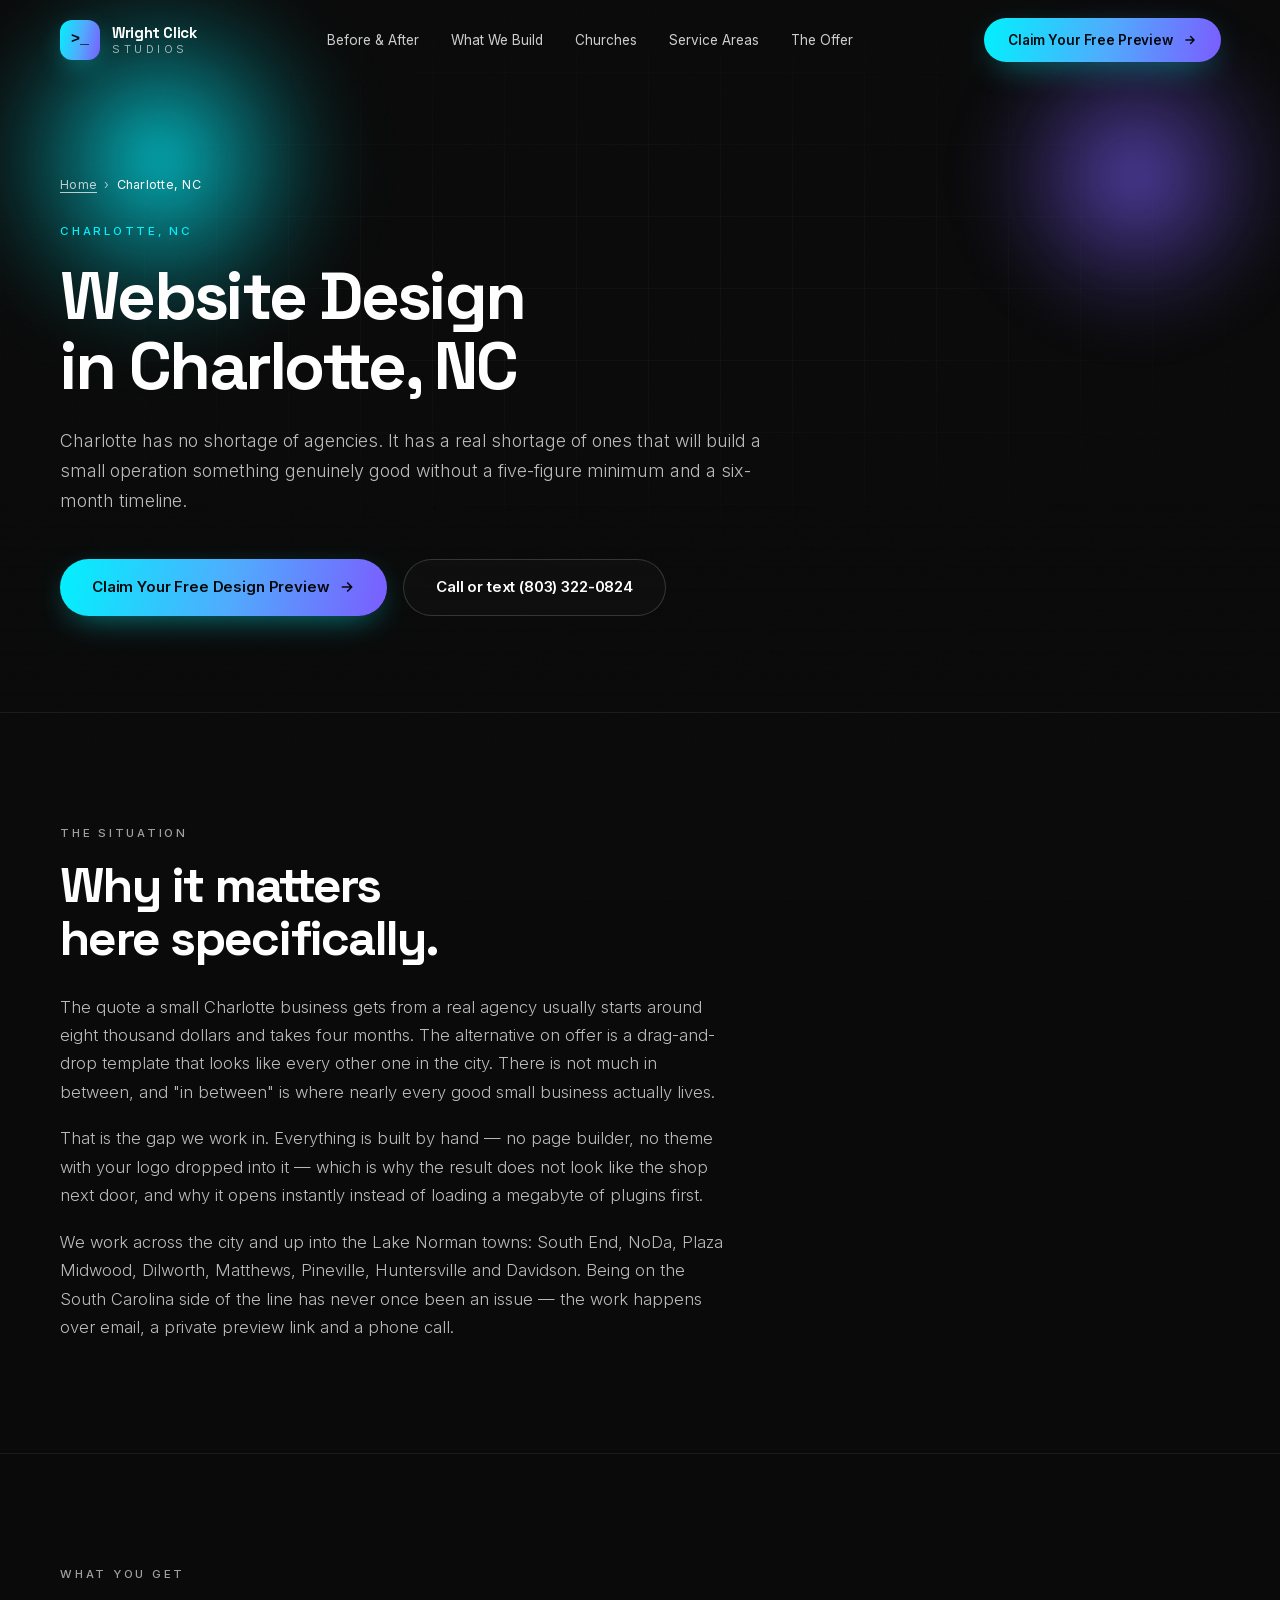
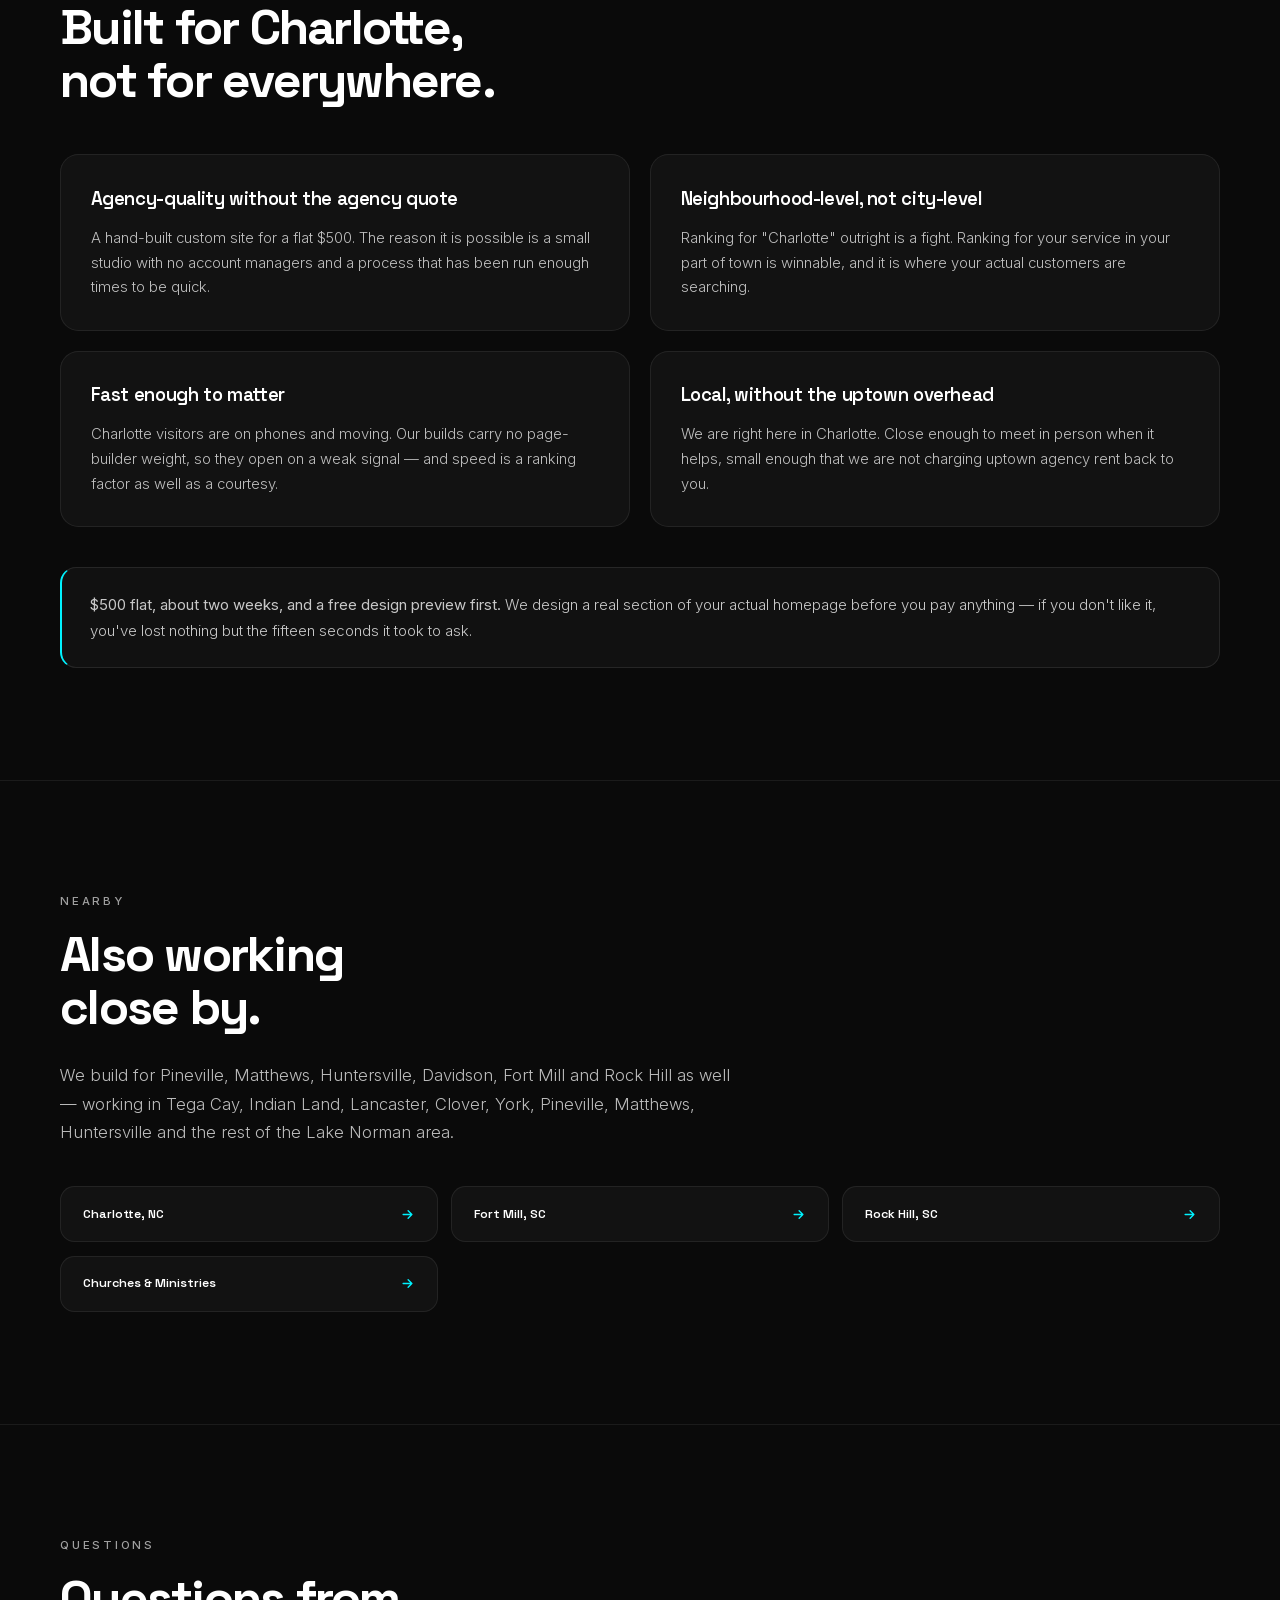
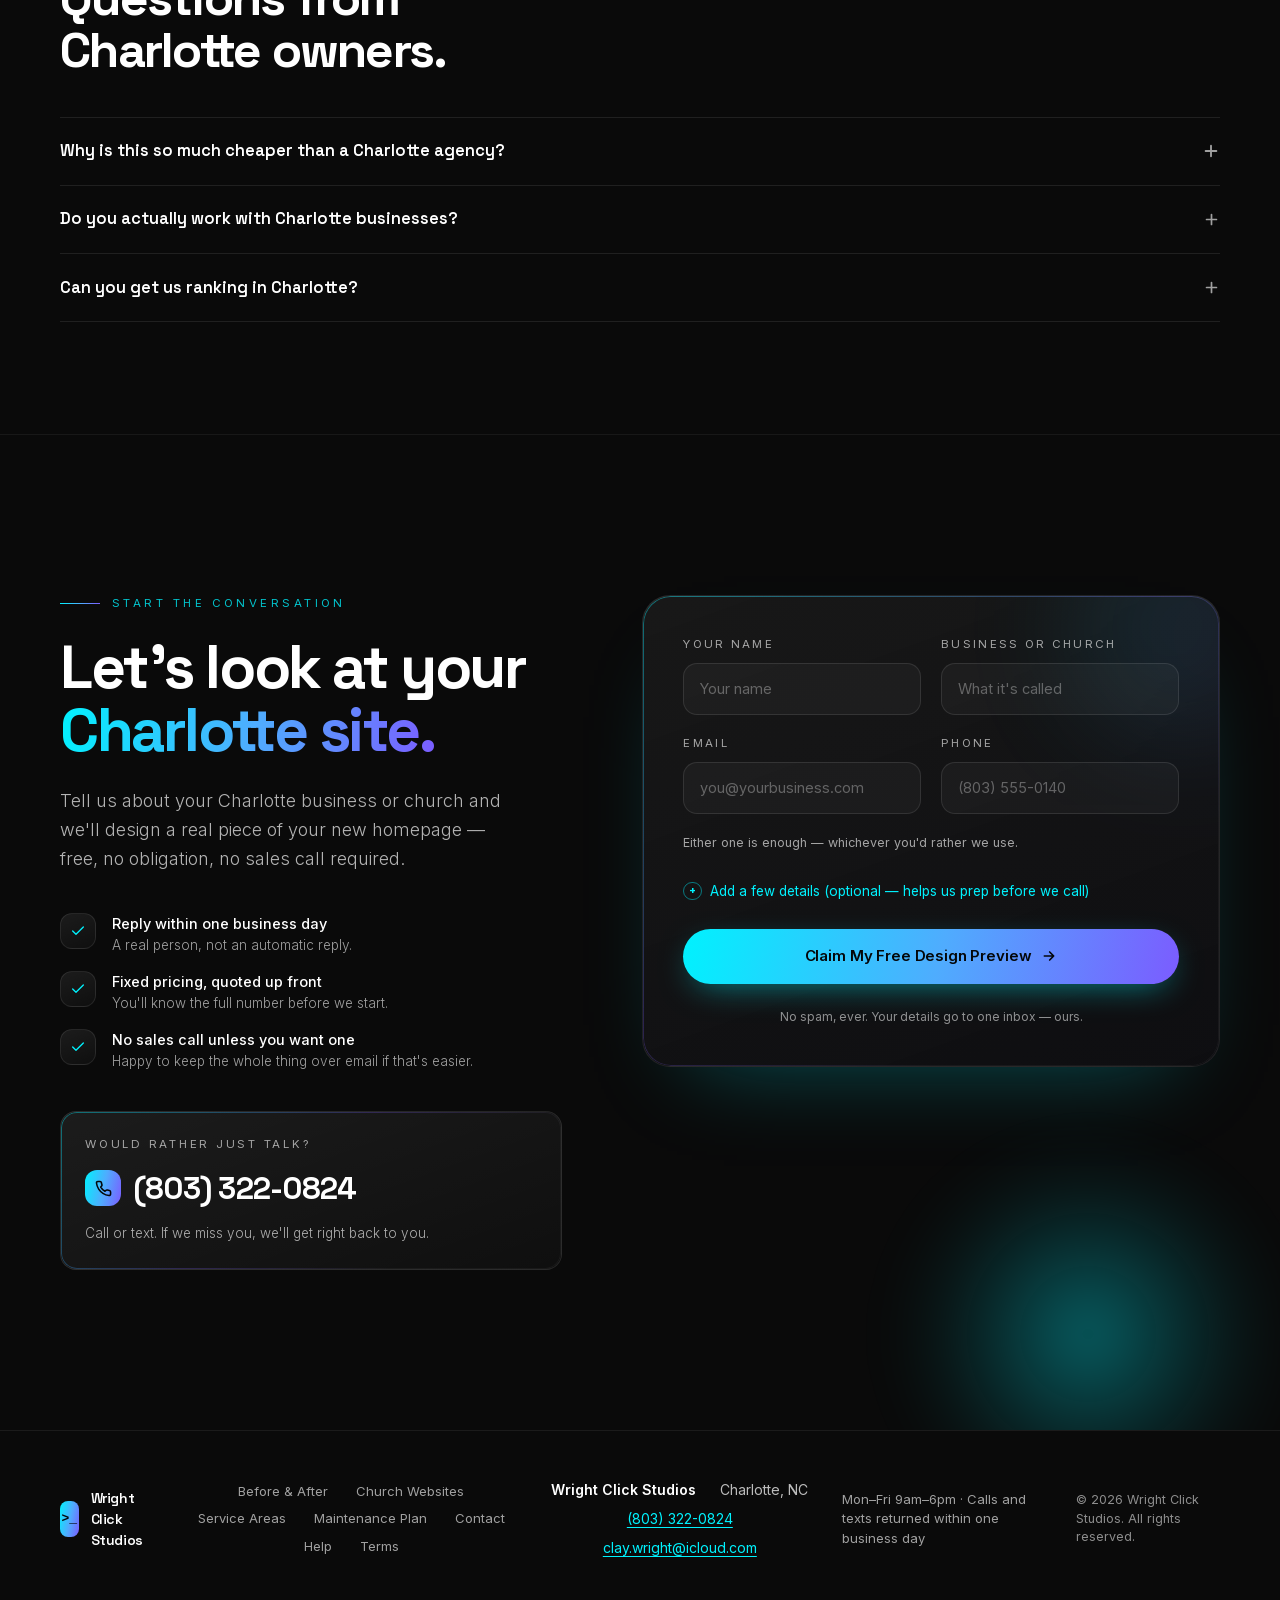
<file: web-design-charlotte-nc.html>
<!DOCTYPE html>
<html lang="en" class="scroll-smooth">
<head>
<meta charset="UTF-8" />
<meta name="viewport" content="width=device-width, initial-scale=1.0" />

<title>Website Design in Charlotte, NC | Wright Click Studios</title>
<meta name="description" content="Affordable Charlotte website design for small businesses and churches — $500 flat, hand-built, about two weeks. Free design preview before you pay a cent." />
<link rel="canonical" href="https://wrightclickstudio.com/web-design-charlotte-nc.html" />
<meta name="theme-color" content="#0A0A0A" />
<meta name="robots" content="index,follow,max-image-preview:large" />
<meta name="geo.region" content="US-NC" />
<meta name="geo.placename" content="Charlotte, North Carolina" />

<meta property="og:title" content="Website Design in Charlotte, NC | Wright Click Studios" />
<meta property="og:description" content="Affordable Charlotte website design for small businesses and churches — $500 flat, hand-built, about two weeks. Free design preview before you pay a cent." />
<meta property="og:type" content="website" />
<meta property="og:url" content="https://wrightclickstudio.com/web-design-charlotte-nc.html" />
<meta property="og:image" content="https://wrightclickstudio.com/images/og-cover.jpg" />
<meta property="og:image:width" content="1200" />
<meta property="og:image:height" content="630" />
<meta property="og:site_name" content="Wright Click Studios" />
<meta name="twitter:card" content="summary_large_image" />
<meta name="twitter:title" content="Website Design in Charlotte, NC" />
<meta name="twitter:description" content="Affordable Charlotte website design for small businesses and churches — $500 flat, hand-built, about two weeks. Free design preview before you pay a cent." />
<meta name="twitter:image" content="https://wrightclickstudio.com/images/og-cover.jpg" />

<link rel="icon" href="/images/favicon.svg" type="image/svg+xml" />
<link rel="apple-touch-icon" href="/images/apple-touch-icon.png" />
<link rel="manifest" href="/site.webmanifest" />

<link rel="preload" href="/fonts/spacegrotesk-latin-var.woff2" as="font" type="font/woff2" crossorigin />
<link rel="preload" href="/fonts/inter-latin-var.woff2" as="font" type="font/woff2" crossorigin />
<link rel="stylesheet" href="/css/base.css" />
<link rel="stylesheet" href="/css/site.css" />

<script>
  window.dataLayer = window.dataLayer || [];
  function gtag(){dataLayer.push(arguments);}
  var GA4_ID = 'G-XXXXXXXXXX';
  if (GA4_ID.indexOf('XXXX') === -1) {
    var s = document.createElement('script');
    s.async = true; s.src = 'https://www.googletagmanager.com/gtag/js?id=' + GA4_ID;
    document.head.appendChild(s);
    gtag('js', new Date());
    gtag('config', GA4_ID);
  }
</script>

<script type="application/ld+json">
{
  "@context": "https://schema.org",
  "@graph": [
    {
      "@type": "Service",
      "name": "Website design in Charlotte, NC",
      "serviceType": "Web design",
      "provider": {
        "@id": "https://wrightclickstudio.com/#business"
      },
      "areaServed": {
        "@type": "City",
        "name": "Charlotte",
        "containedInPlace": {
          "@type": "State",
          "name": "North Carolina"
        }
      },
      "description": "Affordable Charlotte website design for small businesses and churches \u2014 $500 flat, hand-built, about two weeks. Free design preview before you pay a cent.",
      "offers": {
        "@type": "Offer",
        "price": "500",
        "priceCurrency": "USD"
      },
      "url": "https://wrightclickstudio.com/web-design-charlotte-nc.html"
    },
    {
      "@type": "FAQPage",
      "mainEntity": [
        {
          "@type": "Question",
          "name": "Why is this so much cheaper than a Charlotte agency?",
          "acceptedAnswer": {
            "@type": "Answer",
            "text": "Small studio, no account managers, no uptown office, and a build process that has been repeated enough times to be efficient. We are not padding hours or inventing a workflow on your budget. The trade is that we take a small number of projects at a time \u2014 you get the work, not a project manager relaying it."
          }
        },
        {
          "@type": "Question",
          "name": "Do you actually work with Charlotte businesses?",
          "acceptedAnswer": {
            "@type": "Answer",
            "text": "Constantly \u2014 Charlotte is home. The work runs over email, a private preview link and calls when you want them. We can meet in person if that is what you would rather do."
          }
        },
        {
          "@type": "Question",
          "name": "Can you get us ranking in Charlotte?",
          "acceptedAnswer": {
            "@type": "Answer",
            "text": "For a competitive city-wide term against agencies with monthly budgets, honestly, not from a single site build. What is very winnable is your service in your part of the city \u2014 the neighbourhood plus the thing you do \u2014 and that is where the customers who will actually call you are searching. We build for that, and we will tell you plainly which terms are realistic."
          }
        }
      ]
    },
    {
      "@type": "BreadcrumbList",
      "itemListElement": [
        {
          "@type": "ListItem",
          "position": 1,
          "name": "Home",
          "item": "https://wrightclickstudio.com/"
        },
        {
          "@type": "ListItem",
          "position": 2,
          "name": "Charlotte, NC",
          "item": "https://wrightclickstudio.com/web-design-charlotte-nc.html"
        }
      ]
    }
  ]
}
</script>
</head>

<body class="font-body bg-ink text-white antialiased grain">

<a class="skip-link" href="#main">Skip to main content</a>

<div id="progress"></div>
<div id="orb"></div>

<header id="nav" class="fixed top-0 inset-x-0 z-50 transition-all duration-500">
  <div class="max-w-screen mx-auto px-6 lg:px-10">
    <div class="flex items-center justify-between h-20">

      <a href="/" class="group flex items-center gap-3">
        <div class="relative w-10 h-10 rounded-xl grad-bg grid place-items-center shadow-[0_8px_28px_-10px_rgba(0,242,254,.8)] transition-transform duration-500 group-hover:scale-110 group-hover:rotate-6">
          <span class="font-mono text-[15px] font-bold text-[#04070A]">&gt;_</span>
        </div>
        <div class="leading-none">
          <div class="font-display font-bold tracking-tight text-[15px]">Wright Click</div>
          <div class="text-[10px] uppercase tracking-[.32em] text-white/40 mt-1">Studios</div>
        </div>
      </a>

      <nav class="hidden lg:flex items-center gap-8 text-[13.5px] text-white/65" aria-label="Primary">
        <a href="/#work"     class="navlink hover:text-white transition-colors duration-300">Before &amp; After</a>
        <a href="/#services" class="navlink hover:text-white transition-colors duration-300">What We Build</a>
        <a href="/church-website-design.html" class="navlink hover:text-white transition-colors duration-300">Churches</a>
        <a href="/#areas"    class="navlink hover:text-white transition-colors duration-300">Service Areas</a>
        <a href="/#value"    class="navlink hover:text-white transition-colors duration-300">The Offer</a>
      </nav>

      <div class="hidden lg:block">
        <a href="#contact" class="btn btn-primary sheen px-6 py-3 text-[13.5px]">
          Claim Your Free Preview
          <svg width="14" height="14" viewBox="0 0 24 24" fill="none" stroke="currentColor" stroke-width="2.5" stroke-linecap="round" stroke-linejoin="round"><path d="M5 12h14M13 6l6 6-6 6"/></svg>
        </a>
      </div>

      <button id="menuBtn" aria-label="Open menu" aria-expanded="false"
        class="lg:hidden w-11 h-11 rounded-xl glass grid place-items-center transition-transform duration-300 hover:scale-105">
        <svg id="menuIcon" width="20" height="20" viewBox="0 0 24 24" fill="none" stroke="currentColor" stroke-width="2" stroke-linecap="round"><path d="M4 7h16M4 12h16M4 17h16"/></svg>
      </button>
    </div>
  </div>

  <!-- Mobile menu -->
  <div id="mobileMenu" class="lg:hidden hidden px-6 pb-6">
    <div class="glass-deep rounded-3xl p-6 flex flex-col gap-1">
      <a href="/#work"     class="mob-link py-3 px-3 rounded-xl text-white/80 hover:text-white hover:bg-white/5 transition-all duration-300">Before &amp; After</a>
      <a href="/#services" class="mob-link py-3 px-3 rounded-xl text-white/80 hover:text-white hover:bg-white/5 transition-all duration-300">What We Build</a>
      <a href="/church-website-design.html" class="mob-link py-3 px-3 rounded-xl text-white/80 hover:text-white hover:bg-white/5 transition-all duration-300">Churches &amp; Ministries</a>
      <a href="/#areas"    class="mob-link py-3 px-3 rounded-xl text-white/80 hover:text-white hover:bg-white/5 transition-all duration-300">Service Areas</a>
      <a href="/#value"    class="mob-link py-3 px-3 rounded-xl text-white/80 hover:text-white hover:bg-white/5 transition-all duration-300">The Offer</a>
      <a href="/#process"  class="mob-link py-3 px-3 rounded-xl text-white/80 hover:text-white hover:bg-white/5 transition-all duration-300">Process</a>
      <a href="tel:+18033220824" data-loc="mobile-menu" class="mob-link py-3 px-3 rounded-xl text-white/80 hover:text-white hover:bg-white/5 transition-all duration-300">Call or text (803) 322-0824</a>
      <a href="/#contact"  class="mob-link btn btn-primary sheen mt-4 py-3.5">Claim Your Free Preview</a>
    </div>
  </div>
</header>

<main id="main">

<section class="phero">
  <div class="absolute inset-0 overflow-hidden pointer-events-none">
    <div class="plx absolute inset-0" data-depth="12"><div class="absolute inset-0 grid-lines opacity-70"></div></div>
    <div class="plx absolute inset-0" data-depth="30"><div class="aurora a-cyan drift-slow w-[40rem] h-[40rem] -top-40 -left-40"></div></div>
    <div class="plx absolute inset-0" data-depth="-38"><div class="aurora a-violet drift-slower w-[34rem] h-[34rem] -top-24 -right-32" style="opacity:.8"></div></div>
    <div class="absolute inset-x-0 bottom-0 h-52 bg-gradient-to-t from-ink to-transparent"></div>
  </div>

  <div class="relative max-w-screen mx-auto px-6 lg:px-10">
    <nav class="crumbs reveal" aria-label="Breadcrumb">
      <a href="/">Home</a>
      <span aria-hidden="true">&rsaquo;</span>
      <span aria-current="page">Charlotte, NC</span>
    </nav>

    <p class="eyebrow reveal" style="--d:60ms; margin-top:1.75rem"><em>Charlotte, NC</em></p>
    <h1 class="reveal" style="--d:120ms">Website Design<br>in Charlotte, NC</h1>
    <p class="lede reveal" style="--d:200ms">Charlotte has no shortage of agencies. It has a real shortage of ones that will build a small operation something genuinely good without a five-figure minimum and a six-month timeline.</p>

    <div class="reveal mt-11 flex flex-col sm:flex-row gap-4" style="--d:280ms" data-callbar-after>
      <a href="#contact" class="btn btn-primary sheen magnetic px-8 py-4 text-[15px]">
        Claim Your Free Design Preview
        <svg width="16" height="16" viewBox="0 0 24 24" fill="none" stroke="currentColor" stroke-width="2.5" stroke-linecap="round" stroke-linejoin="round"><path d="M5 12h14M13 6l6 6-6 6"/></svg>
      </a>
      <a href="tel:+18033220824" data-loc="page-hero" class="btn btn-ghost magnetic px-8 py-4 text-[15px]">
        Call or text (803) 322-0824
      </a>
    </div>
  </div>
</section>


<section class="sec sec--line">
  <div class="max-w-screen mx-auto px-6 lg:px-10">
    <div class="reveal max-w-3xl">
      <p class="eyebrow">The Situation</p>
      <h2>Why it matters<br>here specifically.</h2>
      <div class="prose mt-7">
        <p>The quote a small Charlotte business gets from a real agency usually starts around eight thousand dollars and takes four months. The alternative on offer is a drag-and-drop template that looks like every other one in the city. There is not much in between, and "in between" is where nearly every good small business actually lives.</p>
        <p>That is the gap we work in. Everything is built by hand — no page builder, no theme with your logo dropped into it — which is why the result does not look like the shop next door, and why it opens instantly instead of loading a megabyte of plugins first.</p>
        <p>We work across the city and up into the Lake Norman towns: South End, NoDa, Plaza Midwood, Dilworth, Matthews, Pineville, Huntersville and Davidson. Being on the South Carolina side of the line has never once been an issue — the work happens over email, a private preview link and a phone call.</p>
      </div>
    </div>
  </div>
</section>

<section class="sec sec--line">
  <div class="max-w-screen mx-auto px-6 lg:px-10">
    <div class="reveal max-w-2xl">
      <p class="eyebrow">What You Get</p>
      <h2>Built for Charlotte,<br>not for everywhere.</h2>
    </div>
    <div class="cards cards--2 reveal">
      <article class="pcard">
        <h3>Agency-quality without the agency quote</h3>
        <p>A hand-built custom site for a flat $500. The reason it is possible is a small studio with no account managers and a process that has been run enough times to be quick.</p>
      </article>
      <article class="pcard">
        <h3>Neighbourhood-level, not city-level</h3>
        <p>Ranking for "Charlotte" outright is a fight. Ranking for your service in your part of town is winnable, and it is where your actual customers are searching.</p>
      </article>
      <article class="pcard">
        <h3>Fast enough to matter</h3>
        <p>Charlotte visitors are on phones and moving. Our builds carry no page-builder weight, so they open on a weak signal — and speed is a ranking factor as well as a courtesy.</p>
      </article>
      <article class="pcard">
        <h3>Local, without the uptown overhead</h3>
        <p>We are right here in Charlotte. Close enough to meet in person when it helps, small enough that we are not charging uptown agency rent back to you.</p>
      </article>
    </div>

    <div class="note reveal">
      <p>
        <strong>$500 flat, about two weeks, and a free design preview first.</strong>
        We design a real section of your actual homepage before you pay anything — if you
        don't like it, you've lost nothing but the fifteen seconds it took to ask.
      </p>
    </div>
  </div>
</section>

<section class="sec sec--line">
  <div class="max-w-screen mx-auto px-6 lg:px-10">
    <div class="reveal max-w-2xl">
      <p class="eyebrow">Nearby</p>
      <h2>Also working<br>close by.</h2>
      <div class="prose mt-7">
        <p>We build for Pineville, Matthews, Huntersville, Davidson, Fort Mill and Rock Hill as well — working in Tega Cay, Indian Land, Lancaster, Clover, York, Pineville, Matthews, Huntersville and the rest of the Lake Norman area.</p>
      </div>
    </div>
    <div class="areas reveal">
      <a class="area" href="/web-design-charlotte-nc.html"><span><b>Charlotte, NC</b></span><svg viewBox="0 0 24 24" fill="none" stroke-width="2.2" stroke-linecap="round" stroke-linejoin="round" aria-hidden="true"><path d="M5 12h14M13 6l6 6-6 6"/></svg></a>
      <a class="area" href="/web-design-fort-mill-sc.html"><span><b>Fort Mill, SC</b></span><svg viewBox="0 0 24 24" fill="none" stroke-width="2.2" stroke-linecap="round" stroke-linejoin="round" aria-hidden="true"><path d="M5 12h14M13 6l6 6-6 6"/></svg></a>
      <a class="area" href="/web-design-rock-hill-sc.html"><span><b>Rock Hill, SC</b></span><svg viewBox="0 0 24 24" fill="none" stroke-width="2.2" stroke-linecap="round" stroke-linejoin="round" aria-hidden="true"><path d="M5 12h14M13 6l6 6-6 6"/></svg></a>
      <a class="area" href="/church-website-design.html"><span><b>Churches &amp; Ministries</b></span><svg viewBox="0 0 24 24" fill="none" stroke-width="2.2" stroke-linecap="round" stroke-linejoin="round" aria-hidden="true"><path d="M5 12h14M13 6l6 6-6 6"/></svg></a>
    </div>
  </div>
</section>


<section class="sec sec--line">
  <div class="max-w-screen mx-auto px-6 lg:px-10">
    <div class="reveal max-w-2xl">
      <p class="eyebrow">Questions</p>
      <h2>Questions from<br>Charlotte owners.</h2>
    </div>
    <div class="faq">
      <details class="qa reveal">
        <summary>Why is this so much cheaper than a Charlotte agency?</summary>
        <div class="ans"><p>Small studio, no account managers, no uptown office, and a build process that has been repeated enough times to be efficient. We are not padding hours or inventing a workflow on your budget. The trade is that we take a small number of projects at a time — you get the work, not a project manager relaying it.</p></div>
      </details>
      <details class="qa reveal">
        <summary>Do you actually work with Charlotte businesses?</summary>
        <div class="ans"><p>Constantly — Charlotte is home. The work runs over email, a private preview link and calls when you want them. We can meet in person if that is what you would rather do.</p></div>
      </details>
      <details class="qa reveal">
        <summary>Can you get us ranking in Charlotte?</summary>
        <div class="ans"><p>For a competitive city-wide term against agencies with monthly budgets, honestly, not from a single site build. What is very winnable is your service in your part of the city — the neighbourhood plus the thing you do — and that is where the customers who will actually call you are searching. We build for that, and we will tell you plainly which terms are realistic.</p></div>
      </details>
    </div>
  </div>
</section>

<section id="contact" class="relative py-28 lg:py-40 overflow-hidden border-t border-white/[.06]">
  <div class="aurora a-cyan drift-slower w-[40rem] h-[40rem] -bottom-56 -right-32" style="opacity:.5"></div>

  <div class="relative max-w-screen mx-auto px-6 lg:px-10">
    <div class="grid lg:grid-cols-[1fr_1.15fr] gap-12 lg:gap-20 items-start">

      <!-- Left copy -->
      <div>
        <div class="reveal flex items-center gap-3 mb-6">
          <span class="eyebrow-line h-px grad-bg"></span>
          <span class="text-[11px] uppercase tracking-[.3em] text-cyan/80">Start The Conversation</span>
        </div>
        <h2 class="reveal font-display font-bold tracking-[-.04em] leading-[1.03] text-[clamp(2.1rem,5vw,3.8rem)]" style="--d:80ms">Let's look at your <span class="grad-text">Charlotte site.</span></h2>
        <p class="reveal mt-6 text-white/50 text-lg font-light leading-relaxed max-w-md" style="--d:150ms">Tell us about your Charlotte business or church and we'll design a real piece of your new homepage — free, no obligation, no sales call required.</p>

        <div class="reveal mt-10 space-y-4" style="--d:220ms">
          <div class="flex items-start gap-4">
            <span class="w-9 h-9 rounded-xl glass grid place-items-center text-cyan shrink-0">
              <svg width="16" height="16" viewBox="0 0 24 24" fill="none" stroke="currentColor" stroke-width="2" stroke-linecap="round" stroke-linejoin="round"><path d="M20 6L9 17l-5-5"/></svg>
            </span>
            <div>
              <div class="font-medium text-[14.5px]">Reply within one business day</div>
              <div class="text-white/40 text-[13.5px] font-light">A real person, not an automatic reply.</div>
            </div>
          </div>
          <div class="flex items-start gap-4">
            <span class="w-9 h-9 rounded-xl glass grid place-items-center text-cyan shrink-0">
              <svg width="16" height="16" viewBox="0 0 24 24" fill="none" stroke="currentColor" stroke-width="2" stroke-linecap="round" stroke-linejoin="round"><path d="M20 6L9 17l-5-5"/></svg>
            </span>
            <div>
              <div class="font-medium text-[14.5px]">Fixed pricing, quoted up front</div>
              <div class="text-white/40 text-[13.5px] font-light">You'll know the full number before we start.</div>
            </div>
          </div>
          <div class="flex items-start gap-4">
            <span class="w-9 h-9 rounded-xl glass grid place-items-center text-cyan shrink-0">
              <svg width="16" height="16" viewBox="0 0 24 24" fill="none" stroke="currentColor" stroke-width="2" stroke-linecap="round" stroke-linejoin="round"><path d="M20 6L9 17l-5-5"/></svg>
            </span>
            <div>
              <div class="font-medium text-[14.5px]">No sales call unless you want one</div>
              <div class="text-white/40 text-[13.5px] font-light">Happy to keep the whole thing over email if that's easier.</div>
            </div>
          </div>
        </div>

        <!-- Call option, for people who would rather not fill in a form -->
        <div class="reveal mt-10 glass rounded-2xl p-6 grad-border" style="--d:280ms">
          <div class="text-[11px] uppercase tracking-[.24em] text-white/40 mb-3">Would rather just talk?</div>
          <a href="tel:+18033220824"
             class="group inline-flex items-center gap-3 font-display font-bold tracking-tight text-[clamp(1.5rem,2.6vw,1.9rem)] transition-colors duration-300 hover:text-cyan">
            <span class="w-9 h-9 rounded-xl grad-bg grid place-items-center text-[#04070A] shrink-0 transition-transform duration-500 group-hover:scale-110">
              <svg width="17" height="17" viewBox="0 0 24 24" fill="none" stroke="currentColor" stroke-width="2.2" stroke-linecap="round" stroke-linejoin="round"><path d="M22 16.9v3a2 2 0 01-2.2 2 19.8 19.8 0 01-8.6-3.1 19.5 19.5 0 01-6-6A19.8 19.8 0 012.1 4.2 2 2 0 014.1 2h3a2 2 0 012 1.7c.1 1 .3 1.9.7 2.8a2 2 0 01-.5 2.1L8.1 9.9a16 16 0 006 6l1.3-1.2a2 2 0 012.1-.5c.9.4 1.8.6 2.8.7a2 2 0 011.7 2z"/></svg>
            </span>
            (803) 322-0824
          </a>
          <p class="mt-3 text-white/45 text-[13.5px] font-light leading-relaxed">
            Call or text. If we miss you, we'll get right back to you.
          </p>
        </div>
      </div>

      <!-- Form -->
      <div class="reveal" style="--d:120ms">
        <div class="glass-deep rounded-[1.75rem] p-7 sm:p-10 grad-border relative overflow-hidden">
          <div class="absolute -top-20 -right-20 w-56 h-56 rounded-full grad-bg opacity-[.12] blur-3xl pointer-events-none"></div>

          <!-- Quick capture. The previous version required five fields including
               a free-text essay, in exchange for something advertised as free.
               Now three easy fields send a lead, contact can be EITHER email or
               phone, and everything else lives behind a disclosure for the
               people who want to say more. data-source tags the lead so it is
               possible to tell which page is actually working. -->
          <form id="inquiryForm" novalidate class="relative space-y-5" data-source="Charlotte page">
            <div class="grid sm:grid-cols-2 gap-5">
              <div>
                <label for="name" class="block text-[11px] uppercase tracking-[.2em] text-white/40 mb-2.5">Your Name</label>
                <input id="name" name="name" type="text" autocomplete="name" placeholder="Your name"
                       class="field w-full px-4 py-3.5 text-[14.5px] text-white" />
                <p class="field-err" data-err-for="name"></p>
              </div>
              <div>
                <label for="business" class="block text-[11px] uppercase tracking-[.2em] text-white/40 mb-2.5">Business Or Church</label>
                <input id="business" name="business" type="text" autocomplete="organization" placeholder="What it's called"
                       class="field w-full px-4 py-3.5 text-[14.5px] text-white" />
                <p class="field-err" data-err-for="business"></p>
              </div>
            </div>

            <div class="grid sm:grid-cols-2 gap-5">
              <div>
                <label for="email" class="block text-[11px] uppercase tracking-[.2em] text-white/40 mb-2.5">Email</label>
                <input id="email" name="email" type="email" autocomplete="email" inputmode="email" placeholder="you@yourbusiness.com"
                       class="field w-full px-4 py-3.5 text-[14.5px] text-white" />
                <p class="field-err" data-err-for="email"></p>
              </div>
              <div>
                <label for="phone" class="block text-[11px] uppercase tracking-[.2em] text-white/40 mb-2.5">Phone</label>
                <input id="phone" name="phone" type="tel" autocomplete="tel" inputmode="tel" placeholder="(803) 555-0140"
                       class="field w-full px-4 py-3.5 text-[14.5px] text-white" />
              </div>
            </div>
            <p class="hint">Either one is enough — whichever you'd rather we use.</p>

            <details class="disclosure">
              <summary>Add a few details (optional — helps us prep before we call)</summary>
              <div class="more">
                <div>
                  <label for="type" class="block text-[11px] uppercase tracking-[.2em] text-white/40 mb-2.5">Type Of Business</label>
                  <select id="type" name="type" class="field w-full px-4 py-3.5 text-[14.5px] text-white appearance-none">
                    <option value="" selected>Select one…</option>
                    <option>Church, ministry or nonprofit</option>
                    <option>Studio / Instruction (music, art, dance)</option>
                    <option>Health, Wellness &amp; Med Spa</option>
                    <option>Trades &amp; Home Services</option>
                    <option>Food, Coffee &amp; Hospitality</option>
                    <option>Professional Services (legal, finance)</option>
                    <option>Retail &amp; Boutique</option>
                    <option>Something else entirely</option>
                  </select>
                </div>

                <div>
                  <label for="message" class="block text-[11px] uppercase tracking-[.2em] text-white/40 mb-2.5">What Should Your Site Do For You?</label>
                  <textarea id="message" name="message" rows="4" placeholder="I want the phone to ring more, and a site that looks as good as the work we do…"
                            class="field w-full px-4 py-3.5 text-[14.5px] text-white resize-none"></textarea>
                </div>

                <div>
                  <label for="current" class="block text-[11px] uppercase tracking-[.2em] text-white/40 mb-2.5">Current Website</label>
                  <input id="current" name="current" type="text" placeholder="yourbusiness.com — or 'none yet'"
                         class="field w-full px-4 py-3.5 text-[14.5px] text-white" />
                </div>
              </div>
            </details>

            <!-- Honeypot. Hidden from people, and bots that tick it get rejected by Web3Forms. -->
            <input type="checkbox" name="botcheck" id="botcheck" tabindex="-1" autocomplete="off"
                   style="display:none !important" aria-hidden="true" />

            <div id="formError" class="hidden rounded-xl px-4 py-3.5 text-[13.5px] leading-relaxed"
                 style="border:1px solid rgba(255,107,107,.4); background:rgba(255,107,107,.1); color:#FFB4B4;"
                 role="alert">
              We couldn't send that just now. Please try again in a moment — or call or text us at
              <a href="tel:+18033220824" data-loc="form-error" class="font-semibold underline underline-offset-2" style="color:#FFD9D9;">(803) 322-0824</a>
              and we'll take it from there.
            </div>

            <button type="submit" id="submitBtn" class="btn btn-primary sheen w-full py-4 text-[15px] mt-2">
              <span id="btnLabel">Claim My Free Design Preview</span>
              <svg id="btnIcon" width="16" height="16" viewBox="0 0 24 24" fill="none" stroke="currentColor" stroke-width="2.5" stroke-linecap="round" stroke-linejoin="round"><path d="M5 12h14M13 6l6 6-6 6"/></svg>
            </button>

            <p class="text-center text-[12px] text-white/30 pt-1">
              No spam, ever. Your details go to one inbox — ours.
            </p>
          </form>

          <!-- success state -->
          <div id="successState" class="hidden relative text-center py-10">
            <div class="w-16 h-16 rounded-2xl grad-bg grid place-items-center mx-auto mb-6 shadow-[0_18px_50px_-16px_rgba(0,242,254,.8)]">
              <svg width="28" height="28" viewBox="0 0 24 24" fill="none" stroke="#04070A" stroke-width="3" stroke-linecap="round" stroke-linejoin="round"><path d="M20 6L9 17l-5-5"/></svg>
            </div>
            <h3 class="font-display font-bold text-2xl mb-3">Request received.</h3>
            <p class="text-white/50 font-light max-w-sm mx-auto">
              We'll review your business and send your custom design preview within one business day.
              Keep an eye on your inbox.
            </p>
            <button id="resetForm" class="btn btn-ghost mt-8 px-6 py-3 text-[13.5px]">Send another request</button>
          </div>
        </div>
      </div>
    </div>
  </div>
</section>

</main>

<footer class="relative border-t border-white/[.07] py-12">
  <div class="max-w-screen mx-auto px-6 lg:px-10">
    <div class="flex flex-col sm:flex-row items-center justify-between gap-6">

      <a href="/" class="group flex items-center gap-3">
        <div class="w-9 h-9 rounded-lg grad-bg grid place-items-center transition-transform duration-500 group-hover:scale-110">
          <span class="font-mono text-[13px] font-bold text-[#04070A]">&gt;_</span>
        </div>
        <span class="font-display font-semibold text-[14px] tracking-tight">Wright Click Studios</span>
      </a>

      <nav class="flex flex-wrap items-center justify-center gap-x-7 gap-y-2 text-[13px] text-white/40" aria-label="Footer">
        <a href="/#work" class="hover:text-white transition-colors duration-300">Before &amp; After</a>
        <a href="/church-website-design.html" class="hover:text-white transition-colors duration-300">Church Websites</a>
        <a href="/#areas" class="hover:text-white transition-colors duration-300">Service Areas</a>
        <a href="/maintenance-plan.html" class="hover:text-white transition-colors duration-300">Maintenance Plan</a>
        <a href="/#contact" class="hover:text-white transition-colors duration-300">Contact</a>
        <a href="/help.html" class="hover:text-white transition-colors duration-300">Help</a>
        <a href="/terms.html" class="hover:text-white transition-colors duration-300">Terms</a>
      </nav>

      <!-- NAP block. Name, address and phone in crawlable text is the single
           strongest local-pack signal and the old footer had none of it. These
           three lines must stay byte-identical to the Google Business Profile
           listing — if the profile says "Studios" and this says "Studio", the
           two stop reinforcing each other. -->
      <div class="nap justify-center text-center" itemscope itemtype="https://schema.org/LocalBusiness">
        <span><strong itemprop="name">Wright Click Studios</strong></span>
        <span itemprop="address" itemscope itemtype="https://schema.org/PostalAddress">
          <span itemprop="addressLocality">Charlotte</span>,
          <span itemprop="addressRegion">NC</span>
        </span>
        <span><a itemprop="telephone" href="tel:+18033220824" data-loc="footer">(803) 322-0824</a></span>
        <span><a itemprop="email" href="mailto:clay.wright@icloud.com">clay.wright@icloud.com</a></span>
      </div>
      <p class="nap-hours">Mon–Fri 9am–6pm · Calls and texts returned within one business day</p>

      <p class="text-[12.5px] text-white/30">© <span id="yr">2026</span> Wright Click Studios. All rights reserved.</p>
    </div>
  </div>
</footer>

<div class="callbar" id="callbar">
  <a class="cb-call" href="tel:+18033220824" data-loc="callbar">
    <svg viewBox="0 0 24 24" fill="none" stroke="currentColor" stroke-width="2.1" stroke-linecap="round" stroke-linejoin="round" aria-hidden="true"><path d="M22 16.9v3a2 2 0 0 1-2.2 2 19.8 19.8 0 0 1-8.6-3.1 19.5 19.5 0 0 1-6-6A19.8 19.8 0 0 1 2.1 4.2 2 2 0 0 1 4.1 2h3a2 2 0 0 1 2 1.7c.1 1 .4 1.9.7 2.8a2 2 0 0 1-.5 2.1L8.1 9.9a16 16 0 0 0 6 6l1.3-1.3a2 2 0 0 1 2.1-.4c.9.3 1.8.6 2.8.7a2 2 0 0 1 1.7 2Z"/></svg>
    Call or text
  </a>
  <a class="cb-cta" href="#contact">Free design preview</a>
</div>


<script src="/js/site.js" defer></script>
<script>document.getElementById('yr').textContent = new Date().getFullYear();</script>
</body>
</html>
</file>
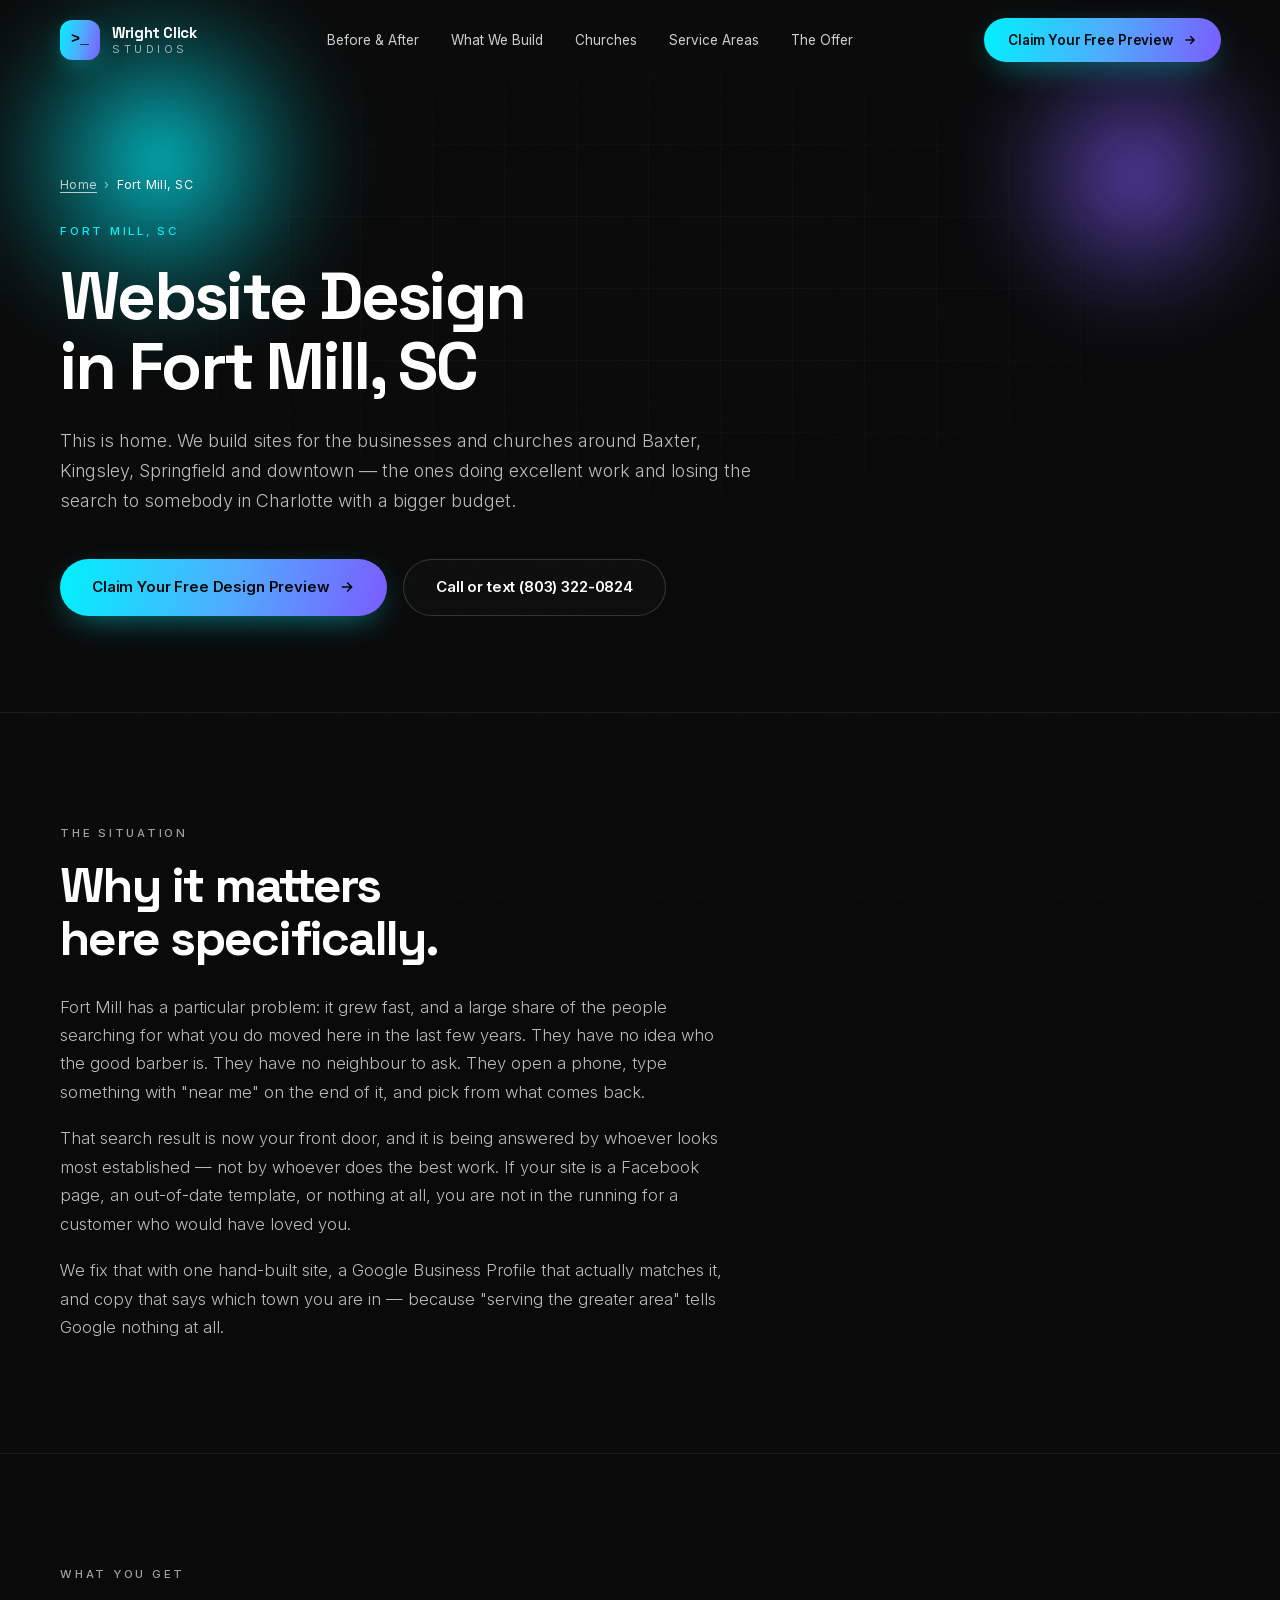
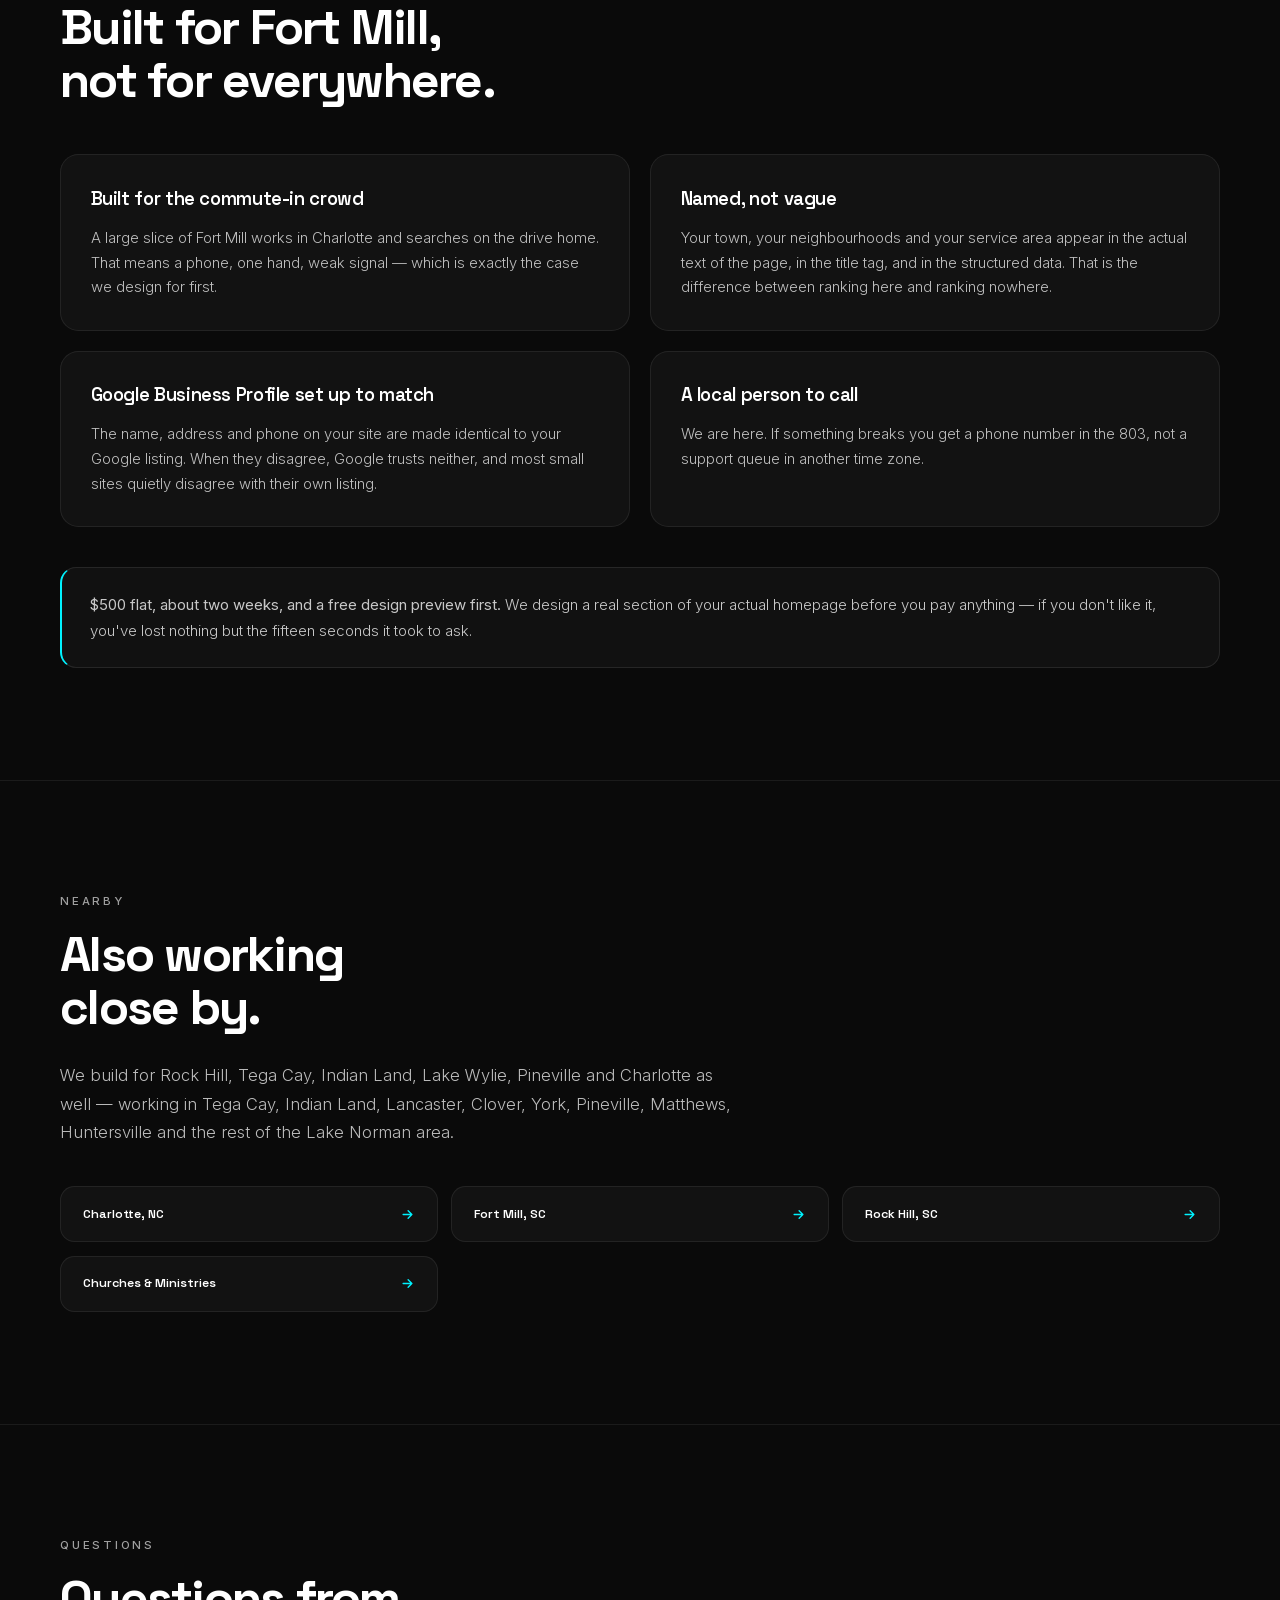
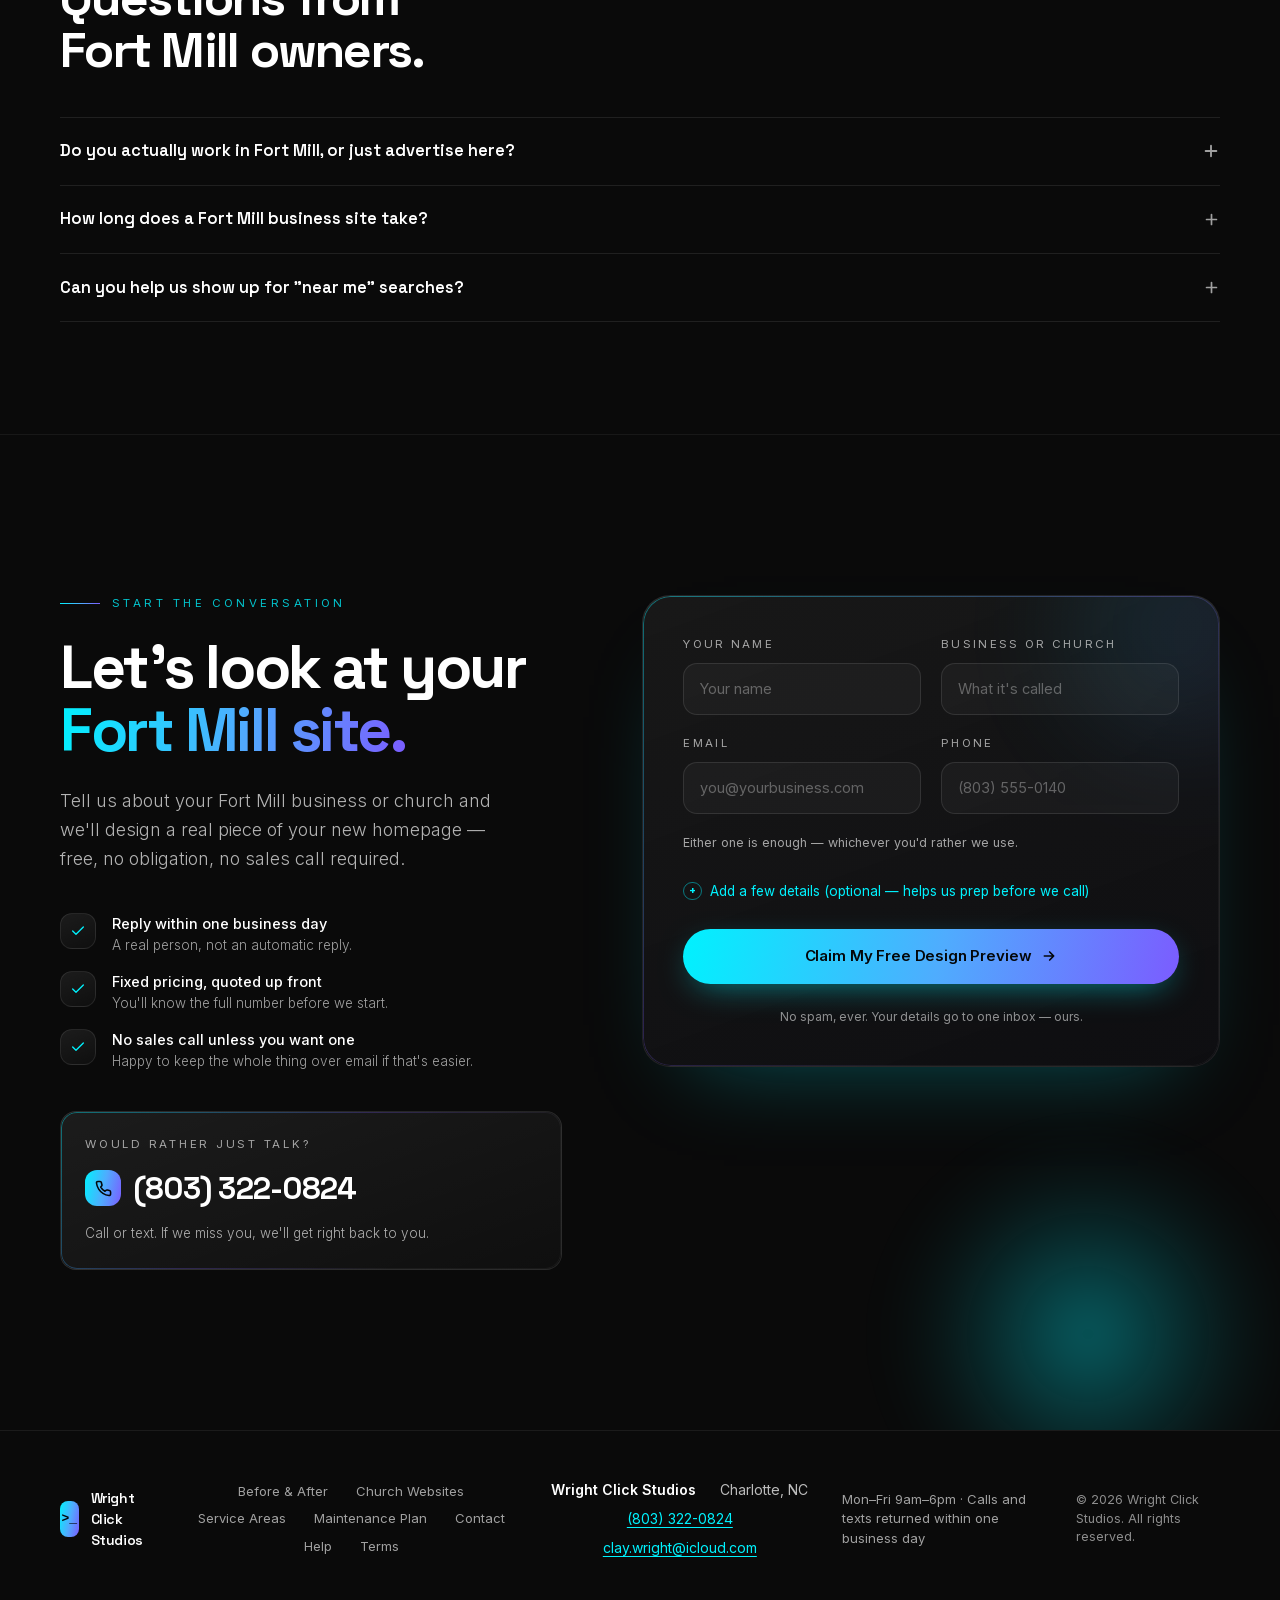
<file: web-design-fort-mill-sc.html>
<!DOCTYPE html>
<html lang="en" class="scroll-smooth">
<head>
<meta charset="UTF-8" />
<meta name="viewport" content="width=device-width, initial-scale=1.0" />

<title>Website Design in Fort Mill, SC | Wright Click Studios</title>
<meta name="description" content="Hand-built websites for Fort Mill businesses and churches. $500 flat, about two weeks, free design preview before you pay. Local designer, call (803) 322-0824." />
<link rel="canonical" href="https://wrightclickstudio.com/web-design-fort-mill-sc.html" />
<meta name="theme-color" content="#0A0A0A" />
<meta name="robots" content="index,follow,max-image-preview:large" />
<meta name="geo.region" content="US-SC" />
<meta name="geo.placename" content="Fort Mill, South Carolina" />

<meta property="og:title" content="Website Design in Fort Mill, SC | Wright Click Studios" />
<meta property="og:description" content="Hand-built websites for Fort Mill businesses and churches. $500 flat, about two weeks, free design preview before you pay. Local designer, call (803) 322-0824." />
<meta property="og:type" content="website" />
<meta property="og:url" content="https://wrightclickstudio.com/web-design-fort-mill-sc.html" />
<meta property="og:image" content="https://wrightclickstudio.com/images/og-cover.jpg" />
<meta property="og:image:width" content="1200" />
<meta property="og:image:height" content="630" />
<meta property="og:site_name" content="Wright Click Studios" />
<meta name="twitter:card" content="summary_large_image" />
<meta name="twitter:title" content="Website Design in Fort Mill, SC" />
<meta name="twitter:description" content="Hand-built websites for Fort Mill businesses and churches. $500 flat, about two weeks, free design preview before you pay. Local designer, call (803) 322-0824." />
<meta name="twitter:image" content="https://wrightclickstudio.com/images/og-cover.jpg" />

<link rel="icon" href="/images/favicon.svg" type="image/svg+xml" />
<link rel="apple-touch-icon" href="/images/apple-touch-icon.png" />
<link rel="manifest" href="/site.webmanifest" />

<link rel="preload" href="/fonts/spacegrotesk-latin-var.woff2" as="font" type="font/woff2" crossorigin />
<link rel="preload" href="/fonts/inter-latin-var.woff2" as="font" type="font/woff2" crossorigin />
<link rel="stylesheet" href="/css/base.css" />
<link rel="stylesheet" href="/css/site.css" />

<script>
  window.dataLayer = window.dataLayer || [];
  function gtag(){dataLayer.push(arguments);}
  var GA4_ID = 'G-XXXXXXXXXX';
  if (GA4_ID.indexOf('XXXX') === -1) {
    var s = document.createElement('script');
    s.async = true; s.src = 'https://www.googletagmanager.com/gtag/js?id=' + GA4_ID;
    document.head.appendChild(s);
    gtag('js', new Date());
    gtag('config', GA4_ID);
  }
</script>

<script type="application/ld+json">
{
  "@context": "https://schema.org",
  "@graph": [
    {
      "@type": "Service",
      "name": "Website design in Fort Mill, SC",
      "serviceType": "Web design",
      "provider": {
        "@id": "https://wrightclickstudio.com/#business"
      },
      "areaServed": {
        "@type": "City",
        "name": "Fort Mill",
        "containedInPlace": {
          "@type": "State",
          "name": "South Carolina"
        }
      },
      "description": "Hand-built websites for Fort Mill businesses and churches. $500 flat, about two weeks, free design preview before you pay. Local designer, call (803) 322-0824.",
      "offers": {
        "@type": "Offer",
        "price": "500",
        "priceCurrency": "USD"
      },
      "url": "https://wrightclickstudio.com/web-design-fort-mill-sc.html"
    },
    {
      "@type": "FAQPage",
      "mainEntity": [
        {
          "@type": "Question",
          "name": "Do you actually work in Fort Mill, or just advertise here?",
          "acceptedAnswer": {
            "@type": "Answer",
            "text": "We work in Fort Mill regularly \u2014 it is a short drive from us in Charlotte. That means we can meet if you want to meet, and it means the towns on this page are places we know rather than a list we generated. Most of the work still happens over email and a preview link, because that is faster for everybody."
          }
        },
        {
          "@type": "Question",
          "name": "How long does a Fort Mill business site take?",
          "acceptedAnswer": {
            "@type": "Answer",
            "text": "About two weeks from the day we start, and roughly one week for a single-page site. The part that usually takes longest is not the building \u2014 it is waiting on photos and the final wording, so we start on that first."
          }
        },
        {
          "@type": "Question",
          "name": "Can you help us show up for \"near me\" searches?",
          "acceptedAnswer": {
            "@type": "Answer",
            "text": "That is most of the work on a local site. It means the town in your page titles and headings, structured data telling Google exactly where you operate and what you do, a Google Business Profile that matches your site exactly, and a page fast enough that Google does not hold it back. It is not a monthly retainer \u2014 it is set up properly once, as part of the build."
          }
        }
      ]
    },
    {
      "@type": "BreadcrumbList",
      "itemListElement": [
        {
          "@type": "ListItem",
          "position": 1,
          "name": "Home",
          "item": "https://wrightclickstudio.com/"
        },
        {
          "@type": "ListItem",
          "position": 2,
          "name": "Fort Mill, SC",
          "item": "https://wrightclickstudio.com/web-design-fort-mill-sc.html"
        }
      ]
    }
  ]
}
</script>
</head>

<body class="font-body bg-ink text-white antialiased grain">

<a class="skip-link" href="#main">Skip to main content</a>

<div id="progress"></div>
<div id="orb"></div>

<header id="nav" class="fixed top-0 inset-x-0 z-50 transition-all duration-500">
  <div class="max-w-screen mx-auto px-6 lg:px-10">
    <div class="flex items-center justify-between h-20">

      <a href="/" class="group flex items-center gap-3">
        <div class="relative w-10 h-10 rounded-xl grad-bg grid place-items-center shadow-[0_8px_28px_-10px_rgba(0,242,254,.8)] transition-transform duration-500 group-hover:scale-110 group-hover:rotate-6">
          <span class="font-mono text-[15px] font-bold text-[#04070A]">&gt;_</span>
        </div>
        <div class="leading-none">
          <div class="font-display font-bold tracking-tight text-[15px]">Wright Click</div>
          <div class="text-[10px] uppercase tracking-[.32em] text-white/40 mt-1">Studios</div>
        </div>
      </a>

      <nav class="hidden lg:flex items-center gap-8 text-[13.5px] text-white/65" aria-label="Primary">
        <a href="/#work"     class="navlink hover:text-white transition-colors duration-300">Before &amp; After</a>
        <a href="/#services" class="navlink hover:text-white transition-colors duration-300">What We Build</a>
        <a href="/church-website-design.html" class="navlink hover:text-white transition-colors duration-300">Churches</a>
        <a href="/#areas"    class="navlink hover:text-white transition-colors duration-300">Service Areas</a>
        <a href="/#value"    class="navlink hover:text-white transition-colors duration-300">The Offer</a>
      </nav>

      <div class="hidden lg:block">
        <a href="#contact" class="btn btn-primary sheen px-6 py-3 text-[13.5px]">
          Claim Your Free Preview
          <svg width="14" height="14" viewBox="0 0 24 24" fill="none" stroke="currentColor" stroke-width="2.5" stroke-linecap="round" stroke-linejoin="round"><path d="M5 12h14M13 6l6 6-6 6"/></svg>
        </a>
      </div>

      <button id="menuBtn" aria-label="Open menu" aria-expanded="false"
        class="lg:hidden w-11 h-11 rounded-xl glass grid place-items-center transition-transform duration-300 hover:scale-105">
        <svg id="menuIcon" width="20" height="20" viewBox="0 0 24 24" fill="none" stroke="currentColor" stroke-width="2" stroke-linecap="round"><path d="M4 7h16M4 12h16M4 17h16"/></svg>
      </button>
    </div>
  </div>

  <!-- Mobile menu -->
  <div id="mobileMenu" class="lg:hidden hidden px-6 pb-6">
    <div class="glass-deep rounded-3xl p-6 flex flex-col gap-1">
      <a href="/#work"     class="mob-link py-3 px-3 rounded-xl text-white/80 hover:text-white hover:bg-white/5 transition-all duration-300">Before &amp; After</a>
      <a href="/#services" class="mob-link py-3 px-3 rounded-xl text-white/80 hover:text-white hover:bg-white/5 transition-all duration-300">What We Build</a>
      <a href="/church-website-design.html" class="mob-link py-3 px-3 rounded-xl text-white/80 hover:text-white hover:bg-white/5 transition-all duration-300">Churches &amp; Ministries</a>
      <a href="/#areas"    class="mob-link py-3 px-3 rounded-xl text-white/80 hover:text-white hover:bg-white/5 transition-all duration-300">Service Areas</a>
      <a href="/#value"    class="mob-link py-3 px-3 rounded-xl text-white/80 hover:text-white hover:bg-white/5 transition-all duration-300">The Offer</a>
      <a href="/#process"  class="mob-link py-3 px-3 rounded-xl text-white/80 hover:text-white hover:bg-white/5 transition-all duration-300">Process</a>
      <a href="tel:+18033220824" data-loc="mobile-menu" class="mob-link py-3 px-3 rounded-xl text-white/80 hover:text-white hover:bg-white/5 transition-all duration-300">Call or text (803) 322-0824</a>
      <a href="/#contact"  class="mob-link btn btn-primary sheen mt-4 py-3.5">Claim Your Free Preview</a>
    </div>
  </div>
</header>

<main id="main">

<section class="phero">
  <div class="absolute inset-0 overflow-hidden pointer-events-none">
    <div class="plx absolute inset-0" data-depth="12"><div class="absolute inset-0 grid-lines opacity-70"></div></div>
    <div class="plx absolute inset-0" data-depth="30"><div class="aurora a-cyan drift-slow w-[40rem] h-[40rem] -top-40 -left-40"></div></div>
    <div class="plx absolute inset-0" data-depth="-38"><div class="aurora a-violet drift-slower w-[34rem] h-[34rem] -top-24 -right-32" style="opacity:.8"></div></div>
    <div class="absolute inset-x-0 bottom-0 h-52 bg-gradient-to-t from-ink to-transparent"></div>
  </div>

  <div class="relative max-w-screen mx-auto px-6 lg:px-10">
    <nav class="crumbs reveal" aria-label="Breadcrumb">
      <a href="/">Home</a>
      <span aria-hidden="true">&rsaquo;</span>
      <span aria-current="page">Fort Mill, SC</span>
    </nav>

    <p class="eyebrow reveal" style="--d:60ms; margin-top:1.75rem"><em>Fort Mill, SC</em></p>
    <h1 class="reveal" style="--d:120ms">Website Design<br>in Fort Mill, SC</h1>
    <p class="lede reveal" style="--d:200ms">This is home. We build sites for the businesses and churches around Baxter, Kingsley, Springfield and downtown — the ones doing excellent work and losing the search to somebody in Charlotte with a bigger budget.</p>

    <div class="reveal mt-11 flex flex-col sm:flex-row gap-4" style="--d:280ms" data-callbar-after>
      <a href="#contact" class="btn btn-primary sheen magnetic px-8 py-4 text-[15px]">
        Claim Your Free Design Preview
        <svg width="16" height="16" viewBox="0 0 24 24" fill="none" stroke="currentColor" stroke-width="2.5" stroke-linecap="round" stroke-linejoin="round"><path d="M5 12h14M13 6l6 6-6 6"/></svg>
      </a>
      <a href="tel:+18033220824" data-loc="page-hero" class="btn btn-ghost magnetic px-8 py-4 text-[15px]">
        Call or text (803) 322-0824
      </a>
    </div>
  </div>
</section>


<section class="sec sec--line">
  <div class="max-w-screen mx-auto px-6 lg:px-10">
    <div class="reveal max-w-3xl">
      <p class="eyebrow">The Situation</p>
      <h2>Why it matters<br>here specifically.</h2>
      <div class="prose mt-7">
        <p>Fort Mill has a particular problem: it grew fast, and a large share of the people searching for what you do moved here in the last few years. They have no idea who the good barber is. They have no neighbour to ask. They open a phone, type something with "near me" on the end of it, and pick from what comes back.</p>
        <p>That search result is now your front door, and it is being answered by whoever looks most established — not by whoever does the best work. If your site is a Facebook page, an out-of-date template, or nothing at all, you are not in the running for a customer who would have loved you.</p>
        <p>We fix that with one hand-built site, a Google Business Profile that actually matches it, and copy that says which town you are in — because "serving the greater area" tells Google nothing at all.</p>
      </div>
    </div>
  </div>
</section>

<section class="sec sec--line">
  <div class="max-w-screen mx-auto px-6 lg:px-10">
    <div class="reveal max-w-2xl">
      <p class="eyebrow">What You Get</p>
      <h2>Built for Fort Mill,<br>not for everywhere.</h2>
    </div>
    <div class="cards cards--2 reveal">
      <article class="pcard">
        <h3>Built for the commute-in crowd</h3>
        <p>A large slice of Fort Mill works in Charlotte and searches on the drive home. That means a phone, one hand, weak signal — which is exactly the case we design for first.</p>
      </article>
      <article class="pcard">
        <h3>Named, not vague</h3>
        <p>Your town, your neighbourhoods and your service area appear in the actual text of the page, in the title tag, and in the structured data. That is the difference between ranking here and ranking nowhere.</p>
      </article>
      <article class="pcard">
        <h3>Google Business Profile set up to match</h3>
        <p>The name, address and phone on your site are made identical to your Google listing. When they disagree, Google trusts neither, and most small sites quietly disagree with their own listing.</p>
      </article>
      <article class="pcard">
        <h3>A local person to call</h3>
        <p>We are here. If something breaks you get a phone number in the 803, not a support queue in another time zone.</p>
      </article>
    </div>

    <div class="note reveal">
      <p>
        <strong>$500 flat, about two weeks, and a free design preview first.</strong>
        We design a real section of your actual homepage before you pay anything — if you
        don't like it, you've lost nothing but the fifteen seconds it took to ask.
      </p>
    </div>
  </div>
</section>

<section class="sec sec--line">
  <div class="max-w-screen mx-auto px-6 lg:px-10">
    <div class="reveal max-w-2xl">
      <p class="eyebrow">Nearby</p>
      <h2>Also working<br>close by.</h2>
      <div class="prose mt-7">
        <p>We build for Rock Hill, Tega Cay, Indian Land, Lake Wylie, Pineville and Charlotte as well — working in Tega Cay, Indian Land, Lancaster, Clover, York, Pineville, Matthews, Huntersville and the rest of the Lake Norman area.</p>
      </div>
    </div>
    <div class="areas reveal">
      <a class="area" href="/web-design-charlotte-nc.html"><span><b>Charlotte, NC</b></span><svg viewBox="0 0 24 24" fill="none" stroke-width="2.2" stroke-linecap="round" stroke-linejoin="round" aria-hidden="true"><path d="M5 12h14M13 6l6 6-6 6"/></svg></a>
      <a class="area" href="/web-design-fort-mill-sc.html"><span><b>Fort Mill, SC</b></span><svg viewBox="0 0 24 24" fill="none" stroke-width="2.2" stroke-linecap="round" stroke-linejoin="round" aria-hidden="true"><path d="M5 12h14M13 6l6 6-6 6"/></svg></a>
      <a class="area" href="/web-design-rock-hill-sc.html"><span><b>Rock Hill, SC</b></span><svg viewBox="0 0 24 24" fill="none" stroke-width="2.2" stroke-linecap="round" stroke-linejoin="round" aria-hidden="true"><path d="M5 12h14M13 6l6 6-6 6"/></svg></a>
      <a class="area" href="/church-website-design.html"><span><b>Churches &amp; Ministries</b></span><svg viewBox="0 0 24 24" fill="none" stroke-width="2.2" stroke-linecap="round" stroke-linejoin="round" aria-hidden="true"><path d="M5 12h14M13 6l6 6-6 6"/></svg></a>
    </div>
  </div>
</section>


<section class="sec sec--line">
  <div class="max-w-screen mx-auto px-6 lg:px-10">
    <div class="reveal max-w-2xl">
      <p class="eyebrow">Questions</p>
      <h2>Questions from<br>Fort Mill owners.</h2>
    </div>
    <div class="faq">
      <details class="qa reveal">
        <summary>Do you actually work in Fort Mill, or just advertise here?</summary>
        <div class="ans"><p>We work in Fort Mill regularly — it is a short drive from us in Charlotte. That means we can meet if you want to meet, and it means the towns on this page are places we know rather than a list we generated. Most of the work still happens over email and a preview link, because that is faster for everybody.</p></div>
      </details>
      <details class="qa reveal">
        <summary>How long does a Fort Mill business site take?</summary>
        <div class="ans"><p>About two weeks from the day we start, and roughly one week for a single-page site. The part that usually takes longest is not the building — it is waiting on photos and the final wording, so we start on that first.</p></div>
      </details>
      <details class="qa reveal">
        <summary>Can you help us show up for "near me" searches?</summary>
        <div class="ans"><p>That is most of the work on a local site. It means the town in your page titles and headings, structured data telling Google exactly where you operate and what you do, a Google Business Profile that matches your site exactly, and a page fast enough that Google does not hold it back. It is not a monthly retainer — it is set up properly once, as part of the build.</p></div>
      </details>
    </div>
  </div>
</section>

<section id="contact" class="relative py-28 lg:py-40 overflow-hidden border-t border-white/[.06]">
  <div class="aurora a-cyan drift-slower w-[40rem] h-[40rem] -bottom-56 -right-32" style="opacity:.5"></div>

  <div class="relative max-w-screen mx-auto px-6 lg:px-10">
    <div class="grid lg:grid-cols-[1fr_1.15fr] gap-12 lg:gap-20 items-start">

      <!-- Left copy -->
      <div>
        <div class="reveal flex items-center gap-3 mb-6">
          <span class="eyebrow-line h-px grad-bg"></span>
          <span class="text-[11px] uppercase tracking-[.3em] text-cyan/80">Start The Conversation</span>
        </div>
        <h2 class="reveal font-display font-bold tracking-[-.04em] leading-[1.03] text-[clamp(2.1rem,5vw,3.8rem)]" style="--d:80ms">Let's look at your <span class="grad-text">Fort Mill site.</span></h2>
        <p class="reveal mt-6 text-white/50 text-lg font-light leading-relaxed max-w-md" style="--d:150ms">Tell us about your Fort Mill business or church and we'll design a real piece of your new homepage — free, no obligation, no sales call required.</p>

        <div class="reveal mt-10 space-y-4" style="--d:220ms">
          <div class="flex items-start gap-4">
            <span class="w-9 h-9 rounded-xl glass grid place-items-center text-cyan shrink-0">
              <svg width="16" height="16" viewBox="0 0 24 24" fill="none" stroke="currentColor" stroke-width="2" stroke-linecap="round" stroke-linejoin="round"><path d="M20 6L9 17l-5-5"/></svg>
            </span>
            <div>
              <div class="font-medium text-[14.5px]">Reply within one business day</div>
              <div class="text-white/40 text-[13.5px] font-light">A real person, not an automatic reply.</div>
            </div>
          </div>
          <div class="flex items-start gap-4">
            <span class="w-9 h-9 rounded-xl glass grid place-items-center text-cyan shrink-0">
              <svg width="16" height="16" viewBox="0 0 24 24" fill="none" stroke="currentColor" stroke-width="2" stroke-linecap="round" stroke-linejoin="round"><path d="M20 6L9 17l-5-5"/></svg>
            </span>
            <div>
              <div class="font-medium text-[14.5px]">Fixed pricing, quoted up front</div>
              <div class="text-white/40 text-[13.5px] font-light">You'll know the full number before we start.</div>
            </div>
          </div>
          <div class="flex items-start gap-4">
            <span class="w-9 h-9 rounded-xl glass grid place-items-center text-cyan shrink-0">
              <svg width="16" height="16" viewBox="0 0 24 24" fill="none" stroke="currentColor" stroke-width="2" stroke-linecap="round" stroke-linejoin="round"><path d="M20 6L9 17l-5-5"/></svg>
            </span>
            <div>
              <div class="font-medium text-[14.5px]">No sales call unless you want one</div>
              <div class="text-white/40 text-[13.5px] font-light">Happy to keep the whole thing over email if that's easier.</div>
            </div>
          </div>
        </div>

        <!-- Call option, for people who would rather not fill in a form -->
        <div class="reveal mt-10 glass rounded-2xl p-6 grad-border" style="--d:280ms">
          <div class="text-[11px] uppercase tracking-[.24em] text-white/40 mb-3">Would rather just talk?</div>
          <a href="tel:+18033220824"
             class="group inline-flex items-center gap-3 font-display font-bold tracking-tight text-[clamp(1.5rem,2.6vw,1.9rem)] transition-colors duration-300 hover:text-cyan">
            <span class="w-9 h-9 rounded-xl grad-bg grid place-items-center text-[#04070A] shrink-0 transition-transform duration-500 group-hover:scale-110">
              <svg width="17" height="17" viewBox="0 0 24 24" fill="none" stroke="currentColor" stroke-width="2.2" stroke-linecap="round" stroke-linejoin="round"><path d="M22 16.9v3a2 2 0 01-2.2 2 19.8 19.8 0 01-8.6-3.1 19.5 19.5 0 01-6-6A19.8 19.8 0 012.1 4.2 2 2 0 014.1 2h3a2 2 0 012 1.7c.1 1 .3 1.9.7 2.8a2 2 0 01-.5 2.1L8.1 9.9a16 16 0 006 6l1.3-1.2a2 2 0 012.1-.5c.9.4 1.8.6 2.8.7a2 2 0 011.7 2z"/></svg>
            </span>
            (803) 322-0824
          </a>
          <p class="mt-3 text-white/45 text-[13.5px] font-light leading-relaxed">
            Call or text. If we miss you, we'll get right back to you.
          </p>
        </div>
      </div>

      <!-- Form -->
      <div class="reveal" style="--d:120ms">
        <div class="glass-deep rounded-[1.75rem] p-7 sm:p-10 grad-border relative overflow-hidden">
          <div class="absolute -top-20 -right-20 w-56 h-56 rounded-full grad-bg opacity-[.12] blur-3xl pointer-events-none"></div>

          <!-- Quick capture. The previous version required five fields including
               a free-text essay, in exchange for something advertised as free.
               Now three easy fields send a lead, contact can be EITHER email or
               phone, and everything else lives behind a disclosure for the
               people who want to say more. data-source tags the lead so it is
               possible to tell which page is actually working. -->
          <form id="inquiryForm" novalidate class="relative space-y-5" data-source="Fort Mill page">
            <div class="grid sm:grid-cols-2 gap-5">
              <div>
                <label for="name" class="block text-[11px] uppercase tracking-[.2em] text-white/40 mb-2.5">Your Name</label>
                <input id="name" name="name" type="text" autocomplete="name" placeholder="Your name"
                       class="field w-full px-4 py-3.5 text-[14.5px] text-white" />
                <p class="field-err" data-err-for="name"></p>
              </div>
              <div>
                <label for="business" class="block text-[11px] uppercase tracking-[.2em] text-white/40 mb-2.5">Business Or Church</label>
                <input id="business" name="business" type="text" autocomplete="organization" placeholder="What it's called"
                       class="field w-full px-4 py-3.5 text-[14.5px] text-white" />
                <p class="field-err" data-err-for="business"></p>
              </div>
            </div>

            <div class="grid sm:grid-cols-2 gap-5">
              <div>
                <label for="email" class="block text-[11px] uppercase tracking-[.2em] text-white/40 mb-2.5">Email</label>
                <input id="email" name="email" type="email" autocomplete="email" inputmode="email" placeholder="you@yourbusiness.com"
                       class="field w-full px-4 py-3.5 text-[14.5px] text-white" />
                <p class="field-err" data-err-for="email"></p>
              </div>
              <div>
                <label for="phone" class="block text-[11px] uppercase tracking-[.2em] text-white/40 mb-2.5">Phone</label>
                <input id="phone" name="phone" type="tel" autocomplete="tel" inputmode="tel" placeholder="(803) 555-0140"
                       class="field w-full px-4 py-3.5 text-[14.5px] text-white" />
              </div>
            </div>
            <p class="hint">Either one is enough — whichever you'd rather we use.</p>

            <details class="disclosure">
              <summary>Add a few details (optional — helps us prep before we call)</summary>
              <div class="more">
                <div>
                  <label for="type" class="block text-[11px] uppercase tracking-[.2em] text-white/40 mb-2.5">Type Of Business</label>
                  <select id="type" name="type" class="field w-full px-4 py-3.5 text-[14.5px] text-white appearance-none">
                    <option value="" selected>Select one…</option>
                    <option>Church, ministry or nonprofit</option>
                    <option>Studio / Instruction (music, art, dance)</option>
                    <option>Health, Wellness &amp; Med Spa</option>
                    <option>Trades &amp; Home Services</option>
                    <option>Food, Coffee &amp; Hospitality</option>
                    <option>Professional Services (legal, finance)</option>
                    <option>Retail &amp; Boutique</option>
                    <option>Something else entirely</option>
                  </select>
                </div>

                <div>
                  <label for="message" class="block text-[11px] uppercase tracking-[.2em] text-white/40 mb-2.5">What Should Your Site Do For You?</label>
                  <textarea id="message" name="message" rows="4" placeholder="I want the phone to ring more, and a site that looks as good as the work we do…"
                            class="field w-full px-4 py-3.5 text-[14.5px] text-white resize-none"></textarea>
                </div>

                <div>
                  <label for="current" class="block text-[11px] uppercase tracking-[.2em] text-white/40 mb-2.5">Current Website</label>
                  <input id="current" name="current" type="text" placeholder="yourbusiness.com — or 'none yet'"
                         class="field w-full px-4 py-3.5 text-[14.5px] text-white" />
                </div>
              </div>
            </details>

            <!-- Honeypot. Hidden from people, and bots that tick it get rejected by Web3Forms. -->
            <input type="checkbox" name="botcheck" id="botcheck" tabindex="-1" autocomplete="off"
                   style="display:none !important" aria-hidden="true" />

            <div id="formError" class="hidden rounded-xl px-4 py-3.5 text-[13.5px] leading-relaxed"
                 style="border:1px solid rgba(255,107,107,.4); background:rgba(255,107,107,.1); color:#FFB4B4;"
                 role="alert">
              We couldn't send that just now. Please try again in a moment — or call or text us at
              <a href="tel:+18033220824" data-loc="form-error" class="font-semibold underline underline-offset-2" style="color:#FFD9D9;">(803) 322-0824</a>
              and we'll take it from there.
            </div>

            <button type="submit" id="submitBtn" class="btn btn-primary sheen w-full py-4 text-[15px] mt-2">
              <span id="btnLabel">Claim My Free Design Preview</span>
              <svg id="btnIcon" width="16" height="16" viewBox="0 0 24 24" fill="none" stroke="currentColor" stroke-width="2.5" stroke-linecap="round" stroke-linejoin="round"><path d="M5 12h14M13 6l6 6-6 6"/></svg>
            </button>

            <p class="text-center text-[12px] text-white/30 pt-1">
              No spam, ever. Your details go to one inbox — ours.
            </p>
          </form>

          <!-- success state -->
          <div id="successState" class="hidden relative text-center py-10">
            <div class="w-16 h-16 rounded-2xl grad-bg grid place-items-center mx-auto mb-6 shadow-[0_18px_50px_-16px_rgba(0,242,254,.8)]">
              <svg width="28" height="28" viewBox="0 0 24 24" fill="none" stroke="#04070A" stroke-width="3" stroke-linecap="round" stroke-linejoin="round"><path d="M20 6L9 17l-5-5"/></svg>
            </div>
            <h3 class="font-display font-bold text-2xl mb-3">Request received.</h3>
            <p class="text-white/50 font-light max-w-sm mx-auto">
              We'll review your business and send your custom design preview within one business day.
              Keep an eye on your inbox.
            </p>
            <button id="resetForm" class="btn btn-ghost mt-8 px-6 py-3 text-[13.5px]">Send another request</button>
          </div>
        </div>
      </div>
    </div>
  </div>
</section>

</main>

<footer class="relative border-t border-white/[.07] py-12">
  <div class="max-w-screen mx-auto px-6 lg:px-10">
    <div class="flex flex-col sm:flex-row items-center justify-between gap-6">

      <a href="/" class="group flex items-center gap-3">
        <div class="w-9 h-9 rounded-lg grad-bg grid place-items-center transition-transform duration-500 group-hover:scale-110">
          <span class="font-mono text-[13px] font-bold text-[#04070A]">&gt;_</span>
        </div>
        <span class="font-display font-semibold text-[14px] tracking-tight">Wright Click Studios</span>
      </a>

      <nav class="flex flex-wrap items-center justify-center gap-x-7 gap-y-2 text-[13px] text-white/40" aria-label="Footer">
        <a href="/#work" class="hover:text-white transition-colors duration-300">Before &amp; After</a>
        <a href="/church-website-design.html" class="hover:text-white transition-colors duration-300">Church Websites</a>
        <a href="/#areas" class="hover:text-white transition-colors duration-300">Service Areas</a>
        <a href="/maintenance-plan.html" class="hover:text-white transition-colors duration-300">Maintenance Plan</a>
        <a href="/#contact" class="hover:text-white transition-colors duration-300">Contact</a>
        <a href="/help.html" class="hover:text-white transition-colors duration-300">Help</a>
        <a href="/terms.html" class="hover:text-white transition-colors duration-300">Terms</a>
      </nav>

      <!-- NAP block. Name, address and phone in crawlable text is the single
           strongest local-pack signal and the old footer had none of it. These
           three lines must stay byte-identical to the Google Business Profile
           listing — if the profile says "Studios" and this says "Studio", the
           two stop reinforcing each other. -->
      <div class="nap justify-center text-center" itemscope itemtype="https://schema.org/LocalBusiness">
        <span><strong itemprop="name">Wright Click Studios</strong></span>
        <span itemprop="address" itemscope itemtype="https://schema.org/PostalAddress">
          <span itemprop="addressLocality">Charlotte</span>,
          <span itemprop="addressRegion">NC</span>
        </span>
        <span><a itemprop="telephone" href="tel:+18033220824" data-loc="footer">(803) 322-0824</a></span>
        <span><a itemprop="email" href="mailto:clay.wright@icloud.com">clay.wright@icloud.com</a></span>
      </div>
      <p class="nap-hours">Mon–Fri 9am–6pm · Calls and texts returned within one business day</p>

      <p class="text-[12.5px] text-white/30">© <span id="yr">2026</span> Wright Click Studios. All rights reserved.</p>
    </div>
  </div>
</footer>

<div class="callbar" id="callbar">
  <a class="cb-call" href="tel:+18033220824" data-loc="callbar">
    <svg viewBox="0 0 24 24" fill="none" stroke="currentColor" stroke-width="2.1" stroke-linecap="round" stroke-linejoin="round" aria-hidden="true"><path d="M22 16.9v3a2 2 0 0 1-2.2 2 19.8 19.8 0 0 1-8.6-3.1 19.5 19.5 0 0 1-6-6A19.8 19.8 0 0 1 2.1 4.2 2 2 0 0 1 4.1 2h3a2 2 0 0 1 2 1.7c.1 1 .4 1.9.7 2.8a2 2 0 0 1-.5 2.1L8.1 9.9a16 16 0 0 0 6 6l1.3-1.3a2 2 0 0 1 2.1-.4c.9.3 1.8.6 2.8.7a2 2 0 0 1 1.7 2Z"/></svg>
    Call or text
  </a>
  <a class="cb-cta" href="#contact">Free design preview</a>
</div>


<script src="/js/site.js" defer></script>
<script>document.getElementById('yr').textContent = new Date().getFullYear();</script>
</body>
</html>
</file>
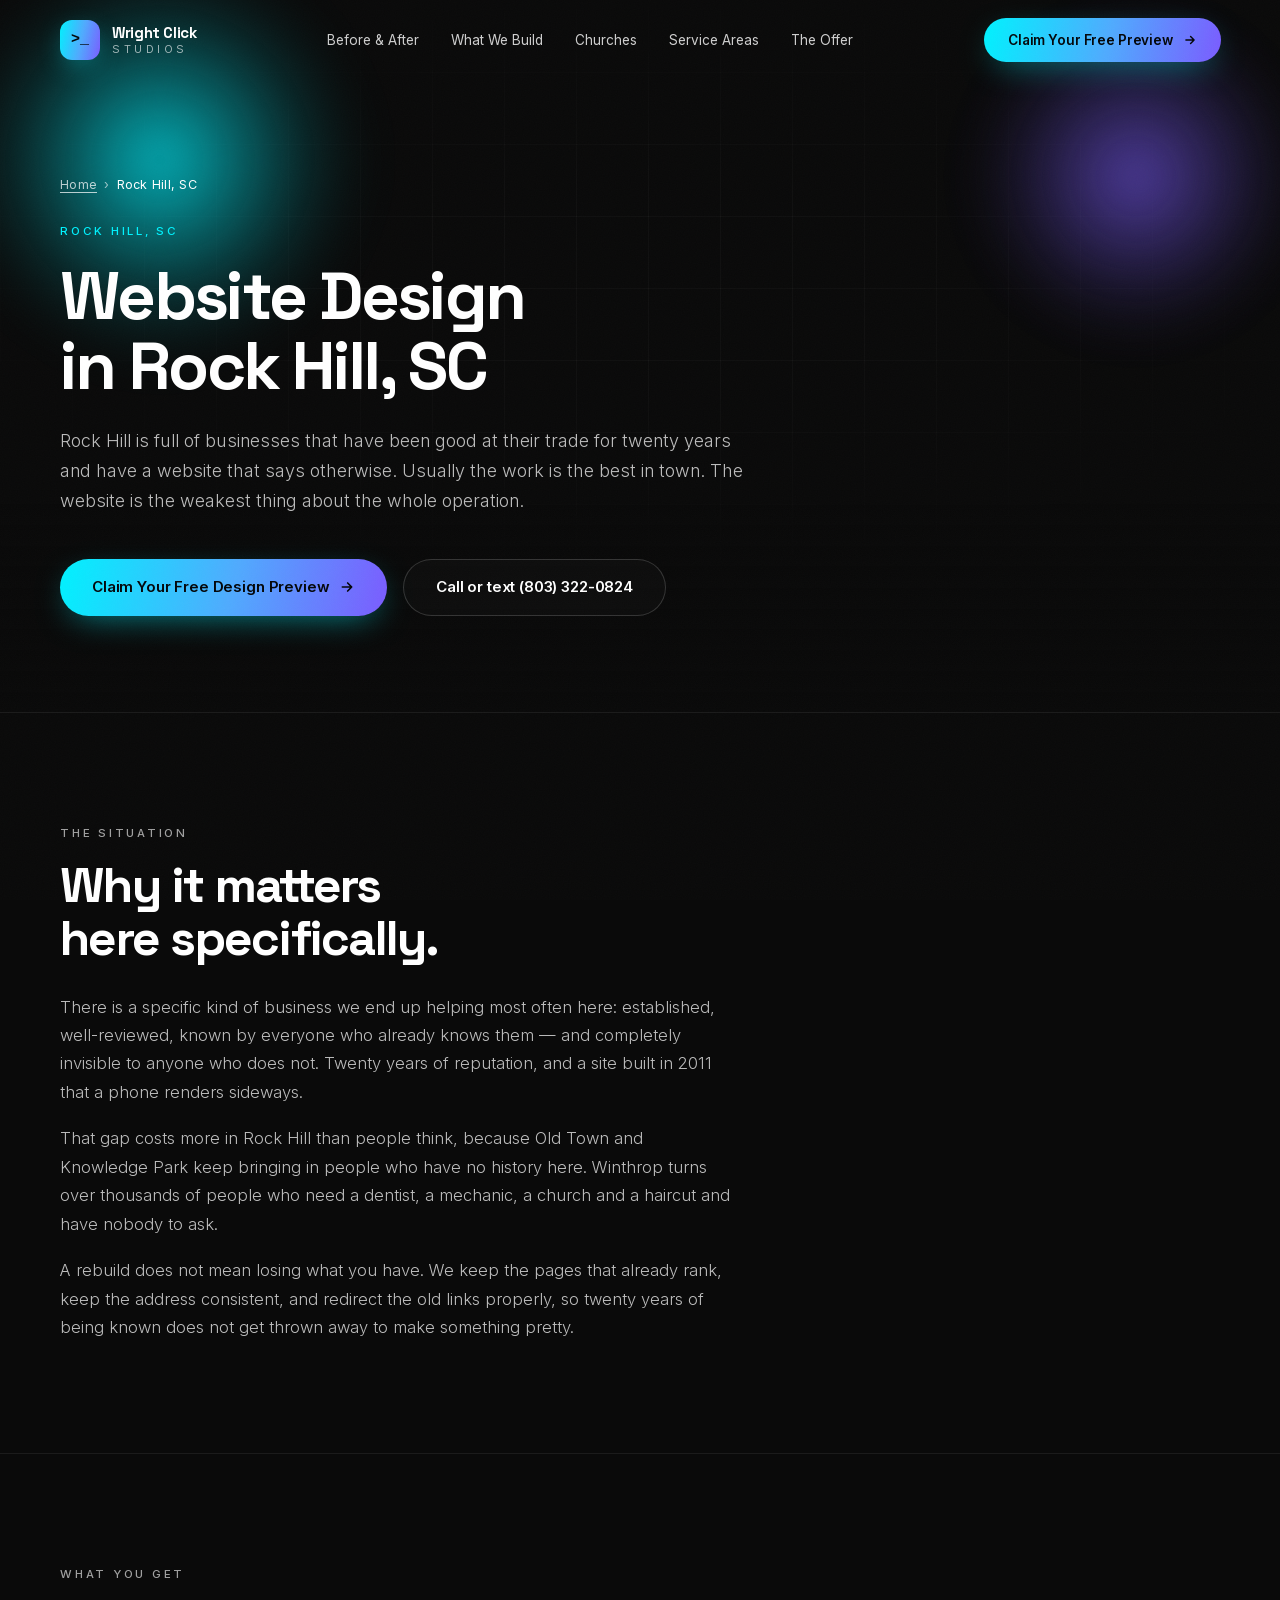
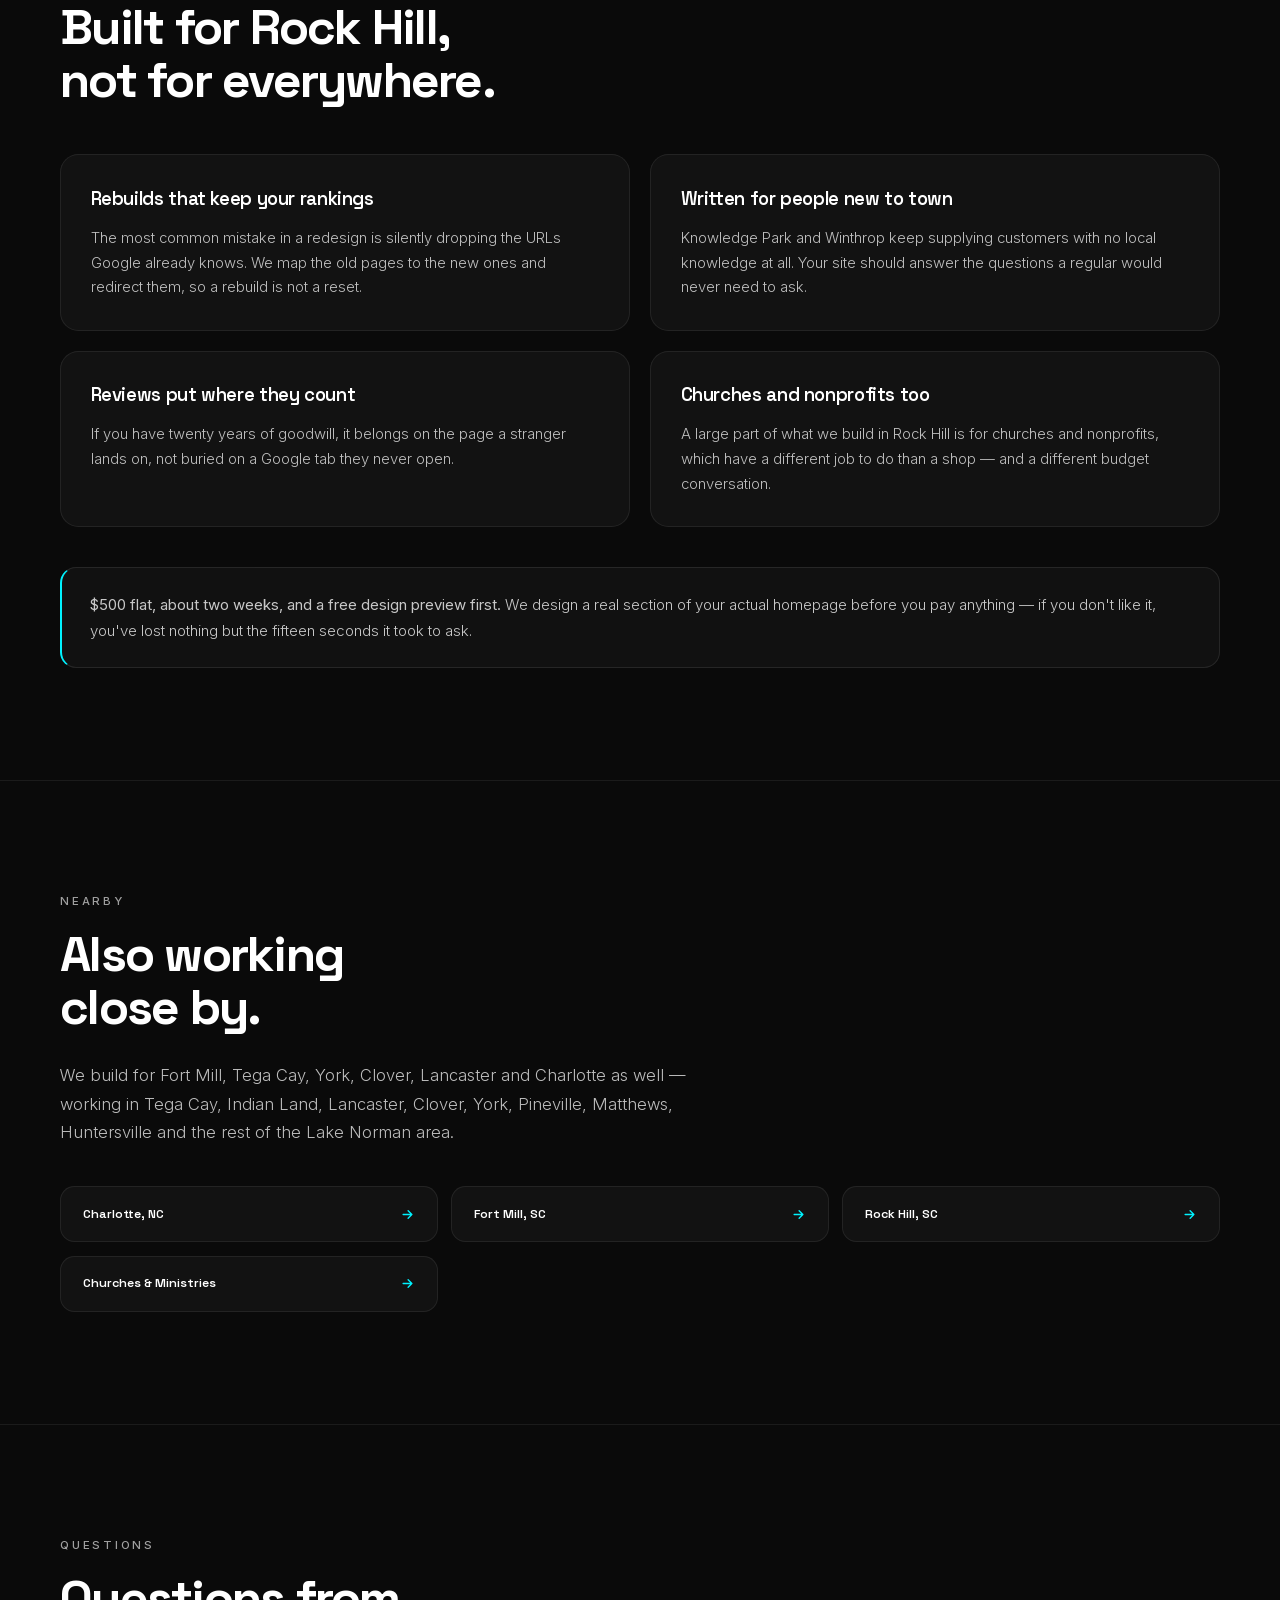
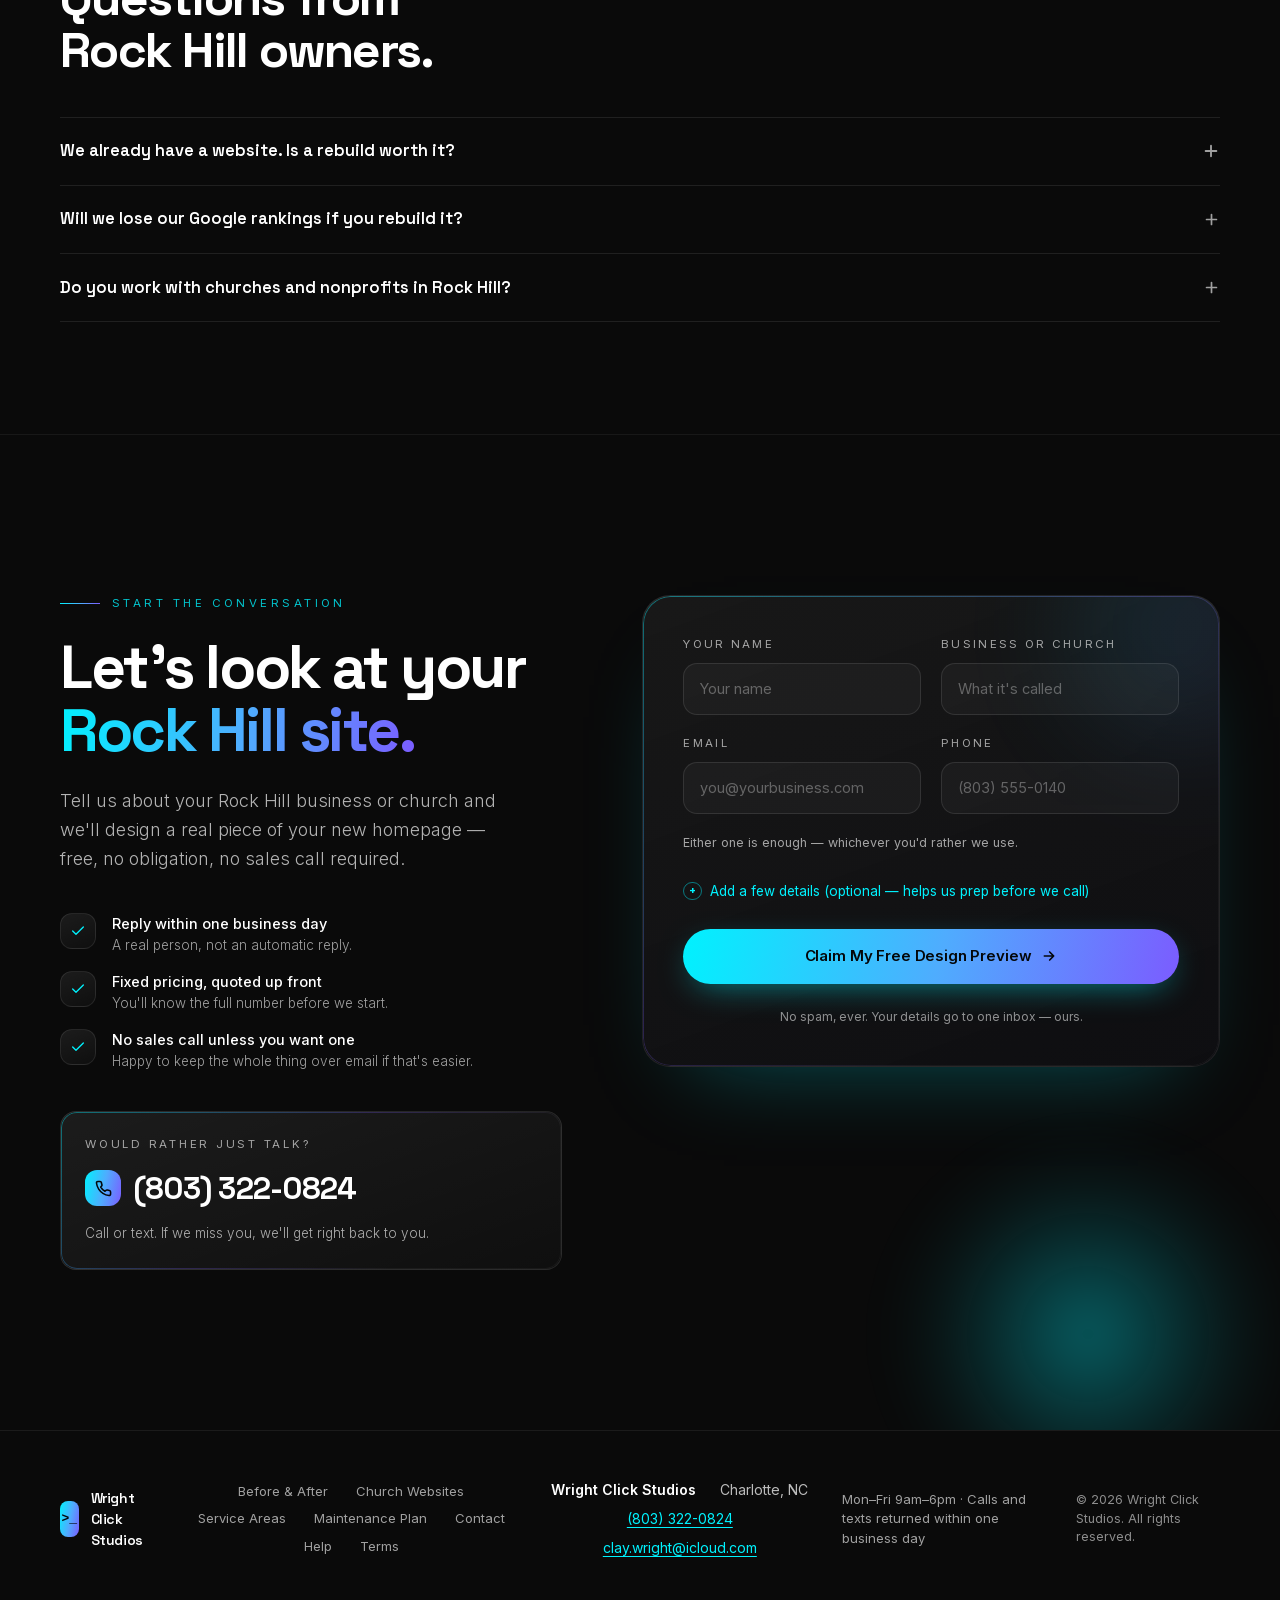
<file: web-design-rock-hill-sc.html>
<!DOCTYPE html>
<html lang="en" class="scroll-smooth">
<head>
<meta charset="UTF-8" />
<meta name="viewport" content="width=device-width, initial-scale=1.0" />

<title>Website Design in Rock Hill, SC | Wright Click Studios</title>
<meta name="description" content="Website design for Rock Hill businesses, churches and nonprofits. $500 flat, about two weeks, free design preview first. Call or text (803) 322-0824." />
<link rel="canonical" href="https://wrightclickstudio.com/web-design-rock-hill-sc.html" />
<meta name="theme-color" content="#0A0A0A" />
<meta name="robots" content="index,follow,max-image-preview:large" />
<meta name="geo.region" content="US-SC" />
<meta name="geo.placename" content="Rock Hill, South Carolina" />

<meta property="og:title" content="Website Design in Rock Hill, SC | Wright Click Studios" />
<meta property="og:description" content="Website design for Rock Hill businesses, churches and nonprofits. $500 flat, about two weeks, free design preview first. Call or text (803) 322-0824." />
<meta property="og:type" content="website" />
<meta property="og:url" content="https://wrightclickstudio.com/web-design-rock-hill-sc.html" />
<meta property="og:image" content="https://wrightclickstudio.com/images/og-cover.jpg" />
<meta property="og:image:width" content="1200" />
<meta property="og:image:height" content="630" />
<meta property="og:site_name" content="Wright Click Studios" />
<meta name="twitter:card" content="summary_large_image" />
<meta name="twitter:title" content="Website Design in Rock Hill, SC" />
<meta name="twitter:description" content="Website design for Rock Hill businesses, churches and nonprofits. $500 flat, about two weeks, free design preview first. Call or text (803) 322-0824." />
<meta name="twitter:image" content="https://wrightclickstudio.com/images/og-cover.jpg" />

<link rel="icon" href="/images/favicon.svg" type="image/svg+xml" />
<link rel="apple-touch-icon" href="/images/apple-touch-icon.png" />
<link rel="manifest" href="/site.webmanifest" />

<link rel="preload" href="/fonts/spacegrotesk-latin-var.woff2" as="font" type="font/woff2" crossorigin />
<link rel="preload" href="/fonts/inter-latin-var.woff2" as="font" type="font/woff2" crossorigin />
<link rel="stylesheet" href="/css/base.css" />
<link rel="stylesheet" href="/css/site.css" />

<script>
  window.dataLayer = window.dataLayer || [];
  function gtag(){dataLayer.push(arguments);}
  var GA4_ID = 'G-XXXXXXXXXX';
  if (GA4_ID.indexOf('XXXX') === -1) {
    var s = document.createElement('script');
    s.async = true; s.src = 'https://www.googletagmanager.com/gtag/js?id=' + GA4_ID;
    document.head.appendChild(s);
    gtag('js', new Date());
    gtag('config', GA4_ID);
  }
</script>

<script type="application/ld+json">
{
  "@context": "https://schema.org",
  "@graph": [
    {
      "@type": "Service",
      "name": "Website design in Rock Hill, SC",
      "serviceType": "Web design",
      "provider": {
        "@id": "https://wrightclickstudio.com/#business"
      },
      "areaServed": {
        "@type": "City",
        "name": "Rock Hill",
        "containedInPlace": {
          "@type": "State",
          "name": "South Carolina"
        }
      },
      "description": "Website design for Rock Hill businesses, churches and nonprofits. $500 flat, about two weeks, free design preview first. Call or text (803) 322-0824.",
      "offers": {
        "@type": "Offer",
        "price": "500",
        "priceCurrency": "USD"
      },
      "url": "https://wrightclickstudio.com/web-design-rock-hill-sc.html"
    },
    {
      "@type": "FAQPage",
      "mainEntity": [
        {
          "@type": "Question",
          "name": "We already have a website. Is a rebuild worth it?",
          "acceptedAnswer": {
            "@type": "Answer",
            "text": "It is if the site is slow, unreadable on a phone, or does not say which town you are in \u2014 those three account for most of the ground small sites lose. The free evaluation will tell you which of them apply to yours, and if the honest answer is that your current site is fine, we will say so."
          }
        },
        {
          "@type": "Question",
          "name": "Will we lose our Google rankings if you rebuild it?",
          "acceptedAnswer": {
            "@type": "Answer",
            "text": "Not if it is done properly. We keep the pages that are already earning traffic, point the old addresses at the new ones with permanent redirects, and keep your business name, address and phone identical everywhere. Rankings usually recover within a couple of weeks and often improve, because the new site is faster."
          }
        },
        {
          "@type": "Question",
          "name": "Do you work with churches and nonprofits in Rock Hill?",
          "acceptedAnswer": {
            "@type": "Answer",
            "text": "Regularly, and it is a different build. Service times, giving, sermons and events matter more than a product catalogue, and the decision usually goes to a board rather than one person. There is a page for that \u2014 see church website design."
          }
        }
      ]
    },
    {
      "@type": "BreadcrumbList",
      "itemListElement": [
        {
          "@type": "ListItem",
          "position": 1,
          "name": "Home",
          "item": "https://wrightclickstudio.com/"
        },
        {
          "@type": "ListItem",
          "position": 2,
          "name": "Rock Hill, SC",
          "item": "https://wrightclickstudio.com/web-design-rock-hill-sc.html"
        }
      ]
    }
  ]
}
</script>
</head>

<body class="font-body bg-ink text-white antialiased grain">

<a class="skip-link" href="#main">Skip to main content</a>

<div id="progress"></div>
<div id="orb"></div>

<header id="nav" class="fixed top-0 inset-x-0 z-50 transition-all duration-500">
  <div class="max-w-screen mx-auto px-6 lg:px-10">
    <div class="flex items-center justify-between h-20">

      <a href="/" class="group flex items-center gap-3">
        <div class="relative w-10 h-10 rounded-xl grad-bg grid place-items-center shadow-[0_8px_28px_-10px_rgba(0,242,254,.8)] transition-transform duration-500 group-hover:scale-110 group-hover:rotate-6">
          <span class="font-mono text-[15px] font-bold text-[#04070A]">&gt;_</span>
        </div>
        <div class="leading-none">
          <div class="font-display font-bold tracking-tight text-[15px]">Wright Click</div>
          <div class="text-[10px] uppercase tracking-[.32em] text-white/40 mt-1">Studios</div>
        </div>
      </a>

      <nav class="hidden lg:flex items-center gap-8 text-[13.5px] text-white/65" aria-label="Primary">
        <a href="/#work"     class="navlink hover:text-white transition-colors duration-300">Before &amp; After</a>
        <a href="/#services" class="navlink hover:text-white transition-colors duration-300">What We Build</a>
        <a href="/church-website-design.html" class="navlink hover:text-white transition-colors duration-300">Churches</a>
        <a href="/#areas"    class="navlink hover:text-white transition-colors duration-300">Service Areas</a>
        <a href="/#value"    class="navlink hover:text-white transition-colors duration-300">The Offer</a>
      </nav>

      <div class="hidden lg:block">
        <a href="#contact" class="btn btn-primary sheen px-6 py-3 text-[13.5px]">
          Claim Your Free Preview
          <svg width="14" height="14" viewBox="0 0 24 24" fill="none" stroke="currentColor" stroke-width="2.5" stroke-linecap="round" stroke-linejoin="round"><path d="M5 12h14M13 6l6 6-6 6"/></svg>
        </a>
      </div>

      <button id="menuBtn" aria-label="Open menu" aria-expanded="false"
        class="lg:hidden w-11 h-11 rounded-xl glass grid place-items-center transition-transform duration-300 hover:scale-105">
        <svg id="menuIcon" width="20" height="20" viewBox="0 0 24 24" fill="none" stroke="currentColor" stroke-width="2" stroke-linecap="round"><path d="M4 7h16M4 12h16M4 17h16"/></svg>
      </button>
    </div>
  </div>

  <!-- Mobile menu -->
  <div id="mobileMenu" class="lg:hidden hidden px-6 pb-6">
    <div class="glass-deep rounded-3xl p-6 flex flex-col gap-1">
      <a href="/#work"     class="mob-link py-3 px-3 rounded-xl text-white/80 hover:text-white hover:bg-white/5 transition-all duration-300">Before &amp; After</a>
      <a href="/#services" class="mob-link py-3 px-3 rounded-xl text-white/80 hover:text-white hover:bg-white/5 transition-all duration-300">What We Build</a>
      <a href="/church-website-design.html" class="mob-link py-3 px-3 rounded-xl text-white/80 hover:text-white hover:bg-white/5 transition-all duration-300">Churches &amp; Ministries</a>
      <a href="/#areas"    class="mob-link py-3 px-3 rounded-xl text-white/80 hover:text-white hover:bg-white/5 transition-all duration-300">Service Areas</a>
      <a href="/#value"    class="mob-link py-3 px-3 rounded-xl text-white/80 hover:text-white hover:bg-white/5 transition-all duration-300">The Offer</a>
      <a href="/#process"  class="mob-link py-3 px-3 rounded-xl text-white/80 hover:text-white hover:bg-white/5 transition-all duration-300">Process</a>
      <a href="tel:+18033220824" data-loc="mobile-menu" class="mob-link py-3 px-3 rounded-xl text-white/80 hover:text-white hover:bg-white/5 transition-all duration-300">Call or text (803) 322-0824</a>
      <a href="/#contact"  class="mob-link btn btn-primary sheen mt-4 py-3.5">Claim Your Free Preview</a>
    </div>
  </div>
</header>

<main id="main">

<section class="phero">
  <div class="absolute inset-0 overflow-hidden pointer-events-none">
    <div class="plx absolute inset-0" data-depth="12"><div class="absolute inset-0 grid-lines opacity-70"></div></div>
    <div class="plx absolute inset-0" data-depth="30"><div class="aurora a-cyan drift-slow w-[40rem] h-[40rem] -top-40 -left-40"></div></div>
    <div class="plx absolute inset-0" data-depth="-38"><div class="aurora a-violet drift-slower w-[34rem] h-[34rem] -top-24 -right-32" style="opacity:.8"></div></div>
    <div class="absolute inset-x-0 bottom-0 h-52 bg-gradient-to-t from-ink to-transparent"></div>
  </div>

  <div class="relative max-w-screen mx-auto px-6 lg:px-10">
    <nav class="crumbs reveal" aria-label="Breadcrumb">
      <a href="/">Home</a>
      <span aria-hidden="true">&rsaquo;</span>
      <span aria-current="page">Rock Hill, SC</span>
    </nav>

    <p class="eyebrow reveal" style="--d:60ms; margin-top:1.75rem"><em>Rock Hill, SC</em></p>
    <h1 class="reveal" style="--d:120ms">Website Design<br>in Rock Hill, SC</h1>
    <p class="lede reveal" style="--d:200ms">Rock Hill is full of businesses that have been good at their trade for twenty years and have a website that says otherwise. Usually the work is the best in town. The website is the weakest thing about the whole operation.</p>

    <div class="reveal mt-11 flex flex-col sm:flex-row gap-4" style="--d:280ms" data-callbar-after>
      <a href="#contact" class="btn btn-primary sheen magnetic px-8 py-4 text-[15px]">
        Claim Your Free Design Preview
        <svg width="16" height="16" viewBox="0 0 24 24" fill="none" stroke="currentColor" stroke-width="2.5" stroke-linecap="round" stroke-linejoin="round"><path d="M5 12h14M13 6l6 6-6 6"/></svg>
      </a>
      <a href="tel:+18033220824" data-loc="page-hero" class="btn btn-ghost magnetic px-8 py-4 text-[15px]">
        Call or text (803) 322-0824
      </a>
    </div>
  </div>
</section>


<section class="sec sec--line">
  <div class="max-w-screen mx-auto px-6 lg:px-10">
    <div class="reveal max-w-3xl">
      <p class="eyebrow">The Situation</p>
      <h2>Why it matters<br>here specifically.</h2>
      <div class="prose mt-7">
        <p>There is a specific kind of business we end up helping most often here: established, well-reviewed, known by everyone who already knows them — and completely invisible to anyone who does not. Twenty years of reputation, and a site built in 2011 that a phone renders sideways.</p>
        <p>That gap costs more in Rock Hill than people think, because Old Town and Knowledge Park keep bringing in people who have no history here. Winthrop turns over thousands of people who need a dentist, a mechanic, a church and a haircut and have nobody to ask.</p>
        <p>A rebuild does not mean losing what you have. We keep the pages that already rank, keep the address consistent, and redirect the old links properly, so twenty years of being known does not get thrown away to make something pretty.</p>
      </div>
    </div>
  </div>
</section>

<section class="sec sec--line">
  <div class="max-w-screen mx-auto px-6 lg:px-10">
    <div class="reveal max-w-2xl">
      <p class="eyebrow">What You Get</p>
      <h2>Built for Rock Hill,<br>not for everywhere.</h2>
    </div>
    <div class="cards cards--2 reveal">
      <article class="pcard">
        <h3>Rebuilds that keep your rankings</h3>
        <p>The most common mistake in a redesign is silently dropping the URLs Google already knows. We map the old pages to the new ones and redirect them, so a rebuild is not a reset.</p>
      </article>
      <article class="pcard">
        <h3>Written for people new to town</h3>
        <p>Knowledge Park and Winthrop keep supplying customers with no local knowledge at all. Your site should answer the questions a regular would never need to ask.</p>
      </article>
      <article class="pcard">
        <h3>Reviews put where they count</h3>
        <p>If you have twenty years of goodwill, it belongs on the page a stranger lands on, not buried on a Google tab they never open.</p>
      </article>
      <article class="pcard">
        <h3>Churches and nonprofits too</h3>
        <p>A large part of what we build in Rock Hill is for churches and nonprofits, which have a different job to do than a shop — and a different budget conversation.</p>
      </article>
    </div>

    <div class="note reveal">
      <p>
        <strong>$500 flat, about two weeks, and a free design preview first.</strong>
        We design a real section of your actual homepage before you pay anything — if you
        don't like it, you've lost nothing but the fifteen seconds it took to ask.
      </p>
    </div>
  </div>
</section>

<section class="sec sec--line">
  <div class="max-w-screen mx-auto px-6 lg:px-10">
    <div class="reveal max-w-2xl">
      <p class="eyebrow">Nearby</p>
      <h2>Also working<br>close by.</h2>
      <div class="prose mt-7">
        <p>We build for Fort Mill, Tega Cay, York, Clover, Lancaster and Charlotte as well — working in Tega Cay, Indian Land, Lancaster, Clover, York, Pineville, Matthews, Huntersville and the rest of the Lake Norman area.</p>
      </div>
    </div>
    <div class="areas reveal">
      <a class="area" href="/web-design-charlotte-nc.html"><span><b>Charlotte, NC</b></span><svg viewBox="0 0 24 24" fill="none" stroke-width="2.2" stroke-linecap="round" stroke-linejoin="round" aria-hidden="true"><path d="M5 12h14M13 6l6 6-6 6"/></svg></a>
      <a class="area" href="/web-design-fort-mill-sc.html"><span><b>Fort Mill, SC</b></span><svg viewBox="0 0 24 24" fill="none" stroke-width="2.2" stroke-linecap="round" stroke-linejoin="round" aria-hidden="true"><path d="M5 12h14M13 6l6 6-6 6"/></svg></a>
      <a class="area" href="/web-design-rock-hill-sc.html"><span><b>Rock Hill, SC</b></span><svg viewBox="0 0 24 24" fill="none" stroke-width="2.2" stroke-linecap="round" stroke-linejoin="round" aria-hidden="true"><path d="M5 12h14M13 6l6 6-6 6"/></svg></a>
      <a class="area" href="/church-website-design.html"><span><b>Churches &amp; Ministries</b></span><svg viewBox="0 0 24 24" fill="none" stroke-width="2.2" stroke-linecap="round" stroke-linejoin="round" aria-hidden="true"><path d="M5 12h14M13 6l6 6-6 6"/></svg></a>
    </div>
  </div>
</section>


<section class="sec sec--line">
  <div class="max-w-screen mx-auto px-6 lg:px-10">
    <div class="reveal max-w-2xl">
      <p class="eyebrow">Questions</p>
      <h2>Questions from<br>Rock Hill owners.</h2>
    </div>
    <div class="faq">
      <details class="qa reveal">
        <summary>We already have a website. Is a rebuild worth it?</summary>
        <div class="ans"><p>It is if the site is slow, unreadable on a phone, or does not say which town you are in — those three account for most of the ground small sites lose. The free evaluation will tell you which of them apply to yours, and if the honest answer is that your current site is fine, we will say so.</p></div>
      </details>
      <details class="qa reveal">
        <summary>Will we lose our Google rankings if you rebuild it?</summary>
        <div class="ans"><p>Not if it is done properly. We keep the pages that are already earning traffic, point the old addresses at the new ones with permanent redirects, and keep your business name, address and phone identical everywhere. Rankings usually recover within a couple of weeks and often improve, because the new site is faster.</p></div>
      </details>
      <details class="qa reveal">
        <summary>Do you work with churches and nonprofits in Rock Hill?</summary>
        <div class="ans"><p>Regularly, and it is a different build. Service times, giving, sermons and events matter more than a product catalogue, and the decision usually goes to a board rather than one person. There is a page for that — see church website design.</p></div>
      </details>
    </div>
  </div>
</section>

<section id="contact" class="relative py-28 lg:py-40 overflow-hidden border-t border-white/[.06]">
  <div class="aurora a-cyan drift-slower w-[40rem] h-[40rem] -bottom-56 -right-32" style="opacity:.5"></div>

  <div class="relative max-w-screen mx-auto px-6 lg:px-10">
    <div class="grid lg:grid-cols-[1fr_1.15fr] gap-12 lg:gap-20 items-start">

      <!-- Left copy -->
      <div>
        <div class="reveal flex items-center gap-3 mb-6">
          <span class="eyebrow-line h-px grad-bg"></span>
          <span class="text-[11px] uppercase tracking-[.3em] text-cyan/80">Start The Conversation</span>
        </div>
        <h2 class="reveal font-display font-bold tracking-[-.04em] leading-[1.03] text-[clamp(2.1rem,5vw,3.8rem)]" style="--d:80ms">Let's look at your <span class="grad-text">Rock Hill site.</span></h2>
        <p class="reveal mt-6 text-white/50 text-lg font-light leading-relaxed max-w-md" style="--d:150ms">Tell us about your Rock Hill business or church and we'll design a real piece of your new homepage — free, no obligation, no sales call required.</p>

        <div class="reveal mt-10 space-y-4" style="--d:220ms">
          <div class="flex items-start gap-4">
            <span class="w-9 h-9 rounded-xl glass grid place-items-center text-cyan shrink-0">
              <svg width="16" height="16" viewBox="0 0 24 24" fill="none" stroke="currentColor" stroke-width="2" stroke-linecap="round" stroke-linejoin="round"><path d="M20 6L9 17l-5-5"/></svg>
            </span>
            <div>
              <div class="font-medium text-[14.5px]">Reply within one business day</div>
              <div class="text-white/40 text-[13.5px] font-light">A real person, not an automatic reply.</div>
            </div>
          </div>
          <div class="flex items-start gap-4">
            <span class="w-9 h-9 rounded-xl glass grid place-items-center text-cyan shrink-0">
              <svg width="16" height="16" viewBox="0 0 24 24" fill="none" stroke="currentColor" stroke-width="2" stroke-linecap="round" stroke-linejoin="round"><path d="M20 6L9 17l-5-5"/></svg>
            </span>
            <div>
              <div class="font-medium text-[14.5px]">Fixed pricing, quoted up front</div>
              <div class="text-white/40 text-[13.5px] font-light">You'll know the full number before we start.</div>
            </div>
          </div>
          <div class="flex items-start gap-4">
            <span class="w-9 h-9 rounded-xl glass grid place-items-center text-cyan shrink-0">
              <svg width="16" height="16" viewBox="0 0 24 24" fill="none" stroke="currentColor" stroke-width="2" stroke-linecap="round" stroke-linejoin="round"><path d="M20 6L9 17l-5-5"/></svg>
            </span>
            <div>
              <div class="font-medium text-[14.5px]">No sales call unless you want one</div>
              <div class="text-white/40 text-[13.5px] font-light">Happy to keep the whole thing over email if that's easier.</div>
            </div>
          </div>
        </div>

        <!-- Call option, for people who would rather not fill in a form -->
        <div class="reveal mt-10 glass rounded-2xl p-6 grad-border" style="--d:280ms">
          <div class="text-[11px] uppercase tracking-[.24em] text-white/40 mb-3">Would rather just talk?</div>
          <a href="tel:+18033220824"
             class="group inline-flex items-center gap-3 font-display font-bold tracking-tight text-[clamp(1.5rem,2.6vw,1.9rem)] transition-colors duration-300 hover:text-cyan">
            <span class="w-9 h-9 rounded-xl grad-bg grid place-items-center text-[#04070A] shrink-0 transition-transform duration-500 group-hover:scale-110">
              <svg width="17" height="17" viewBox="0 0 24 24" fill="none" stroke="currentColor" stroke-width="2.2" stroke-linecap="round" stroke-linejoin="round"><path d="M22 16.9v3a2 2 0 01-2.2 2 19.8 19.8 0 01-8.6-3.1 19.5 19.5 0 01-6-6A19.8 19.8 0 012.1 4.2 2 2 0 014.1 2h3a2 2 0 012 1.7c.1 1 .3 1.9.7 2.8a2 2 0 01-.5 2.1L8.1 9.9a16 16 0 006 6l1.3-1.2a2 2 0 012.1-.5c.9.4 1.8.6 2.8.7a2 2 0 011.7 2z"/></svg>
            </span>
            (803) 322-0824
          </a>
          <p class="mt-3 text-white/45 text-[13.5px] font-light leading-relaxed">
            Call or text. If we miss you, we'll get right back to you.
          </p>
        </div>
      </div>

      <!-- Form -->
      <div class="reveal" style="--d:120ms">
        <div class="glass-deep rounded-[1.75rem] p-7 sm:p-10 grad-border relative overflow-hidden">
          <div class="absolute -top-20 -right-20 w-56 h-56 rounded-full grad-bg opacity-[.12] blur-3xl pointer-events-none"></div>

          <!-- Quick capture. The previous version required five fields including
               a free-text essay, in exchange for something advertised as free.
               Now three easy fields send a lead, contact can be EITHER email or
               phone, and everything else lives behind a disclosure for the
               people who want to say more. data-source tags the lead so it is
               possible to tell which page is actually working. -->
          <form id="inquiryForm" novalidate class="relative space-y-5" data-source="Rock Hill page">
            <div class="grid sm:grid-cols-2 gap-5">
              <div>
                <label for="name" class="block text-[11px] uppercase tracking-[.2em] text-white/40 mb-2.5">Your Name</label>
                <input id="name" name="name" type="text" autocomplete="name" placeholder="Your name"
                       class="field w-full px-4 py-3.5 text-[14.5px] text-white" />
                <p class="field-err" data-err-for="name"></p>
              </div>
              <div>
                <label for="business" class="block text-[11px] uppercase tracking-[.2em] text-white/40 mb-2.5">Business Or Church</label>
                <input id="business" name="business" type="text" autocomplete="organization" placeholder="What it's called"
                       class="field w-full px-4 py-3.5 text-[14.5px] text-white" />
                <p class="field-err" data-err-for="business"></p>
              </div>
            </div>

            <div class="grid sm:grid-cols-2 gap-5">
              <div>
                <label for="email" class="block text-[11px] uppercase tracking-[.2em] text-white/40 mb-2.5">Email</label>
                <input id="email" name="email" type="email" autocomplete="email" inputmode="email" placeholder="you@yourbusiness.com"
                       class="field w-full px-4 py-3.5 text-[14.5px] text-white" />
                <p class="field-err" data-err-for="email"></p>
              </div>
              <div>
                <label for="phone" class="block text-[11px] uppercase tracking-[.2em] text-white/40 mb-2.5">Phone</label>
                <input id="phone" name="phone" type="tel" autocomplete="tel" inputmode="tel" placeholder="(803) 555-0140"
                       class="field w-full px-4 py-3.5 text-[14.5px] text-white" />
              </div>
            </div>
            <p class="hint">Either one is enough — whichever you'd rather we use.</p>

            <details class="disclosure">
              <summary>Add a few details (optional — helps us prep before we call)</summary>
              <div class="more">
                <div>
                  <label for="type" class="block text-[11px] uppercase tracking-[.2em] text-white/40 mb-2.5">Type Of Business</label>
                  <select id="type" name="type" class="field w-full px-4 py-3.5 text-[14.5px] text-white appearance-none">
                    <option value="" selected>Select one…</option>
                    <option>Church, ministry or nonprofit</option>
                    <option>Studio / Instruction (music, art, dance)</option>
                    <option>Health, Wellness &amp; Med Spa</option>
                    <option>Trades &amp; Home Services</option>
                    <option>Food, Coffee &amp; Hospitality</option>
                    <option>Professional Services (legal, finance)</option>
                    <option>Retail &amp; Boutique</option>
                    <option>Something else entirely</option>
                  </select>
                </div>

                <div>
                  <label for="message" class="block text-[11px] uppercase tracking-[.2em] text-white/40 mb-2.5">What Should Your Site Do For You?</label>
                  <textarea id="message" name="message" rows="4" placeholder="I want the phone to ring more, and a site that looks as good as the work we do…"
                            class="field w-full px-4 py-3.5 text-[14.5px] text-white resize-none"></textarea>
                </div>

                <div>
                  <label for="current" class="block text-[11px] uppercase tracking-[.2em] text-white/40 mb-2.5">Current Website</label>
                  <input id="current" name="current" type="text" placeholder="yourbusiness.com — or 'none yet'"
                         class="field w-full px-4 py-3.5 text-[14.5px] text-white" />
                </div>
              </div>
            </details>

            <!-- Honeypot. Hidden from people, and bots that tick it get rejected by Web3Forms. -->
            <input type="checkbox" name="botcheck" id="botcheck" tabindex="-1" autocomplete="off"
                   style="display:none !important" aria-hidden="true" />

            <div id="formError" class="hidden rounded-xl px-4 py-3.5 text-[13.5px] leading-relaxed"
                 style="border:1px solid rgba(255,107,107,.4); background:rgba(255,107,107,.1); color:#FFB4B4;"
                 role="alert">
              We couldn't send that just now. Please try again in a moment — or call or text us at
              <a href="tel:+18033220824" data-loc="form-error" class="font-semibold underline underline-offset-2" style="color:#FFD9D9;">(803) 322-0824</a>
              and we'll take it from there.
            </div>

            <button type="submit" id="submitBtn" class="btn btn-primary sheen w-full py-4 text-[15px] mt-2">
              <span id="btnLabel">Claim My Free Design Preview</span>
              <svg id="btnIcon" width="16" height="16" viewBox="0 0 24 24" fill="none" stroke="currentColor" stroke-width="2.5" stroke-linecap="round" stroke-linejoin="round"><path d="M5 12h14M13 6l6 6-6 6"/></svg>
            </button>

            <p class="text-center text-[12px] text-white/30 pt-1">
              No spam, ever. Your details go to one inbox — ours.
            </p>
          </form>

          <!-- success state -->
          <div id="successState" class="hidden relative text-center py-10">
            <div class="w-16 h-16 rounded-2xl grad-bg grid place-items-center mx-auto mb-6 shadow-[0_18px_50px_-16px_rgba(0,242,254,.8)]">
              <svg width="28" height="28" viewBox="0 0 24 24" fill="none" stroke="#04070A" stroke-width="3" stroke-linecap="round" stroke-linejoin="round"><path d="M20 6L9 17l-5-5"/></svg>
            </div>
            <h3 class="font-display font-bold text-2xl mb-3">Request received.</h3>
            <p class="text-white/50 font-light max-w-sm mx-auto">
              We'll review your business and send your custom design preview within one business day.
              Keep an eye on your inbox.
            </p>
            <button id="resetForm" class="btn btn-ghost mt-8 px-6 py-3 text-[13.5px]">Send another request</button>
          </div>
        </div>
      </div>
    </div>
  </div>
</section>

</main>

<footer class="relative border-t border-white/[.07] py-12">
  <div class="max-w-screen mx-auto px-6 lg:px-10">
    <div class="flex flex-col sm:flex-row items-center justify-between gap-6">

      <a href="/" class="group flex items-center gap-3">
        <div class="w-9 h-9 rounded-lg grad-bg grid place-items-center transition-transform duration-500 group-hover:scale-110">
          <span class="font-mono text-[13px] font-bold text-[#04070A]">&gt;_</span>
        </div>
        <span class="font-display font-semibold text-[14px] tracking-tight">Wright Click Studios</span>
      </a>

      <nav class="flex flex-wrap items-center justify-center gap-x-7 gap-y-2 text-[13px] text-white/40" aria-label="Footer">
        <a href="/#work" class="hover:text-white transition-colors duration-300">Before &amp; After</a>
        <a href="/church-website-design.html" class="hover:text-white transition-colors duration-300">Church Websites</a>
        <a href="/#areas" class="hover:text-white transition-colors duration-300">Service Areas</a>
        <a href="/maintenance-plan.html" class="hover:text-white transition-colors duration-300">Maintenance Plan</a>
        <a href="/#contact" class="hover:text-white transition-colors duration-300">Contact</a>
        <a href="/help.html" class="hover:text-white transition-colors duration-300">Help</a>
        <a href="/terms.html" class="hover:text-white transition-colors duration-300">Terms</a>
      </nav>

      <!-- NAP block. Name, address and phone in crawlable text is the single
           strongest local-pack signal and the old footer had none of it. These
           three lines must stay byte-identical to the Google Business Profile
           listing — if the profile says "Studios" and this says "Studio", the
           two stop reinforcing each other. -->
      <div class="nap justify-center text-center" itemscope itemtype="https://schema.org/LocalBusiness">
        <span><strong itemprop="name">Wright Click Studios</strong></span>
        <span itemprop="address" itemscope itemtype="https://schema.org/PostalAddress">
          <span itemprop="addressLocality">Charlotte</span>,
          <span itemprop="addressRegion">NC</span>
        </span>
        <span><a itemprop="telephone" href="tel:+18033220824" data-loc="footer">(803) 322-0824</a></span>
        <span><a itemprop="email" href="mailto:clay.wright@icloud.com">clay.wright@icloud.com</a></span>
      </div>
      <p class="nap-hours">Mon–Fri 9am–6pm · Calls and texts returned within one business day</p>

      <p class="text-[12.5px] text-white/30">© <span id="yr">2026</span> Wright Click Studios. All rights reserved.</p>
    </div>
  </div>
</footer>

<div class="callbar" id="callbar">
  <a class="cb-call" href="tel:+18033220824" data-loc="callbar">
    <svg viewBox="0 0 24 24" fill="none" stroke="currentColor" stroke-width="2.1" stroke-linecap="round" stroke-linejoin="round" aria-hidden="true"><path d="M22 16.9v3a2 2 0 0 1-2.2 2 19.8 19.8 0 0 1-8.6-3.1 19.5 19.5 0 0 1-6-6A19.8 19.8 0 0 1 2.1 4.2 2 2 0 0 1 4.1 2h3a2 2 0 0 1 2 1.7c.1 1 .4 1.9.7 2.8a2 2 0 0 1-.5 2.1L8.1 9.9a16 16 0 0 0 6 6l1.3-1.3a2 2 0 0 1 2.1-.4c.9.3 1.8.6 2.8.7a2 2 0 0 1 1.7 2Z"/></svg>
    Call or text
  </a>
  <a class="cb-cta" href="#contact">Free design preview</a>
</div>


<script src="/js/site.js" defer></script>
<script>document.getElementById('yr').textContent = new Date().getFullYear();</script>
</body>
</html>
</file>
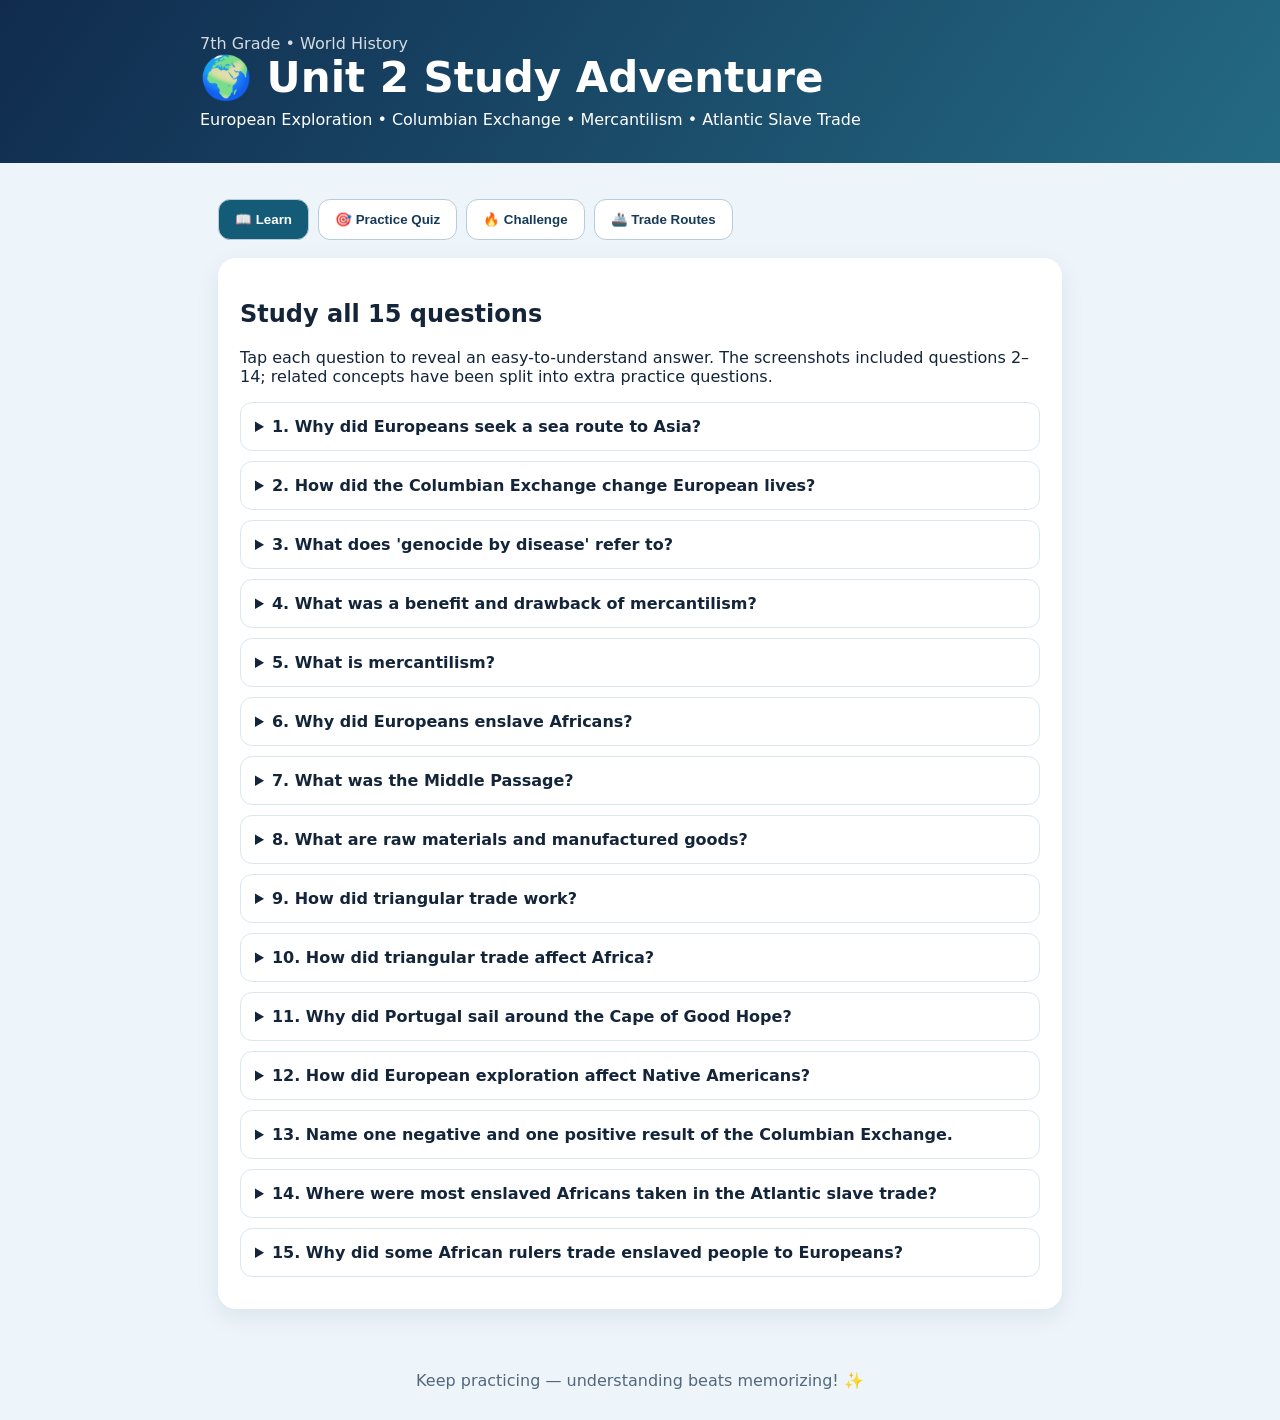
<file: study-guides/world-history-unit-2.html>
<!doctype html><html lang="en"><head><meta charset="utf-8"><meta name="viewport" content="width=device-width,initial-scale=1"><title>World History Unit 2 • Interactive Study Guide</title><style>
:root{font-family:system-ui,-apple-system,Segoe UI,sans-serif;color:#14253a;background:#edf4fa}*{box-sizing:border-box}body{margin:0}header{background:linear-gradient(125deg,#102b4e,#246a83);color:white;padding:34px 18px}main{max-width:880px;margin:auto;padding:18px}h1{margin:0 0 8px;font-size:clamp(26px,5vw,42px)}.muted{opacity:.82}.tabs{display:flex;flex-wrap:wrap;gap:9px;margin:18px 0}.tabs button,.action{background:white;border:1px solid #b8cbd9;padding:12px 16px;border-radius:12px;cursor:pointer;font-weight:700;color:#173b57}.tabs button.active,.action.primary{background:#145b78;color:white}.panel{background:white;padding:22px;border-radius:18px;box-shadow:0 8px 25px #15344d14;margin:14px 0}.choice{display:block;width:100%;text-align:left;border:2px solid #d5e2ed;background:#f8fbfd;border-radius:12px;padding:14px;margin:10px 0;font-size:16px;cursor:pointer}.choice:hover{border-color:#267ea4}.choice.correct{border-color:#19865d;background:#e8f8ef}.choice.wrong{border-color:#ba4040;background:#fff0f0}.feedback{padding:15px;border-radius:12px;background:#eaf3f8;margin:14px 0;line-height:1.55}.small{font-size:14px;color:#53677b}.progress{height:12px;background:#dbe7ef;border-radius:20px;overflow:hidden}.progress>div{height:100%;background:#22a28c;transition:width .2s}.hidden{display:none}details{border:1px solid #dce6ed;border-radius:12px;padding:14px;margin:10px 0}summary{cursor:pointer;font-weight:700} .diagram{display:grid;grid-template-columns:1fr 1fr;gap:10px}.node{background:#e7f3f8;border-radius:12px;padding:18px;text-align:center;font-weight:700}.wide{grid-column:span 2}.tag{font-size:13px;color:#396178}.answer{font-weight:600;color:#176e5d}footer{text-align:center;padding:30px;color:#52677c}@media(max-width:520px){.panel{padding:16px}.tabs button{flex:1}}</style></head><body>
<header><main style="padding:0"><div class="muted">7th Grade • World History</div><h1>🌍 Unit 2 Study Adventure</h1><div>European Exploration • Columbian Exchange • Mercantilism • Atlantic Slave Trade</div></main></header>
<main><div class="tabs"><button id="learnTab" class="active" onclick="tab('learn')">📖 Learn</button><button id="quizTab" onclick="tab('quiz')">🎯 Practice Quiz</button><button id="challengeTab" onclick="tab('challenge')">🔥 Challenge</button><button id="tradeTab" onclick="tab('trade')">🚢 Trade Routes</button></div>
<section id="learn"><div class="panel"><h2>Study all 15 questions</h2><p>Tap each question to reveal an easy-to-understand answer. The screenshots included questions 2–14; related concepts have been split into extra practice questions.</p><div id="learnItems"></div></div></section>
<section id="quiz" class="hidden"><div class="panel"><h2>Practice Quiz</h2><p class="small">15 questions • Instant explanations • Your best score is saved on this device.</p><div id="quizContent"></div></div></section>
<section id="challenge" class="hidden"><div class="panel"><h2>Challenge Mode</h2><p>Explain these ideas in your own words before revealing the model answer.</p><div id="challengeContent"></div></div></section>
<section id="trade" class="hidden"><div class="panel"><h2>Triangular Trade Explorer</h2><p>Follow the main routes between Europe, Africa, and the Americas. These routes were not always identical.</p><div class="diagram"><div class="node">🇪🇺 Europe</div><div class="node">🌍 Africa</div><div class="node wide">🌎 Americas</div></div><p><strong>Europe → Africa:</strong> Manufactured goods, including textiles and metal goods.</p><p><strong>Africa → Americas:</strong> Enslaved Africans were forcibly transported during the Middle Passage.</p><p><strong>Americas → Europe:</strong> Raw materials and plantation products such as sugar, tobacco, and cotton.</p><h3>Check your knowledge</h3><div id="tradeCheck"></div></div></section></main><footer>Keep practicing — understanding beats memorizing! ✨</footer>
<script>const questions=[["Why did Europeans seek a sea route to Asia?","To trade directly for spices, silk, and other valuable goods while avoiding expensive or controlled land routes.",["To trade directly for valuable Asian goods","To escape cold European winters","To discover Antarctica"],0],["How did the Columbian Exchange change European lives?","New American crops such as potatoes, corn, and tomatoes improved diets and helped populations grow.",["It ended European farming","New crops improved diets and supported population growth","It stopped trade with Asia"],1],["What does 'genocide by disease' refer to?","European diseases such as smallpox devastated Indigenous American populations, who had little prior immunity. The term highlights catastrophic population loss.",["Disease killed enormous numbers of Indigenous Americans","Europeans had no diseases","Only soldiers became sick"],0],["What was a benefit and drawback of mercantilism?","It helped European mother countries accumulate wealth, but exploited colonies and restricted their ability to trade freely.",["It benefited every colony equally","It ended competition between countries","It enriched mother countries while limiting colonies"],2],["What is mercantilism?","An economic system in which a country sought wealth and power by exporting more than it imported and controlling colonial trade.",["A system of unrestricted global trade","A system focused on accumulating wealth through favorable trade","A system that banned overseas colonies"],1],["Why did Europeans enslave Africans?","Plantation owners demanded cheap forced labor for profit, and disease had devastated many Indigenous populations. Enslavement was a violent choice, not a necessity.",["For plantation profits and forced labor after Indigenous population losses","Because Africans volunteered for plantation jobs","To give Africans political representation"],0],["What was the Middle Passage?","The forced voyage of enslaved Africans across the Atlantic. People endured overcrowding, abuse, disease, starvation, and many died.",["A peaceful migration to Europe","The brutal Atlantic voyage of enslaved Africans","A land route across Asia"],1],["What are raw materials and manufactured goods?","Raw materials are natural resources such as cotton and timber; manufactured goods are products made from materials, such as cloth and tools.",["Raw materials are finished tools","They are exactly the same","Raw materials are natural resources; manufactured goods are finished products"],2],["How did triangular trade work?","European manufactured goods traveled to Africa; enslaved Africans were forcibly transported to the Americas; American plantation crops and raw materials traveled to Europe. Routes varied.",["Europe → Africa: goods; Africa → Americas: enslaved people; Americas → Europe: crops","Africa → Europe: potatoes only","The Americas traded only with Asia"],0],["How did triangular trade affect Africa?","It caused devastating human loss, violence, disruption of communities, and long-term economic damage, even though some traders and rulers gained wealth.",["It benefited every African community","It caused human loss and disrupted economies and societies","It ended warfare"],1],["Why did Portugal sail around the Cape of Good Hope?","Powerful states, including the Ottoman Empire, influenced important overland trade routes, so Portugal sought direct sea access to Asian trade.",["To avoid all ocean travel","To reach North America faster","To bypass costly land routes and reach Asian markets by sea"],2],["How did European exploration affect Native Americans?","Indigenous peoples suffered disease, land loss, forced labor, and cultural disruption; some also adopted new animals and technologies.",["Disease, land loss, forced labor and cultural change","No significant changes","All Indigenous nations became wealthier"],0],["Name one negative and one positive result of the Columbian Exchange.","Negative: diseases devastated Indigenous populations. Positive: exchange of crops and animals broadened diets and farming in many places.",["Only positive outcomes occurred","Disease spread, while new crops expanded food supplies","Only Europe received new foods"],1],["Where were most enslaved Africans taken in the Atlantic slave trade?","Most were transported to the Caribbean and South America, especially Brazil. Of the three listed choices, South America is the best answer.",["North America","Central America","South America"],2],["Why did some African rulers trade enslaved people to Europeans?","Some sought economic gain from goods and weapons, and political power or advantages over rivals. African societies were diverse, and many resisted the trade.",["Economic gain and sometimes political advantage","To abolish slavery immediately","Because every African leader agreed"],0]];let mode='quiz',order=[],pos=0,score=0,answered=false;const $=id=>document.getElementById(id);function tab(t){for(const n of ['learn','quiz','challenge','trade']){$(n).classList.toggle('hidden',n!==t);$(n+'Tab').classList.toggle('active',n===t)}if(t==='quiz'&&(!order.length||mode!=='quiz'))start('quiz');if(t==='challenge'&&mode!=='challenge')challenge(0)}
$('learnItems').innerHTML=questions.map((q,i)=>'<details><summary>'+(i+1)+'. '+q[0]+'</summary><p>'+q[1]+'</p></details>').join('');
function start(m){mode=m;order=questions.map((_,i)=>i).sort(()=>Math.random()-.5);pos=0;score=0;show()}
function show(){if(pos>=order.length){let best=Math.max(score,Number(localStorage.getItem('worldHistoryBest')||0));localStorage.setItem('worldHistoryBest',best);$('quizContent').innerHTML='<h2>🎉 Finished!</h2><h3>'+score+' / '+order.length+' correct</h3><p>Best score on this device: '+best+' / '+order.length+'</p><p>Review the explanations and try again to improve!</p><button class="action primary" onclick="start(\'quiz\')">Try another round</button>';return}answered=false;let q=questions[order[pos]];$('quizContent').innerHTML='<p class="small">Question '+(pos+1)+' of '+order.length+' · Score '+score+'</p><div class="progress"><div style="width:'+100*pos/order.length+'%"></div></div><h2>'+q[0]+'</h2>'+q[2].map((a,i)=>'<button class="choice" onclick="choose('+i+')">'+String.fromCharCode(65+i)+'. '+a+'</button>').join('')+'<div id="feedback"></div>'}
function choose(i){if(answered)return;answered=true;let q=questions[order[pos]],good=i===q[3];if(good)score++;document.querySelectorAll('#quizContent .choice').forEach((el,j)=>{el.disabled=true;if(j===q[3])el.classList.add('correct');else if(j===i)el.classList.add('wrong')});$('feedback').innerHTML='<div class="feedback"><strong>'+(good?'✅ Correct!':'💡 Not quite!')+'</strong><p>'+q[1]+'</p></div><button class="action primary" onclick="pos++;show()">'+(pos===order.length-1?'See results':'Next question →')+'</button>'}
function challenge(i){mode='challenge';let qs=[0,3,5,6,8,9,10,11,12,14],idx=qs[i];if(idx===undefined){$('challengeContent').innerHTML='<h2>🏆 Challenge complete!</h2><button class="action primary" onclick="challenge(0)">Start again</button>';return}let q=questions[idx];$('challengeContent').innerHTML='<p class="small">Challenge '+(i+1)+' of '+qs.length+'</p><h2>'+q[0]+'</h2><textarea id="response" style="width:100%;min-height:110px;padding:12px;border:1px solid #b8cbd9;border-radius:12px;font:inherit" placeholder="Type your explanation here..."></textarea><p><button class="action" onclick="document.getElementById(\'model\').classList.remove(\'hidden\')">Reveal model answer</button></p><div id="model" class="feedback hidden">'+q[1]+'</div><button class="action primary" onclick="challenge('+(i+1)+')">Next challenge →</button>'}
$('tradeCheck').innerHTML='<p><strong>What traveled from Africa to the Americas?</strong></p><button class="choice" onclick="tradeAnswer(this,false)">Manufactured goods only</button><button class="choice" onclick="tradeAnswer(this,true)">Enslaved Africans, transported by force</button><button class="choice" onclick="tradeAnswer(this,false)">Potatoes to Asia</button><div id="tradeFeedback"></div>';
function tradeAnswer(el,ok){document.querySelectorAll('#tradeCheck .choice').forEach(x=>x.disabled=true);el.classList.add(ok?'correct':'wrong');$('tradeFeedback').innerHTML='<div class="feedback">'+(ok?'Correct!':'The correct answer is enslaved Africans, transported by force.')+' This horrific voyage was called the Middle Passage.</div>'}
start('quiz');tab('learn');</script></body></html>
</file>
<file: css/base.css>
/* ---------- Self-hosted variable fonts ----------
   Replaces 13 render-blocking files from fonts.googleapis.com with 3 same-origin
   woff2s (92KB total). No third-party connection, no FOIT. */
@font-face{
  font-family:'Space Grotesk';
  src:url('../fonts/spacegrotesk-latin-var.woff2') format('woff2-variations'),
      url('../fonts/spacegrotesk-latin-var.woff2') format('woff2');
  font-weight:300 700; font-style:normal; font-display:swap;
  unicode-range:U+0000-00FF,U+0131,U+0152-0153,U+02BB-02BC,U+02C6,U+02DA,U+02DC,U+2000-206F,U+2074,U+20AC,U+2122,U+2191,U+2193,U+2212,U+2215,U+FEFF,U+FFFD;
}
@font-face{
  font-family:'Inter';
  src:url('../fonts/inter-latin-var.woff2') format('woff2-variations'),
      url('../fonts/inter-latin-var.woff2') format('woff2');
  font-weight:100 900; font-style:normal; font-display:swap;
  unicode-range:U+0000-00FF,U+0131,U+0152-0153,U+02BB-02BC,U+02C6,U+02DA,U+02DC,U+2000-206F,U+2074,U+20AC,U+2122,U+2191,U+2193,U+2212,U+2215,U+FEFF,U+FFFD;
}
@font-face{
  font-family:'Playfair Display';
  src:url('../fonts/playfair-latin-italic-var.woff2') format('woff2-variations'),
      url('../fonts/playfair-latin-italic-var.woff2') format('woff2');
  font-weight:400 700; font-style:italic; font-display:swap;
  unicode-range:U+0000-00FF,U+0131,U+0152-0153,U+02BB-02BC,U+02C6,U+02DA,U+02DC,U+2000-206F,U+2074,U+20AC,U+2122,U+2191,U+2193,U+2212,U+2215,U+FEFF,U+FFFD;
}

  :root{
    --cyan:#00F2FE;
    --azure:#4FACFE;
    --violet:#7B5CFF;
    --grad: linear-gradient(102deg, #00F2FE 0%, #4FACFE 52%, #7B5CFF 100%);
  }

  html { scroll-padding-top: 96px; }
  body {
    background:#0A0A0A;
    color:#FFFFFF;
    -webkit-font-smoothing: antialiased;
    overflow-x: hidden;
  }

  ::selection { background: rgba(0,242,254,.28); color:#fff; }

  /* ---------- Scrollbar ---------- */
  ::-webkit-scrollbar { width: 10px; }
  ::-webkit-scrollbar-track { background:#0A0A0A; }
  ::-webkit-scrollbar-thumb {
    background: linear-gradient(180deg,#00F2FE,#7B5CFF);
    border-radius: 99px;
    border: 3px solid #0A0A0A;
  }

  /* ---------- Text + border gradients ---------- */
  .grad-text{
    background: var(--grad);
    -webkit-background-clip: text;
    background-clip: text;
    color: transparent;
  }
  .grad-bg{ background: var(--grad); }

  /* Gradient hairline border via mask */
  .grad-border{ position: relative; }
  .grad-border::before{
    content:"";
    position:absolute; inset:0;
    border-radius: inherit;
    padding:1px;
    background: linear-gradient(140deg, rgba(0,242,254,.55), rgba(123,92,255,.35) 45%, rgba(255,255,255,.06) 75%);
    -webkit-mask: linear-gradient(#000 0 0) content-box, linear-gradient(#000 0 0);
    -webkit-mask-composite: xor;
            mask: linear-gradient(#000 0 0) content-box, linear-gradient(#000 0 0);
            mask-composite: exclude;
    pointer-events:none;
    opacity:.75;
    transition: opacity .45s ease;
  }
  .grad-border:hover::before{ opacity:1; }

  /* ---------- Glass ---------- */
  /* No backdrop-filter here on purpose. A dozen blurred surfaces on screen at
     once was the main source of scroll jank, and over a near-black page the
     blur is invisible anyway — a translucent gradient reads identically.
     backdrop-filter is reserved for the fixed nav, which really does sit over
     moving content. */
  .glass{
    background: linear-gradient(160deg, rgba(255,255,255,.075), rgba(255,255,255,.025));
    border: 1px solid rgba(255,255,255,.09);
  }
  .glass-deep{
    background: linear-gradient(160deg, rgba(255,255,255,.06), rgba(16,16,20,.72));
    border: 1px solid rgba(255,255,255,.08);
    box-shadow: 0 40px 90px -50px rgba(0,242,254,.35), inset 0 1px 0 rgba(255,255,255,.07);
  }

  /* ---------- Ambient light ---------- */
  /* No filter: blur() at all. Blurring a 700px element is the single most
     expensive thing on the page — its cost scales with both radius and area,
     and it was what made scrolling stutter. A multi-stop radial gradient
     produces the same soft falloff and composites for free. */
  .aurora{
    position:absolute;
    border-radius:50%;
    filter: blur(22px);   /* small radius only — the gradient does the real work */
    pointer-events:none;
    will-change: transform;
  }
  /* Falloff is deliberately tight. Fill rate — the number of alpha-blended
     pixels — is what costs frames here, so the colour is concentrated in a
     bright core and reaches zero early rather than washing the viewport. */
  .a-cyan{
    background: radial-gradient(circle closest-side,
      rgba(0,242,254,.72), rgba(0,242,254,.38) 24%, rgba(0,242,254,.13) 44%,
      rgba(0,242,254,.03) 58%, rgba(0,242,254,0) 68%);
  }
  .a-violet{
    background: radial-gradient(circle closest-side,
      rgba(123,92,255,.75), rgba(123,92,255,.40) 24%, rgba(123,92,255,.14) 44%,
      rgba(123,92,255,.03) 58%, rgba(123,92,255,0) 68%);
  }
  .a-azure{
    background: radial-gradient(circle closest-side,
      rgba(79,172,254,.70), rgba(79,172,254,.36) 24%, rgba(79,172,254,.12) 44%,
      rgba(79,172,254,.03) 58%, rgba(79,172,254,0) 68%);
  }
  @keyframes drift {
    0%,100% { transform: translate3d(0,0,0) scale(1); }
    33%     { transform: translate3d(4%, -6%, 0) scale(1.09); }
    66%     { transform: translate3d(-5%, 4%, 0) scale(.96); }
  }
  .drift-slow { animation: drift 22s ease-in-out infinite; }
  .drift-slower { animation: drift 30s ease-in-out infinite reverse; }

  /* Fine technical grid */
  .grid-lines{
    background-image:
      linear-gradient(to right, rgba(255,255,255,.045) 1px, transparent 1px),
      linear-gradient(to bottom, rgba(255,255,255,.045) 1px, transparent 1px);
    background-size: 72px 72px;
    -webkit-mask-image: radial-gradient(ellipse 80% 60% at 50% 40%, #000 20%, transparent 78%);
            mask-image: radial-gradient(ellipse 80% 60% at 50% 40%, #000 20%, transparent 78%);
  }

  /* Film grain — plain fixed layer. No mix-blend-mode and no oversized box:
     both forced a full-viewport recomposite on every scroll frame. */
  .grain::after{
    content:"";
    position:fixed; inset:0;
    background-image:url("data:image/svg+xml,%3Csvg xmlns='http://www.w3.org/2000/svg' width='200' height='200'%3E%3Cfilter id='n'%3E%3CfeTurbulence type='fractalNoise' baseFrequency='.85' numOctaves='3'/%3E%3C/filter%3E%3Crect width='100%25' height='100%25' filter='url(%23n)' opacity='.42'/%3E%3C/svg%3E");
    opacity:.05;
    pointer-events:none;
    z-index:60;
  }

  /* ---------- Buttons ---------- */
  .btn{
    display:inline-flex; align-items:center; justify-content:center; gap:.6rem;
    border-radius: 999px;
    font-weight:600;
    letter-spacing:-.01em;
    /* --tx/--ty drive the magnetic pull, --s the hover scale, so JS and CSS never fight */
    transform: translate3d(var(--tx,0px), var(--ty,0px), 0) scale(var(--s,1));
    transition: transform .35s cubic-bezier(.16,1,.3,1), box-shadow .35s ease, background-color .35s ease, color .35s ease, border-color .35s ease, filter .35s ease;
    will-change: transform;
  }
  .btn:hover{ --s:1.055; }
  .btn:active{ --s:.975; }
  .magnetic{ transition: transform .18s cubic-bezier(.16,1,.3,1), box-shadow .35s ease, filter .35s ease; }
  .magnetic:not(:hover){ transition-duration: .55s; }
  .btn:focus-visible{ outline:2px solid var(--cyan); outline-offset:3px; }

  .btn-primary{
    background: var(--grad);
    color:#04070A;
    box-shadow: 0 10px 34px -12px rgba(0,242,254,.6);
  }
  .btn-primary:hover{ box-shadow: 0 20px 55px -14px rgba(0,242,254,.78); filter: brightness(1.07); }

  .btn-ghost{
    border:1px solid rgba(255,255,255,.16);
    color:#fff;
    background: rgba(255,255,255,.02);
  }
  .btn-ghost:hover{ border-color: rgba(0,242,254,.55); background: rgba(0,242,254,.07); }

  /* Shimmer sweep on primary buttons */
  .sheen{ position:relative; overflow:hidden; }
  .sheen::after{
    content:"";
    position:absolute; top:0; left:-130%;
    width:60%; height:100%;
    background: linear-gradient(100deg, transparent, rgba(255,255,255,.55), transparent);
    transform: skewX(-18deg);
    transition: left .75s cubic-bezier(.16,1,.3,1);
  }
  .sheen:hover::after{ left:130%; }

  /* ---------- Reveal on scroll ---------- */
  .reveal{
    opacity:0;
    transform: translateY(26px);
    transition: opacity .95s cubic-bezier(.16,1,.3,1), transform .95s cubic-bezier(.16,1,.3,1);
    transition-delay: var(--d, 0ms);
  }
  .reveal.in{ opacity:1; transform:none; }

  /* ---------- Marquee ---------- */
  @keyframes scrollx { from{ transform: translateX(0); } to{ transform: translateX(-50%); } }
  .marquee-track{ animation: scrollx 38s linear infinite; }
  .marquee:hover .marquee-track{ animation-play-state: paused; }
  .fade-x{
    -webkit-mask-image: linear-gradient(to right, transparent, #000 12%, #000 88%, transparent);
            mask-image: linear-gradient(to right, transparent, #000 12%, #000 88%, transparent);
  }

  /* ---------- Card spotlight follows cursor ---------- */
  .spotlight{ position:relative; overflow:hidden; }
  .spotlight::after{
    content:"";
    position:absolute; inset:0;
    background: radial-gradient(420px circle at var(--mx,50%) var(--my,0%), rgba(0,242,254,.13), transparent 62%);
    opacity:0; transition: opacity .5s ease;
    pointer-events:none;
  }
  .spotlight:hover::after{ opacity:1; }

  /* ---------- Case study panels ---------- */
  .panel{ display:none; }
  .panel.active{ display:block; animation: panelIn .65s cubic-bezier(.16,1,.3,1) both; }
  @keyframes panelIn{
    from{ opacity:0; transform: translateY(18px) scale(.985); filter: blur(6px); }
    to  { opacity:1; transform:none; filter:none; }
  }

  /* Keep both panels a similar height so toggling doesn't jolt the page */
  @media (min-width: 1024px){
    .case-grid{ min-height: 900px; }
  }

  .tab-btn{ transition: color .3s ease, background-color .3s ease, transform .3s cubic-bezier(.16,1,.3,1); }
  .tab-btn:hover{ transform: scale(1.03); }
  .tab-indicator{ transition: transform .5s cubic-bezier(.16,1,.3,1), width .5s cubic-bezier(.16,1,.3,1); }

  /* Browser chrome */
  .chrome-dot{ width:10px; height:10px; border-radius:99px; }

  /* --- "Before" mockup: deliberately generic 2009 local-business site --- */
  .old-site{
    background:#ffffff;
    color:#111;
    font-family: "Times New Roman", Times, serif;
    line-height:1.45;
  }
  .old-site a{ color:#0000EE; text-decoration:underline; }
  .old-site .old-banner{
    background:#e9e9e9;
    border-bottom:2px solid #999;
    text-align:center;
  }
  .old-site .old-nav{
    background:#f3f3f3;
    border-bottom:1px solid #bbb;
    font-size:12px;
    text-align:center;
  }
  .old-site .imgbox{
    background:
      repeating-linear-gradient(45deg,#e4e4e4 0 8px,#efefef 8px 16px);
    border:1px solid #c4c4c4;
    color:#8a8a8a;
    display:flex; align-items:center; justify-content:center;
    font-size:11px; font-family: Arial, sans-serif;
  }
  .old-site hr{ border:0; border-top:1px solid #ccc; margin:10px 0; }

  /* --- "After" mockup: Dark Conservatory --- */
  .new-site{
    background:
      radial-gradient(120% 90% at 50% -20%, rgba(201,162,39,.16), transparent 60%),
      #12100C;
    color:#EDE6D6;
    font-family: Inter, sans-serif;
  }
  .new-site .serif{ font-family:"Playfair Display", Georgia, serif; }
  .brass-rule{
    height:1px;
    background: linear-gradient(90deg, transparent, rgba(201,162,39,.85), transparent);
  }
  .brass-btn{
    background: linear-gradient(180deg,#E3C464,#B8901F);
    color:#1A1408;
    box-shadow: 0 8px 22px -10px rgba(201,162,39,.85);
  }
  .keys{ display:flex; height:100%; }
  .keys i{ flex:1; background:#F4EFE2; border-right:1px solid #c9c1ae; position:relative; }
  .keys i.b::after{
    content:"";
    position:absolute; top:0; right:-22%;
    width:44%; height:62%;
    background:#171310;
    z-index:2;
  }

  /* ---------- Metric dials ---------- */
  .dial circle.track{ stroke: rgba(255,255,255,.09); }
  .dial circle.value{
    stroke-linecap: round;
    transform: rotate(-90deg);
    transform-origin: 50% 50%;
    transition: stroke-dashoffset 1.8s cubic-bezier(.16,1,.3,1);
  }

  /* ---------- Form ---------- */
  .field{
    background: rgba(255,255,255,.035);
    border:1px solid rgba(255,255,255,.1);
    border-radius: 14px;
    transition: border-color .3s ease, box-shadow .3s ease, background-color .3s ease;
  }
  .field:focus{
    outline:none;
    border-color: rgba(0,242,254,.6);
    background: rgba(0,242,254,.045);
    box-shadow: 0 0 0 4px rgba(0,242,254,.1);
  }
  .field::placeholder{ color: rgba(255,255,255,.32); }
  select.field option{ background:#101014; color:#fff; }
  .field.err{ border-color:#FF6B6B; box-shadow:0 0 0 4px rgba(255,107,107,.12); }

  /* Scrolled nav. Defined here rather than toggled as Tailwind utility classes:
     the Tailwind CDN build watches the DOM and reacts to class mutations, and
     this toggles on every scroll past the threshold. */
  #nav.nav-solid{
    background: rgba(10,10,10,.72);
    backdrop-filter: blur(16px);
    -webkit-backdrop-filter: blur(16px);
    border-bottom: 1px solid rgba(255,255,255,.07);
  }

  /* Nav underline */
  .navlink{ position:relative; }
  .navlink::after{
    content:""; position:absolute; left:0; bottom:-6px;
    height:1px; width:0; background: var(--grad);
    transition: width .4s cubic-bezier(.16,1,.3,1);
  }
  .navlink:hover::after{ width:100%; }

  /* ============ HERO MOTION LAYER ============ */

  /* Scroll progress rail */
  #progress{
    position:fixed; top:0; left:0; height:2px; width:0;
    background: var(--grad);
    box-shadow: 0 0 16px rgba(0,242,254,.9);
    z-index:70;
    transition: width .12s linear;
    pointer-events:none;
  }

  /* Soft light that follows the cursor */
  #orb{
    position:fixed; top:0; left:0;
    width:520px; height:520px; margin:-260px 0 0 -260px;
    border-radius:50%;
    pointer-events:none; z-index:1;
    background: radial-gradient(circle, rgba(0,242,254,.11), rgba(123,92,255,.06) 44%, transparent 68%);
    opacity:0;
    transition: opacity .8s ease;
    will-change: transform;
  }

  /* Headline: line-by-line mask reveal */
  .line-mask{
    display:block;
    overflow:hidden;
    padding-bottom:.1em;
    margin-bottom:-.1em;
  }
  .line-inner{
    display:block;
    transform: translateY(112%);
    opacity:0;
    transition: transform 1.15s cubic-bezier(.16,1,.3,1), opacity .9s cubic-bezier(.16,1,.3,1);
    transition-delay: var(--d, 0ms);
    will-change: transform;
  }
  .lit .line-inner{ transform: translateY(0); opacity:1; }

  /* Living gradient for the focal words */
  .grad-flow{
    background: linear-gradient(100deg,#00F2FE,#4FACFE,#7B5CFF,#4FACFE,#00F2FE);
    background-size: 300% 100%;
    -webkit-background-clip: text;
            background-clip: text;
    color: transparent;
    animation: flow 9s linear infinite;
  }
  @keyframes flow{ to{ background-position: 300% 0; } }

  /* Cyan scan sweeping down the grid */
  .scanline{
    position:absolute; left:0; right:0; top:0;
    height:180px;
    background: linear-gradient(to bottom, transparent, rgba(0,242,254,.085), rgba(0,242,254,.02), transparent);
    animation: scan 9s cubic-bezier(.55,0,.45,1) infinite;
    pointer-events:none;
  }
  @keyframes scan{
    0%   { transform: translateY(-200px); opacity:0; }
    12%  { opacity:1; }
    88%  { opacity:1; }
    100% { transform: translateY(105vh); opacity:0; }
  }

  /* Rotating conic ring around the availability badge */
  .ring{ position:relative; border-radius:999px; overflow:hidden; padding:1px; }
  .ring-spin{
    position:absolute; left:50%; top:50%;
    width:240%; aspect-ratio:1/1;
    margin:-120% 0 0 -120%;
    background: conic-gradient(from 0deg, transparent 0 58%, rgba(0,242,254,.95) 74%, rgba(123,92,255,.9) 88%, transparent 100%);
    animation: spin 5s linear infinite;
  }
  @keyframes spin{ to{ transform: rotate(360deg); } }

  /* Parallax layers */
  .plx{ will-change: transform; }

  /* Hero content drifts and dissolves on scroll */
  #heroInner{ will-change: transform, opacity; }

  /* Stat cells light up */
  .stat{ position:relative; transition: background-color .5s ease; }
  .stat::before{
    content:""; position:absolute; top:0; left:0; right:0; height:1px;
    background: var(--grad);
    transform: scaleX(0);
    transform-origin: left;
    transition: transform .7s cubic-bezier(.16,1,.3,1);
  }
  .stat:hover{ background-color: rgba(0,242,254,.045); }
  .stat:hover::before{ transform: scaleX(1); }

  /* Shared card lift */
  .lift{ transition: transform .55s cubic-bezier(.16,1,.3,1), box-shadow .55s ease, border-color .55s ease; }
  .lift:hover{
    transform: translateY(-8px);
    box-shadow: 0 34px 74px -36px rgba(0,242,254,.5);
    border-color: rgba(0,242,254,.26);
  }

  /* Eyebrow rules draw themselves in */
  .eyebrow-line{ width:0; transition: width .9s cubic-bezier(.16,1,.3,1) .15s; }
  .reveal.in .eyebrow-line{ width:2.5rem; }

  /* Scroll cue */
  @keyframes cue{
    0%,100%{ transform: scaleY(.35); opacity:.35; transform-origin: top; }
    50%    { transform: scaleY(1);   opacity:1;   transform-origin: top; }
  }
  .cue-line{ animation: cue 2.4s ease-in-out infinite; }

  @media (prefers-reduced-motion: reduce){
    *, *::before, *::after{
      animation-duration:.001ms !important;
      animation-iteration-count:1 !important;
      transition-duration:.001ms !important;
    }
    .reveal{ opacity:1; transform:none; }
    .line-inner{ transform:none !important; opacity:1 !important; }
    .eyebrow-line{ width:2.5rem; }
    #particles, .scanline, .ring-spin, #orb{ display:none !important; }
  }

*,:after,:before{--tw-border-spacing-x:0;--tw-border-spacing-y:0;--tw-translate-x:0;--tw-translate-y:0;--tw-rotate:0;--tw-skew-x:0;--tw-skew-y:0;--tw-scale-x:1;--tw-scale-y:1;--tw-pan-x: ;--tw-pan-y: ;--tw-pinch-zoom: ;--tw-scroll-snap-strictness:proximity;--tw-gradient-from-position: ;--tw-gradient-via-position: ;--tw-gradient-to-position: ;--tw-ordinal: ;--tw-slashed-zero: ;--tw-numeric-figure: ;--tw-numeric-spacing: ;--tw-numeric-fraction: ;--tw-ring-inset: ;--tw-ring-offset-width:0px;--tw-ring-offset-color:#fff;--tw-ring-color:rgba(59,130,246,.5);--tw-ring-offset-shadow:0 0 #0000;--tw-ring-shadow:0 0 #0000;--tw-shadow:0 0 #0000;--tw-shadow-colored:0 0 #0000;--tw-blur: ;--tw-brightness: ;--tw-contrast: ;--tw-grayscale: ;--tw-hue-rotate: ;--tw-invert: ;--tw-saturate: ;--tw-sepia: ;--tw-drop-shadow: ;--tw-backdrop-blur: ;--tw-backdrop-brightness: ;--tw-backdrop-contrast: ;--tw-backdrop-grayscale: ;--tw-backdrop-hue-rotate: ;--tw-backdrop-invert: ;--tw-backdrop-opacity: ;--tw-backdrop-saturate: ;--tw-backdrop-sepia: ;--tw-contain-size: ;--tw-contain-layout: ;--tw-contain-paint: ;--tw-contain-style: }::backdrop{--tw-border-spacing-x:0;--tw-border-spacing-y:0;--tw-translate-x:0;--tw-translate-y:0;--tw-rotate:0;--tw-skew-x:0;--tw-skew-y:0;--tw-scale-x:1;--tw-scale-y:1;--tw-pan-x: ;--tw-pan-y: ;--tw-pinch-zoom: ;--tw-scroll-snap-strictness:proximity;--tw-gradient-from-position: ;--tw-gradient-via-position: ;--tw-gradient-to-position: ;--tw-ordinal: ;--tw-slashed-zero: ;--tw-numeric-figure: ;--tw-numeric-spacing: ;--tw-numeric-fraction: ;--tw-ring-inset: ;--tw-ring-offset-width:0px;--tw-ring-offset-color:#fff;--tw-ring-color:rgba(59,130,246,.5);--tw-ring-offset-shadow:0 0 #0000;--tw-ring-shadow:0 0 #0000;--tw-shadow:0 0 #0000;--tw-shadow-colored:0 0 #0000;--tw-blur: ;--tw-brightness: ;--tw-contrast: ;--tw-grayscale: ;--tw-hue-rotate: ;--tw-invert: ;--tw-saturate: ;--tw-sepia: ;--tw-drop-shadow: ;--tw-backdrop-blur: ;--tw-backdrop-brightness: ;--tw-backdrop-contrast: ;--tw-backdrop-grayscale: ;--tw-backdrop-hue-rotate: ;--tw-backdrop-invert: ;--tw-backdrop-opacity: ;--tw-backdrop-saturate: ;--tw-backdrop-sepia: ;--tw-contain-size: ;--tw-contain-layout: ;--tw-contain-paint: ;--tw-contain-style: }/*! tailwindcss v3.4.17 | MIT License | https://tailwindcss.com*/*,:after,:before{box-sizing:border-box;border:0 solid #e5e7eb}:after,:before{--tw-content:""}:host,html{line-height:1.5;-webkit-text-size-adjust:100%;-moz-tab-size:4;-o-tab-size:4;tab-size:4;font-family:ui-sans-serif,system-ui,sans-serif,Apple Color Emoji,Segoe UI Emoji,Segoe UI Symbol,Noto Color Emoji;font-feature-settings:normal;font-variation-settings:normal;-webkit-tap-highlight-color:transparent}body{margin:0;line-height:inherit}hr{height:0;color:inherit;border-top-width:1px}abbr:where([title]){-webkit-text-decoration:underline dotted;text-decoration:underline dotted}h1,h2,h3,h4,h5,h6{font-size:inherit;font-weight:inherit}a{color:inherit;text-decoration:inherit}b,strong{font-weight:bolder}code,kbd,pre,samp{font-family:JetBrains Mono,ui-monospace,monospace;font-feature-settings:normal;font-variation-settings:normal;font-size:1em}small{font-size:80%}sub,sup{font-size:75%;line-height:0;position:relative;vertical-align:baseline}sub{bottom:-.25em}sup{top:-.5em}table{text-indent:0;border-color:inherit;border-collapse:collapse}button,input,optgroup,select,textarea{font-family:inherit;font-feature-settings:inherit;font-variation-settings:inherit;font-size:100%;font-weight:inherit;line-height:inherit;letter-spacing:inherit;color:inherit;margin:0;padding:0}button,select{text-transform:none}button,input:where([type=button]),input:where([type=reset]),input:where([type=submit]){-webkit-appearance:button;background-color:transparent;background-image:none}:-moz-focusring{outline:auto}:-moz-ui-invalid{box-shadow:none}progress{vertical-align:baseline}::-webkit-inner-spin-button,::-webkit-outer-spin-button{height:auto}[type=search]{-webkit-appearance:textfield;outline-offset:-2px}::-webkit-search-decoration{-webkit-appearance:none}::-webkit-file-upload-button{-webkit-appearance:button;font:inherit}summary{display:list-item}blockquote,dd,dl,figure,h1,h2,h3,h4,h5,h6,hr,p,pre{margin:0}fieldset{margin:0}fieldset,legend{padding:0}menu,ol,ul{list-style:none;margin:0;padding:0}dialog{padding:0}textarea{resize:vertical}input::-moz-placeholder,textarea::-moz-placeholder{opacity:1;color:#9ca3af}input::placeholder,textarea::placeholder{opacity:1;color:#9ca3af}[role=button],button{cursor:pointer}:disabled{cursor:default}audio,canvas,embed,iframe,img,object,svg,video{display:block;vertical-align:middle}img,video{max-width:100%;height:auto}[hidden]:where(:not([hidden=until-found])){display:none}.pointer-events-none{pointer-events:none}.visible{visibility:visible}.invisible{visibility:hidden}.fixed{position:fixed}.absolute{position:absolute}.relative{position:relative}.inset-0{inset:0}.inset-x-0{left:0;right:0}.-bottom-56{bottom:-14rem}.-left-40{left:-10rem}.-left-56{left:-14rem}.-right-20{right:-5rem}.-right-24{right:-6rem}.-right-32{right:-8rem}.-top-20{top:-5rem}.-top-24{top:-6rem}.-top-40{top:-10rem}.bottom-0{bottom:0}.bottom-1{bottom:.25rem}.bottom-1\.5{bottom:.375rem}.bottom-8{bottom:2rem}.bottom-\[-14rem\]{bottom:-14rem}.left-0{left:0}.left-1{left:.25rem}.left-1\/2{left:50%}.left-1\/3{left:33.333333%}.top-0{top:0}.top-1{top:.25rem}.top-1\.5{top:.375rem}.top-1\/4{top:25%}.top-8{top:2rem}.z-10{z-index:10}.z-50{z-index:50}.mx-auto{margin-left:auto;margin-right:auto}.mb-1{margin-bottom:.25rem}.mb-16{margin-bottom:4rem}.mb-2{margin-bottom:.5rem}.mb-2\.5{margin-bottom:.625rem}.mb-3{margin-bottom:.75rem}.mb-4{margin-bottom:1rem}.mb-5{margin-bottom:1.25rem}.mb-6{margin-bottom:1.5rem}.mb-8{margin-bottom:2rem}.mb-9{margin-bottom:2.25rem}.ml-3{margin-left:.75rem}.mt-1{margin-top:.25rem}.mt-1\.5{margin-top:.375rem}.mt-10{margin-top:2.5rem}.mt-11{margin-top:2.75rem}.mt-12{margin-top:3rem}.mt-2{margin-top:.5rem}.mt-2\.5{margin-top:.625rem}.mt-20{margin-top:5rem}.mt-3{margin-top:.75rem}.mt-4{margin-top:1rem}.mt-5{margin-top:1.25rem}.mt-6{margin-top:1.5rem}.mt-7{margin-top:1.75rem}.mt-8{margin-top:2rem}.mt-9{margin-top:2.25rem}.block{display:block}.inline-block{display:inline-block}.flex{display:flex}.inline-flex{display:inline-flex}.table{display:table}.grid{display:grid}.hidden{display:none}.h-10{height:2.5rem}.h-11{height:2.75rem}.h-12{height:3rem}.h-16{height:4rem}.h-2{height:.5rem}.h-20{height:5rem}.h-24{height:6rem}.h-52{height:13rem}.h-56{height:14rem}.h-6{height:1.5rem}.h-7{height:1.75rem}.h-72{height:18rem}.h-9{height:2.25rem}.h-\[34rem\]{height:34rem}.h-\[38rem\]{height:38rem}.h-\[40rem\]{height:40rem}.h-\[42rem\]{height:42rem}.h-\[46rem\]{height:46rem}.h-full{height:100%}.h-px{height:1px}.min-h-\[100svh\]{min-height:100svh}.w-10{width:2.5rem}.w-11{width:2.75rem}.w-12{width:3rem}.w-16{width:4rem}.w-2{width:.5rem}.w-28{width:7rem}.w-56{width:14rem}.w-7{width:1.75rem}.w-72{width:18rem}.w-9{width:2.25rem}.w-\[34rem\]{width:34rem}.w-\[38rem\]{width:38rem}.w-\[40rem\]{width:40rem}.w-\[42rem\]{width:42rem}.w-\[46rem\]{width:46rem}.w-full{width:100%}.w-max{width:-moz-max-content;width:max-content}.w-px{width:1px}.max-w-2xl{max-width:42rem}.max-w-3xl{max-width:48rem}.max-w-4xl{max-width:56rem}.max-w-5xl{max-width:64rem}.max-w-\[74px\]{max-width:74px}.max-w-md{max-width:28rem}.max-w-screen{max-width:1240px}.max-w-sm{max-width:24rem}.flex-1{flex:1 1 0%}.shrink-0{flex-shrink:0}.-translate-x-1{--tw-translate-x:-0.25rem}.-translate-x-1,.-translate-x-1\/2{transform:translate(var(--tw-translate-x),var(--tw-translate-y)) rotate(var(--tw-rotate)) skewX(var(--tw-skew-x)) skewY(var(--tw-skew-y)) scaleX(var(--tw-scale-x)) scaleY(var(--tw-scale-y))}.-translate-x-1\/2{--tw-translate-x:-50%}.transform{transform:translate(var(--tw-translate-x),var(--tw-translate-y)) rotate(var(--tw-rotate)) skewX(var(--tw-skew-x)) skewY(var(--tw-skew-y)) scaleX(var(--tw-scale-x)) scaleY(var(--tw-scale-y))}@keyframes ping{75%,to{transform:scale(2);opacity:0}}.animate-ping{animation:ping 1s cubic-bezier(0,0,.2,1) infinite}.resize-none{resize:none}.resize{resize:both}.appearance-none{-webkit-appearance:none;-moz-appearance:none;appearance:none}.grid-cols-2{grid-template-columns:repeat(2,minmax(0,1fr))}.grid-cols-3{grid-template-columns:repeat(3,minmax(0,1fr))}.flex-col{flex-direction:column}.flex-wrap{flex-wrap:wrap}.place-items-center{place-items:center}.items-start{align-items:flex-start}.items-center{align-items:center}.justify-center{justify-content:center}.justify-between{justify-content:space-between}.gap-1{gap:.25rem}.gap-10{gap:2.5rem}.gap-12{gap:3rem}.gap-14{gap:3.5rem}.gap-2{gap:.5rem}.gap-3{gap:.75rem}.gap-4{gap:1rem}.gap-5{gap:1.25rem}.gap-6{gap:1.5rem}.gap-7{gap:1.75rem}.gap-8{gap:2rem}.gap-px{gap:1px}.gap-x-7{-moz-column-gap:1.75rem;column-gap:1.75rem}.gap-y-2{row-gap:.5rem}.space-y-3>:not([hidden])~:not([hidden]){--tw-space-y-reverse:0;margin-top:calc(.75rem*(1 - var(--tw-space-y-reverse)));margin-bottom:calc(.75rem*var(--tw-space-y-reverse))}.space-y-3\.5>:not([hidden])~:not([hidden]){--tw-space-y-reverse:0;margin-top:calc(.875rem*(1 - var(--tw-space-y-reverse)));margin-bottom:calc(.875rem*var(--tw-space-y-reverse))}.space-y-4>:not([hidden])~:not([hidden]){--tw-space-y-reverse:0;margin-top:calc(1rem*(1 - var(--tw-space-y-reverse)));margin-bottom:calc(1rem*var(--tw-space-y-reverse))}.space-y-5>:not([hidden])~:not([hidden]){--tw-space-y-reverse:0;margin-top:calc(1.25rem*(1 - var(--tw-space-y-reverse)));margin-bottom:calc(1.25rem*var(--tw-space-y-reverse))}.overflow-hidden{overflow:hidden}.scroll-smooth{scroll-behavior:smooth}.whitespace-nowrap{white-space:nowrap}.rounded-2xl{border-radius:1rem}.rounded-3xl{border-radius:1.5rem}.rounded-\[1\.75rem\]{border-radius:1.75rem}.rounded-\[2rem\]{border-radius:2rem}.rounded-full{border-radius:9999px}.rounded-lg{border-radius:.5rem}.rounded-md{border-radius:.375rem}.rounded-xl{border-radius:.75rem}.rounded-t-md{border-top-left-radius:.375rem;border-top-right-radius:.375rem}.border{border-width:1px}.border-y{border-top-width:1px}.border-b,.border-y{border-bottom-width:1px}.border-r{border-right-width:1px}.border-t{border-top-width:1px}.border-black{--tw-border-opacity:1;border-color:rgb(0 0 0/var(--tw-border-opacity,1))}.border-black\/40{border-color:rgba(0,0,0,.4)}.border-white{--tw-border-opacity:1;border-color:rgb(255 255 255/var(--tw-border-opacity,1))}.border-white\/10{border-color:hsla(0,0%,100%,.1)}.border-white\/5{border-color:hsla(0,0%,100%,.05)}.border-white\/\[\.06\]{border-color:hsla(0,0%,100%,.06)}.border-white\/\[\.07\]{border-color:hsla(0,0%,100%,.07)}.bg-\[\#141416\]{--tw-bg-opacity:1;background-color:rgb(20 20 22/var(--tw-bg-opacity,1))}.bg-\[\#1a1a1c\]{--tw-bg-opacity:1;background-color:rgb(26 26 28/var(--tw-bg-opacity,1))}.bg-\[\#232326\]{--tw-bg-opacity:1;background-color:rgb(35 35 38/var(--tw-bg-opacity,1))}.bg-\[\#28C840\]{--tw-bg-opacity:1;background-color:rgb(40 200 64/var(--tw-bg-opacity,1))}.bg-\[\#FEBC2E\]{--tw-bg-opacity:1;background-color:rgb(254 188 46/var(--tw-bg-opacity,1))}.bg-\[\#FF5F57\]{--tw-bg-opacity:1;background-color:rgb(255 95 87/var(--tw-bg-opacity,1))}.bg-black{--tw-bg-opacity:1;background-color:rgb(0 0 0/var(--tw-bg-opacity,1))}.bg-black\/40{background-color:rgba(0,0,0,.4)}.bg-cyan{--tw-bg-opacity:1;background-color:rgb(0 242 254/var(--tw-bg-opacity,1))}.bg-ink{--tw-bg-opacity:1;background-color:rgb(10 10 10/var(--tw-bg-opacity,1))}.bg-ink\/80{background-color:hsla(0,0%,4%,.8)}.bg-ink\/95{background-color:hsla(0,0%,4%,.95)}.bg-ink2{--tw-bg-opacity:1;background-color:rgb(14 14 16/var(--tw-bg-opacity,1))}.bg-ink2\/60{background-color:rgba(14,14,16,.6)}.bg-white{--tw-bg-opacity:1;background-color:rgb(255 255 255/var(--tw-bg-opacity,1))}.bg-white\/\[\.04\]{background-color:hsla(0,0%,100%,.04)}.bg-white\/\[\.07\]{background-color:hsla(0,0%,100%,.07)}.bg-gradient-to-b{background-image:linear-gradient(to bottom,var(--tw-gradient-stops))}.bg-gradient-to-t{background-image:linear-gradient(to top,var(--tw-gradient-stops))}.from-cyan{--tw-gradient-from:#00f2fe var(--tw-gradient-from-position);--tw-gradient-to:rgba(0,242,254,0) var(--tw-gradient-to-position);--tw-gradient-stops:var(--tw-gradient-from),var(--tw-gradient-to)}.from-ink{--tw-gradient-from:#0a0a0a var(--tw-gradient-from-position);--tw-gradient-to:hsla(0,0%,4%,0) var(--tw-gradient-to-position);--tw-gradient-stops:var(--tw-gradient-from),var(--tw-gradient-to)}.to-transparent{--tw-gradient-to:transparent var(--tw-gradient-to-position)}.fill-white{fill:#fff}.p-0{padding:0}.p-1{padding:.25rem}.p-1\.5{padding:.375rem}.p-4{padding:1rem}.p-6{padding:1.5rem}.p-7{padding:1.75rem}.p-8{padding:2rem}.px-3{padding-left:.75rem;padding-right:.75rem}.px-4{padding-left:1rem;padding-right:1rem}.px-5{padding-left:1.25rem;padding-right:1.25rem}.px-6{padding-left:1.5rem;padding-right:1.5rem}.px-8{padding-left:2rem;padding-right:2rem}.py-10{padding-top:2.5rem;padding-bottom:2.5rem}.py-12{padding-top:3rem;padding-bottom:3rem}.py-2{padding-top:.5rem;padding-bottom:.5rem}.py-2\.5{padding-top:.625rem;padding-bottom:.625rem}.py-28{padding-top:7rem;padding-bottom:7rem}.py-3{padding-top:.75rem;padding-bottom:.75rem}.py-3\.5{padding-top:.875rem;padding-bottom:.875rem}.py-4{padding-top:1rem;padding-bottom:1rem}.py-5{padding-top:1.25rem;padding-bottom:1.25rem}.py-6{padding-top:1.5rem;padding-bottom:1.5rem}.pb-24{padding-bottom:6rem}.pb-6{padding-bottom:1.5rem}.pb-9{padding-bottom:2.25rem}.pt-1{padding-top:.25rem}.pt-11{padding-top:2.75rem}.pt-32{padding-top:8rem}.pt-5{padding-top:1.25rem}.text-left{text-align:left}.text-center{text-align:center}.font-body{font-family:Inter,system-ui,sans-serif}.font-display{font-family:Space Grotesk,system-ui,sans-serif}.font-mono{font-family:JetBrains Mono,ui-monospace,monospace}.text-2xl{font-size:1.5rem;line-height:2rem}.text-3xl{font-size:1.875rem;line-height:2.25rem}.text-5xl{font-size:3rem;line-height:1}.text-\[10\.5px\]{font-size:10.5px}.text-\[10px\]{font-size:10px}.text-\[11\.5px\]{font-size:11.5px}.text-\[11px\]{font-size:11px}.text-\[12\.5px\]{font-size:12.5px}.text-\[12px\]{font-size:12px}.text-\[13\.5px\]{font-size:13.5px}.text-\[13px\]{font-size:13px}.text-\[14\.5px\]{font-size:14.5px}.text-\[14px\]{font-size:14px}.text-\[15\.5px\]{font-size:15.5px}.text-\[15px\]{font-size:15px}.text-\[9\.5px\]{font-size:9.5px}.text-\[clamp\(1\.02rem\2c 1\.5vw\2c 1\.32rem\)\]{font-size:clamp(1.02rem,1.5vw,1.32rem)}.text-\[clamp\(1\.5rem\2c 2\.6vw\2c 1\.9rem\)\]{font-size:clamp(1.5rem,2.6vw,1.9rem)}.text-\[clamp\(1\.7rem\2c 3\.6vw\2c 2\.9rem\)\]{font-size:clamp(1.7rem,3.6vw,2.9rem)}.text-\[clamp\(1\.9rem\2c 5vw\2c 3\.9rem\)\]{font-size:clamp(1.9rem,5vw,3.9rem)}.text-\[clamp\(2\.1rem\2c 5\.2vw\2c 4\.1rem\)\]{font-size:clamp(2.1rem,5.2vw,4.1rem)}.text-\[clamp\(2\.1rem\2c 5vw\2c 3\.8rem\)\]{font-size:clamp(2.1rem,5vw,3.8rem)}.text-\[clamp\(2\.9rem\2c 8\.2vw\2c 7\.4rem\)\]{font-size:clamp(2.9rem,8.2vw,7.4rem)}.text-\[clamp\(2rem\2c 4\.6vw\2c 3\.5rem\)\]{font-size:clamp(2rem,4.6vw,3.5rem)}.text-lg{font-size:1.125rem}.text-lg,.text-xl{line-height:1.75rem}.text-xl{font-size:1.25rem}.font-bold{font-weight:700}.font-light{font-weight:300}.font-medium{font-weight:500}.font-semibold{font-weight:600}.uppercase{text-transform:uppercase}.normal-case{text-transform:none}.italic{font-style:italic}.leading-\[\.92\]{line-height:.92}.leading-\[1\.02\]{line-height:1.02}.leading-\[1\.03\]{line-height:1.03}.leading-\[1\.04\]{line-height:1.04}.leading-\[1\.05\]{line-height:1.05}.leading-\[1\.06\]{line-height:1.06}.leading-none{line-height:1}.leading-relaxed{line-height:1.625}.tracking-\[-\.035em\]{letter-spacing:-.035em}.tracking-\[-\.045em\]{letter-spacing:-.045em}.tracking-\[-\.04em\]{letter-spacing:-.04em}.tracking-\[\.14em\]{letter-spacing:.14em}.tracking-\[\.16em\]{letter-spacing:.16em}.tracking-\[\.18em\]{letter-spacing:.18em}.tracking-\[\.22em\]{letter-spacing:.22em}.tracking-\[\.24em\]{letter-spacing:.24em}.tracking-\[\.26em\]{letter-spacing:.26em}.tracking-\[\.2em\]{letter-spacing:.2em}.tracking-\[\.32em\]{letter-spacing:.32em}.tracking-\[\.34em\]{letter-spacing:.34em}.tracking-\[\.3em\]{letter-spacing:.3em}.tracking-normal{letter-spacing:0}.tracking-tight{letter-spacing:-.025em}.tracking-wide{letter-spacing:.025em}.text-\[\#04070A\]{--tw-text-opacity:1;color:rgb(4 7 10/var(--tw-text-opacity,1))}.text-\[\#FF6B6B\]{--tw-text-opacity:1;color:rgb(255 107 107/var(--tw-text-opacity,1))}.text-cyan{--tw-text-opacity:1;color:rgb(0 242 254/var(--tw-text-opacity,1))}.text-cyan\/50{color:rgba(0,242,254,.5)}.text-cyan\/70{color:rgba(0,242,254,.7)}.text-cyan\/80{color:rgba(0,242,254,.8)}.text-white{--tw-text-opacity:1;color:rgb(255 255 255/var(--tw-text-opacity,1))}.text-white\/25{color:hsla(0,0%,100%,.25)}.text-white\/30{color:hsla(0,0%,100%,.3)}.text-white\/35{color:hsla(0,0%,100%,.35)}.text-white\/40{color:hsla(0,0%,100%,.4)}.text-white\/45{color:hsla(0,0%,100%,.45)}.text-white\/50{color:hsla(0,0%,100%,.5)}.text-white\/55{color:hsla(0,0%,100%,.55)}.text-white\/60{color:hsla(0,0%,100%,.6)}.text-white\/65{color:hsla(0,0%,100%,.65)}.text-white\/70{color:hsla(0,0%,100%,.7)}.text-white\/80{color:hsla(0,0%,100%,.8)}.text-white\/\[\.09\]{color:hsla(0,0%,100%,.09)}.underline{text-decoration-line:underline}.underline-offset-2{text-underline-offset:2px}.antialiased{-webkit-font-smoothing:antialiased;-moz-osx-font-smoothing:grayscale}.opacity-70{opacity:.7}.opacity-90{opacity:.9}.opacity-95{opacity:.95}.opacity-\[\.12\]{opacity:.12}.opacity-\[\.13\]{opacity:.13}.shadow-\[0_18px_50px_-16px_rgba\(0\2c 242\2c 254\2c \.8\)\]{--tw-shadow:0 18px 50px -16px rgba(0,242,254,.8);--tw-shadow-colored:0 18px 50px -16px var(--tw-shadow-color);box-shadow:var(--tw-ring-offset-shadow,0 0 #0000),var(--tw-ring-shadow,0 0 #0000),var(--tw-shadow)}.shadow-\[0_50px_120px_-60px_rgba\(0\2c 0\2c 0\2c \.9\)\]{--tw-shadow:0 50px 120px -60px rgba(0,0,0,.9);--tw-shadow-colored:0 50px 120px -60px var(--tw-shadow-color);box-shadow:var(--tw-ring-offset-shadow,0 0 #0000),var(--tw-ring-shadow,0 0 #0000),var(--tw-shadow)}.shadow-\[0_60px_140px_-60px_rgba\(0\2c 242\2c 254\2c \.45\)\]{--tw-shadow:0 60px 140px -60px rgba(0,242,254,.45);--tw-shadow-colored:0 60px 140px -60px var(--tw-shadow-color);box-shadow:var(--tw-ring-offset-shadow,0 0 #0000),var(--tw-ring-shadow,0 0 #0000),var(--tw-shadow)}.shadow-\[0_8px_28px_-10px_rgba\(0\2c 242\2c 254\2c \.8\)\]{--tw-shadow:0 8px 28px -10px rgba(0,242,254,.8);--tw-shadow-colored:0 8px 28px -10px var(--tw-shadow-color);box-shadow:var(--tw-ring-offset-shadow,0 0 #0000),var(--tw-ring-shadow,0 0 #0000),var(--tw-shadow)}.ring{--tw-ring-offset-shadow:var(--tw-ring-inset) 0 0 0 var(--tw-ring-offset-width) var(--tw-ring-offset-color);--tw-ring-shadow:var(--tw-ring-inset) 0 0 0 calc(3px + var(--tw-ring-offset-width)) var(--tw-ring-color);box-shadow:var(--tw-ring-offset-shadow),var(--tw-ring-shadow),var(--tw-shadow,0 0 #0000)}.blur{--tw-blur:blur(8px)}.blur,.blur-3xl{filter:var(--tw-blur) var(--tw-brightness) var(--tw-contrast) var(--tw-grayscale) var(--tw-hue-rotate) var(--tw-invert) var(--tw-saturate) var(--tw-sepia) var(--tw-drop-shadow)}.blur-3xl{--tw-blur:blur(64px)}.filter{filter:var(--tw-blur) var(--tw-brightness) var(--tw-contrast) var(--tw-grayscale) var(--tw-hue-rotate) var(--tw-invert) var(--tw-saturate) var(--tw-sepia) var(--tw-drop-shadow)}.backdrop-filter{-webkit-backdrop-filter:var(--tw-backdrop-blur) var(--tw-backdrop-brightness) var(--tw-backdrop-contrast) var(--tw-backdrop-grayscale) var(--tw-backdrop-hue-rotate) var(--tw-backdrop-invert) var(--tw-backdrop-opacity) var(--tw-backdrop-saturate) var(--tw-backdrop-sepia);backdrop-filter:var(--tw-backdrop-blur) var(--tw-backdrop-brightness) var(--tw-backdrop-contrast) var(--tw-backdrop-grayscale) var(--tw-backdrop-hue-rotate) var(--tw-backdrop-invert) var(--tw-backdrop-opacity) var(--tw-backdrop-saturate) var(--tw-backdrop-sepia)}.transition{transition-property:color,background-color,border-color,text-decoration-color,fill,stroke,opacity,box-shadow,transform,filter,-webkit-backdrop-filter;transition-property:color,background-color,border-color,text-decoration-color,fill,stroke,opacity,box-shadow,transform,filter,backdrop-filter;transition-property:color,background-color,border-color,text-decoration-color,fill,stroke,opacity,box-shadow,transform,filter,backdrop-filter,-webkit-backdrop-filter;transition-timing-function:cubic-bezier(.4,0,.2,1);transition-duration:.15s}.transition-all{transition-property:all;transition-timing-function:cubic-bezier(.4,0,.2,1);transition-duration:.15s}.transition-colors{transition-property:color,background-color,border-color,text-decoration-color,fill,stroke;transition-timing-function:cubic-bezier(.4,0,.2,1);transition-duration:.15s}.transition-transform{transition-property:transform;transition-timing-function:cubic-bezier(.4,0,.2,1);transition-duration:.15s}.duration-300{transition-duration:.3s}.duration-500{transition-duration:.5s}.ease-in-out{transition-timing-function:cubic-bezier(.4,0,.2,1)}.hover\:scale-105:hover{--tw-scale-x:1.05;--tw-scale-y:1.05;transform:translate(var(--tw-translate-x),var(--tw-translate-y)) rotate(var(--tw-rotate)) skewX(var(--tw-skew-x)) skewY(var(--tw-skew-y)) scaleX(var(--tw-scale-x)) scaleY(var(--tw-scale-y))}.hover\:bg-white\/5:hover{background-color:hsla(0,0%,100%,.05)}.hover\:text-cyan:hover{--tw-text-opacity:1;color:rgb(0 242 254/var(--tw-text-opacity,1))}.hover\:text-white:hover{--tw-text-opacity:1;color:rgb(255 255 255/var(--tw-text-opacity,1))}.group:hover .group-hover\:rotate-6{--tw-rotate:6deg}.group:hover .group-hover\:rotate-6,.group:hover .group-hover\:scale-110{transform:translate(var(--tw-translate-x),var(--tw-translate-y)) rotate(var(--tw-rotate)) skewX(var(--tw-skew-x)) skewY(var(--tw-skew-y)) scaleX(var(--tw-scale-x)) scaleY(var(--tw-scale-y))}.group:hover .group-hover\:scale-110{--tw-scale-x:1.1;--tw-scale-y:1.1}@media (min-width:640px){.sm\:block{display:block}.sm\:flex{display:flex}.sm\:w-40{width:10rem}.sm\:w-auto{width:auto}.sm\:grid-cols-2{grid-template-columns:repeat(2,minmax(0,1fr))}.sm\:grid-cols-3{grid-template-columns:repeat(3,minmax(0,1fr))}.sm\:flex-row{flex-direction:row}.sm\:p-10{padding:2.5rem}.sm\:p-14{padding:3.5rem}.sm\:p-6{padding:1.5rem}.sm\:px-8{padding-left:2rem;padding-right:2rem}.sm\:px-9{padding-left:2.25rem;padding-right:2.25rem}.sm\:text-xl{font-size:1.25rem;line-height:1.75rem}}@media (min-width:768px){.md\:grid-cols-2{grid-template-columns:repeat(2,minmax(0,1fr))}.md\:grid-cols-4{grid-template-columns:repeat(4,minmax(0,1fr))}}@media (min-width:1024px){.lg\:block{display:block}.lg\:flex{display:flex}.lg\:hidden{display:none}.lg\:grid-cols-3{grid-template-columns:repeat(3,minmax(0,1fr))}.lg\:grid-cols-4{grid-template-columns:repeat(4,minmax(0,1fr))}.lg\:grid-cols-\[1\.35fr_1fr\]{grid-template-columns:1.35fr 1fr}.lg\:grid-cols-\[1fr_1\.15fr\]{grid-template-columns:1fr 1.15fr}.lg\:flex-row{flex-direction:row}.lg\:items-end{align-items:flex-end}.lg\:justify-between{justify-content:space-between}.lg\:gap-20{gap:5rem}.lg\:p-20{padding:5rem}.lg\:px-10{padding-left:2.5rem;padding-right:2.5rem}.lg\:py-36{padding-top:9rem;padding-bottom:9rem}.lg\:py-40{padding-top:10rem;padding-bottom:10rem}}
</file>
<file: css/site.css>
/* ============================================================================
   site.css — loaded AFTER base.css.
   Three jobs: fix the contrast ramp, add the conversion furniture (sticky call
   bar, NAP, quick-capture form), and provide the components the interior pages
   need. Nothing here depends on a build step.
   ========================================================================== */

/* ---------------------------------------------------------------------------
   1. CONTRAST RAMP
   The original palette ran white at .25–.40 alpha for every small label, which
   measures 2.1:1–3.8:1 on #0A0A0A — below the 4.5:1 AA floor and effectively
   invisible on a phone outdoors. Minimum passing alpha on this background is
   .45, so the whole ramp is remapped [.25,.80] -> [.50,.92]. It's a linear
   shift, so the relative hierarchy between steps survives; everything just
   clears AA. Do not reintroduce a value below .50 for text.
   ------------------------------------------------------------------------- */
.text-white\/25{color:rgba(255,255,255,.500)}  /* was 2.14:1 -> 5.4:1 */
.text-white\/30{color:rgba(255,255,255,.538)}  /* was 2.59:1 -> 6.1:1 */
.text-white\/35{color:rgba(255,255,255,.576)}  /* was 3.14:1 -> 6.8:1 */
.text-white\/40{color:rgba(255,255,255,.615)}  /* was 3.77:1 -> 7.6:1 */
.text-white\/45{color:rgba(255,255,255,.653)}
.text-white\/50{color:rgba(255,255,255,.691)}
.text-white\/55{color:rgba(255,255,255,.729)}
.text-white\/60{color:rgba(255,255,255,.767)}
.text-white\/65{color:rgba(255,255,255,.805)}
.text-white\/70{color:rgba(255,255,255,.844)}
.text-white\/80{color:rgba(255,255,255,.920)}
.text-cyan\/50{color:rgba(0,242,254,.78)}
.text-cyan\/70{color:rgba(0,242,254,.88)}

/* Micro-labels were set as small as 9.5px. Below 11px, wide letterspacing
   stops being legible at arm's length — clamp the floor. */
.text-\[9\.5px\],.text-\[10px\],.text-\[10\.5px\]{font-size:11px}
.text-\[11px\],.text-\[11\.5px\]{font-size:11.5px}

/* The keyword-bearing second half of the H1. Deliberately a different weight
   and size to the display lines above it — it needs to read as a subtitle, not
   as a fifth headline line, while still living inside the <h1> so the phrase
   "website design in Fort Mill" is actually in the page's main heading. */
.h1-sub{
  display:block;margin-top:1.6rem;
  font-family:'Inter',system-ui,sans-serif;font-weight:300;
  letter-spacing:-.005em;line-height:1.4;
  font-size:clamp(1rem,1.9vw,1.4rem);
  color:rgba(255,255,255,.729);
  max-width:34ch;
}

/* Three utility classes the markup uses that the precompiled Tailwind bundle
   doesn't contain. There is no build step here, so a class that was never
   compiled is simply dead — `px-7` silently rendered a button with no
   horizontal padding. `mt-.5` is a typo carried over from the original build
   (Tailwind's class is `mt-0.5`); defining it is safer than editing markup
   that may be relying on the zero-effect. If you add more utilities, either
   pick one that already exists or define it here. */
.px-7{padding-left:1.75rem;padding-right:1.75rem}
.\!mt-0{margin-top:0 !important}
.mt-\.5{margin-top:.125rem}

/* ---------------------------------------------------------------------------
   2. FOCUS + SKIP LINK
   Keyboard users had no visible focus ring anywhere on the page.
   ------------------------------------------------------------------------- */
:focus-visible{outline:2px solid var(--cyan);outline-offset:3px;border-radius:4px}
.skip-link{
  position:absolute;left:-9999px;top:0;z-index:100;
  background:var(--cyan);color:#04070A;font-weight:600;
  padding:.75rem 1.25rem;border-radius:0 0 .5rem 0;
}
.skip-link:focus{left:0}

/* ---------------------------------------------------------------------------
   3. STICKY MOBILE CALL BAR
   The single largest conversion leak in the previous build: below 1024px the
   header CTA and the phone number both collapsed into the hamburger, so a
   visitor on a phone had no way to act without hunting. This pins both to the
   bottom of the viewport. Hidden on desktop, where the header CTA is visible.
   ------------------------------------------------------------------------- */
.callbar{
  position:fixed;left:0;right:0;bottom:0;z-index:60;
  display:grid;grid-template-columns:1fr 1fr;gap:1px;
  background:rgba(255,255,255,.10);
  border-top:1px solid rgba(255,255,255,.10);
  padding-bottom:env(safe-area-inset-bottom);
  transform:translateY(110%);
  transition:transform .32s cubic-bezier(.22,1,.36,1);
}
.callbar.up{transform:translateY(0)}
.callbar a{
  display:flex;align-items:center;justify-content:center;gap:.5rem;
  min-height:56px;font-family:'Space Grotesk',system-ui,sans-serif;
  font-weight:600;font-size:15px;letter-spacing:-.01em;
}
.callbar .cb-call{background:#141416;color:#fff}
.callbar .cb-cta{background:var(--grad);color:#04070A}
.callbar svg{width:17px;height:17px;flex:none}
@media (min-width:1024px){.callbar{display:none}}
/* Keep the bar from covering the last of the page or a focused field */
@media (max-width:1023px){
  body.has-callbar{padding-bottom:56px}
}

/* ---------------------------------------------------------------------------
   4. NAP — name / address / phone
   The strongest local-pack signal there is, and it was absent. Must stay byte
   identical to the Google Business Profile listing.
   ------------------------------------------------------------------------- */
.nap{
  display:flex;flex-wrap:wrap;gap:.4rem 1.5rem;align-items:baseline;
  font-size:14px;line-height:1.6;color:rgba(255,255,255,.729);
}
.nap strong{color:#fff;font-weight:600}
.nap a{color:var(--cyan);text-decoration:underline;text-underline-offset:3px}
.nap a:hover{color:#fff}
.nap-hours{font-size:13px;color:rgba(255,255,255,.615)}

/* ---------------------------------------------------------------------------
   5. INTERIOR PAGE FURNITURE
   ------------------------------------------------------------------------- */
.crumbs{
  font-size:12.5px;letter-spacing:.02em;color:rgba(255,255,255,.615);
  display:flex;flex-wrap:wrap;gap:.45rem;align-items:center;
}
.crumbs a{color:rgba(255,255,255,.729);text-decoration:underline;text-underline-offset:3px}
.crumbs a:hover{color:var(--cyan)}
.crumbs span[aria-current]{color:#fff}

.phero{position:relative;padding:9.5rem 0 4.5rem;overflow:hidden}
@media (min-width:1024px){.phero{padding:11rem 0 6rem}}
.phero h1{
  font-family:'Space Grotesk',system-ui,sans-serif;font-weight:700;
  letter-spacing:-.04em;line-height:1.03;
  font-size:clamp(2.2rem,5.4vw,4.2rem);margin-top:1.4rem;
}
.phero .lede{
  margin-top:1.6rem;max-width:44rem;font-weight:300;
  font-size:clamp(1.02rem,1.4vw,1.24rem);line-height:1.65;
  color:rgba(255,255,255,.729);
}

.sec{position:relative;padding:5rem 0}
@media (min-width:1024px){.sec{padding:7rem 0}}
.sec--line{border-top:1px solid rgba(255,255,255,.07)}
.sec h2{
  font-family:'Space Grotesk',system-ui,sans-serif;font-weight:700;
  letter-spacing:-.035em;line-height:1.06;
  font-size:clamp(1.85rem,4.2vw,3.1rem);
}
.sec h3{
  font-family:'Space Grotesk',system-ui,sans-serif;font-weight:600;
  letter-spacing:-.02em;font-size:1.16rem;
}
.eyebrow{
  font-size:11.5px;text-transform:uppercase;letter-spacing:.24em;
  color:rgba(255,255,255,.615);font-weight:500;margin-bottom:1.1rem;
}
.eyebrow em{color:var(--cyan);font-style:normal}

.prose p{
  font-size:16.5px;line-height:1.72;color:rgba(255,255,255,.729);
  font-weight:300;max-width:42rem;
}
.prose p + p{margin-top:1.15rem}
.prose strong{color:#fff;font-weight:600}
.prose a{color:var(--cyan);text-decoration:underline;text-underline-offset:3px}

/* Checklist — used on the church and area pages */
.ticks{margin-top:2rem;display:grid;gap:.95rem}
.ticks li{
  position:relative;padding-left:2rem;font-size:15.5px;line-height:1.6;
  color:rgba(255,255,255,.767);font-weight:300;
}
.ticks li strong{color:#fff;font-weight:600}
.ticks li::before{
  content:"";position:absolute;left:0;top:.42em;width:1.05rem;height:1.05rem;
  border-radius:99px;background:var(--grad);
  -webkit-mask:url("data:image/svg+xml;charset=utf-8,%3Csvg xmlns='http://www.w3.org/2000/svg' viewBox='0 0 24 24' fill='none' stroke='%23000' stroke-width='3.4' stroke-linecap='round' stroke-linejoin='round'%3E%3Cpath d='m4.5 12.5 5 5 10-11'/%3E%3C/svg%3E") center/contain no-repeat;
          mask:url("data:image/svg+xml;charset=utf-8,%3Csvg xmlns='http://www.w3.org/2000/svg' viewBox='0 0 24 24' fill='none' stroke='%23000' stroke-width='3.4' stroke-linecap='round' stroke-linejoin='round'%3E%3Cpath d='m4.5 12.5 5 5 10-11'/%3E%3C/svg%3E") center/contain no-repeat;
}

/* Generic card grid for the interior pages */
.cards{display:grid;gap:1.25rem;margin-top:3rem}
@media (min-width:640px){.cards--2{grid-template-columns:repeat(2,1fr)}}
@media (min-width:900px){.cards--3{grid-template-columns:repeat(3,1fr)}}
.pcard{
  position:relative;border-radius:1.15rem;padding:1.85rem;
  background:rgba(255,255,255,.035);border:1px solid rgba(255,255,255,.075);
  transition:border-color .4s ease,background .4s ease,transform .4s ease;
}
.pcard:hover{border-color:rgba(0,242,254,.3);background:rgba(255,255,255,.055);transform:translateY(-3px)}
.pcard p{margin-top:.8rem;font-size:14.8px;line-height:1.68;color:rgba(255,255,255,.729);font-weight:300}
.pcard .ico{
  width:2.4rem;height:2.4rem;border-radius:.7rem;display:grid;place-items:center;
  background:rgba(0,242,254,.1);border:1px solid rgba(0,242,254,.22);margin-bottom:1.15rem;
}
.pcard .ico svg{width:1.15rem;height:1.15rem;stroke:var(--cyan);fill:none;stroke-width:1.9;
  stroke-linecap:round;stroke-linejoin:round}

/* Service-area link grid */
.areas{display:grid;gap:.85rem;margin-top:2.5rem}
@media (min-width:640px){.areas{grid-template-columns:repeat(2,1fr)}}
@media (min-width:960px){.areas{grid-template-columns:repeat(3,1fr)}}
.area{
  display:flex;align-items:center;justify-content:space-between;gap:1rem;
  padding:1.1rem 1.35rem;border-radius:.9rem;
  background:rgba(255,255,255,.035);border:1px solid rgba(255,255,255,.075);
  font-size:15px;transition:border-color .35s ease,background .35s ease;
}
.area:hover{border-color:rgba(0,242,254,.35);background:rgba(255,255,255,.06)}
.area b{font-family:'Space Grotesk',system-ui,sans-serif;font-weight:600;color:#fff}
.area span{font-size:12.5px;color:rgba(255,255,255,.615)}
.area svg{width:15px;height:15px;stroke:var(--cyan);flex:none}

/* FAQ — marked up as FAQPage schema on every page that uses it, because the
   rich result is free SERP real estate for long-tail local queries. */
.faq{margin-top:2.5rem;border-top:1px solid rgba(255,255,255,.09)}
.qa{border-bottom:1px solid rgba(255,255,255,.09)}
.qa summary{
  display:flex;align-items:flex-start;justify-content:space-between;gap:1.5rem;
  padding:1.35rem 0;cursor:pointer;list-style:none;
  font-family:'Space Grotesk',system-ui,sans-serif;font-weight:600;
  font-size:16.5px;line-height:1.45;color:#fff;
}
.qa summary::-webkit-details-marker{display:none}
.qa summary::after{
  content:"";flex:none;width:1.1rem;height:1.1rem;margin-top:.2rem;
  background:currentColor;color:rgba(255,255,255,.615);
  -webkit-mask:url("data:image/svg+xml;charset=utf-8,%3Csvg xmlns='http://www.w3.org/2000/svg' viewBox='0 0 24 24' fill='none' stroke='%23000' stroke-width='2.4' stroke-linecap='round'%3E%3Cpath d='M12 5v14M5 12h14'/%3E%3C/svg%3E") center/contain no-repeat;
          mask:url("data:image/svg+xml;charset=utf-8,%3Csvg xmlns='http://www.w3.org/2000/svg' viewBox='0 0 24 24' fill='none' stroke='%23000' stroke-width='2.4' stroke-linecap='round'%3E%3Cpath d='M12 5v14M5 12h14'/%3E%3C/svg%3E") center/contain no-repeat;
  transition:transform .3s ease;
}
.qa[open] summary::after{transform:rotate(45deg)}
.qa summary:hover{color:var(--cyan)}
.qa .ans{padding:0 0 1.5rem;max-width:44rem}
.qa .ans p{font-size:15.5px;line-height:1.7;color:rgba(255,255,255,.729);font-weight:300}
.qa .ans p + p{margin-top:.9rem}

/* Pull-quote / honest disclosure block. Used where the page makes a claim
   about work done rather than showing a named client. */
.note{
  margin-top:2.5rem;padding:1.5rem 1.75rem;border-radius:1rem;
  border:1px solid rgba(255,255,255,.09);background:rgba(255,255,255,.03);
  border-left:2px solid var(--cyan);
}
.note p{font-size:15px;line-height:1.7;color:rgba(255,255,255,.767);font-weight:300}
.note .who{
  margin-top:.9rem;font-size:12px;text-transform:uppercase;letter-spacing:.18em;
  color:rgba(255,255,255,.615);
}

/* ---------------------------------------------------------------------------
   6. QUICK-CAPTURE FORM
   Previous version asked for 5 required fields including a free-text essay,
   in exchange for a free preview. This asks for three easy ones and hides the
   rest behind a disclosure, so a lead can be sent in about fifteen seconds.
   ------------------------------------------------------------------------- */
.disclosure{margin-top:.35rem}
.disclosure > summary{
  display:inline-flex;align-items:center;gap:.5rem;cursor:pointer;list-style:none;
  font-size:13.5px;color:var(--cyan);padding:.5rem 0;
}
.disclosure > summary::-webkit-details-marker{display:none}
.disclosure > summary::before{
  content:"+";font-family:'Space Grotesk',system-ui,sans-serif;font-weight:700;
  display:grid;place-items:center;width:1.15rem;height:1.15rem;border-radius:99px;
  border:1px solid rgba(0,242,254,.45);font-size:12px;line-height:1;
}
.disclosure[open] > summary::before{content:"–"}
.disclosure > summary:hover{color:#fff}
.disclosure .more{display:grid;gap:1.25rem;padding-top:1.25rem}

.hint{font-size:12.5px;color:rgba(255,255,255,.615);margin-top:.4rem}
.field-err{
  display:none;font-size:12.5px;color:#FF8A8A;margin-top:.4rem;
}
.field-err.show{display:block}

/* ---------------------------------------------------------------------------
   6c. HERO CHECK-UP
   The low-commitment door. The design preview is a project-sized ask, so it
   only ever converted people already decided; this asks for a URL and nothing
   else, then trades up to the email once the URL is in. Everything here is
   hand-written rather than Tailwind utilities because base.css is a compiled
   build — arbitrary classes added later would not exist in it.
   ------------------------------------------------------------------------- */
.checkup{
  border-radius:1.4rem;padding:1.5rem;max-width:41rem;
  position:relative;overflow:hidden;
}
@media (min-width:640px){ .checkup{padding:1.75rem 1.9rem} }

.ck-label{
  display:block;font-size:11px;letter-spacing:.24em;text-transform:uppercase;
  color:var(--cyan);font-weight:600;
}
.ck-sub{margin-top:.55rem;font-size:14px;line-height:1.55;color:rgba(255,255,255,.62);font-weight:300}

.ck-row{display:flex;flex-direction:column;gap:.7rem;margin-top:1.1rem}
@media (min-width:640px){ .ck-row{flex-direction:row;align-items:stretch} }

/* The field is its own bordered box so the https:// prefix sits inside it and
   the owner never has to think about typing a protocol. */
.ck-field{
  flex:1;display:flex;align-items:center;min-width:0;
  background:rgba(255,255,255,.045);border:1px solid rgba(255,255,255,.14);
  border-radius:.85rem;padding:0 .35rem 0 .95rem;
  transition:border-color .25s ease, background .25s ease;
}
.ck-field:focus-within{border-color:rgba(0,242,254,.6);background:rgba(0,242,254,.05)}
.ck-field.err{border-color:rgba(255,107,107,.65)}
.ck-prefix{
  font-family:ui-monospace,SFMono-Regular,Menlo,monospace;
  font-size:13px;color:rgba(255,255,255,.58);flex:none;padding-right:.15rem;
}
.ck-input{
  flex:1;min-width:0;background:transparent;border:0;outline:none;
  color:#fff;font-size:15px;padding:.95rem .6rem;
}
/* .50 is the floor set in the README's contrast ramp — a placeholder this
   audience reads on a phone outdoors is not the place to go under it. */
.ck-input::placeholder{color:rgba(255,255,255,.52)}

.ck-go{flex:none;padding:.95rem 1.5rem;font-size:14.5px;white-space:nowrap;justify-content:center}
@media (max-width:639px){ .ck-go{width:100%} }

.ck-echo{color:rgba(255,255,255,.85);font-weight:500;word-break:break-all}
.ck-edit{
  background:none;border:0;padding:0;cursor:pointer;font:inherit;
  color:var(--cyan);text-decoration:underline;text-underline-offset:3px;
}
.ck-edit:hover{color:#fff}
.ck-fine{margin-top:.75rem;font-size:12.5px;color:rgba(255,255,255,.5)}

.ck-done{display:flex;gap:1rem;align-items:flex-start}
/* Focused programmatically so screen readers land on it; it is tabindex="-1"
   and never keyboard-reachable, so the ring would only read as a stray border. */
.ck-done:focus{outline:none}
/* .ck-done sets display:flex, which outranks the UA's [hidden]{display:none}
   on specificity — so the finished state would render on load. */
.ck-step[hidden]{display:none}
.ck-tick{
  flex:none;width:2.2rem;height:2.2rem;border-radius:.7rem;display:grid;place-items:center;
  background:linear-gradient(135deg,var(--cyan),var(--violet));
}
.ck-done-h{font-family:'Space Grotesk',system-ui,sans-serif;font-weight:700;font-size:17px;letter-spacing:-.01em}
.ck-bridge{
  display:inline-flex;align-items:center;gap:.4rem;margin-top:.9rem;
  font-size:13.5px;font-weight:500;color:var(--cyan);
  text-decoration:underline;text-underline-offset:4px;
}
.ck-bridge:hover{color:#fff}

.ck-err{
  margin-top:1rem;border-radius:.75rem;padding:.85rem 1rem;font-size:13.5px;line-height:1.5;
  border:1px solid rgba(255,107,107,.4);background:rgba(255,107,107,.1);color:#FFB4B4;
}
.ck-err a{color:#FFD9D9;font-weight:600;text-decoration:underline;text-underline-offset:2px}
.ck-err.hidden{display:none}

/* Secondary doors. Deliberately quiet — they are the fallback for the people
   the check-up cannot serve, not competition for it. */
.ck-alt{
  display:flex;flex-wrap:wrap;align-items:center;gap:.5rem 1rem;
  margin-top:1.1rem;padding-left:.25rem;font-size:13.5px;
}
.ck-alt a{
  display:inline-flex;align-items:center;gap:.45rem;
  color:rgba(255,255,255,.62);transition:color .25s ease;
}
.ck-alt a:hover{color:#fff}
.ck-alt-sep{color:rgba(255,255,255,.25)}
@media (hover:none),(max-width:1023px){ .ck-alt a{padding:.55rem 0} }

/* ---------------------------------------------------------------------------
   6b. TOUCH TARGETS
   The footer nav and the breadcrumb were 19–20px tall links — fine with a
   mouse, a coin-toss with a thumb. Padding brings them to ~44px on touch
   without changing the type size or the desktop layout.
   ------------------------------------------------------------------------- */
@media (hover:none), (max-width:1023px){
  .footer-nav a,
  footer nav a{ padding:.95rem 0; line-height:1.2; }
  .crumbs a, .crumbs span[aria-current]{ padding:.8rem 0; }
  .nap a{ display:inline-block; padding:.75rem 0; }
}

/* ---------------------------------------------------------------------------
   6b. DOCUMENT PAGES — terms.html, help.html
   Long-form prose rather than marketing sections. The .prose rules above only
   style p / strong / a, which is all the marketing pages needed; legal and
   support copy also needs lists, sub-headings and a definition-style layout.
   Everything here stays at or above .50 alpha per the contrast ramp above.
   ------------------------------------------------------------------------- */
.docmeta{
  display:flex;flex-wrap:wrap;gap:.5rem 1.4rem;align-items:baseline;
  margin-top:1.9rem;font-size:13px;color:rgba(255,255,255,.58);
}
.docmeta strong{color:rgba(255,255,255,.85);font-weight:600}

/* Numbered section headings. The counter means clauses can be reordered in
   build_pages.py without renumbering anything by hand — and a terms page whose
   printed numbering disagrees with the on-screen numbering is worse than one
   with no numbers at all. */
.doc{counter-reset:clause}
.doc .clause{counter-increment:clause}
.doc .clause > h2::before{
  content:counter(clause) ". ";
  background:var(--grad);-webkit-background-clip:text;background-clip:text;
  color:transparent;
}
.doc .clause + .clause{margin-top:3.1rem}
.doc h2{
  font-size:clamp(1.35rem,2.6vw,1.75rem);letter-spacing:-.025em;line-height:1.2;
  margin-bottom:1.05rem;
}
.doc h3{
  font-family:'Space Grotesk',system-ui,sans-serif;font-weight:600;
  font-size:15.5px;letter-spacing:-.01em;color:#fff;
  margin:1.7rem 0 .6rem;
}
.doc .prose ul,.doc .prose ol{margin:.95rem 0 0 0;padding-left:1.35rem;max-width:42rem}
.doc .prose li{
  font-size:16.5px;line-height:1.72;color:rgba(255,255,255,.729);
  font-weight:300;margin-bottom:.55rem;
}
.doc .prose li::marker{color:rgba(255,255,255,.5)}
.doc .prose li strong{color:#fff;font-weight:600}

/* Jump list at the top of a long document. */
.doctoc{
  margin-top:2.4rem;display:grid;gap:.55rem .5rem;
  grid-template-columns:repeat(auto-fit,minmax(15rem,1fr));max-width:52rem;
}
.doctoc a{
  font-size:14px;color:rgba(255,255,255,.62);text-decoration:none;
  padding:.5rem .2rem;line-height:1.35;transition:color .3s;
}
.doctoc a:hover{color:var(--cyan)}
.doctoc a span{color:rgba(255,255,255,.42);font-variant-numeric:tabular-nums}

/* ---------------------------------------------------------------------------
   7. MOTION
   The base sheet honours prefers-reduced-motion for its own animations; these
   are the ones added here.
   ------------------------------------------------------------------------- */
@media (prefers-reduced-motion:reduce){
  .callbar{transition:none}
  .pcard,.area{transition:none}
  .pcard:hover{transform:none}
  html{scroll-behavior:auto}
}

/* ---------------------------------------------------------------------------
   8. PRINT — a surprising number of small-business owners print a quote page
   to take to a partner or a board.
   ------------------------------------------------------------------------- */
@media print{
  .callbar,#nav,#orb,#progress,.aurora,.scanline,canvas,.marquee{display:none!important}
  body{background:#fff!important;color:#000!important}
  .prose p,.ticks li,.qa .ans p,.doc .prose li{color:#222!important}
  .doc h2,.doc h3,.docmeta strong{color:#000!important}
  .doc .clause > h2::before{color:#000!important;-webkit-text-fill-color:#000}
  .doctoc{display:none!important}
  .qa .ans{display:block!important;height:auto!important}
  a[href^="http"]::after{content:" (" attr(href) ")";font-size:11px;color:#555}
}
</file>
<file: sweet-tea-satellite-cinematic/style.css>
@font-face{font-family:Rye;src:url('../sweet-tea-satellite/assets/Rye-Regular.ttf') format('truetype');font-display:swap}@font-face{font-family:Montserrat;src:url('../sweet-tea-satellite/assets/Montserrat-Var.ttf') format('truetype');font-display:swap}:root{color-scheme:dark;--bg:#101713;--cream:#f4e9d4;--gold:#e6b86c;--muted:#bcb9ac;--line:#eee0bb2b}*{box-sizing:border-box}html{scroll-behavior:smooth;scroll-padding-top:100px}body{margin:0;background:var(--bg);color:var(--cream);font:14px/1.7 Montserrat,Arial,sans-serif}a{color:inherit;text-decoration:none}button,input{font:inherit}button,a,input{-webkit-tap-highlight-color:transparent}button{cursor:pointer;color:inherit}button:disabled,input:disabled{cursor:default;opacity:.45}button,a{touch-action:manipulation}button:focus-visible,a:focus-visible,input:focus-visible,video:focus-visible{outline:3px solid #ffe09a;outline-offset:5px}button:hover,a:hover{color:#ffda91}.wrap{width:min(1200px,88%);margin-inline:auto}.eyebrow{font-size:10px;letter-spacing:.23em;font-weight:700;color:var(--gold);line-height:1.8}h1,h2,p{margin-top:0}h2{font:normal clamp(32px,4vw,51px)/1.2 Georgia,serif;letter-spacing:-.025em;margin-bottom:18px}.header{position:absolute;z-index:5;inset:0 0 auto;display:flex;align-items:center;justify-content:space-between;gap:30px;padding:26px 6%;border-bottom:1px solid var(--line);background:linear-gradient(#0a100ed9,#0a100e20)}.brand{text-align:center;line-height:1;display:block;flex:none}.brand span{display:block;font:italic 26px Georgia}.brand strong{font:17px Rye,Georgia,serif;letter-spacing:.09em;display:block;margin:5px 0 8px}.brand small{font-size:7px;letter-spacing:.25em;color:var(--gold)}nav{display:flex;gap:33px;font-size:11px;font-weight:600}nav a{padding:12px 0}.menu{display:none}.hero{position:relative;min-height:850px;min-height:100svh;display:flex;align-items:center;isolation:isolate;overflow:hidden}.hero-photo,.hero-shade{position:absolute;inset:0;width:100%;height:100%;z-index:-2}.hero-photo{object-fit:cover;object-position:62% center}.hero-shade{z-index:-1;background:linear-gradient(90deg,#08100ce8 0%,#08100c98 33%,#08100c12 68%),linear-gradient(0deg,#101713 0%,transparent 30%,#08100c24 100%)}.hero-copy{width:88%;margin:100px auto 120px}.hero-copy>.eyebrow{margin-bottom:29px}.hero h1{max-width:630px;margin-bottom:27px;text-shadow:0 3px 35px #0008}.hero h1 span{display:block;font:italic clamp(59px,6.9vw,100px)/1 Georgia,serif;letter-spacing:-.055em}.hero h1 strong{display:block;font:normal clamp(48px,6.8vw,98px)/1.25 Rye,Georgia,serif;letter-spacing:-.045em;color:#f0dfbb}.hero-tagline{font:20px/1.6 Georgia,serif;color:#e8decb;letter-spacing:.03em}.hero-actions{display:flex;gap:12px;flex-wrap:wrap;margin-top:34px}.button{display:inline-flex;align-items:center;justify-content:center;gap:24px;min-height:49px;padding:13px 22px;border:1px solid #f2ddb866;background:none;border-radius:2px;font-size:11px;letter-spacing:.04em;font-weight:600}.gold{background:var(--gold);color:#192018;border-color:var(--gold)}.gold:hover{background:#f2cd8a;color:#111}.ghost{background:#10171370}.porch-note{font-size:10px;color:#d7cebb;margin-top:14px}.hero-bottom{position:absolute;bottom:60px;left:6%;right:6%;display:flex;justify-content:space-between;align-items:center;font-size:9px;letter-spacing:.18em;color:#c9c7b8}.hero-bottom a{display:flex;align-items:center;gap:20px}.listening{position:relative;z-index:2;margin-top:-30px;display:grid;grid-template-columns:180px 1fr;gap:34px;padding:30px;background:#1b241c;border:1px solid #bfa47050;box-shadow:0 20px 60px #0003}.player-art-wrap{position:relative;align-self:center}.player-art-wrap img{width:100%;height:auto;aspect-ratio:1;object-fit:cover;display:block}.vinyl{position:absolute;right:-10px;bottom:-10px;width:38px;height:38px;border-radius:50%;background:#0b100e;border:1px solid #b89d69;display:grid;place-items:center;color:var(--gold)}.player-content{min-width:0}.player-content h2{font:24px/1.3 Georgia;margin:3px 0}.player-content>.eyebrow{margin-bottom:5px}.artist{font-size:11px;color:var(--muted);margin-bottom:12px}.transport{display:flex;gap:15px;align-items:center}.icon{background:none;border:0;padding:4px;min-width:36px;min-height:40px;font-size:17px;display:grid;place-items:center}.play{background:var(--gold);color:#172016;border-radius:50%;width:43px;min-width:43px;height:43px}.play:hover{color:#172016;background:#ffda91}.time{font-size:10px;font-variant-numeric:tabular-nums;white-space:nowrap}.transport input{flex:1;min-width:35px}input[type=range]{accent-color:var(--gold);height:24px}.player-lower{display:flex;gap:20px;align-items:center;margin-top:6px;font-size:10px;flex-wrap:wrap}.volume{display:flex;align-items:center;gap:6px;margin-right:auto}.volume input{width:90px}.volume>span{min-width:28px}.status{font-size:10px;color:#d4c7aa;margin:6px 0 0}.section{padding-block:95px}.section-heading{display:flex;align-items:end;justify-content:space-between;gap:22px}.section-heading h2{margin-bottom:0}.text-link{font-size:11px;color:var(--gold);white-space:nowrap;padding-bottom:5px}.section-intro{color:var(--muted);margin:20px 0 32px;font-size:13px}.releases{display:grid;grid-template-columns:repeat(4,1fr);gap:28px 22px}.release{min-width:0}.release button{display:block;position:relative;width:100%;padding:0;border:0;background:#293127;overflow:hidden}.release img{display:block;width:100%;height:auto;aspect-ratio:1;object-fit:cover;transition:transform .4s}.release button:hover img{transform:scale(1.035)}.release .record-play{position:absolute;bottom:12px;right:12px;border:1px solid #f8e1b5;background:#101713dd;width:42px;height:42px;border-radius:50%;display:grid;place-items:center}.release h3{font:18px/1.3 Georgia;margin:17px 0 6px}.release p{font-size:9px;text-transform:uppercase;letter-spacing:.12em;color:var(--muted);margin-bottom:8px}.release .services{display:flex;gap:15px;font-size:10px;color:var(--gold)}.release.active button{outline:2px solid var(--gold);outline-offset:4px}.film-section{background:linear-gradient(110deg,#252b20,#151e18);border-block:1px solid var(--line);padding:70px 0}.film-grid{display:grid;grid-template-columns:1fr 1fr;gap:12%;align-items:center}.film-copy p:not(.eyebrow){color:#c7c4b4;max-width:430px}.film-copy .button{margin-top:15px}.fine{font-size:10px!important;line-height:1.8;color:var(--muted)}.film-copy .fine{margin-top:18px}.film-frame{position:relative;text-align:center;max-width:360px;margin-inline:auto}.film-frame video{width:100%;height:auto;max-height:490px;display:block;background:#0b110d;box-shadow:0 15px 50px #0004}.film-frame p{font-size:10px;color:var(--muted);margin:12px 0 0}.story{display:grid;grid-template-columns:1fr 1fr;gap:10%;align-items:center}.story p{color:#c7c4b4}.story .eyebrow{color:var(--gold)}.connect{text-align:center;border-top:1px solid var(--line);padding-block:62px 80px}.star{color:var(--gold);font-size:32px}.connect .eyebrow{margin-top:18px}.connect h2{font-size:clamp(32px,4vw,52px)}.connect p:not(.eyebrow){color:var(--muted);font-size:12px}.connect-links{display:flex;justify-content:center;flex-wrap:wrap;gap:28px;margin-top:30px;font-size:11px;color:var(--gold)}.footer{display:flex;gap:24px;justify-content:space-between;align-items:center;padding-block:25px;border-top:1px solid var(--line);font-size:9px;color:var(--muted)}.footer p{margin:0}.footer-brand{font:italic 19px Georgia;color:var(--cream)}.sr-only,.skip:not(:focus){position:absolute;width:1px;height:1px;padding:0;margin:-1px;overflow:hidden;clip:rect(0,0,0,0);white-space:nowrap;border:0}.skip:focus{position:fixed;z-index:100;top:10px;left:10px;background:var(--cream);color:#111;padding:10px}@media(min-width:1500px){.hero-copy{width:1200px}.hero{min-height:950px}}@media(max-width:900px){nav{gap:18px}.releases{grid-template-columns:repeat(3,1fr)}.hero{min-height:850px}.hero-photo{object-position:60%}.film-grid{gap:6%}.listening{grid-template-columns:140px 1fr;gap:25px}.hero h1 strong{font-size:67px}.hero h1 span{font-size:76px}.footer{flex-wrap:wrap}}@media(max-width:640px){html{scroll-padding-top:24px}.header{padding:20px 6%;align-items:start}.brand span{font-size:23px}.brand strong{font-size:15px}.menu{display:flex;align-items:center;gap:10px;border:1px solid #ead6ad70;background:#101713aa;padding:9px 12px;font-size:11px;min-height:44px}nav{display:none;position:absolute;top:105px;left:6%;right:6%;padding:16px 22px;background:#111b15fa;border:1px solid #c0a37280;flex-direction:column;gap:2px}nav.open{display:flex}nav a{padding:12px}.hero{min-height:840px;align-items:start}.hero-photo{object-position:100% center}.hero-shade{background:linear-gradient(90deg,#09110ca8,#09110c10),linear-gradient(0deg,#101713 0%,#10171390 17%,transparent 53%,#08100c4d)}.hero-copy{margin-top:170px;margin-bottom:220px}.hero-copy>.eyebrow{font-size:8px;letter-spacing:.17em;margin-bottom:23px}.hero h1 span{font-size:clamp(56px,13vw,76px)}.hero h1 strong{font-size:clamp(43px,10.3vw,65px)}.hero-tagline{font-size:18px;text-shadow:0 2px 15px #000}.hero-actions{gap:10px;margin-top:25px;max-width:340px}.hero-actions .button{gap:16px;min-height:48px;background-color:#111a12b8}.hero-actions .gold{background:var(--gold)}.hero-bottom{bottom:50px;font-size:8px}.hero-bottom>span{max-width:150px;line-height:1.8}.hero-bottom>a{max-width:135px;letter-spacing:.06em}.listening{grid-template-columns:65px 1fr;padding:22px 18px;gap:15px;margin-top:-20px}.player-art-wrap{align-self:start;margin-top:4px}.vinyl{width:24px;height:24px;font-size:12px;right:-5px;bottom:-5px}.player-content h2{font-size:21px}.transport{gap:7px;flex-wrap:wrap;margin-left:-80px;margin-top:26px}.transport input{flex:1}.transport .icon{min-width:32px}.transport .play{min-width:41px}.player-lower{margin-left:-80px;margin-top:12px;column-gap:15px;row-gap:8px}.status{margin-left:-80px;margin-top:13px}.time{font-size:9px}.volume input{width:65px}.section{padding-block:64px}.section-heading{align-items:start;flex-direction:column;gap:16px}.section-intro{font-size:12px}.releases{grid-template-columns:repeat(2,1fr);gap:28px 15px}.release h3{font-size:17px}.release .services{gap:12px;font-size:9px}.release .record-play{width:36px;height:36px;font-size:12px}.film-grid,.story{grid-template-columns:1fr;gap:30px}.film-section{padding-block:55px}.film-frame{max-width:300px}.film-frame video{max-height:440px}.film-copy .fine{margin-bottom:0}.story{gap:15px}.connect{padding-block:48px 60px}.connect-links{gap:18px}.footer{justify-content:center;text-align:center;padding-bottom:35px}.footer p{width:100%;order:3}.button{font-size:10px}}@media(prefers-reduced-motion:reduce){html{scroll-behavior:auto}*,*:before,*:after{transition:none!important;animation:none!important}}

/* Light overlays follow the photograph's exact cover crop on every screen. */
.hero-lights{position:absolute;inset:0;width:100%;height:100%;z-index:-2;pointer-events:none;overflow:hidden}
.porch-bulb{opacity:.55;animation:porch-flicker var(--cycle) linear infinite;animation-delay:var(--offset)}
@keyframes porch-flicker{0%,38%,45%,72%,100%{opacity:.55}39%{opacity:.25}41%{opacity:.8}43%{opacity:.4}74%{opacity:.28}77%{opacity:.7}80%{opacity:.55}}
.lights-paused .porch-bulb{animation:none;opacity:.55}
.light-toggle{position:absolute;right:6%;bottom:35px;padding:7px 0;background:none;border:0;border-bottom:1px solid #e6b86c66;font:9px Montserrat,Arial,sans-serif;color:#e0d2b9;letter-spacing:.04em;min-height:28px}
@media(prefers-reduced-motion:reduce){.porch-bulb{animation:none;opacity:.55}.light-toggle{display:none}}

/* The resident stays inside the glass panes, behind the photographed frames. */
.resident-walk{animation:resident-pass 15s ease-in-out infinite;transform:translateX(0)}
.resident-body{animation:resident-sway 1.6s ease-in-out infinite;transform-origin:1415px 375px;filter:blur(.7px)}
@keyframes resident-pass{0%,100%{transform:translateX(-24px)}45%,55%{transform:translateX(30px)}}
@keyframes resident-sway{0%,100%{transform:translateY(0) rotate(-1deg)}50%{transform:translateY(1.5px) rotate(1deg)}}
.lights-paused .resident-walk,.lights-paused .resident-body{animation-play-state:paused}
@media(prefers-reduced-motion:reduce){.resident-walk,.resident-body{animation:none}}
</file>
<file: sweet-tea-satellite/style.css>
@font-face{font-family:Rye;src:url('assets/Rye-Regular.ttf')}@font-face{font-family:Montserrat;src:url('assets/Montserrat-Var.ttf');font-weight:100 900;font-display:swap}*{box-sizing:border-box}html{scroll-behavior:smooth;scroll-padding-top:24px}body{margin:0;background:#080a16;color:#fcf6e8;font-family:Montserrat,Arial,sans-serif}a{color:inherit}a:focus-visible{outline:3px solid #2dc896;outline-offset:6px}.skip{position:absolute;top:-80px;background:#fdd663;color:#080a16;padding:16px;z-index:5}.skip:focus{top:10px}header,main,footer{max-width:1360px;margin:auto}header{padding:30px 48px;display:flex;align-items:center;justify-content:space-between;border-bottom:1px solid #ffffff20}.wordmark{font-size:13px;font-weight:800;letter-spacing:2px;text-decoration:none}.wordmark span{display:block;color:#2dc896;font-size:9px;letter-spacing:3px;margin-top:8px}.nav-link{font-size:12px;text-underline-offset:5px}.hero{display:grid;grid-template-columns:1.05fr 1fr;min-height:720px;align-items:center;padding:70px 48px;gap:35px}.eyebrow{font-size:10px;letter-spacing:2px;line-height:1.8;color:#d1c6ae;font-weight:600}.signal{display:inline-block;width:7px;height:7px;border-radius:50%;background:#2dc896;margin-right:8px}h1{font-family:Rye,Georgia,serif;font-size:clamp(52px,5.7vw,81px);font-weight:400;line-height:1.12;color:#fdd663;letter-spacing:-2px;margin:26px 0}p.intro{font-size:19px;line-height:1.7;color:#e5dbc6}.release{font-size:9px;letter-spacing:2px;color:#b9b4a7;margin-top:34px}.release span{color:#fdd663;margin-left:10px;font-weight:700}.button{min-height:54px;display:flex;justify-content:space-between;align-items:center;max-width:400px;padding:16px 20px;text-decoration:none;font-size:13px;font-weight:700;margin:12px 0;border-radius:3px}.primary{background:#fdd663;color:#080a16}.primary:hover{background:#ffe596}.secondary{border:1px solid #fdd66370}.secondary:hover{background:#fdd66316}.disclosure{font-size:10px;line-height:1.8;color:#bdb8ae;max-width:400px}figure{position:relative;margin:0;align-self:stretch;min-height:540px;border:1px solid #fdd66330}figure img{position:absolute;width:100%;height:100%;object-fit:cover;object-position:center}figcaption{position:absolute;bottom:0;width:100%;background:linear-gradient(transparent,#080a16);padding:70px 20px 24px;letter-spacing:2px;font-size:9px;text-align:center;color:#fdd663}.songs{padding:65px 48px 85px;border-top:1px solid #ffffff20}.section-heading h2{font-family:Rye,Georgia,serif;font-weight:400;font-size:34px;margin:16px 0}.section-heading>p:last-child{color:#bdb8ae;font-size:14px;line-height:1.8}.track-list{margin-top:35px}.track-list>a{display:flex;gap:24px;align-items:center;min-height:100px;border-top:1px solid #ffffff25;text-decoration:none;padding:22px 12px}.track-list>a:last-child{border-bottom:1px solid #ffffff25}.track-list>a:hover,.track-list>a.featured{background:#fdd6630a}.number{font-size:11px;color:#2dc896}.track-list strong{font-size:17px;font-weight:600}.track-list small{display:block;margin-top:9px;font-size:12px;color:#bdb8ae}.arrow{margin-left:auto;color:#fdd663;font-size:11px;white-space:nowrap}.other-service{font-size:12px;line-height:2;margin-top:28px;color:#bdb8ae}.other-service a{color:#fdd663;text-underline-offset:4px}footer{padding:30px 48px 45px;border-top:1px solid #ffffff20;display:flex;justify-content:space-between;flex-wrap:wrap;gap:22px;font-size:11px;line-height:1.9}footer p{font-weight:700;letter-spacing:1px;margin:0}footer p span{font-weight:400;letter-spacing:0;color:#bdb8ae}footer div{display:flex;gap:24px}footer small{width:100%;color:#bdb8ae;font-size:10px}@media(max-width:700px){header{padding:24px}.nav-link{font-size:10px}.wordmark{font-size:10px;letter-spacing:1px}.hero{padding:36px 24px;grid-template-columns:1fr;gap:30px}.hero figure{min-height:290px}h1{font-size:54px;margin-top:18px}.hero .eyebrow{font-size:9px}.button{max-width:none}.songs{padding:40px 24px}.section-heading h2{font-size:28px}.track-list>a{gap:12px;padding:20px 0}.track-list strong{font-size:14px}.track-list small{font-size:11px}.arrow{font-size:10px}footer{padding:30px 24px}.intro{font-size:17px}}@media(prefers-reduced-motion:reduce){html{scroll-behavior:auto}}

.featured-title{font-family:Rye,Georgia,serif;font-size:25px;line-height:1.35;color:#fdd663;margin:16px 0 8px}.choose-service{font-size:12px;color:#d1c6ae;line-height:1.8}.more-services{font-size:11px;line-height:1.9;max-width:400px}.more-services a{text-underline-offset:4px;color:#d1c6ae}.track{display:flex;align-items:center;gap:24px;padding:24px 12px;border-top:1px solid #ffffff25}.track:last-child{border-bottom:1px solid #ffffff25}.track.featured{background:#fdd6630a}.track h3{font-size:17px;font-weight:600;margin:0}.track p{font-size:12px;color:#bdb8ae;margin:8px 0 14px}.service-links{display:flex;flex-wrap:wrap;gap:12px}.service-links a{display:inline-flex;align-items:center;min-height:44px;padding:10px 14px;border:1px solid #fdd66350;border-radius:3px;text-decoration:none;color:#fdd663;font-size:12px}.service-links a:hover{background:#fdd66316}.feature-link{margin-left:auto;color:#2dc896;font-size:11px;white-space:nowrap;min-height:44px;display:flex;align-items:center}.track-copy{min-width:0}@media(max-width:700px){.track{gap:12px;padding:22px 0;align-items:flex-start}.track h3{font-size:15px}.track .number{padding-top:3px}.feature-link{font-size:10px}.service-links{gap:8px}.service-links a{padding:10px;font-size:11px}.featured-title{font-size:22px}}

[hidden]{display:none!important}
</file>
